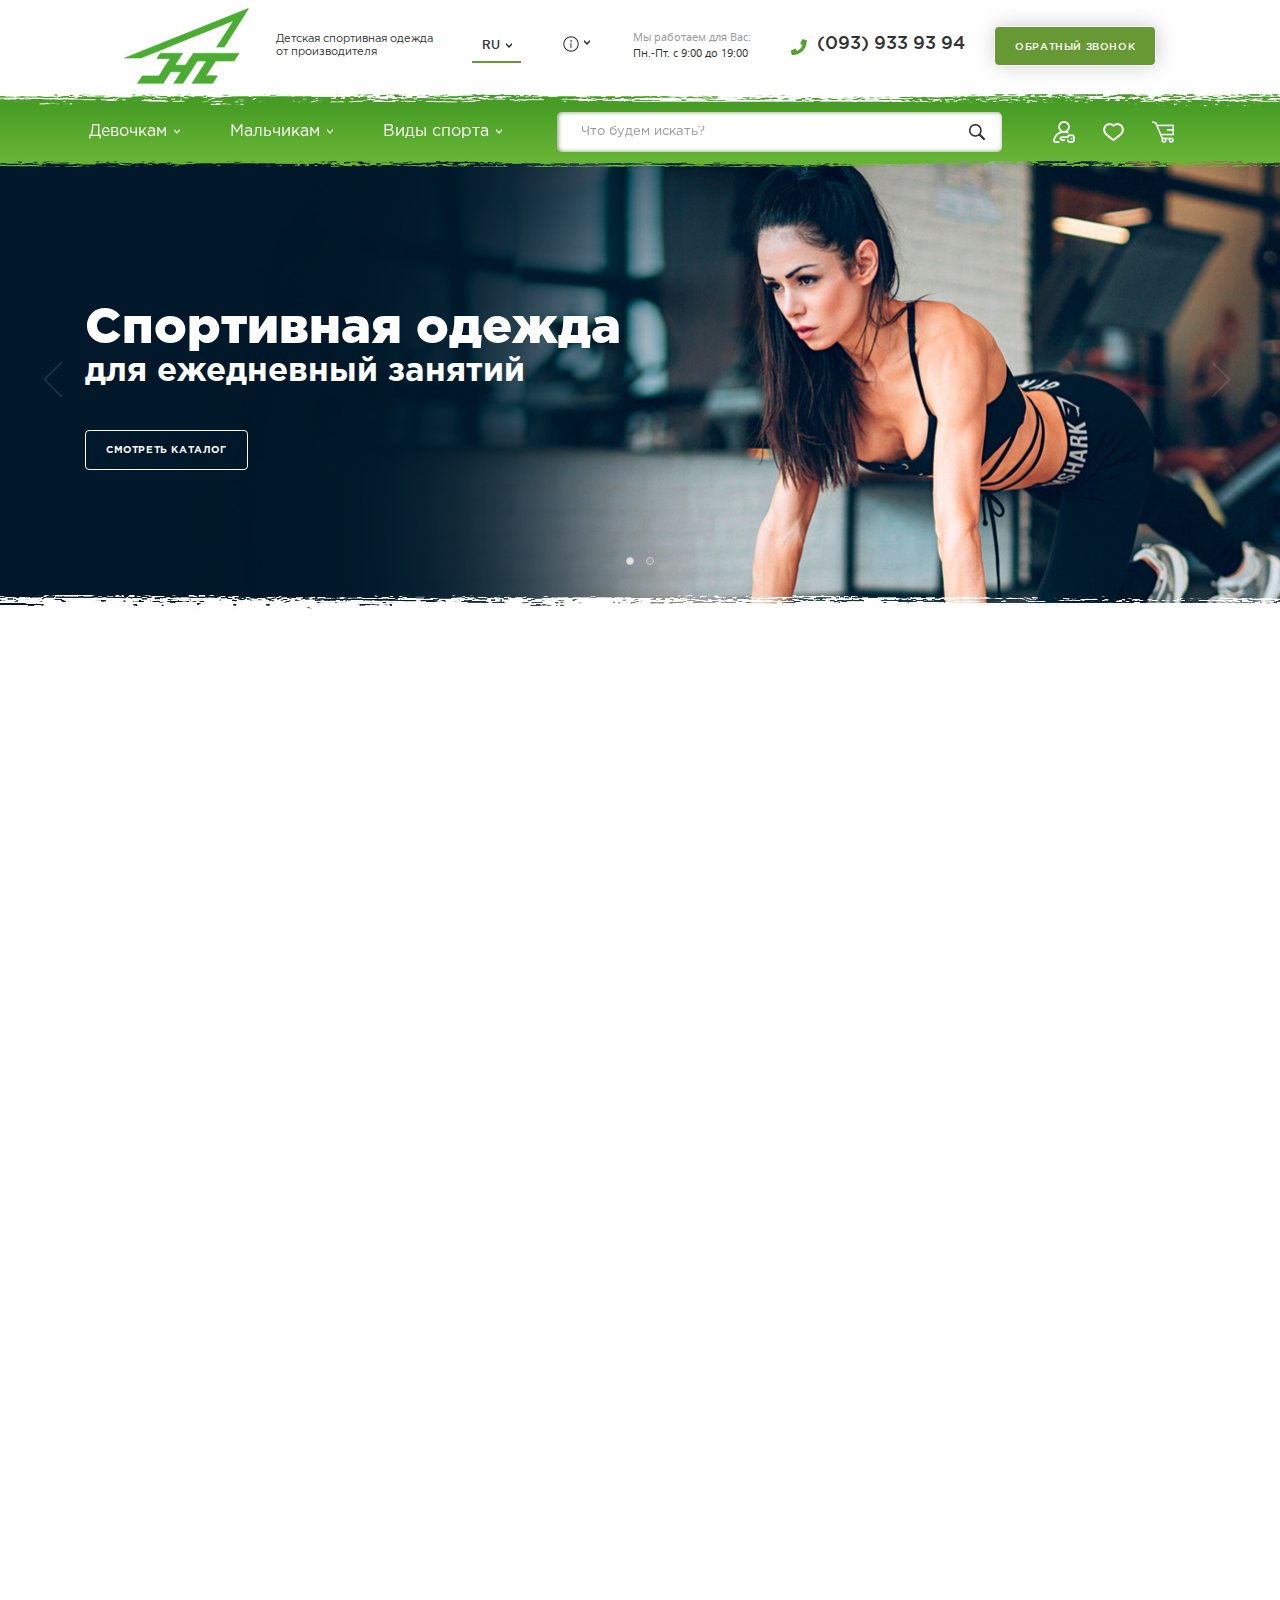
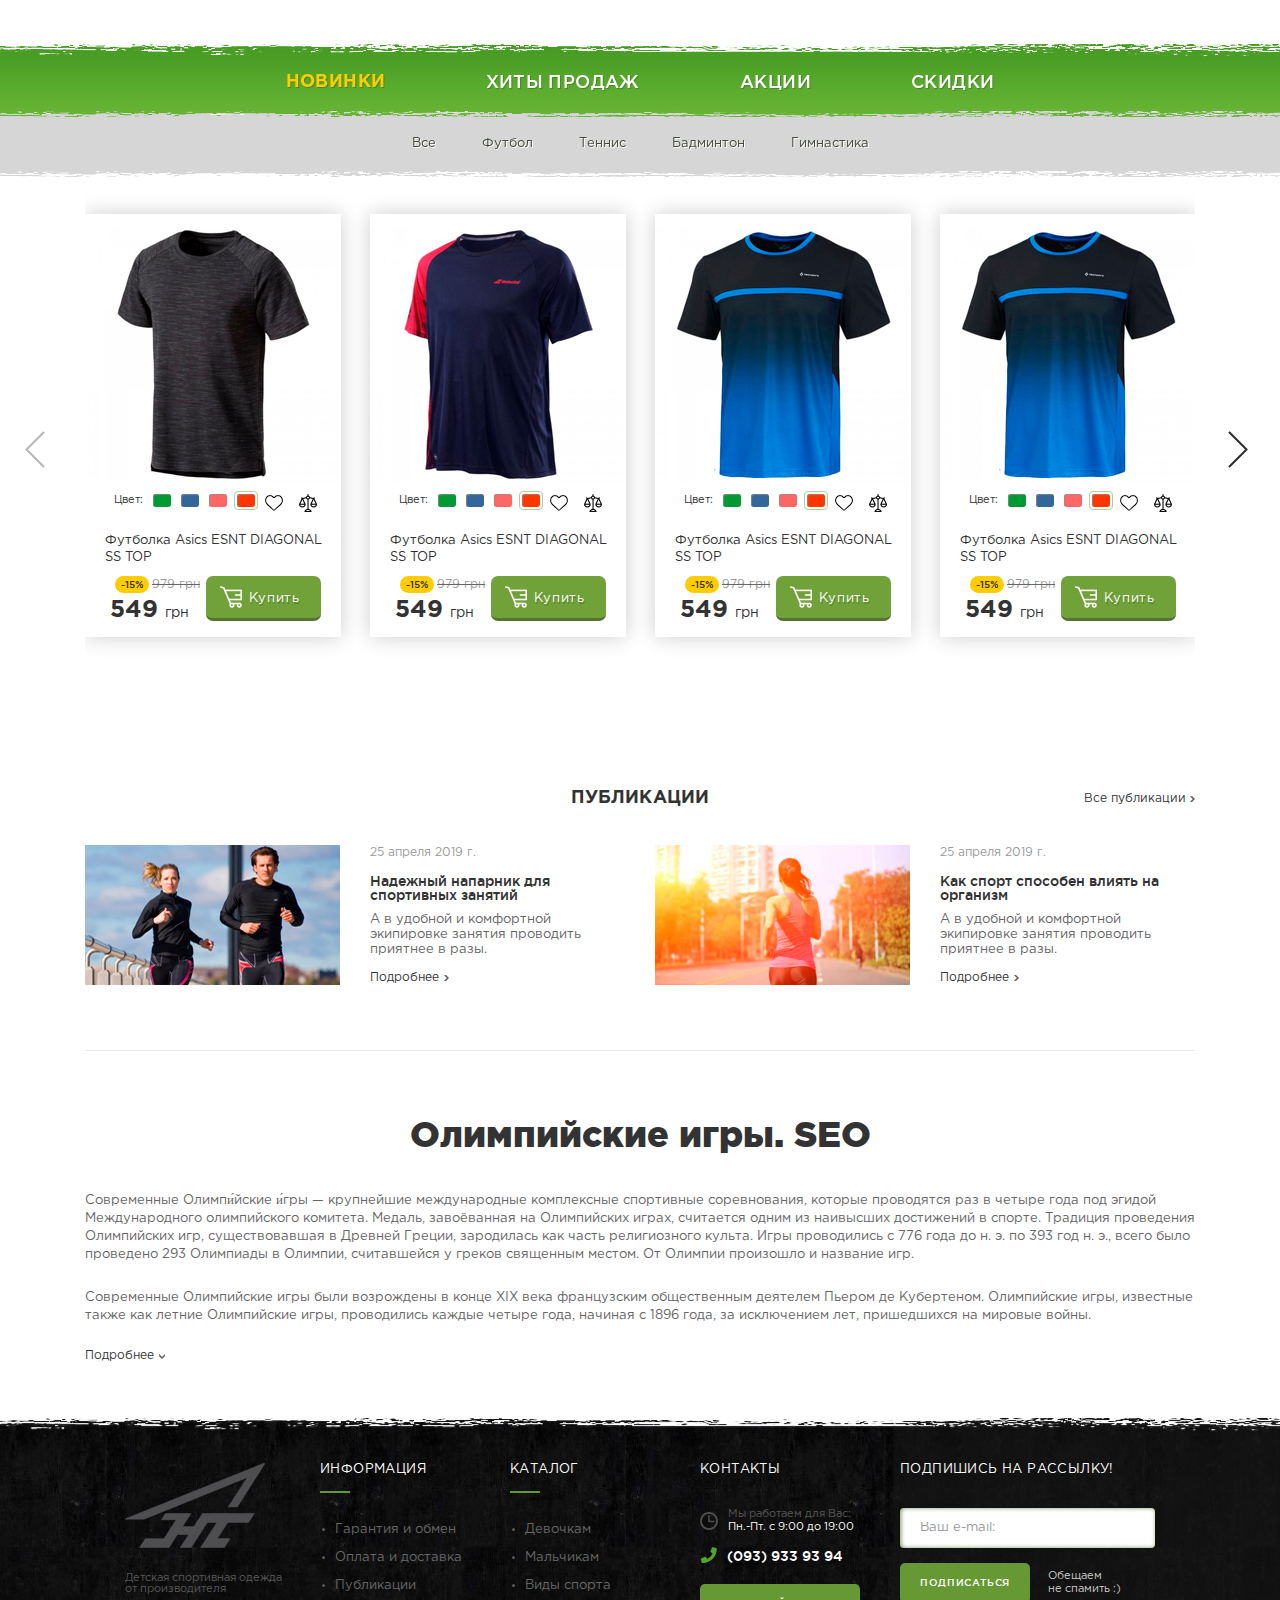
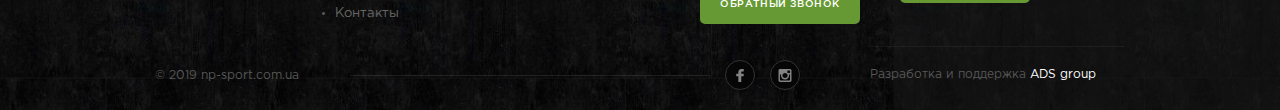
<file: index.html>
<!DOCTYPE html>
<head>
	<meta charset="utf-8">
	<title>NP sport - Детская спортивная одежда от производителя</title>
    
    <meta name="viewport" content="width=device-width, initial-scale=1.0" />
    <meta name="viewport" content="width=device-width, initial-scale=1.0, maximum-scale=1.0, user-scalable=no"> 

    <link rel="stylesheet" type="text/css" href="css/bootstrap.min.css">
    <link rel="stylesheet" type="text/css" href="css/swiper.min.css">
    <link rel="stylesheet" type="text/css" href="css/fonts.css" />
    <link rel="stylesheet" type="text/css" href="css/style.css" /> 
    
    <link rel="icon" href="img/favicon.png" type="image/x-icon">
	<link rel="shortcut icon" href="img/favicon.png" type="image/x-icon">
    
    <script type="text/javascript" src="js/jquery.js"></script>
    <script type="text/javascript" src="js/bootstrap.min.js"></script>
    <script type="text/javascript" src="js/swiper.min.js"></script>
    <script type="text/javascript" src="js/jquery.maskedinput.min.js"></script>
  
</head>
	<body class="js-loading">
       <div id="loader">
            <div id="cube-loader">
                <div class='sk-double-bounce'>
                    <div class='sk-child sk-double-bounce-1'></div>
                    <div class='sk-child sk-double-bounce-2'></div>
                </div>
           </div>
        </div><!--/Loader-->
        
        <div id="main">
            <div id="wrapper">
                <header>
                    <div class="white-bg">
                        <div class="container">
                            <div class="top row">
                                <div class="logo"><a href="#"><img src="img/logo.png" alt="NP sport" /><span>Детская спортивная одежда <br/>от производителя</span></a></div>
                                               
                                <div class="language-block">
                                    <form action="" method="post" id="form-language">
                                        <div class="btn-group">
                                            <button class="btn btn-link dropdown-toggle" data-toggle="dropdown"><span class="hidden-xs hidden-sm hidden-md">RU</span>
                                                <div class="img-arrow"><img src="img/ico/arrow.png" alt="" /></div>
                                            </button>
                                
                                            <ul class="dropdown-menu">
                                                <li>
                                                    <button class="btn btn-link btn-block language-select" type="button" name="RU">RU</button>
                                                </li>
                                                <li>
                                                    <button class="btn btn-link btn-block language-select" type="button" name="EN">EN</button>
                                                </li>
                                
                                            </ul>
                                        </div>
                                        <input type="hidden" name="code" value="" />
                                        <input type="hidden" name="redirect" value="" />
                                    </form>
                                </div><!-- language -->
 
                                
                                <div class="info">
                                    <div class="select-block">
                                        <div class="select_header">
                                            <span><img src="img/ico/i.png" alt=""/></span>
                                            <div class="img-arrow"><img src="img/ico/arrow.png" alt=""/></div>
                                        </div>
                                        <ul class="select_body">
                                            <li>I1</li>
                                            <li>I2</li>
                                        </ul>
                                    </div><!--select-block-->
                                </div>
                                <div class="working-hours">
                                    <p class="tit">Мы работаем для Вас:</p>
                                    <p class="value">Пн.-Пт. с 9:00 до 19:00</p>
                                </div>
                                <div class="contacts">
                                    <a href="tel:(093) 933 93 94" class="phone"><img src="img/ico/phone.png" alt=""/>(093) 933 93 94</a>
                                    <div class="btn">Обратный звонок</div>
                                </div>
                            </div><!-- .row  -->
                        </div><!-- .container -->
                    </div>
                    
                    <div class="bottom green-bg">
                        
                        <div class="container">
                            <div class="row">
                                <div id="navigation">
                                    <div class="cd-nav-trigger">
                                        <div class="hamburger-menu">
                                            <div class="bar"></div>
                                            <div class="bar"></div>
                                            <div class="bar"></div>
                                        </div>
                                    </div>
                                    <ul class="navigation-menu">
                                        <li class="has-submenu">
                                            <a href="#">Девочкам <img src="img/ico/arrow.png" alt=""/></a>
                                            <ul class="submenu">
                                                <li class="tit">Одежда для мальчиков</li>
                                                <li><a href="#">Футболки / майки / поло</a></li>
                                                <li><a href="#">Толстовки / Свитера / Флис</a></li>
                                                <li><a href="#">Шорты</a></li>
                                                <li><a href="#">Ветровки</a></li>
                                                <li><a href="#">Брюки спортивные</a></li>
                                                <li><a href="#">Куртки</a></li>
                                                <li><a href="#">Костюмы спортивные</a></li>
                                                <li><a href="#">Пуховики</a></li>
                                                <li><a href="#">Комбинезоны</a></li>
                                                <li><a href="#">Жилетки</a></li>
                                                <li><a href="#">Рубашки / гольфы</a></li>
                                                <li><a href="#">Термобелье</a></li>
                                            </ul>
                                        </li>
                                        <li class="has-submenu">
                                            <a href="#">Мальчикам <img src="img/ico/arrow.png" alt=""/></a>
                                            <ul class="submenu">
                                                <li class="tit">Одежда для мальчиков</li>
                                                <li><a href="#">Футболки / майки / поло</a></li>
                                                <li><a href="#">Толстовки / Свитера / Флис</a></li>
                                                <li><a href="#">Шорты</a></li>
                                                <li><a href="#">Ветровки</a></li>
                                                <li><a href="#">Брюки спортивные</a></li>
                                                <li><a href="#">Куртки</a></li>
                                                <li><a href="#">Костюмы спортивные</a></li>
                                                <li><a href="#">Пуховики</a></li>
                                                <li><a href="#">Комбинезоны</a></li>
                                                <li><a href="#">Жилетки</a></li>
                                                <li><a href="#">Рубашки / гольфы</a></li>
                                                <li><a href="#">Термобелье</a></li>
                                            </ul>
                                        </li>
                                        <li class="has-submenu">
                                            <a href="#">Виды спорта <img src="img/ico/arrow.png" alt=""/></a>
                                            <ul class="submenu">
                                                <li class="tit">Одежда для мальчиков</li>
                                                <li><a href="#">Футболки / майки / поло</a></li>
                                                <li><a href="#">Толстовки / Свитера / Флис</a></li>
                                                <li><a href="#">Шорты</a></li>
                                                <li><a href="#">Ветровки</a></li>
                                                <li><a href="#">Брюки спортивные</a></li>
                                                <li><a href="#">Куртки</a></li>
                                                <li><a href="#">Костюмы спортивные</a></li>
                                                <li><a href="#">Пуховики</a></li>
                                                <li><a href="#">Комбинезоны</a></li>
                                                <li><a href="#">Жилетки</a></li>
                                                <li><a href="#">Рубашки / гольфы</a></li>
                                                <li><a href="#">Термобелье</a></li>
                                            </ul>
                                        </li>
                                        <li class="c-nav">
                                            <div class="contacts">
                                                <div class="btn">Обратный звонок</div>
                                             </div>
                                        </li>
                                    </ul>
                                    
                                </div><!-- End navigation menu -->
                                
                                <div id="search" class="form-group search">
                                    <div class="input-group">
                                        <input type="search" name="search" placeholder="Что будем искать?" value="" class="form-control">
                                        <button type="button"><img src="img/ico/search.png" alt=""/></button>
                                    </div>
                                </div>
                                
                                <div class="ico-block">
                                    <a href="#" class="login"><img src="img/ico/login.png" alt=""/></a>
                                    <a href="#" class="like"><img src="img/ico/like.png" alt=""/></a>
                                    <a href="#" class="cart"><img src="img/ico/cart.png" alt=""/></a>
                                </div>
                            </div><!-- .row  -->
                        </div><!-- .container -->
                    </div>
                </header>
                
                <section id="main_slider" class="slider">
                    <div class="swiper-container">
                        <div class="swiper-wrapper">
                            <div class="swiper-slide" style="background:url(img/slider/1.jpg) no-repeat center center; background-size: cover;">
                                <div class="container">
                                    <div class="info">
                                        <h2>Спортивная одежда</h2>
                                        <p>для ежедневный занятий</p>
                                        <a href="#" class="more">Смотреть каталог</a>
                                    </div>
                                </div>
                            </div> <!-- End .swiper-slide -->
                            
                            <div class="swiper-slide" style="background:url(img/slider/2.jpg) no-repeat right center; background-size: cover;">
                                <div class="container">
                                    <div class="info">
                                        <h2>Повседневная одежда</h2>
                                        <p>для ежедневный занятий</p>
                                        <a href="#" class="more">Смотреть каталог</a>
                                    </div>
                                </div>
                            </div> <!-- End .swiper-slide -->
                        </div>
                        <!--swiper-wrapper-->
                        <div class="swiper-pagination"></div>
                        <div class="swiper-button-prev">
                            <svg width="20px" height="37px" class="arrow-slider">
                            	<path fill-rule="evenodd"  fill="rgb(255, 255, 255)" d="M19.707,35.292 L18.293,36.707 L0.293,18.707 L0.500,18.500 L0.293,18.292 L18.293,0.292 L19.707,1.707 L2.914,18.500 L19.707,35.292 Z"/>
                            </svg>
                        </div>
                        <div class="swiper-button-next">
							<svg width="20px" height="37px" class="arrow-slider">
                            	<path fill-rule="evenodd"  fill="rgb(255, 255, 255)" d="M19.707,18.707 L1.707,36.707 L0.293,35.292 L17.086,18.500 L0.293,1.707 L1.707,0.292 L19.707,18.292 L19.500,18.500 L19.707,18.707 Z"/>
                            </svg>
                        </div>
                    </div><!-- End #slider_project -->

				  <script>
                        var swiper = new Swiper('#main_slider .swiper-container', {
                            spaceBetween: 0,
                            //centeredSlides: true,
                            slidesPerView: 1,
                            //slideToClickedSlide: true,
                            loop: true,
                            effect: 'fade',
    
                            pagination: {
                                el: '#main_slider .swiper-pagination',
								clickable: true,
                            },
    
                            navigation: {
                                nextEl: '#main_slider .swiper-button-next',
                                prevEl: '#main_slider .swiper-button-prev',
                            },
                        });
                    </script>  
                </section>
                
                <section id="main_categories">
                    <div class="container-1700">
                        <div class="row">
                            <div class="item football fadeEl fadeEl-left">
                                <div class="bg-block">
                                	<img src="img/categories/football-bg.png" alt=""/>
                                </div>
                                <div class="img-block">
                                    <img src="img/categories/football-men.png" class="men" />
                                </div>
                                <div class="tit"><h2>Футбол</h2></div>
                                <a href="#" class="link"></a>
                            </div><!-- .item -->
                            <div class="item tennis fadeEl">
                                <div class="bg-block">
                                	<img src="img/categories/tennis-bg.png" alt=""/>
                                </div>
                                <div class="img-block">
                                    <img src="img/categories/tennis-men.png" class="men"/>
                                </div>
                                <div class="tit"><h2>Теннис</h2></div>
                                <a href="#" class="link"></a>
                            </div><!-- .item -->
                            <div class="item badminton fadeEl">
                                <div class="bg-block">
                                	<img src="img/categories/badminton-bg.png" alt=""/>
                                </div>
                                <div class="img-block">
                                    <img src="img/categories/badminton-men.png" class="men"/>
                                </div>
                                <div class="tit"><h2>Бадминтон</h2></div>
                                <a href="#" class="link"></a>
                            </div><!-- .item -->
                            <div class="item gymnastics fadeEl fadeEl-right">
                                <div class="bg-block">
                                	<img src="img/categories/gymnastics-bg.png" alt=""/>
                                </div>
                                <div class="img-block">
                                    <img src="img/categories/gymnastics.png" class="men"/>
                                </div>
                                <div class="tit"><h2>Гимнастика</h2></div>
                                <a href="#" class="link"></a>
                            </div><!-- .item -->
                        </div><!-- .row -->
                    </div><!--container-1700-->
                </section>
                
                
                <section id="main_product">
                
                    <div id="product-filter">
                        <div class="container">
                            <ul>
                                <li id="new" class="active">Новинки</li>                   
                                <li id="hit">Хиты продаж</li>                  
                                <li id="promo">Акции</li>               
                                <li id="sale">Скидки</li>
                            </ul>
                        </div><!--container-->
                    </div><!--product-filter-->
                    
                    <div id="product-new" class="product-filter-item active" data-filter="">
                       <div class="product-categories">
                            <div class="container">
                                <ul>
                                    <li id="s-all">Все</li>                   
                                    <li id="s-football">Футбол</li>                  
                                    <li id="s-tennis">Теннис</li>               
                                    <li id="s-badminton">Бадминтон</li>
                                    <li id="s-gymnastics">Гимнастика</li>
                                </ul>
                            </div><!--container-->
                        </div>  <!-- /product-categories --> 
                        
                        <div class="swiper-container">
                            <div class="swiper-wrapper">
                                <div class="swiper-slide active" data-filter="s-football">
                                    <div class="сard_product">
                                        <figure>
                                            <div class="img-block">
                                                <div class="img-product"><a href="#"><img src="img/catalog/img1.png" alt="" /></a></div>
                                                <div class="zoom"><img src="img/ico/zoom.png" alt=""/></div>
                                            </div>
                                            <figcaption>
                                                <div class="row">
                                                    <div class="color-block">
                                                        <ul>
                                                            <li class="tit">Цвет:</li>
                                                            <li class="color"><input type="button" style="background:#093"/></li>
                                                            <li class="color"><input type="button" style="background:#369" /></li>
                                                            <li class="color"><input type="button" style="background:#F66"/></li>
                                                            <li class="color active"><input type="button" style="background:#ff3600" /></li>
                                                        </ul>
                                                    </div>
                                                    <div class="ico-block">
                                                        <button type="button" class="wishlist like"></button>
                                                        <div class="compare"><button type="button" class="ico"></button></div>
                                                    </div>
                                                </div> <!-- .row -->
                                                <div class="tit"><a href="#">Футболка Asics ESNT DIAGONAL SS TOP</a></div>
                                                <div class="row">
                                                    <div class="price-block">
                                                        <div class="old-price">
                                                            <div class="price-sale">-15%</div>
                                                            <div class="price">979 грн</div>
                                                        </div>
                                                        <div class="new-price">549 <span>грн</span></div>
                                                    </div>
                                                    <div class="btn buy-btn">
                                                        <span>Купить</span>
                                                    </div>
                                                </div> <!-- .row -->
                                            </figcaption>
                                        </figure>
                                        <div class="quick-order">
                                            <div class="tit">Выберите размер</div>
                                            <ul class="chose">
                                                <li><span>142</span></li>
                                                <li><span>144</span></li>
                                                <li><span>148</span></li>
                                                <li><span>150</span></li>
                                                <li><span class="active">158</span></li>
                                            </ul>
                                            <div id="prod-1" class="btn modal-block"><span>Быстрый заказ</span></div>
                                        </div>
                                	</div><!-- .сard_product -->
                                </div><!-- .swiper-slide -->
                                
                                <div class="swiper-slide active" data-filter="s-gymnastics">
                                    <div class="сard_product">
                                        <figure>
                                            <div class="img-block">
                                                <div class="img-product"><a href="#"><img src="img/catalog/img2.png" alt="" /></a></div>
                                                <div class="zoom"><img src="img/ico/zoom.png" alt=""/></div>
                                            </div>
                                            <figcaption>
                                                <div class="row">
                                                    <div class="color-block">
                                                        <ul>
                                                            <li class="tit">Цвет:</li>
                                                            <li class="color"><input type="button" style="background:#093"/></li>
                                                            <li class="color"><input type="button" style="background:#369" /></li>
                                                            <li class="color"><input type="button" style="background:#F66"/></li>
                                                            <li class="color active"><input type="button" style="background:#ff3600" /></li>
                                                        </ul>
                                                    </div>
                                                    <div class="ico-block">
                                                        <button type="button" class="wishlist like"></button>
                                                        <div class="compare"><button type="button" class="ico"></button></div>
                                                    </div>
                                                </div> <!-- .row -->
                                                <div class="tit"><a href="#">Футболка Asics ESNT DIAGONAL SS TOP</a></div>
                                                <div class="row">
                                                    <div class="price-block">
                                                        <div class="old-price">
                                                            <div class="price-sale">-15%</div>
                                                            <div class="price">979 грн</div>
                                                        </div>
                                                        <div class="new-price">549 <span>грн</span></div>
                                                    </div>
                                                    <div class="btn buy-btn">
                                                        <span>Купить</span>
                                                    </div>
                                                </div> <!-- .row -->
                                            </figcaption>
                                        </figure>
                                        <div class="quick-order">
                                            <div class="tit">Выберите размер</div>
                                            <ul class="chose">
                                                <li><span>142</span></li>
                                                <li><span>144</span></li>
                                                <li><span>148</span></li>
                                                <li><span>150</span></li>
                                                <li><span class="active">158</span></li>
                                            </ul>
                                            <div id="prod-1" class="btn modal-block"><span>Быстрый заказ</span></div>
                                        </div>
                                	</div><!-- .сard_product -->
                                </div><!-- .swiper-slide -->
                                
                                <div class="swiper-slide active" data-filter="s-football">
                                    <div class="сard_product">
                                        <figure>
                                            <div class="img-block">
                                                <div class="img-product"><a href="#"><img src="img/catalog/img3.png" alt="" /></a></div>
                                                <div class="zoom"><img src="img/ico/zoom.png" alt=""/></div>
                                            </div>
                                            <figcaption>
                                                <div class="row">
                                                    <div class="color-block">
                                                        <ul>
                                                            <li class="tit">Цвет:</li>
                                                            <li class="color"><input type="button" style="background:#093"/></li>
                                                            <li class="color"><input type="button" style="background:#369" /></li>
                                                            <li class="color"><input type="button" style="background:#F66"/></li>
                                                            <li class="color active"><input type="button" style="background:#ff3600" /></li>
                                                        </ul>
                                                    </div>
                                                    <div class="ico-block">
                                                        <button type="button" class="wishlist like"></button>
                                                        <div class="compare"><button type="button" class="ico"></button></div>
                                                    </div>
                                                </div> <!-- .row -->
                                                <div class="tit"><a href="#">Футболка Asics ESNT DIAGONAL SS TOP</a></div>
                                                <div class="row">
                                                    <div class="price-block">
                                                        <div class="old-price">
                                                            <div class="price-sale">-15%</div>
                                                            <div class="price">979 грн</div>
                                                        </div>
                                                        <div class="new-price">549 <span>грн</span></div>
                                                    </div>
                                                    <div class="btn buy-btn">
                                                        <span>Купить</span>
                                                    </div>
                                                </div> <!-- .row -->
                                            </figcaption>
                                        </figure>
                                        <div class="quick-order">
                                            <div class="tit">Выберите размер</div>
                                            <ul class="chose">
                                                <li><span>142</span></li>
                                                <li><span>144</span></li>
                                                <li><span>148</span></li>
                                                <li><span>150</span></li>
                                                <li><span class="active">158</span></li>
                                            </ul>
                                            <div id="prod-1" class="btn modal-block"><span>Быстрый заказ</span></div>
                                        </div>
                                	</div><!-- .сard_product -->
                                </div><!-- .swiper-slide -->
                                <div class="swiper-slide active" data-filter="s-football">
                                    <div class="сard_product">
                                        <figure>
                                            <div class="img-block">
                                                <div class="img-product"><a href="#"><img src="img/catalog/img4.png" alt="" /></a></div>
                                                <div class="zoom"><img src="img/ico/zoom.png" alt=""/></div>
                                            </div>
                                            <figcaption>
                                                <div class="row">
                                                    <div class="color-block">
                                                        <ul>
                                                            <li class="tit">Цвет:</li>
                                                            <li class="color"><input type="button" style="background:#093"/></li>
                                                            <li class="color"><input type="button" style="background:#369" /></li>
                                                            <li class="color"><input type="button" style="background:#F66"/></li>
                                                            <li class="color active"><input type="button" style="background:#ff3600" /></li>
                                                        </ul>
                                                    </div>
                                                    <div class="ico-block">
                                                        <button type="button" class="wishlist like"></button>
                                                        <div class="compare"><button type="button" class="ico"></button></div>
                                                    </div>
                                                </div> <!-- .row -->
                                                <div class="tit"><a href="#">Футболка Asics ESNT DIAGONAL SS TOP</a></div>
                                                <div class="row">
                                                    <div class="price-block">
                                                        <div class="old-price">
                                                            <div class="price-sale">-15%</div>
                                                            <div class="price">979 грн</div>
                                                        </div>
                                                        <div class="new-price">549 <span>грн</span></div>
                                                    </div>
                                                    <div class="btn buy-btn">
                                                        <span>Купить</span>
                                                    </div>
                                                </div> <!-- .row -->
                                            </figcaption>
                                        </figure>
                                        <div class="quick-order">
                                            <div class="tit">Выберите размер</div>
                                            <ul class="chose">
                                                <li><span>142</span></li>
                                                <li><span>144</span></li>
                                                <li><span>148</span></li>
                                                <li><span>150</span></li>
                                                <li><span class="active">158</span></li>
                                            </ul>
                                            <div id="prod-1" class="btn modal-block"><span>Быстрый заказ</span></div>
                                        </div>
                                	</div><!-- .сard_product -->
                                </div><!-- .swiper-slide -->
                                <div class="swiper-slide active" data-filter="s-gymnastics">
                                    <div class="сard_product">
                                        <figure>
                                            <div class="img-block">
                                                <div class="img-product"><a href="#"><img src="img/catalog/img5.png" alt="" /></a></div>
                                                <div class="zoom"><img src="img/ico/zoom.png" alt=""/></div>
                                            </div>
                                            <figcaption>
                                                <div class="row">
                                                    <div class="color-block">
                                                        <ul>
                                                            <li class="tit">Цвет:</li>
                                                            <li class="color"><input type="button" style="background:#093"/></li>
                                                            <li class="color"><input type="button" style="background:#369" /></li>
                                                            <li class="color"><input type="button" style="background:#F66"/></li>
                                                            <li class="color active"><input type="button" style="background:#ff3600" /></li>
                                                        </ul>
                                                    </div>
                                                    <div class="ico-block">
                                                        <button type="button" class="wishlist like"></button>
                                                        <div class="compare"><button type="button" class="ico"></button></div>
                                                    </div>
                                                </div> <!-- .row -->
                                                <div class="tit"><a href="#">Футболка Asics ESNT DIAGONAL SS TOP</a></div>
                                                <div class="row">
                                                    <div class="price-block">
                                                        <div class="old-price">
                                                            <div class="price-sale">-15%</div>
                                                            <div class="price">979 грн</div>
                                                        </div>
                                                        <div class="new-price">549 <span>грн</span></div>
                                                    </div>
                                                    <div class="btn buy-btn">
                                                        <span>Купить</span>
                                                    </div>
                                                </div> <!-- .row -->
                                            </figcaption>
                                        </figure>
                                        <div class="quick-order">
                                            <div class="tit">Выберите размер</div>
                                            <ul class="chose">
                                                <li><span>142</span></li>
                                                <li><span>144</span></li>
                                                <li><span>148</span></li>
                                                <li><span>150</span></li>
                                                <li><span class="active">158</span></li>
                                            </ul>
                                            <div id="prod-1" class="btn modal-block"><span>Быстрый заказ</span></div>
                                        </div>
                                	</div><!-- .сard_product -->
                                </div><!-- .swiper-slide -->
                                <div class="swiper-slide active" data-filter="s-badminton">
                                    <div class="сard_product">
                                        <figure>
                                            <div class="img-block">
                                                <div class="img-product"><a href="#"><img src="img/catalog/img6.png" alt="" /></a></div>
                                                <div class="zoom"><img src="img/ico/zoom.png" alt=""/></div>
                                            </div>
                                            <figcaption>
                                                <div class="row">
                                                    <div class="color-block">
                                                        <ul>
                                                            <li class="tit">Цвет:</li>
                                                            <li class="color"><input type="button" style="background:#093"/></li>
                                                            <li class="color"><input type="button" style="background:#369" /></li>
                                                            <li class="color"><input type="button" style="background:#F66"/></li>
                                                            <li class="color active"><input type="button" style="background:#ff3600" /></li>
                                                        </ul>
                                                    </div>
                                                    <div class="ico-block">
                                                        <button type="button" class="wishlist like"></button>
                                                        <div class="compare"><button type="button" class="ico"></button></div>
                                                    </div>
                                                </div> <!-- .row -->
                                                <div class="tit"><a href="#">Футболка Asics ESNT DIAGONAL SS TOP</a></div>
                                                <div class="row">
                                                    <div class="price-block">
                                                        <div class="old-price">
                                                            <div class="price-sale">-15%</div>
                                                            <div class="price">979 грн</div>
                                                        </div>
                                                        <div class="new-price">549 <span>грн</span></div>
                                                    </div>
                                                    <div class="btn buy-btn">
                                                        <span>Купить</span>
                                                    </div>
                                                </div> <!-- .row -->
                                            </figcaption>
                                        </figure>
                                        <div class="quick-order">
                                            <div class="tit">Выберите размер</div>
                                            <ul class="chose">
                                                <li><span>142</span></li>
                                                <li><span>144</span></li>
                                                <li><span>148</span></li>
                                                <li><span>150</span></li>
                                                <li><span class="active">158</span></li>
                                            </ul>
                                            <div id="prod-1" class="btn modal-block"><span>Быстрый заказ</span></div>
                                        </div>
                                	</div><!-- .сard_product -->
                                </div><!-- .swiper-slide -->
                                <div class="swiper-slide active" data-filter="s-badminton">
                                    <div class="сard_product">
                                        <figure>
                                            <div class="img-block">
                                                <div class="img-product"><a href="#"><img src="img/catalog/img1.png" alt="" /></a></div>
                                                <div class="zoom"><img src="img/ico/zoom.png" alt=""/></div>
                                            </div>
                                            <figcaption>
                                                <div class="row">
                                                    <div class="color-block">
                                                        <ul>
                                                            <li class="tit">Цвет:</li>
                                                            <li class="color"><input type="button" style="background:#093"/></li>
                                                            <li class="color"><input type="button" style="background:#369" /></li>
                                                            <li class="color"><input type="button" style="background:#F66"/></li>
                                                            <li class="color active"><input type="button" style="background:#ff3600" /></li>
                                                        </ul>
                                                    </div>
                                                    <div class="ico-block">
                                                        <button type="button" class="wishlist like"></button>
                                                        <div class="compare"><button type="button" class="ico"></button></div>
                                                    </div>
                                                </div> <!-- .row -->
                                                <div class="tit"><a href="#">Футболка Asics ESNT DIAGONAL SS TOP</a></div>
                                                <div class="row">
                                                    <div class="price-block">
                                                        <div class="old-price">
                                                            <div class="price-sale">-15%</div>
                                                            <div class="price">979 грн</div>
                                                        </div>
                                                        <div class="new-price">549 <span>грн</span></div>
                                                    </div>
                                                    <div class="btn buy-btn">
                                                        <span>Купить</span>
                                                    </div>
                                                </div> <!-- .row -->
                                            </figcaption>
                                        </figure>
                                        <div class="quick-order">
                                            <div class="tit">Выберите размер</div>
                                            <ul class="chose">
                                                <li><span>142</span></li>
                                                <li><span>144</span></li>
                                                <li><span>148</span></li>
                                                <li><span>150</span></li>
                                                <li><span class="active">158</span></li>
                                            </ul>
                                            <div id="prod-1" class="btn modal-block"><span>Быстрый заказ</span></div>
                                        </div>
                                	</div><!-- .сard_product -->
                                </div><!-- .swiper-slide -->
                                <div class="swiper-slide active" data-filter="s-tennis">
                                    <div class="сard_product">
                                        <figure>
                                            <div class="img-block">
                                                <div class="img-product"><a href="#"><img src="img/catalog/img2.png" alt="" /></a></div>
                                                <div class="zoom"><img src="img/ico/zoom.png" alt=""/></div>
                                            </div>
                                            <figcaption>
                                                <div class="row">
                                                    <div class="color-block">
                                                        <ul>
                                                            <li class="tit">Цвет:</li>
                                                            <li class="color"><input type="button" style="background:#093"/></li>
                                                            <li class="color"><input type="button" style="background:#369" /></li>
                                                            <li class="color"><input type="button" style="background:#F66"/></li>
                                                            <li class="color active"><input type="button" style="background:#ff3600" /></li>
                                                        </ul>
                                                    </div>
                                                    <div class="ico-block">
                                                        <button type="button" class="wishlist like"></button>
                                                        <div class="compare"><button type="button" class="ico"></button></div>
                                                    </div>
                                                </div> <!-- .row -->
                                                <div class="tit"><a href="#">Футболка Asics ESNT DIAGONAL SS TOP</a></div>
                                                <div class="row">
                                                    <div class="price-block">
                                                        <div class="old-price">
                                                            <div class="price-sale">-15%</div>
                                                            <div class="price">979 грн</div>
                                                        </div>
                                                        <div class="new-price">549 <span>грн</span></div>
                                                    </div>
                                                    <div class="btn buy-btn">
                                                        <span>Купить</span>
                                                    </div>
                                                </div> <!-- .row -->
                                            </figcaption>
                                        </figure>
                                        <div class="quick-order">
                                            <div class="tit">Выберите размер</div>
                                            <ul class="chose">
                                                <li><span>142</span></li>
                                                <li><span>144</span></li>
                                                <li><span>148</span></li>
                                                <li><span>150</span></li>
                                                <li><span class="active">158</span></li>
                                            </ul>
                                            <div id="prod-1" class="btn modal-block"><span>Быстрый заказ</span></div>
                                        </div>
                                	</div><!-- .сard_product -->
                                </div><!-- .swiper-slide -->
                                <div class="swiper-slide active" data-filter="s-tennis">
                                    <div class="сard_product">
                                        <figure>
                                            <div class="img-block">
                                                <div class="img-product"><a href="#"><img src="img/catalog/img3.png" alt="" /></a></div>
                                                <div class="zoom"><img src="img/ico/zoom.png" alt=""/></div>
                                            </div>
                                            <figcaption>
                                                <div class="row">
                                                    <div class="color-block">
                                                        <ul>
                                                            <li class="tit">Цвет:</li>
                                                            <li class="color"><input type="button" style="background:#093"/></li>
                                                            <li class="color"><input type="button" style="background:#369" /></li>
                                                            <li class="color"><input type="button" style="background:#F66"/></li>
                                                            <li class="color active"><input type="button" style="background:#ff3600" /></li>
                                                        </ul>
                                                    </div>
                                                    <div class="ico-block">
                                                        <button type="button" class="wishlist like"></button>
                                                        <div class="compare"><button type="button" class="ico"></button></div>
                                                    </div>
                                                </div> <!-- .row -->
                                                <div class="tit"><a href="#">Футболка Asics ESNT DIAGONAL SS TOP</a></div>
                                                <div class="row">
                                                    <div class="price-block">
                                                        <div class="old-price">
                                                            <div class="price-sale">-15%</div>
                                                            <div class="price">979 грн</div>
                                                        </div>
                                                        <div class="new-price">549 <span>грн</span></div>
                                                    </div>
                                                    <div class="btn buy-btn">
                                                        <span>Купить</span>
                                                    </div>
                                                </div> <!-- .row -->
                                            </figcaption>
                                        </figure>
                                        <div class="quick-order">
                                            <div class="tit">Выберите размер</div>
                                            <ul class="chose">
                                                <li><span>142</span></li>
                                                <li><span>144</span></li>
                                                <li><span>148</span></li>
                                                <li><span>150</span></li>
                                                <li><span class="active">158</span></li>
                                            </ul>
                                            <div id="prod-1" class="btn modal-block"><span>Быстрый заказ</span></div>
                                        </div>
                                	</div><!-- .сard_product -->
                                </div><!-- .swiper-slide -->
                                <div class="swiper-slide active" data-filter="s-tennis">
                                    <div class="сard_product">
                                        <figure>
                                            <div class="img-block">
                                                <div class="img-product"><a href="#"><img src="img/catalog/img4.png" alt="" /></a></div>
                                                <div class="zoom"><img src="img/ico/zoom.png" alt=""/></div>
                                            </div>
                                            <figcaption>
                                                <div class="row">
                                                    <div class="color-block">
                                                        <ul>
                                                            <li class="tit">Цвет:</li>
                                                            <li class="color"><input type="button" style="background:#093"/></li>
                                                            <li class="color"><input type="button" style="background:#369" /></li>
                                                            <li class="color"><input type="button" style="background:#F66"/></li>
                                                            <li class="color active"><input type="button" style="background:#ff3600" /></li>
                                                        </ul>
                                                    </div>
                                                    <div class="ico-block">
                                                        <button type="button" class="wishlist like"></button>
                                                        <div class="compare"><button type="button" class="ico"></button></div>
                                                    </div>
                                                </div> <!-- .row -->
                                                <div class="tit"><a href="#">Футболка Asics ESNT DIAGONAL SS TOP</a></div>
                                                <div class="row">
                                                    <div class="price-block">
                                                        <div class="old-price">
                                                            <div class="price-sale">-15%</div>
                                                            <div class="price">979 грн</div>
                                                        </div>
                                                        <div class="new-price">549 <span>грн</span></div>
                                                    </div>
                                                    <div class="btn buy-btn">
                                                        <span>Купить</span>
                                                    </div>
                                                </div> <!-- .row -->
                                            </figcaption>
                                        </figure>
                                        <div class="quick-order">
                                            <div class="tit">Выберите размер</div>
                                            <ul class="chose">
                                                <li><span>142</span></li>
                                                <li><span>144</span></li>
                                                <li><span>148</span></li>
                                                <li><span>150</span></li>
                                                <li><span class="active">158</span></li>
                                            </ul>
                                            <div id="prod-1" class="btn modal-block"><span>Быстрый заказ</span></div>
                                        </div>
                                	</div><!-- .сard_product -->
                                </div><!-- .swiper-slide -->
                            </div>
                        </div><!-- swiper-container -->
                        <div class="swiper-button-prev">
                            <svg width="20px" height="37px" class="arrow-slider">
                            	<path fill-rule="evenodd"  fill="rgb(255, 255, 255)" d="M19.707,35.292 L18.293,36.707 L0.293,18.707 L0.500,18.500 L0.293,18.292 L18.293,0.292 L19.707,1.707 L2.914,18.500 L19.707,35.292 Z"/>
                            </svg>
                        </div>
                        <div class="swiper-button-next">
							<svg width="20px" height="37px" class="arrow-slider">
                            	<path fill-rule="evenodd"  fill="rgb(255, 255, 255)" d="M19.707,18.707 L1.707,36.707 L0.293,35.292 L17.086,18.500 L0.293,1.707 L1.707,0.292 L19.707,18.292 L19.500,18.500 L19.707,18.707 Z"/>
                            </svg>
                        </div>
                    </div><!-- / #product-new /product-filter-item -->
                    
                    
                    
                    <div id="product-hit" class="product-filter-item" data-filter="">
                        <div class="product-categories">
                            <div class="container">
                                <ul>
                                    <li id="s-all">Все</li>                   
                                    <li id="s-football">Футбол</li>                  
                                    <li id="s-tennis">Теннис</li>               
                                    <li id="s-badminton">Бадминтон</li>
                                    <li id="s-gymnastics">Гимнастика</li>
                                </ul>
                            </div><!--container-->
                        </div>  <!-- /product-categories --> 
                        
                        <div class="swiper-container">
                            <div class="swiper-wrapper">
                                <div class="swiper-slide active" data-filter="s-football">
                                    <div class="сard_product">
                                        <figure>
                                            <div class="img-block">
                                                <div class="img-product"><a href="#"><img src="img/catalog/img1.png" alt="" /></a></div>
                                                <div class="zoom"><img src="img/ico/zoom.png" alt=""/></div>
                                            </div>
                                            <figcaption>
                                                <div class="row">
                                                    <div class="color-block">
                                                        <ul>
                                                            <li class="tit">Цвет:</li>
                                                            <li class="color"><input type="button" style="background:#093"/></li>
                                                            <li class="color"><input type="button" style="background:#369" /></li>
                                                            <li class="color"><input type="button" style="background:#F66"/></li>
                                                            <li class="color active"><input type="button" style="background:#ff3600" /></li>
                                                        </ul>
                                                    </div>
                                                    <div class="ico-block">
                                                        <button type="button" class="wishlist like"></button>
                                                        <div class="compare"><button type="button" class="ico"></button></div>
                                                    </div>
                                                </div> <!-- .row -->
                                                <div class="tit"><a href="#">Футболка Asics ESNT DIAGONAL SS TOP</a></div>
                                                <div class="row">
                                                    <div class="price-block">
                                                        <div class="old-price">
                                                            <div class="price-sale">-15%</div>
                                                            <div class="price">979 грн</div>
                                                        </div>
                                                        <div class="new-price">549 <span>грн</span></div>
                                                    </div>
                                                    <div class="btn buy-btn">
                                                        <span>Купить</span>
                                                    </div>
                                                </div> <!-- .row -->
                                            </figcaption>
                                        </figure>
                                        <div class="quick-order">
                                            <div class="tit">Выберите размер</div>
                                            <ul class="chose">
                                                <li><span>142</span></li>
                                                <li><span>144</span></li>
                                                <li><span>148</span></li>
                                                <li><span>150</span></li>
                                                <li><span class="active">158</span></li>
                                            </ul>
                                            <div id="prod-1" class="btn modal-block"><span>Быстрый заказ</span></div>
                                        </div>
                                	</div><!-- .сard_product -->
                                </div><!-- .swiper-slide -->
                                
                                <div class="swiper-slide active" data-filter="s-gymnastics">
                                    <div class="сard_product">
                                        <figure>
                                            <div class="img-block">
                                                <div class="img-product"><a href="#"><img src="img/catalog/img2.png" alt="" /></a></div>
                                                <div class="zoom"><img src="img/ico/zoom.png" alt=""/></div>
                                            </div>
                                            <figcaption>
                                                <div class="row">
                                                    <div class="color-block">
                                                        <ul>
                                                            <li class="tit">Цвет:</li>
                                                            <li class="color"><input type="button" style="background:#093"/></li>
                                                            <li class="color"><input type="button" style="background:#369" /></li>
                                                            <li class="color"><input type="button" style="background:#F66"/></li>
                                                            <li class="color active"><input type="button" style="background:#ff3600" /></li>
                                                        </ul>
                                                    </div>
                                                    <div class="ico-block">
                                                        <button type="button" class="wishlist like"></button>
                                                        <div class="compare"><button type="button" class="ico"></button></div>
                                                    </div>
                                                </div> <!-- .row -->
                                                <div class="tit"><a href="#">Футболка Asics ESNT DIAGONAL SS TOP</a></div>
                                                <div class="row">
                                                    <div class="price-block">
                                                        <div class="old-price">
                                                            <div class="price-sale">-15%</div>
                                                            <div class="price">979 грн</div>
                                                        </div>
                                                        <div class="new-price">549 <span>грн</span></div>
                                                    </div>
                                                    <div class="btn buy-btn">
                                                        <span>Купить</span>
                                                    </div>
                                                </div> <!-- .row -->
                                            </figcaption>
                                        </figure>
                                        <div class="quick-order">
                                            <div class="tit">Выберите размер</div>
                                            <ul class="chose">
                                                <li><span>142</span></li>
                                                <li><span>144</span></li>
                                                <li><span>148</span></li>
                                                <li><span>150</span></li>
                                                <li><span class="active">158</span></li>
                                            </ul>
                                            <div id="prod-1" class="btn modal-block"><span>Быстрый заказ</span></div>
                                        </div>
                                	</div><!-- .сard_product -->
                                </div><!-- .swiper-slide -->
                                
                                <div class="swiper-slide active" data-filter="s-football">
                                    <div class="сard_product">
                                        <figure>
                                            <div class="img-block">
                                                <div class="img-product"><a href="#"><img src="img/catalog/img3.png" alt="" /></a></div>
                                                <div class="zoom"><img src="img/ico/zoom.png" alt=""/></div>
                                            </div>
                                            <figcaption>
                                                <div class="row">
                                                    <div class="color-block">
                                                        <ul>
                                                            <li class="tit">Цвет:</li>
                                                            <li class="color"><input type="button" style="background:#093"/></li>
                                                            <li class="color"><input type="button" style="background:#369" /></li>
                                                            <li class="color"><input type="button" style="background:#F66"/></li>
                                                            <li class="color active"><input type="button" style="background:#ff3600" /></li>
                                                        </ul>
                                                    </div>
                                                    <div class="ico-block">
                                                        <button type="button" class="wishlist like"></button>
                                                        <div class="compare"><button type="button" class="ico"></button></div>
                                                    </div>
                                                </div> <!-- .row -->
                                                <div class="tit"><a href="#">Футболка Asics ESNT DIAGONAL SS TOP</a></div>
                                                <div class="row">
                                                    <div class="price-block">
                                                        <div class="old-price">
                                                            <div class="price-sale">-15%</div>
                                                            <div class="price">979 грн</div>
                                                        </div>
                                                        <div class="new-price">549 <span>грн</span></div>
                                                    </div>
                                                    <div class="btn buy-btn">
                                                        <span>Купить</span>
                                                    </div>
                                                </div> <!-- .row -->
                                            </figcaption>
                                        </figure>
                                        <div class="quick-order">
                                            <div class="tit">Выберите размер</div>
                                            <ul class="chose">
                                                <li><span>142</span></li>
                                                <li><span>144</span></li>
                                                <li><span>148</span></li>
                                                <li><span>150</span></li>
                                                <li><span class="active">158</span></li>
                                            </ul>
                                            <div id="prod-1" class="btn modal-block"><span>Быстрый заказ</span></div>
                                        </div>
                                	</div><!-- .сard_product -->
                                </div><!-- .swiper-slide -->
                                <div class="swiper-slide active" data-filter="s-football">
                                    <div class="сard_product">
                                        <figure>
                                            <div class="img-block">
                                                <div class="img-product"><a href="#"><img src="img/catalog/img4.png" alt="" /></a></div>
                                                <div class="zoom"><img src="img/ico/zoom.png" alt=""/></div>
                                            </div>
                                            <figcaption>
                                                <div class="row">
                                                    <div class="color-block">
                                                        <ul>
                                                            <li class="tit">Цвет:</li>
                                                            <li class="color"><input type="button" style="background:#093"/></li>
                                                            <li class="color"><input type="button" style="background:#369" /></li>
                                                            <li class="color"><input type="button" style="background:#F66"/></li>
                                                            <li class="color active"><input type="button" style="background:#ff3600" /></li>
                                                        </ul>
                                                    </div>
                                                    <div class="ico-block">
                                                        <button type="button" class="wishlist like"></button>
                                                        <div class="compare"><button type="button" class="ico"></button></div>
                                                    </div>
                                                </div> <!-- .row -->
                                                <div class="tit"><a href="#">Футболка Asics ESNT DIAGONAL SS TOP</a></div>
                                                <div class="row">
                                                    <div class="price-block">
                                                        <div class="old-price">
                                                            <div class="price-sale">-15%</div>
                                                            <div class="price">979 грн</div>
                                                        </div>
                                                        <div class="new-price">549 <span>грн</span></div>
                                                    </div>
                                                    <div class="btn buy-btn">
                                                        <span>Купить</span>
                                                    </div>
                                                </div> <!-- .row -->
                                            </figcaption>
                                        </figure>
                                        <div class="quick-order">
                                            <div class="tit">Выберите размер</div>
                                            <ul class="chose">
                                                <li><span>142</span></li>
                                                <li><span>144</span></li>
                                                <li><span>148</span></li>
                                                <li><span>150</span></li>
                                                <li><span class="active">158</span></li>
                                            </ul>
                                            <div id="prod-1" class="btn modal-block"><span>Быстрый заказ</span></div>
                                        </div>
                                	</div><!-- .сard_product -->
                                </div><!-- .swiper-slide -->
                                <div class="swiper-slide active" data-filter="s-gymnastics">
                                    <div class="сard_product">
                                        <figure>
                                            <div class="img-block">
                                                <div class="img-product"><a href="#"><img src="img/catalog/img5.png" alt="" /></a></div>
                                                <div class="zoom"><img src="img/ico/zoom.png" alt=""/></div>
                                            </div>
                                            <figcaption>
                                                <div class="row">
                                                    <div class="color-block">
                                                        <ul>
                                                            <li class="tit">Цвет:</li>
                                                            <li class="color"><input type="button" style="background:#093"/></li>
                                                            <li class="color"><input type="button" style="background:#369" /></li>
                                                            <li class="color"><input type="button" style="background:#F66"/></li>
                                                            <li class="color active"><input type="button" style="background:#ff3600" /></li>
                                                        </ul>
                                                    </div>
                                                    <div class="ico-block">
                                                        <button type="button" class="wishlist like"></button>
                                                        <div class="compare"><button type="button" class="ico"></button></div>
                                                    </div>
                                                </div> <!-- .row -->
                                                <div class="tit"><a href="#">Футболка Asics ESNT DIAGONAL SS TOP</a></div>
                                                <div class="row">
                                                    <div class="price-block">
                                                        <div class="old-price">
                                                            <div class="price-sale">-15%</div>
                                                            <div class="price">979 грн</div>
                                                        </div>
                                                        <div class="new-price">549 <span>грн</span></div>
                                                    </div>
                                                    <div class="btn buy-btn">
                                                        <span>Купить</span>
                                                    </div>
                                                </div> <!-- .row -->
                                            </figcaption>
                                        </figure>
                                        <div class="quick-order">
                                            <div class="tit">Выберите размер</div>
                                            <ul class="chose">
                                                <li><span>142</span></li>
                                                <li><span>144</span></li>
                                                <li><span>148</span></li>
                                                <li><span>150</span></li>
                                                <li><span class="active">158</span></li>
                                            </ul>
                                            <div id="prod-1" class="btn modal-block"><span>Быстрый заказ</span></div>
                                        </div>
                                	</div><!-- .сard_product -->
                                </div><!-- .swiper-slide -->
                                <div class="swiper-slide active" data-filter="s-badminton">
                                    <div class="сard_product">
                                        <figure>
                                            <div class="img-block">
                                                <div class="img-product"><a href="#"><img src="img/catalog/img6.png" alt="" /></a></div>
                                                <div class="zoom"><img src="img/ico/zoom.png" alt=""/></div>
                                            </div>
                                            <figcaption>
                                                <div class="row">
                                                    <div class="color-block">
                                                        <ul>
                                                            <li class="tit">Цвет:</li>
                                                            <li class="color"><input type="button" style="background:#093"/></li>
                                                            <li class="color"><input type="button" style="background:#369" /></li>
                                                            <li class="color"><input type="button" style="background:#F66"/></li>
                                                            <li class="color active"><input type="button" style="background:#ff3600" /></li>
                                                        </ul>
                                                    </div>
                                                    <div class="ico-block">
                                                        <button type="button" class="wishlist like"></button>
                                                        <div class="compare"><button type="button" class="ico"></button></div>
                                                    </div>
                                                </div> <!-- .row -->
                                                <div class="tit"><a href="#">Футболка Asics ESNT DIAGONAL SS TOP</a></div>
                                                <div class="row">
                                                    <div class="price-block">
                                                        <div class="old-price">
                                                            <div class="price-sale">-15%</div>
                                                            <div class="price">979 грн</div>
                                                        </div>
                                                        <div class="new-price">549 <span>грн</span></div>
                                                    </div>
                                                    <div class="btn buy-btn">
                                                        <span>Купить</span>
                                                    </div>
                                                </div> <!-- .row -->
                                            </figcaption>
                                        </figure>
                                        <div class="quick-order">
                                            <div class="tit">Выберите размер</div>
                                            <ul class="chose">
                                                <li><span>142</span></li>
                                                <li><span>144</span></li>
                                                <li><span>148</span></li>
                                                <li><span>150</span></li>
                                                <li><span class="active">158</span></li>
                                            </ul>
                                            <div id="prod-1" class="btn modal-block"><span>Быстрый заказ</span></div>
                                        </div>
                                	</div><!-- .сard_product -->
                                </div><!-- .swiper-slide -->
                                <div class="swiper-slide active" data-filter="s-badminton">
                                    <div class="сard_product">
                                        <figure>
                                            <div class="img-block">
                                                <div class="img-product"><a href="#"><img src="img/catalog/img1.png" alt="" /></a></div>
                                                <div class="zoom"><img src="img/ico/zoom.png" alt=""/></div>
                                            </div>
                                            <figcaption>
                                                <div class="row">
                                                    <div class="color-block">
                                                        <ul>
                                                            <li class="tit">Цвет:</li>
                                                            <li class="color"><input type="button" style="background:#093"/></li>
                                                            <li class="color"><input type="button" style="background:#369" /></li>
                                                            <li class="color"><input type="button" style="background:#F66"/></li>
                                                            <li class="color active"><input type="button" style="background:#ff3600" /></li>
                                                        </ul>
                                                    </div>
                                                    <div class="ico-block">
                                                        <button type="button" class="wishlist like"></button>
                                                        <div class="compare"><button type="button" class="ico"></button></div>
                                                    </div>
                                                </div> <!-- .row -->
                                                <div class="tit"><a href="#">Футболка Asics ESNT DIAGONAL SS TOP</a></div>
                                                <div class="row">
                                                    <div class="price-block">
                                                        <div class="old-price">
                                                            <div class="price-sale">-15%</div>
                                                            <div class="price">979 грн</div>
                                                        </div>
                                                        <div class="new-price">549 <span>грн</span></div>
                                                    </div>
                                                    <div class="btn buy-btn">
                                                        <span>Купить</span>
                                                    </div>
                                                </div> <!-- .row -->
                                            </figcaption>
                                        </figure>
                                        <div class="quick-order">
                                            <div class="tit">Выберите размер</div>
                                            <ul class="chose">
                                                <li><span>142</span></li>
                                                <li><span>144</span></li>
                                                <li><span>148</span></li>
                                                <li><span>150</span></li>
                                                <li><span class="active">158</span></li>
                                            </ul>
                                            <div id="prod-1" class="btn modal-block"><span>Быстрый заказ</span></div>
                                        </div>
                                	</div><!-- .сard_product -->
                                </div><!-- .swiper-slide -->
                                <div class="swiper-slide active" data-filter="s-tennis">
                                    <div class="сard_product">
                                        <figure>
                                            <div class="img-block">
                                                <div class="img-product"><a href="#"><img src="img/catalog/img2.png" alt="" /></a></div>
                                                <div class="zoom"><img src="img/ico/zoom.png" alt=""/></div>
                                            </div>
                                            <figcaption>
                                                <div class="row">
                                                    <div class="color-block">
                                                        <ul>
                                                            <li class="tit">Цвет:</li>
                                                            <li class="color"><input type="button" style="background:#093"/></li>
                                                            <li class="color"><input type="button" style="background:#369" /></li>
                                                            <li class="color"><input type="button" style="background:#F66"/></li>
                                                            <li class="color active"><input type="button" style="background:#ff3600" /></li>
                                                        </ul>
                                                    </div>
                                                    <div class="ico-block">
                                                        <button type="button" class="wishlist like"></button>
                                                        <div class="compare"><button type="button" class="ico"></button></div>
                                                    </div>
                                                </div> <!-- .row -->
                                                <div class="tit"><a href="#">Футболка Asics ESNT DIAGONAL SS TOP</a></div>
                                                <div class="row">
                                                    <div class="price-block">
                                                        <div class="old-price">
                                                            <div class="price-sale">-15%</div>
                                                            <div class="price">979 грн</div>
                                                        </div>
                                                        <div class="new-price">549 <span>грн</span></div>
                                                    </div>
                                                    <div class="btn buy-btn">
                                                        <span>Купить</span>
                                                    </div>
                                                </div> <!-- .row -->
                                            </figcaption>
                                        </figure>
                                        <div class="quick-order">
                                            <div class="tit">Выберите размер</div>
                                            <ul class="chose">
                                                <li><span>142</span></li>
                                                <li><span>144</span></li>
                                                <li><span>148</span></li>
                                                <li><span>150</span></li>
                                                <li><span class="active">158</span></li>
                                            </ul>
                                            <div id="prod-1" class="btn modal-block"><span>Быстрый заказ</span></div>
                                        </div>
                                	</div><!-- .сard_product -->
                                </div><!-- .swiper-slide -->
                                <div class="swiper-slide active" data-filter="s-tennis">
                                    <div class="сard_product">
                                        <figure>
                                            <div class="img-block">
                                                <div class="img-product"><a href="#"><img src="img/catalog/img3.png" alt="" /></a></div>
                                                <div class="zoom"><img src="img/ico/zoom.png" alt=""/></div>
                                            </div>
                                            <figcaption>
                                                <div class="row">
                                                    <div class="color-block">
                                                        <ul>
                                                            <li class="tit">Цвет:</li>
                                                            <li class="color"><input type="button" style="background:#093"/></li>
                                                            <li class="color"><input type="button" style="background:#369" /></li>
                                                            <li class="color"><input type="button" style="background:#F66"/></li>
                                                            <li class="color active"><input type="button" style="background:#ff3600" /></li>
                                                        </ul>
                                                    </div>
                                                    <div class="ico-block">
                                                        <button type="button" class="wishlist like"></button>
                                                        <div class="compare"><button type="button" class="ico"></button></div>
                                                    </div>
                                                </div> <!-- .row -->
                                                <div class="tit"><a href="#">Футболка Asics ESNT DIAGONAL SS TOP</a></div>
                                                <div class="row">
                                                    <div class="price-block">
                                                        <div class="old-price">
                                                            <div class="price-sale">-15%</div>
                                                            <div class="price">979 грн</div>
                                                        </div>
                                                        <div class="new-price">549 <span>грн</span></div>
                                                    </div>
                                                    <div class="btn buy-btn">
                                                        <span>Купить</span>
                                                    </div>
                                                </div> <!-- .row -->
                                            </figcaption>
                                        </figure>
                                        <div class="quick-order">
                                            <div class="tit">Выберите размер</div>
                                            <ul class="chose">
                                                <li><span>142</span></li>
                                                <li><span>144</span></li>
                                                <li><span>148</span></li>
                                                <li><span>150</span></li>
                                                <li><span class="active">158</span></li>
                                            </ul>
                                            <div id="prod-1" class="btn modal-block"><span>Быстрый заказ</span></div>
                                        </div>
                                	</div><!-- .сard_product -->
                                </div><!-- .swiper-slide -->
                                <div class="swiper-slide active" data-filter="s-tennis">
                                    <div class="сard_product">
                                        <figure>
                                            <div class="img-block">
                                                <div class="img-product"><a href="#"><img src="img/catalog/img4.png" alt="" /></a></div>
                                                <div class="zoom"><img src="img/ico/zoom.png" alt=""/></div>
                                            </div>
                                            <figcaption>
                                                <div class="row">
                                                    <div class="color-block">
                                                        <ul>
                                                            <li class="tit">Цвет:</li>
                                                            <li class="color"><input type="button" style="background:#093"/></li>
                                                            <li class="color"><input type="button" style="background:#369" /></li>
                                                            <li class="color"><input type="button" style="background:#F66"/></li>
                                                            <li class="color active"><input type="button" style="background:#ff3600" /></li>
                                                        </ul>
                                                    </div>
                                                    <div class="ico-block">
                                                        <button type="button" class="wishlist like"></button>
                                                        <div class="compare"><button type="button" class="ico"></button></div>
                                                    </div>
                                                </div> <!-- .row -->
                                                <div class="tit"><a href="#">Футболка Asics ESNT DIAGONAL SS TOP</a></div>
                                                <div class="row">
                                                    <div class="price-block">
                                                        <div class="old-price">
                                                            <div class="price-sale">-15%</div>
                                                            <div class="price">979 грн</div>
                                                        </div>
                                                        <div class="new-price">549 <span>грн</span></div>
                                                    </div>
                                                    <div class="btn buy-btn">
                                                        <span>Купить</span>
                                                    </div>
                                                </div> <!-- .row -->
                                            </figcaption>
                                        </figure>
                                        <div class="quick-order">
                                            <div class="tit">Выберите размер</div>
                                            <ul class="chose">
                                                <li><span>142</span></li>
                                                <li><span>144</span></li>
                                                <li><span>148</span></li>
                                                <li><span>150</span></li>
                                                <li><span class="active">158</span></li>
                                            </ul>
                                            <div id="prod-1" class="btn modal-block"><span>Быстрый заказ</span></div>
                                        </div>
                                	</div><!-- .сard_product -->
                                </div><!-- .swiper-slide -->
                            </div>
                        </div><!-- swiper-container -->
                        <div class="swiper-button-prev">
                            <svg width="20px" height="37px" class="arrow-slider">
                            	<path fill-rule="evenodd"  fill="rgb(255, 255, 255)" d="M19.707,35.292 L18.293,36.707 L0.293,18.707 L0.500,18.500 L0.293,18.292 L18.293,0.292 L19.707,1.707 L2.914,18.500 L19.707,35.292 Z"/>
                            </svg>
                        </div>
                        <div class="swiper-button-next">
							<svg width="20px" height="37px" class="arrow-slider">
                            	<path fill-rule="evenodd"  fill="rgb(255, 255, 255)" d="M19.707,18.707 L1.707,36.707 L0.293,35.292 L17.086,18.500 L0.293,1.707 L1.707,0.292 L19.707,18.292 L19.500,18.500 L19.707,18.707 Z"/>
                            </svg>
                        </div>
                    </div><!-- / #product-hit /product-filter-item -->
                    
                    
                    <div id="product-promo" class="product-filter-item" data-filter="">
                    	<div class="product-categories">
                            <div class="container">
                                <ul>
                                    <li id="s-all">Все</li>                   
                                    <li id="s-football">Футбол</li>                  
                                    <li id="s-tennis">Теннис</li>               
                                    <li id="s-badminton">Бадминтон</li>
                                    <li id="s-gymnastics">Гимнастика</li>
                                </ul>
                            </div><!--container-->
                        </div>  <!-- /product-categories --> 
                        
                        <div class="swiper-container">
                            <div class="swiper-wrapper">
                                <div class="swiper-slide active" data-filter="s-football">
                                    <div class="сard_product">
                                        <figure>
                                            <div class="img-block">
                                                <div class="img-product"><a href="#"><img src="img/catalog/img1.png" alt="" /></a></div>
                                                <div class="zoom"><img src="img/ico/zoom.png" alt=""/></div>
                                            </div>
                                            <figcaption>
                                                <div class="row">
                                                    <div class="color-block">
                                                        <ul>
                                                            <li class="tit">Цвет:</li>
                                                            <li class="color"><input type="button" style="background:#093"/></li>
                                                            <li class="color"><input type="button" style="background:#369" /></li>
                                                            <li class="color"><input type="button" style="background:#F66"/></li>
                                                            <li class="color active"><input type="button" style="background:#ff3600" /></li>
                                                        </ul>
                                                    </div>
                                                    <div class="ico-block">
                                                        <button type="button" class="wishlist like"></button>
                                                        <div class="compare"><button type="button" class="ico"></button></div>
                                                    </div>
                                                </div> <!-- .row -->
                                                <div class="tit"><a href="#">Футболка Asics ESNT DIAGONAL SS TOP</a></div>
                                                <div class="row">
                                                    <div class="price-block">
                                                        <div class="old-price">
                                                            <div class="price-sale">-15%</div>
                                                            <div class="price">979 грн</div>
                                                        </div>
                                                        <div class="new-price">549 <span>грн</span></div>
                                                    </div>
                                                    <div class="btn buy-btn">
                                                        <span>Купить</span>
                                                    </div>
                                                </div> <!-- .row -->
                                            </figcaption>
                                        </figure>
                                        <div class="quick-order">
                                            <div class="tit">Выберите размер</div>
                                            <ul class="chose">
                                                <li><span>142</span></li>
                                                <li><span>144</span></li>
                                                <li><span>148</span></li>
                                                <li><span>150</span></li>
                                                <li><span class="active">158</span></li>
                                            </ul>
                                            <div id="prod-1" class="btn modal-block"><span>Быстрый заказ</span></div>
                                        </div>
                                	</div><!-- .сard_product -->
                                </div><!-- .swiper-slide -->
                                
                                <div class="swiper-slide active" data-filter="s-gymnastics">
                                    <div class="сard_product">
                                        <figure>
                                            <div class="img-block">
                                                <div class="img-product"><a href="#"><img src="img/catalog/img2.png" alt="" /></a></div>
                                                <div class="zoom"><img src="img/ico/zoom.png" alt=""/></div>
                                            </div>
                                            <figcaption>
                                                <div class="row">
                                                    <div class="color-block">
                                                        <ul>
                                                            <li class="tit">Цвет:</li>
                                                            <li class="color"><input type="button" style="background:#093"/></li>
                                                            <li class="color"><input type="button" style="background:#369" /></li>
                                                            <li class="color"><input type="button" style="background:#F66"/></li>
                                                            <li class="color active"><input type="button" style="background:#ff3600" /></li>
                                                        </ul>
                                                    </div>
                                                    <div class="ico-block">
                                                        <button type="button" class="wishlist like"></button>
                                                        <div class="compare"><button type="button" class="ico"></button></div>
                                                    </div>
                                                </div> <!-- .row -->
                                                <div class="tit"><a href="#">Футболка Asics ESNT DIAGONAL SS TOP</a></div>
                                                <div class="row">
                                                    <div class="price-block">
                                                        <div class="old-price">
                                                            <div class="price-sale">-15%</div>
                                                            <div class="price">979 грн</div>
                                                        </div>
                                                        <div class="new-price">549 <span>грн</span></div>
                                                    </div>
                                                    <div class="btn buy-btn">
                                                        <span>Купить</span>
                                                    </div>
                                                </div> <!-- .row -->
                                            </figcaption>
                                        </figure>
                                        <div class="quick-order">
                                            <div class="tit">Выберите размер</div>
                                            <ul class="chose">
                                                <li><span>142</span></li>
                                                <li><span>144</span></li>
                                                <li><span>148</span></li>
                                                <li><span>150</span></li>
                                                <li><span class="active">158</span></li>
                                            </ul>
                                            <div id="prod-1" class="btn modal-block"><span>Быстрый заказ</span></div>
                                        </div>
                                	</div><!-- .сard_product -->
                                </div><!-- .swiper-slide -->
                                
                                <div class="swiper-slide active" data-filter="s-football">
                                    <div class="сard_product">
                                        <figure>
                                            <div class="img-block">
                                                <div class="img-product"><a href="#"><img src="img/catalog/img3.png" alt="" /></a></div>
                                                <div class="zoom"><img src="img/ico/zoom.png" alt=""/></div>
                                            </div>
                                            <figcaption>
                                                <div class="row">
                                                    <div class="color-block">
                                                        <ul>
                                                            <li class="tit">Цвет:</li>
                                                            <li class="color"><input type="button" style="background:#093"/></li>
                                                            <li class="color"><input type="button" style="background:#369" /></li>
                                                            <li class="color"><input type="button" style="background:#F66"/></li>
                                                            <li class="color active"><input type="button" style="background:#ff3600" /></li>
                                                        </ul>
                                                    </div>
                                                    <div class="ico-block">
                                                        <button type="button" class="wishlist like"></button>
                                                        <div class="compare"><button type="button" class="ico"></button></div>
                                                    </div>
                                                </div> <!-- .row -->
                                                <div class="tit"><a href="#">Футболка Asics ESNT DIAGONAL SS TOP</a></div>
                                                <div class="row">
                                                    <div class="price-block">
                                                        <div class="old-price">
                                                            <div class="price-sale">-15%</div>
                                                            <div class="price">979 грн</div>
                                                        </div>
                                                        <div class="new-price">549 <span>грн</span></div>
                                                    </div>
                                                    <div class="btn buy-btn">
                                                        <span>Купить</span>
                                                    </div>
                                                </div> <!-- .row -->
                                            </figcaption>
                                        </figure>
                                        <div class="quick-order">
                                            <div class="tit">Выберите размер</div>
                                            <ul class="chose">
                                                <li><span>142</span></li>
                                                <li><span>144</span></li>
                                                <li><span>148</span></li>
                                                <li><span>150</span></li>
                                                <li><span class="active">158</span></li>
                                            </ul>
                                            <div id="prod-1" class="btn modal-block"><span>Быстрый заказ</span></div>
                                        </div>
                                	</div><!-- .сard_product -->
                                </div><!-- .swiper-slide -->
                                <div class="swiper-slide active" data-filter="s-football">
                                    <div class="сard_product">
                                        <figure>
                                            <div class="img-block">
                                                <div class="img-product"><a href="#"><img src="img/catalog/img4.png" alt="" /></a></div>
                                                <div class="zoom"><img src="img/ico/zoom.png" alt=""/></div>
                                            </div>
                                            <figcaption>
                                                <div class="row">
                                                    <div class="color-block">
                                                        <ul>
                                                            <li class="tit">Цвет:</li>
                                                            <li class="color"><input type="button" style="background:#093"/></li>
                                                            <li class="color"><input type="button" style="background:#369" /></li>
                                                            <li class="color"><input type="button" style="background:#F66"/></li>
                                                            <li class="color active"><input type="button" style="background:#ff3600" /></li>
                                                        </ul>
                                                    </div>
                                                    <div class="ico-block">
                                                        <button type="button" class="wishlist like"></button>
                                                        <div class="compare"><button type="button" class="ico"></button></div>
                                                    </div>
                                                </div> <!-- .row -->
                                                <div class="tit"><a href="#">Футболка Asics ESNT DIAGONAL SS TOP</a></div>
                                                <div class="row">
                                                    <div class="price-block">
                                                        <div class="old-price">
                                                            <div class="price-sale">-15%</div>
                                                            <div class="price">979 грн</div>
                                                        </div>
                                                        <div class="new-price">549 <span>грн</span></div>
                                                    </div>
                                                    <div class="btn buy-btn">
                                                        <span>Купить</span>
                                                    </div>
                                                </div> <!-- .row -->
                                            </figcaption>
                                        </figure>
                                        <div class="quick-order">
                                            <div class="tit">Выберите размер</div>
                                            <ul class="chose">
                                                <li><span>142</span></li>
                                                <li><span>144</span></li>
                                                <li><span>148</span></li>
                                                <li><span>150</span></li>
                                                <li><span class="active">158</span></li>
                                            </ul>
                                            <div id="prod-1" class="btn modal-block"><span>Быстрый заказ</span></div>
                                        </div>
                                	</div><!-- .сard_product -->
                                </div><!-- .swiper-slide -->
                                <div class="swiper-slide active" data-filter="s-gymnastics">
                                    <div class="сard_product">
                                        <figure>
                                            <div class="img-block">
                                                <div class="img-product"><a href="#"><img src="img/catalog/img5.png" alt="" /></a></div>
                                                <div class="zoom"><img src="img/ico/zoom.png" alt=""/></div>
                                            </div>
                                            <figcaption>
                                                <div class="row">
                                                    <div class="color-block">
                                                        <ul>
                                                            <li class="tit">Цвет:</li>
                                                            <li class="color"><input type="button" style="background:#093"/></li>
                                                            <li class="color"><input type="button" style="background:#369" /></li>
                                                            <li class="color"><input type="button" style="background:#F66"/></li>
                                                            <li class="color active"><input type="button" style="background:#ff3600" /></li>
                                                        </ul>
                                                    </div>
                                                    <div class="ico-block">
                                                        <button type="button" class="wishlist like"></button>
                                                        <div class="compare"><button type="button" class="ico"></button></div>
                                                    </div>
                                                </div> <!-- .row -->
                                                <div class="tit"><a href="#">Футболка Asics ESNT DIAGONAL SS TOP</a></div>
                                                <div class="row">
                                                    <div class="price-block">
                                                        <div class="old-price">
                                                            <div class="price-sale">-15%</div>
                                                            <div class="price">979 грн</div>
                                                        </div>
                                                        <div class="new-price">549 <span>грн</span></div>
                                                    </div>
                                                    <div class="btn buy-btn">
                                                        <span>Купить</span>
                                                    </div>
                                                </div> <!-- .row -->
                                            </figcaption>
                                        </figure>
                                        <div class="quick-order">
                                            <div class="tit">Выберите размер</div>
                                            <ul class="chose">
                                                <li><span>142</span></li>
                                                <li><span>144</span></li>
                                                <li><span>148</span></li>
                                                <li><span>150</span></li>
                                                <li><span class="active">158</span></li>
                                            </ul>
                                            <div id="prod-1" class="btn modal-block"><span>Быстрый заказ</span></div>
                                        </div>
                                	</div><!-- .сard_product -->
                                </div><!-- .swiper-slide -->
                                <div class="swiper-slide active" data-filter="s-badminton">
                                    <div class="сard_product">
                                        <figure>
                                            <div class="img-block">
                                                <div class="img-product"><a href="#"><img src="img/catalog/img6.png" alt="" /></a></div>
                                                <div class="zoom"><img src="img/ico/zoom.png" alt=""/></div>
                                            </div>
                                            <figcaption>
                                                <div class="row">
                                                    <div class="color-block">
                                                        <ul>
                                                            <li class="tit">Цвет:</li>
                                                            <li class="color"><input type="button" style="background:#093"/></li>
                                                            <li class="color"><input type="button" style="background:#369" /></li>
                                                            <li class="color"><input type="button" style="background:#F66"/></li>
                                                            <li class="color active"><input type="button" style="background:#ff3600" /></li>
                                                        </ul>
                                                    </div>
                                                    <div class="ico-block">
                                                        <button type="button" class="wishlist like"></button>
                                                        <div class="compare"><button type="button" class="ico"></button></div>
                                                    </div>
                                                </div> <!-- .row -->
                                                <div class="tit"><a href="#">Футболка Asics ESNT DIAGONAL SS TOP</a></div>
                                                <div class="row">
                                                    <div class="price-block">
                                                        <div class="old-price">
                                                            <div class="price-sale">-15%</div>
                                                            <div class="price">979 грн</div>
                                                        </div>
                                                        <div class="new-price">549 <span>грн</span></div>
                                                    </div>
                                                    <div class="btn buy-btn">
                                                        <span>Купить</span>
                                                    </div>
                                                </div> <!-- .row -->
                                            </figcaption>
                                        </figure>
                                        <div class="quick-order">
                                            <div class="tit">Выберите размер</div>
                                            <ul class="chose">
                                                <li><span>142</span></li>
                                                <li><span>144</span></li>
                                                <li><span>148</span></li>
                                                <li><span>150</span></li>
                                                <li><span class="active">158</span></li>
                                            </ul>
                                            <div id="prod-1" class="btn modal-block"><span>Быстрый заказ</span></div>
                                        </div>
                                	</div><!-- .сard_product -->
                                </div><!-- .swiper-slide -->
                                <div class="swiper-slide active" data-filter="s-badminton">
                                    <div class="сard_product">
                                        <figure>
                                            <div class="img-block">
                                                <div class="img-product"><a href="#"><img src="img/catalog/img1.png" alt="" /></a></div>
                                                <div class="zoom"><img src="img/ico/zoom.png" alt=""/></div>
                                            </div>
                                            <figcaption>
                                                <div class="row">
                                                    <div class="color-block">
                                                        <ul>
                                                            <li class="tit">Цвет:</li>
                                                            <li class="color"><input type="button" style="background:#093"/></li>
                                                            <li class="color"><input type="button" style="background:#369" /></li>
                                                            <li class="color"><input type="button" style="background:#F66"/></li>
                                                            <li class="color active"><input type="button" style="background:#ff3600" /></li>
                                                        </ul>
                                                    </div>
                                                    <div class="ico-block">
                                                        <button type="button" class="wishlist like"></button>
                                                        <div class="compare"><button type="button" class="ico"></button></div>
                                                    </div>
                                                </div> <!-- .row -->
                                                <div class="tit"><a href="#">Футболка Asics ESNT DIAGONAL SS TOP</a></div>
                                                <div class="row">
                                                    <div class="price-block">
                                                        <div class="old-price">
                                                            <div class="price-sale">-15%</div>
                                                            <div class="price">979 грн</div>
                                                        </div>
                                                        <div class="new-price">549 <span>грн</span></div>
                                                    </div>
                                                    <div class="btn buy-btn">
                                                        <span>Купить</span>
                                                    </div>
                                                </div> <!-- .row -->
                                            </figcaption>
                                        </figure>
                                        <div class="quick-order">
                                            <div class="tit">Выберите размер</div>
                                            <ul class="chose">
                                                <li><span>142</span></li>
                                                <li><span>144</span></li>
                                                <li><span>148</span></li>
                                                <li><span>150</span></li>
                                                <li><span class="active">158</span></li>
                                            </ul>
                                            <div id="prod-1" class="btn modal-block"><span>Быстрый заказ</span></div>
                                        </div>
                                	</div><!-- .сard_product -->
                                </div><!-- .swiper-slide -->
                                <div class="swiper-slide active" data-filter="s-tennis">
                                    <div class="сard_product">
                                        <figure>
                                            <div class="img-block">
                                                <div class="img-product"><a href="#"><img src="img/catalog/img2.png" alt="" /></a></div>
                                                <div class="zoom"><img src="img/ico/zoom.png" alt=""/></div>
                                            </div>
                                            <figcaption>
                                                <div class="row">
                                                    <div class="color-block">
                                                        <ul>
                                                            <li class="tit">Цвет:</li>
                                                            <li class="color"><input type="button" style="background:#093"/></li>
                                                            <li class="color"><input type="button" style="background:#369" /></li>
                                                            <li class="color"><input type="button" style="background:#F66"/></li>
                                                            <li class="color active"><input type="button" style="background:#ff3600" /></li>
                                                        </ul>
                                                    </div>
                                                    <div class="ico-block">
                                                        <button type="button" class="wishlist like"></button>
                                                        <div class="compare"><button type="button" class="ico"></button></div>
                                                    </div>
                                                </div> <!-- .row -->
                                                <div class="tit"><a href="#">Футболка Asics ESNT DIAGONAL SS TOP</a></div>
                                                <div class="row">
                                                    <div class="price-block">
                                                        <div class="old-price">
                                                            <div class="price-sale">-15%</div>
                                                            <div class="price">979 грн</div>
                                                        </div>
                                                        <div class="new-price">549 <span>грн</span></div>
                                                    </div>
                                                    <div class="btn buy-btn">
                                                        <span>Купить</span>
                                                    </div>
                                                </div> <!-- .row -->
                                            </figcaption>
                                        </figure>
                                        <div class="quick-order">
                                            <div class="tit">Выберите размер</div>
                                            <ul class="chose">
                                                <li><span>142</span></li>
                                                <li><span>144</span></li>
                                                <li><span>148</span></li>
                                                <li><span>150</span></li>
                                                <li><span class="active">158</span></li>
                                            </ul>
                                            <div id="prod-1" class="btn modal-block"><span>Быстрый заказ</span></div>
                                        </div>
                                	</div><!-- .сard_product -->
                                </div><!-- .swiper-slide -->
                                <div class="swiper-slide active" data-filter="s-tennis">
                                    <div class="сard_product">
                                        <figure>
                                            <div class="img-block">
                                                <div class="img-product"><a href="#"><img src="img/catalog/img3.png" alt="" /></a></div>
                                                <div class="zoom"><img src="img/ico/zoom.png" alt=""/></div>
                                            </div>
                                            <figcaption>
                                                <div class="row">
                                                    <div class="color-block">
                                                        <ul>
                                                            <li class="tit">Цвет:</li>
                                                            <li class="color"><input type="button" style="background:#093"/></li>
                                                            <li class="color"><input type="button" style="background:#369" /></li>
                                                            <li class="color"><input type="button" style="background:#F66"/></li>
                                                            <li class="color active"><input type="button" style="background:#ff3600" /></li>
                                                        </ul>
                                                    </div>
                                                    <div class="ico-block">
                                                        <button type="button" class="wishlist like"></button>
                                                        <div class="compare"><button type="button" class="ico"></button></div>
                                                    </div>
                                                </div> <!-- .row -->
                                                <div class="tit"><a href="#">Футболка Asics ESNT DIAGONAL SS TOP</a></div>
                                                <div class="row">
                                                    <div class="price-block">
                                                        <div class="old-price">
                                                            <div class="price-sale">-15%</div>
                                                            <div class="price">979 грн</div>
                                                        </div>
                                                        <div class="new-price">549 <span>грн</span></div>
                                                    </div>
                                                    <div class="btn buy-btn">
                                                        <span>Купить</span>
                                                    </div>
                                                </div> <!-- .row -->
                                            </figcaption>
                                        </figure>
                                        <div class="quick-order">
                                            <div class="tit">Выберите размер</div>
                                            <ul class="chose">
                                                <li><span>142</span></li>
                                                <li><span>144</span></li>
                                                <li><span>148</span></li>
                                                <li><span>150</span></li>
                                                <li><span class="active">158</span></li>
                                            </ul>
                                            <div id="prod-1" class="btn modal-block"><span>Быстрый заказ</span></div>
                                        </div>
                                	</div><!-- .сard_product -->
                                </div><!-- .swiper-slide -->
                                <div class="swiper-slide active" data-filter="s-tennis">
                                    <div class="сard_product">
                                        <figure>
                                            <div class="img-block">
                                                <div class="img-product"><a href="#"><img src="img/catalog/img4.png" alt="" /></a></div>
                                                <div class="zoom"><img src="img/ico/zoom.png" alt=""/></div>
                                            </div>
                                            <figcaption>
                                                <div class="row">
                                                    <div class="color-block">
                                                        <ul>
                                                            <li class="tit">Цвет:</li>
                                                            <li class="color"><input type="button" style="background:#093"/></li>
                                                            <li class="color"><input type="button" style="background:#369" /></li>
                                                            <li class="color"><input type="button" style="background:#F66"/></li>
                                                            <li class="color active"><input type="button" style="background:#ff3600" /></li>
                                                        </ul>
                                                    </div>
                                                    <div class="ico-block">
                                                        <button type="button" class="wishlist like"></button>
                                                        <div class="compare"><button type="button" class="ico"></button></div>
                                                    </div>
                                                </div> <!-- .row -->
                                                <div class="tit"><a href="#">Футболка Asics ESNT DIAGONAL SS TOP</a></div>
                                                <div class="row">
                                                    <div class="price-block">
                                                        <div class="old-price">
                                                            <div class="price-sale">-15%</div>
                                                            <div class="price">979 грн</div>
                                                        </div>
                                                        <div class="new-price">549 <span>грн</span></div>
                                                    </div>
                                                    <div class="btn buy-btn">
                                                        <span>Купить</span>
                                                    </div>
                                                </div> <!-- .row -->
                                            </figcaption>
                                        </figure>
                                        <div class="quick-order">
                                            <div class="tit">Выберите размер</div>
                                            <ul class="chose">
                                                <li><span>142</span></li>
                                                <li><span>144</span></li>
                                                <li><span>148</span></li>
                                                <li><span>150</span></li>
                                                <li><span class="active">158</span></li>
                                            </ul>
                                            <div id="prod-1" class="btn modal-block"><span>Быстрый заказ</span></div>
                                        </div>
                                	</div><!-- .сard_product -->
                                </div><!-- .swiper-slide -->
                            </div>
                        </div><!-- swiper-container -->
                        <div class="swiper-button-prev">
                            <svg width="20px" height="37px" class="arrow-slider">
                            	<path fill-rule="evenodd"  fill="rgb(255, 255, 255)" d="M19.707,35.292 L18.293,36.707 L0.293,18.707 L0.500,18.500 L0.293,18.292 L18.293,0.292 L19.707,1.707 L2.914,18.500 L19.707,35.292 Z"/>
                            </svg>
                        </div>
                        <div class="swiper-button-next">
							<svg width="20px" height="37px" class="arrow-slider">
                            	<path fill-rule="evenodd"  fill="rgb(255, 255, 255)" d="M19.707,18.707 L1.707,36.707 L0.293,35.292 L17.086,18.500 L0.293,1.707 L1.707,0.292 L19.707,18.292 L19.500,18.500 L19.707,18.707 Z"/>
                            </svg>
                        </div>
                    </div><!-- / #product-promo /product-filter-item -->
                    
                    
                     <div id="product-sale" class="product-filter-item" data-filter="">
                     	<div class="product-categories">
                            <div class="container">
                                <ul>
                                    <li id="s-all">Все</li>                   
                                    <li id="s-football">Футбол</li>                  
                                    <li id="s-tennis">Теннис</li>               
                                    <li id="s-badminton">Бадминтон</li>
                                    <li id="s-gymnastics">Гимнастика</li>
                                </ul>
                            </div><!--container-->
                        </div>  <!-- /product-categories --> 
                        
                        <div class="swiper-container">
                            <div class="swiper-wrapper">
                                <div class="swiper-slide active" data-filter="s-football">
                                    <div class="сard_product">
                                        <figure>
                                            <div class="img-block">
                                                <div class="img-product"><a href="#"><img src="img/catalog/img1.png" alt="" /></a></div>
                                                <div class="zoom"><img src="img/ico/zoom.png" alt=""/></div>
                                            </div>
                                            <figcaption>
                                                <div class="row">
                                                    <div class="color-block">
                                                        <ul>
                                                            <li class="tit">Цвет:</li>
                                                            <li class="color"><input type="button" style="background:#093"/></li>
                                                            <li class="color"><input type="button" style="background:#369" /></li>
                                                            <li class="color"><input type="button" style="background:#F66"/></li>
                                                            <li class="color active"><input type="button" style="background:#ff3600" /></li>
                                                        </ul>
                                                    </div>
                                                    <div class="ico-block">
                                                        <button type="button" class="wishlist like"></button>
                                                        <div class="compare"><button type="button" class="ico"></button></div>
                                                    </div>
                                                </div> <!-- .row -->
                                                <div class="tit"><a href="#">Футболка Asics ESNT DIAGONAL SS TOP</a></div>
                                                <div class="row">
                                                    <div class="price-block">
                                                        <div class="old-price">
                                                            <div class="price-sale">-15%</div>
                                                            <div class="price">979 грн</div>
                                                        </div>
                                                        <div class="new-price">549 <span>грн</span></div>
                                                    </div>
                                                    <div class="btn buy-btn">
                                                        <span>Купить</span>
                                                    </div>
                                                </div> <!-- .row -->
                                            </figcaption>
                                        </figure>
                                        <div class="quick-order">
                                            <div class="tit">Выберите размер</div>
                                            <ul class="chose">
                                                <li><span>142</span></li>
                                                <li><span>144</span></li>
                                                <li><span>148</span></li>
                                                <li><span>150</span></li>
                                                <li><span class="active">158</span></li>
                                            </ul>
                                            <div id="prod-1" class="btn modal-block"><span>Быстрый заказ</span></div>
                                        </div>
                                	</div><!-- .сard_product -->
                                </div><!-- .swiper-slide -->
                                
                                <div class="swiper-slide active" data-filter="s-gymnastics">
                                    <div class="сard_product">
                                        <figure>
                                            <div class="img-block">
                                                <div class="img-product"><a href="#"><img src="img/catalog/img2.png" alt="" /></a></div>
                                                <div class="zoom"><img src="img/ico/zoom.png" alt=""/></div>
                                            </div>
                                            <figcaption>
                                                <div class="row">
                                                    <div class="color-block">
                                                        <ul>
                                                            <li class="tit">Цвет:</li>
                                                            <li class="color"><input type="button" style="background:#093"/></li>
                                                            <li class="color"><input type="button" style="background:#369" /></li>
                                                            <li class="color"><input type="button" style="background:#F66"/></li>
                                                            <li class="color active"><input type="button" style="background:#ff3600" /></li>
                                                        </ul>
                                                    </div>
                                                    <div class="ico-block">
                                                        <button type="button" class="wishlist like"></button>
                                                        <div class="compare"><button type="button" class="ico"></button></div>
                                                    </div>
                                                </div> <!-- .row -->
                                                <div class="tit"><a href="#">Футболка Asics ESNT DIAGONAL SS TOP</a></div>
                                                <div class="row">
                                                    <div class="price-block">
                                                        <div class="old-price">
                                                            <div class="price-sale">-15%</div>
                                                            <div class="price">979 грн</div>
                                                        </div>
                                                        <div class="new-price">549 <span>грн</span></div>
                                                    </div>
                                                    <div class="btn buy-btn">
                                                        <span>Купить</span>
                                                    </div>
                                                </div> <!-- .row -->
                                            </figcaption>
                                        </figure>
                                        <div class="quick-order">
                                            <div class="tit">Выберите размер</div>
                                            <ul class="chose">
                                                <li><span>142</span></li>
                                                <li><span>144</span></li>
                                                <li><span>148</span></li>
                                                <li><span>150</span></li>
                                                <li><span class="active">158</span></li>
                                            </ul>
                                            <div id="prod-1" class="btn modal-block"><span>Быстрый заказ</span></div>
                                        </div>
                                	</div><!-- .сard_product -->
                                </div><!-- .swiper-slide -->
                                
                                <div class="swiper-slide active" data-filter="s-football">
                                    <div class="сard_product">
                                        <figure>
                                            <div class="img-block">
                                                <div class="img-product"><a href="#"><img src="img/catalog/img3.png" alt="" /></a></div>
                                                <div class="zoom"><img src="img/ico/zoom.png" alt=""/></div>
                                            </div>
                                            <figcaption>
                                                <div class="row">
                                                    <div class="color-block">
                                                        <ul>
                                                            <li class="tit">Цвет:</li>
                                                            <li class="color"><input type="button" style="background:#093"/></li>
                                                            <li class="color"><input type="button" style="background:#369" /></li>
                                                            <li class="color"><input type="button" style="background:#F66"/></li>
                                                            <li class="color active"><input type="button" style="background:#ff3600" /></li>
                                                        </ul>
                                                    </div>
                                                    <div class="ico-block">
                                                        <button type="button" class="wishlist like"></button>
                                                        <div class="compare"><button type="button" class="ico"></button></div>
                                                    </div>
                                                </div> <!-- .row -->
                                                <div class="tit"><a href="#">Футболка Asics ESNT DIAGONAL SS TOP</a></div>
                                                <div class="row">
                                                    <div class="price-block">
                                                        <div class="old-price">
                                                            <div class="price-sale">-15%</div>
                                                            <div class="price">979 грн</div>
                                                        </div>
                                                        <div class="new-price">549 <span>грн</span></div>
                                                    </div>
                                                    <div class="btn buy-btn">
                                                        <span>Купить</span>
                                                    </div>
                                                </div> <!-- .row -->
                                            </figcaption>
                                        </figure>
                                        <div class="quick-order">
                                            <div class="tit">Выберите размер</div>
                                            <ul class="chose">
                                                <li><span>142</span></li>
                                                <li><span>144</span></li>
                                                <li><span>148</span></li>
                                                <li><span>150</span></li>
                                                <li><span class="active">158</span></li>
                                            </ul>
                                            <div id="prod-1" class="btn modal-block"><span>Быстрый заказ</span></div>
                                        </div>
                                	</div><!-- .сard_product -->
                                </div><!-- .swiper-slide -->
                                <div class="swiper-slide active" data-filter="s-football">
                                    <div class="сard_product">
                                        <figure>
                                            <div class="img-block">
                                                <div class="img-product"><a href="#"><img src="img/catalog/img4.png" alt="" /></a></div>
                                                <div class="zoom"><img src="img/ico/zoom.png" alt=""/></div>
                                            </div>
                                            <figcaption>
                                                <div class="row">
                                                    <div class="color-block">
                                                        <ul>
                                                            <li class="tit">Цвет:</li>
                                                            <li class="color"><input type="button" style="background:#093"/></li>
                                                            <li class="color"><input type="button" style="background:#369" /></li>
                                                            <li class="color"><input type="button" style="background:#F66"/></li>
                                                            <li class="color active"><input type="button" style="background:#ff3600" /></li>
                                                        </ul>
                                                    </div>
                                                    <div class="ico-block">
                                                        <button type="button" class="wishlist like"></button>
                                                        <div class="compare"><button type="button" class="ico"></button></div>
                                                    </div>
                                                </div> <!-- .row -->
                                                <div class="tit"><a href="#">Футболка Asics ESNT DIAGONAL SS TOP</a></div>
                                                <div class="row">
                                                    <div class="price-block">
                                                        <div class="old-price">
                                                            <div class="price-sale">-15%</div>
                                                            <div class="price">979 грн</div>
                                                        </div>
                                                        <div class="new-price">549 <span>грн</span></div>
                                                    </div>
                                                    <div class="btn buy-btn">
                                                        <span>Купить</span>
                                                    </div>
                                                </div> <!-- .row -->
                                            </figcaption>
                                        </figure>
                                        <div class="quick-order">
                                            <div class="tit">Выберите размер</div>
                                            <ul class="chose">
                                                <li><span>142</span></li>
                                                <li><span>144</span></li>
                                                <li><span>148</span></li>
                                                <li><span>150</span></li>
                                                <li><span class="active">158</span></li>
                                            </ul>
                                            <div id="prod-1" class="btn modal-block"><span>Быстрый заказ</span></div>
                                        </div>
                                	</div><!-- .сard_product -->
                                </div><!-- .swiper-slide -->
                                <div class="swiper-slide active" data-filter="s-gymnastics">
                                    <div class="сard_product">
                                        <figure>
                                            <div class="img-block">
                                                <div class="img-product"><a href="#"><img src="img/catalog/img5.png" alt="" /></a></div>
                                                <div class="zoom"><img src="img/ico/zoom.png" alt=""/></div>
                                            </div>
                                            <figcaption>
                                                <div class="row">
                                                    <div class="color-block">
                                                        <ul>
                                                            <li class="tit">Цвет:</li>
                                                            <li class="color"><input type="button" style="background:#093"/></li>
                                                            <li class="color"><input type="button" style="background:#369" /></li>
                                                            <li class="color"><input type="button" style="background:#F66"/></li>
                                                            <li class="color active"><input type="button" style="background:#ff3600" /></li>
                                                        </ul>
                                                    </div>
                                                    <div class="ico-block">
                                                        <button type="button" class="wishlist like"></button>
                                                        <div class="compare"><button type="button" class="ico"></button></div>
                                                    </div>
                                                </div> <!-- .row -->
                                                <div class="tit"><a href="#">Футболка Asics ESNT DIAGONAL SS TOP</a></div>
                                                <div class="row">
                                                    <div class="price-block">
                                                        <div class="old-price">
                                                            <div class="price-sale">-15%</div>
                                                            <div class="price">979 грн</div>
                                                        </div>
                                                        <div class="new-price">549 <span>грн</span></div>
                                                    </div>
                                                    <div class="btn buy-btn">
                                                        <span>Купить</span>
                                                    </div>
                                                </div> <!-- .row -->
                                            </figcaption>
                                        </figure>
                                        <div class="quick-order">
                                            <div class="tit">Выберите размер</div>
                                            <ul class="chose">
                                                <li><span>142</span></li>
                                                <li><span>144</span></li>
                                                <li><span>148</span></li>
                                                <li><span>150</span></li>
                                                <li><span class="active">158</span></li>
                                            </ul>
                                            <div id="prod-1" class="btn modal-block"><span>Быстрый заказ</span></div>
                                        </div>
                                	</div><!-- .сard_product -->
                                </div><!-- .swiper-slide -->
                                <div class="swiper-slide active" data-filter="s-badminton">
                                    <div class="сard_product">
                                        <figure>
                                            <div class="img-block">
                                                <div class="img-product"><a href="#"><img src="img/catalog/img6.png" alt="" /></a></div>
                                                <div class="zoom"><img src="img/ico/zoom.png" alt=""/></div>
                                            </div>
                                            <figcaption>
                                                <div class="row">
                                                    <div class="color-block">
                                                        <ul>
                                                            <li class="tit">Цвет:</li>
                                                            <li class="color"><input type="button" style="background:#093"/></li>
                                                            <li class="color"><input type="button" style="background:#369" /></li>
                                                            <li class="color"><input type="button" style="background:#F66"/></li>
                                                            <li class="color active"><input type="button" style="background:#ff3600" /></li>
                                                        </ul>
                                                    </div>
                                                    <div class="ico-block">
                                                        <button type="button" class="wishlist like"></button>
                                                        <div class="compare"><button type="button" class="ico"></button></div>
                                                    </div>
                                                </div> <!-- .row -->
                                                <div class="tit"><a href="#">Футболка Asics ESNT DIAGONAL SS TOP</a></div>
                                                <div class="row">
                                                    <div class="price-block">
                                                        <div class="old-price">
                                                            <div class="price-sale">-15%</div>
                                                            <div class="price">979 грн</div>
                                                        </div>
                                                        <div class="new-price">549 <span>грн</span></div>
                                                    </div>
                                                    <div class="btn buy-btn">
                                                        <span>Купить</span>
                                                    </div>
                                                </div> <!-- .row -->
                                            </figcaption>
                                        </figure>
                                        <div class="quick-order">
                                            <div class="tit">Выберите размер</div>
                                            <ul class="chose">
                                                <li><span>142</span></li>
                                                <li><span>144</span></li>
                                                <li><span>148</span></li>
                                                <li><span>150</span></li>
                                                <li><span class="active">158</span></li>
                                            </ul>
                                            <div id="prod-1" class="btn modal-block"><span>Быстрый заказ</span></div>
                                        </div>
                                	</div><!-- .сard_product -->
                                </div><!-- .swiper-slide -->
                                <div class="swiper-slide active" data-filter="s-badminton">
                                    <div class="сard_product">
                                        <figure>
                                            <div class="img-block">
                                                <div class="img-product"><a href="#"><img src="img/catalog/img1.png" alt="" /></a></div>
                                                <div class="zoom"><img src="img/ico/zoom.png" alt=""/></div>
                                            </div>
                                            <figcaption>
                                                <div class="row">
                                                    <div class="color-block">
                                                        <ul>
                                                            <li class="tit">Цвет:</li>
                                                            <li class="color"><input type="button" style="background:#093"/></li>
                                                            <li class="color"><input type="button" style="background:#369" /></li>
                                                            <li class="color"><input type="button" style="background:#F66"/></li>
                                                            <li class="color active"><input type="button" style="background:#ff3600" /></li>
                                                        </ul>
                                                    </div>
                                                    <div class="ico-block">
                                                        <button type="button" class="wishlist like"></button>
                                                        <div class="compare"><button type="button" class="ico"></button></div>
                                                    </div>
                                                </div> <!-- .row -->
                                                <div class="tit"><a href="#">Футболка Asics ESNT DIAGONAL SS TOP</a></div>
                                                <div class="row">
                                                    <div class="price-block">
                                                        <div class="old-price">
                                                            <div class="price-sale">-15%</div>
                                                            <div class="price">979 грн</div>
                                                        </div>
                                                        <div class="new-price">549 <span>грн</span></div>
                                                    </div>
                                                    <div class="btn buy-btn">
                                                        <span>Купить</span>
                                                    </div>
                                                </div> <!-- .row -->
                                            </figcaption>
                                        </figure>
                                        <div class="quick-order">
                                            <div class="tit">Выберите размер</div>
                                            <ul class="chose">
                                                <li><span>142</span></li>
                                                <li><span>144</span></li>
                                                <li><span>148</span></li>
                                                <li><span>150</span></li>
                                                <li><span class="active">158</span></li>
                                            </ul>
                                            <div id="prod-1" class="btn modal-block"><span>Быстрый заказ</span></div>
                                        </div>
                                	</div><!-- .сard_product -->
                                </div><!-- .swiper-slide -->
                                <div class="swiper-slide active" data-filter="s-tennis">
                                    <div class="сard_product">
                                        <figure>
                                            <div class="img-block">
                                                <div class="img-product"><a href="#"><img src="img/catalog/img2.png" alt="" /></a></div>
                                                <div class="zoom"><img src="img/ico/zoom.png" alt=""/></div>
                                            </div>
                                            <figcaption>
                                                <div class="row">
                                                    <div class="color-block">
                                                        <ul>
                                                            <li class="tit">Цвет:</li>
                                                            <li class="color"><input type="button" style="background:#093"/></li>
                                                            <li class="color"><input type="button" style="background:#369" /></li>
                                                            <li class="color"><input type="button" style="background:#F66"/></li>
                                                            <li class="color active"><input type="button" style="background:#ff3600" /></li>
                                                        </ul>
                                                    </div>
                                                    <div class="ico-block">
                                                        <button type="button" class="wishlist like"></button>
                                                        <div class="compare"><button type="button" class="ico"></button></div>
                                                    </div>
                                                </div> <!-- .row -->
                                                <div class="tit"><a href="#">Футболка Asics ESNT DIAGONAL SS TOP</a></div>
                                                <div class="row">
                                                    <div class="price-block">
                                                        <div class="old-price">
                                                            <div class="price-sale">-15%</div>
                                                            <div class="price">979 грн</div>
                                                        </div>
                                                        <div class="new-price">549 <span>грн</span></div>
                                                    </div>
                                                    <div class="btn buy-btn">
                                                        <span>Купить</span>
                                                    </div>
                                                </div> <!-- .row -->
                                            </figcaption>
                                        </figure>
                                        <div class="quick-order">
                                            <div class="tit">Выберите размер</div>
                                            <ul class="chose">
                                                <li><span>142</span></li>
                                                <li><span>144</span></li>
                                                <li><span>148</span></li>
                                                <li><span>150</span></li>
                                                <li><span class="active">158</span></li>
                                            </ul>
                                            <div id="prod-1" class="btn modal-block"><span>Быстрый заказ</span></div>
                                        </div>
                                	</div><!-- .сard_product -->
                                </div><!-- .swiper-slide -->
                                <div class="swiper-slide active" data-filter="s-tennis">
                                    <div class="сard_product">
                                        <figure>
                                            <div class="img-block">
                                                <div class="img-product"><a href="#"><img src="img/catalog/img3.png" alt="" /></a></div>
                                                <div class="zoom"><img src="img/ico/zoom.png" alt=""/></div>
                                            </div>
                                            <figcaption>
                                                <div class="row">
                                                    <div class="color-block">
                                                        <ul>
                                                            <li class="tit">Цвет:</li>
                                                            <li class="color"><input type="button" style="background:#093"/></li>
                                                            <li class="color"><input type="button" style="background:#369" /></li>
                                                            <li class="color"><input type="button" style="background:#F66"/></li>
                                                            <li class="color active"><input type="button" style="background:#ff3600" /></li>
                                                        </ul>
                                                    </div>
                                                    <div class="ico-block">
                                                        <button type="button" class="wishlist like"></button>
                                                        <div class="compare"><button type="button" class="ico"></button></div>
                                                    </div>
                                                </div> <!-- .row -->
                                                <div class="tit"><a href="#">Футболка Asics ESNT DIAGONAL SS TOP</a></div>
                                                <div class="row">
                                                    <div class="price-block">
                                                        <div class="old-price">
                                                            <div class="price-sale">-15%</div>
                                                            <div class="price">979 грн</div>
                                                        </div>
                                                        <div class="new-price">549 <span>грн</span></div>
                                                    </div>
                                                    <div class="btn buy-btn">
                                                        <span>Купить</span>
                                                    </div>
                                                </div> <!-- .row -->
                                            </figcaption>
                                        </figure>
                                        <div class="quick-order">
                                            <div class="tit">Выберите размер</div>
                                            <ul class="chose">
                                                <li><span>142</span></li>
                                                <li><span>144</span></li>
                                                <li><span>148</span></li>
                                                <li><span>150</span></li>
                                                <li><span class="active">158</span></li>
                                            </ul>
                                            <div id="prod-1" class="btn modal-block"><span>Быстрый заказ</span></div>
                                        </div>
                                	</div><!-- .сard_product -->
                                </div><!-- .swiper-slide -->
                                <div class="swiper-slide active" data-filter="s-tennis">
                                    <div class="сard_product">
                                        <figure>
                                            <div class="img-block">
                                                <div class="img-product"><a href="#"><img src="img/catalog/img4.png" alt="" /></a></div>
                                                <div class="zoom"><img src="img/ico/zoom.png" alt=""/></div>
                                            </div>
                                            <figcaption>
                                                <div class="row">
                                                    <div class="color-block">
                                                        <ul>
                                                            <li class="tit">Цвет:</li>
                                                            <li class="color"><input type="button" style="background:#093"/></li>
                                                            <li class="color"><input type="button" style="background:#369" /></li>
                                                            <li class="color"><input type="button" style="background:#F66"/></li>
                                                            <li class="color active"><input type="button" style="background:#ff3600" /></li>
                                                        </ul>
                                                    </div>
                                                    <div class="ico-block">
                                                        <button type="button" class="wishlist like"></button>
                                                        <div class="compare"><button type="button" class="ico"></button></div>
                                                    </div>
                                                </div> <!-- .row -->
                                                <div class="tit"><a href="#">Футболка Asics ESNT DIAGONAL SS TOP</a></div>
                                                <div class="row">
                                                    <div class="price-block">
                                                        <div class="old-price">
                                                            <div class="price-sale">-15%</div>
                                                            <div class="price">979 грн</div>
                                                        </div>
                                                        <div class="new-price">549 <span>грн</span></div>
                                                    </div>
                                                    <div class="btn buy-btn">
                                                        <span>Купить</span>
                                                    </div>
                                                </div> <!-- .row -->
                                            </figcaption>
                                        </figure>
                                        <div class="quick-order">
                                            <div class="tit">Выберите размер</div>
                                            <ul class="chose">
                                                <li><span>142</span></li>
                                                <li><span>144</span></li>
                                                <li><span>148</span></li>
                                                <li><span>150</span></li>
                                                <li><span class="active">158</span></li>
                                            </ul>
                                            <div id="prod-1" class="btn modal-block"><span>Быстрый заказ</span></div>
                                        </div>
                                	</div><!-- .сard_product -->
                                </div><!-- .swiper-slide -->
                            </div>
                        </div><!-- swiper-container -->
                        <div class="swiper-button-prev">
                            <svg width="20px" height="37px" class="arrow-slider">
                            	<path fill-rule="evenodd"  fill="rgb(255, 255, 255)" d="M19.707,35.292 L18.293,36.707 L0.293,18.707 L0.500,18.500 L0.293,18.292 L18.293,0.292 L19.707,1.707 L2.914,18.500 L19.707,35.292 Z"/>
                            </svg>
                        </div>
                        <div class="swiper-button-next">
							<svg width="20px" height="37px" class="arrow-slider">
                            	<path fill-rule="evenodd"  fill="rgb(255, 255, 255)" d="M19.707,18.707 L1.707,36.707 L0.293,35.292 L17.086,18.500 L0.293,1.707 L1.707,0.292 L19.707,18.292 L19.500,18.500 L19.707,18.707 Z"/>
                            </svg>
                        </div>
                    </div><!-- / #product-sale /product-filter-item -->
					
					<script>
						var swiper1 = new Swiper('#product-sale  .swiper-container', {
							slidesPerView: 5,
							spaceBetween: 30,
							//navigation
							navigation: {
								nextEl: '#product-sale .swiper-button-next',
								prevEl: '#product-sale .swiper-button-prev',
							},
							
							breakpoints: {
								1500: {
								  slidesPerView: 4,
								  spaceBetween: 30,
								},
								1100: {
								  slidesPerView: 3,
								  spaceBetween: 20,
								},
								850: {
								  slidesPerView: 2,
								  spaceBetween: 20,
								},
								500: {
								  slidesPerView: 1,
								  spaceBetween: 0,
								}
							  }
						});
						
						var swiper2 = new Swiper('#product-new .swiper-container', {
							slidesPerView: 5,
							spaceBetween: 30,
							//navigation
							navigation: {
								nextEl: '#product-new .swiper-button-next',
								prevEl: '#product-new .swiper-button-prev',
							},
							
							breakpoints: {
								1500: {
								  slidesPerView: 4,
								  spaceBetween: 30,
								},
								1100: {
								  slidesPerView: 3,
								  spaceBetween: 20,
								},
								850: {
								  slidesPerView: 2,
								  spaceBetween: 20,
								},
								500: {
								  slidesPerView: 1,
								  spaceBetween: 0,
								}
							  }
						});
						var swiper3 = new Swiper('#product-hit .swiper-container', {
							slidesPerView: 5,
							spaceBetween: 30,
							//navigation
							navigation: {
								nextEl: '#product-hit .swiper-button-next',
								prevEl: '#product-hit .swiper-button-prev',
							},
							
							breakpoints: {
								1500: {
								  slidesPerView: 4,
								  spaceBetween: 30,
								},
								1100: {
								  slidesPerView: 3,
								  spaceBetween: 20,
								},
								850: {
								  slidesPerView: 2,
								  spaceBetween: 20,
								},
								500: {
								  slidesPerView: 1,
								  spaceBetween: 0,
								}
							  }
						});
						var swiper4 = new Swiper('#product-promo .swiper-container', {
							slidesPerView: 5,
							spaceBetween: 30,
							//navigation
							navigation: {
								nextEl: '#product-promo .swiper-button-next',
								prevEl: '#product-promo .swiper-button-prev',
							},
							
							breakpoints: {
								1500: {
								  slidesPerView: 4,
								  spaceBetween: 30,
								},
								1100: {
								  slidesPerView: 3,
								  spaceBetween: 20,
								},
								850: {
								  slidesPerView: 2,
								  spaceBetween: 20,
								},
								500: {
								  slidesPerView: 1,
								  spaceBetween: 0,
								}
							  }
						});
						
						
						$(document).on("ready", function () {
							$("#product-filter li").click(function () {
								
								$("#product-filter li").removeClass('active');
								$(this).addClass('active');
								
								var prodfilter = $(this).attr('id');
								$(".product-filter-item").removeClass('active');
								$("#product-" + prodfilter).addClass('active'); swiper.update();
							});
						});
						

						$(document).on("ready", function () {
							$(".product-categories li").click(function () {
								
								$(".product-categories li").removeClass('active');
								$(this).addClass('active');
								
								var cfilter = $(this).attr('id');
								
								$(".product-filter-item.active").attr("data-filter", cfilter);
								
								$(".product-filter-item .swiper-wrapper").css({"transform": "translate3d(0, 0px, 0px)"});
								
								$(".product-filter-item.active .swiper-slide").removeClass('active');
								$(".product-filter-item.active .swiper-slide[data-filter='"+cfilter+"']").addClass('active');
								
								swiper1.update();
								swiper2.update();	
								swiper3.update();			
								swiper4.update();			
								
							});
						});
						
					</script> 
                    

                </section>
                
                
                <section id="publications" class="white-bg">
                    <div class="container">
                        <div class="publications-header">
                            <div class="tit">Публикации</div>
                            <a href="#" class="publications-all more">
                                <span>Все публикации</span>
                                <svg width="5px" height="6px" class="arrow">
                                <path fill-rule="evenodd"  fill="rgb(51, 51, 51)" d="M4.998,3.034 L1.911,5.998 L1.668,5.765 L4.548,3.000 L1.668,0.235 L1.911,0.002 L4.998,2.966 L4.962,3.000 L4.998,3.034 ZM4.296,3.000 L4.331,3.034 L1.244,5.998 L1.078,5.838 L0.911,5.998 L0.668,5.765 L3.548,3.000 L0.668,0.235 L0.911,0.002 L1.077,0.162 L1.244,0.002 L4.331,2.966 L4.296,3.000 ZM3.296,3.000 L3.331,3.034 L0.244,5.998 L0.002,5.765 L2.881,3.000 L0.002,0.235 L0.244,0.002 L3.331,2.966 L3.296,3.000 Z"/>
                                </svg>
                            </a>
                        </div>
                        
                        <div class="publications-row">
                            <div class="item">
                                <div class="img"><img src="img/1.jpg" alt=""/></div>
                                <div class="info">
                                    <div class="date">25 апреля 2019 г. </div>
                                    <div class="tit"><h3>Надежный напарник для спортивных занятий</h3></div>
                                    <p>А в удобной и комфортной экипировке занятия проводить приятнее в разы.</p>
                                    <div class="more">
                                        <span>Подробнее</span>
                                        <svg width="5px" height="6px" class="arrow">
                                        <path fill-rule="evenodd"  fill="rgb(51, 51, 51)" d="M4.998,3.034 L1.911,5.998 L1.668,5.765 L4.548,3.000 L1.668,0.235 L1.911,0.002 L4.998,2.966 L4.962,3.000 L4.998,3.034 ZM4.295,3.000 L4.331,3.034 L1.244,5.998 L1.078,5.838 L0.911,5.998 L0.668,5.765 L3.548,3.000 L0.668,0.235 L0.911,0.002 L1.078,0.162 L1.244,0.002 L4.331,2.966 L4.295,3.000 ZM3.296,3.000 L3.331,3.034 L0.244,5.998 L0.002,5.765 L2.882,3.000 L0.002,0.235 L0.244,0.002 L3.331,2.966 L3.296,3.000 Z"/>
                                        </svg>
                                    </div>
                                </div>
                                <a href="#" class="link"></a>
                            </div><!--item-->
                            <div class="item">
                                <div class="img"><img src="img/2.jpg" alt=""/></div>
                                <div class="info">
                                    <div class="date">25 апреля 2019 г. </div>
                                    <div class="tit"><h3>Как спорт способен влиять на организм</h3></div>
                                    <p>А в удобной и комфортной экипировке занятия проводить приятнее в разы.</p>
                                    <div class="more">
                                        <span>Подробнее</span>
                                        <svg width="5px" height="6px" class="arrow">
                                        <path fill-rule="evenodd"  fill="rgb(51, 51, 51)" d="M4.998,3.034 L1.911,5.998 L1.668,5.765 L4.548,3.000 L1.668,0.235 L1.911,0.002 L4.998,2.966 L4.962,3.000 L4.998,3.034 ZM4.295,3.000 L4.331,3.034 L1.244,5.998 L1.078,5.838 L0.911,5.998 L0.668,5.765 L3.548,3.000 L0.668,0.235 L0.911,0.002 L1.078,0.162 L1.244,0.002 L4.331,2.966 L4.295,3.000 ZM3.296,3.000 L3.331,3.034 L0.244,5.998 L0.002,5.765 L2.882,3.000 L0.002,0.235 L0.244,0.002 L3.331,2.966 L3.296,3.000 Z"/>
                                        </svg>
                                    </div>
                                </div>
                                <a href="#" class="link"></a>
                            </div><!--item-->
                        </div>
                        
                        <div id="txt-more" class="txt-block">
                            <h1 class="text-center">Олимпийские игры. SЕО</h1>
                            <p>Современные Олимпи́йские и́гры — крупнейшие международные комплексные спортивные соревнования, которые проводятся раз в четыре года под эгидой Международного олимпийского комитета. Медаль, завоёванная на Олимпийских играх, считается одним из наивысших достижений в спорте. Традиция проведения Олимпийских игр, существовавшая в Древней Греции, зародилась как часть религиозного культа. Игры проводились с 776 года до н. э. по 393 год н. э., всего было проведено 293 Олимпиады в Олимпии, считавшейся у греков священным местом. От Олимпии произошло и название игр.</p>
                        	<p>Современные Олимпийские игры были возрождены в конце XIX века французским общественным деятелем Пьером де Кубертеном. Олимпийские игры, известные также как летние Олимпийские игры, проводились каждые четыре года, начиная с 1896 года, за исключением лет, пришедшихся на мировые войны. </p>
                            <div class="more-block">
                            	<p>Современные Олимпийские игры были возрождены в конце XIX века французским общественным деятелем Пьером де Кубертеном. Олимпийские игры, известные также как летние Олимпийские игры, проводились каждые четыре года, начиная с 1896 года, за исключением лет, пришедшихся на мировые войны. </p>
                            </div>
                            <div class="more">
                                <span>Подробнее</span>
                                <svg width="6px" height="5px" class="arrow">
                                <path fill-rule="evenodd"  fill="rgb(51, 51, 51)" d="M3.034,4.331 L3.000,4.296 L2.966,4.331 L0.002,1.244 L0.162,1.077 L0.002,0.911 L0.235,0.668 L3.000,3.548 L5.765,0.668 L5.998,0.911 L5.838,1.078 L5.998,1.244 L3.034,4.331 ZM3.000,3.296 L2.966,3.331 L0.002,0.244 L0.235,0.002 L3.000,2.881 L5.765,0.002 L5.998,0.244 L3.034,3.331 L3.000,3.296 ZM3.000,4.548 L5.765,1.668 L5.998,1.911 L3.034,4.998 L3.000,4.962 L2.966,4.998 L0.002,1.911 L0.235,1.668 L3.000,4.548 Z"/>
                                </svg>
                            </div>
                            <script>
								$(document).on("ready", function () {
									$("#txt-more .more").click(function () {
										$(this).toggleClass('active');
										$("#txt-more .more-block").slideToggle('normal');
									});
								});
							</script>
                        </div>
                    </div><!--container-->
                </section>
            </div><!-- End #wrapper --> 
    
            <footer>
                <div class="container">
                    <div class="row top-row">
                        <div class="l-block">
                            <div class="logo">
                            	<a href="#">
                                	<img src="img/logo-footer.png" alt="NP sport"><span>Детская спортивная одежда <br>от производителя</span>
                                </a>
                            </div><!--logo-->
                            
                            <div class="lr-block">
                                <div class="ul-block">
                                    <ul>
                                        <li class="tit">Информация</li>
                                        <li><a href="#">Гарантия  и обмен</a></li>     
                                        <li><a href="#">Оплата и доставка</a></li>   
                                        <li><a href="#">Публикации</a></li>   
                                        <li><a href="#">Контакты</a></li>   
                                    </ul>
                                </div>
                                <div class="ul-block">
                                    <ul>
                                        <li class="tit">Каталог</li>
                                        <li><a href="#">Девочкам</a></li>     
                                        <li><a href="#">Мальчикам</a></li>   
                                        <li><a href="#">Виды спорта</a></li>      
                                    </ul>
                                </div>
                                <div class="contacts">
                                	<div class="tit">Контакты</div>
                                    <div class="working-hours">
                                        <div class="img"><img src="img/ico/clock.png" alt=""/></div>
                                        <div>
                                        <p class="tit">Мы работаем для Вас:</p>
                                        <p class="value">Пн.-Пт. с 9:00 до 19:00</p>
                                        </div>
                                    </div>
                                    <a href="tel:(093) 933 93 94" class="phone"><img src="img/ico/phone.png" alt="">(093) 933 93 94</a>
                                    <div id="back-call" class="btn">Обратный звонок</div>
                                </div>
                            </div>
                        </div><!-- .l-block -->
                        
                        <div class="r-block">
                            <div class="tit">Подпишись на рассылку!</div>
                            <form>
                                <input class="form-control" placeholder="Ваш e-mail:" type="email">
                                <div class="flex">
                                    <button class="btn">Подписаться</button>
                                    <p>Обещаем<br/> не спамить :)</p>
                                </div>
                            </form>
                        </div><!-- .r-block -->
                    </div><!-- row -->
                    
                    <div class="row bottom-row">
                        <div class="l-block">
                            <div class="copyright">© 2019 np-sport.com.ua</div>
                            <div class="social-networks">
                                <a href="#" class="ico fb">
                                    <svg width="11px" height="19px" viewBox="0 0 11 19" version="1.1">
                                        <g stroke="none" stroke-width="1" fill="none" fill-rule="evenodd">
                                            <g transform="translate(-1558.000000, -450.000000)" fill="rgba(255,255,255,0.5);">
                                                <g transform="translate(1552.000000, 256.000000)">
                                                    <path d="M16.5857723,194.003953 L13.9473725,194 C10.9832208,194 9.06765572,195.835305 9.06765572,198.675926 L9.06765572,200.83184 L6.41486271,200.83184 C6.18562989,200.83184 6,201.005389 6,201.219458 L6,204.343133 C6,204.557203 6.18584156,204.730554 6.41486271,204.730554 L9.06765572,204.730554 L9.06765572,212.61258 C9.06765572,212.826649 9.25328561,213 9.48251842,213 L12.9436587,213 C13.1728915,213 13.3585214,212.826452 13.3585214,212.61258 L13.3585214,204.730554 L16.4602552,204.730554 C16.689488,204.730554 16.8751179,204.557203 16.8751179,204.343133 L16.8763878,201.219458 C16.8763878,201.116673 16.8325733,201.018237 16.7548923,200.945497 C16.6774231,200.872757 16.5715908,200.83184 16.4613135,200.83184 L13.3585214,200.83184 L13.3585214,199.004245 C13.3585214,198.125828 13.5826743,197.6799 14.8082126,197.6799 L16.585349,197.679307 C16.8143701,197.679307 17,197.505758 17,197.291886 L17,194.391374 C17,194.177699 16.8145818,194.004349 16.5857723,194.003953" id="fb"/>
                                                </g>
                                            </g>
                                        </g>
                                    </svg>
                                </a>
                                <a href="#" class="ico insta">
                                    <svg width="16px" height="16px" viewBox="0 0 16 16" version="1.1">
										<g stroke="none" stroke-width="1" fill="none" fill-rule="evenodd">
											<g transform="translate(-1555.000000, -404.000000)" fill="rgba(255,255,255,0.5);">
												<g transform="translate(1552.000000, 256.000000)">
													<path d="M17.1877802,152.218618 C17.1877802,152.420016 17.1183489,152.590182 16.9792308,152.729044 C16.8404046,152.868015 16.6703106,152.93741 16.4688394,152.93741 L14.6564006,152.93741 C14.4551118,152.93741 14.2847989,152.867979 14.1459727,152.729044 C14.0070736,152.590182 13.9377152,152.420016 13.9377152,152.218618 L13.9377152,150.500027 C13.9377152,150.305562 14.0070736,150.137184 14.1459727,149.994783 C14.2848354,149.852455 14.4551483,149.781199 14.6564006,149.781199 L16.4688394,149.781199 C16.6703106,149.781199 16.8404046,149.852418 16.9792308,149.994783 C17.1183124,150.137184 17.1877802,150.305562 17.1877802,150.500027 L17.1877802,152.218618 Z M17.1877802,161.520952 C17.1877802,161.70137 17.1250986,161.852345 17.0001733,161.97395 C16.8749561,162.095445 16.7258776,162.156229 16.5520986,162.156229 L5.41681603,162.156229 C5.23628727,162.156229 5.08512909,162.095445 4.96370635,161.97395 C4.84210118,161.8526 4.78135333,161.70137 4.78135333,161.520952 L4.78135333,154.77071 L6.25006499,154.77071 C6.11123881,155.208275 6.04180748,155.663207 6.04180748,156.135323 C6.04180748,157.46896 6.52786329,158.605907 7.50008437,159.547075 C8.47241491,160.487878 9.64253171,160.958498 11.0105807,160.958498 C11.9133705,160.958498 12.7466194,160.743127 13.5108019,160.312604 C14.2746925,159.881825 14.878486,159.296897 15.3232406,158.557236 C15.7677398,157.817611 15.9899711,157.010271 15.9899711,156.135359 C15.9899711,155.663243 15.9202844,155.208421 15.7814582,154.770746 L17.1878532,154.77071 L17.1878532,161.520988 L17.1877802,161.520988 L17.1877802,161.520952 Z M8.74499583,153.765547 C9.37341688,153.157998 10.1286605,152.854078 11.0106172,152.854078 C11.8993966,152.854078 12.6580334,153.157998 13.2866004,153.765547 C13.9151674,154.373205 14.2292684,155.107649 14.2292684,155.968732 C14.2292684,156.829706 13.9151674,157.564186 13.2866004,158.171662 C12.6580334,158.779466 11.899652,159.08335 11.0106172,159.08335 C10.128697,159.08335 9.37352634,158.779211 8.74499583,158.171662 C8.11642883,157.564113 7.80218181,156.829706 7.80218181,155.968732 C7.80218181,155.107649 8.11642883,154.373242 8.74499583,153.765547 L8.74499583,153.765547 Z M18.396024,148.604265 C17.9932274,148.201361 17.5105283,148 16.9481819,148 L5.05218296,148 C4.48965417,148 4.00710093,148.201434 3.60419489,148.604265 C3.20136181,149.006987 3,149.489611 3,150.052028 L3,161.947863 C3,162.510207 3.20132532,162.99294 3.60419489,163.395698 C4.00710093,163.798493 4.48976362,164 5.05218296,164 L16.948036,164 C17.5102729,164 17.993118,163.798493 18.3958781,163.395698 C18.7988206,162.99294 19,162.510207 19,161.947863 L19,150.052028 C18.9999635,149.489501 18.7988206,149.007133 18.396024,148.604265 L18.396024,148.604265 Z" id="in"/>
												</g>
											</g>
										</g>
									</svg>
                                </a>
                            </div><!--social-networks-->
                        </div><!-- .l-block -->
                        
                        <div class="r-block">
                        	<p>Разработка и поддержка <a href="#">ADS group</a></p>
                        </div>
                    </div><!-- row -->
                </div><!--container-->
            </footer>
        </div><!--/Main-->
       
       
       <!-- MODAL-->
        <div class="modal" data-id="#prod-1">
            <div class="modal-ov"></div>
            <div class="modal-quick modal-content">
                <span class="close"><svg width="12px" height="12px"><path fill-rule="evenodd"  fill="rgb(43, 43, 43)" d="M11.353,10.646 L10.646,11.353 L6.000,6.707 L1.353,11.353 L0.646,10.646 L5.293,6.000 L0.646,1.353 L1.353,0.646 L6.000,5.293 L10.646,0.646 L11.353,1.353 L6.707,6.000 L11.353,10.646 Z"/></svg></span>
                <div class="quick-body">
                    <div class="flex">
                    	<div class="img-block"><img src="img/catalog/img1.png" alt=""/></div>
                        <div class="info">
                            <div class="tit">Я хочу заказать товар</div>
                            <div class="name">Футболка Asics ESNT DIAGONAL SS TOP </div>
                            <div class="param-block">
                                <div class="tit">Выбранные параметры:</div>
                                <div class="color-block">
                                    <p>Цвет:</p>
                                    <span class="color"></span>
                                </div>
                                <div class="size-block">
                                    <p>Размер:</p>
                                    <span class="size">158</span>
                                </div>
                                <div class="price-block">
                                	<p>Цена:</p>
                                    <div class="old-price">
                                        <div class="price-sale">-15%</div>
                                        <div class="price">979 грн</div>
                                    </div>
                                    <div class="new-price">549 <span>грн</span></div>         
                                </div>
                            </div>
                            <form>
                                <input class="form-control" placeholder="Ваше имя:" type="text">
                                <input class="form-control" id="phone" placeholder="Телефон: +380 __ ___ __ __" type="tel">
                                <div class="add-comment">
                                    <div class="add"><span></span>Добавить комментарий</div>
                                    <textarea placeholder="Ваш комментарий" class="form-control"></textarea>
                                </div>
                                <button type="button" class="btn btn-order btn-addtocart">Заказать</button>
                            </form>
                        </div><!-- info -->
                    </div><!--flex-->
                    <div class="social-networks">
                        <a href="#" class="ico fb">
                            <img src="img/ico/facebook.png" alt=""/>Facebook
                        </a>
                        <a href="#" class="ico insta">
                            <img src="img/ico/insta.png" alt=""/>Instagram
                        </a>
                    </div>
                </div>
            </div>
        </div><!-- MODAL ITEM --> 
        
		<script>
            var inputsTel = document.querySelectorAll('input[type="tel"]');
            
            Inputmask({
              "mask": "+38(999) 999-99-99",
              showMaskOnHover: false
            }).mask(inputsTel);
        </script>
       
	   <script type="text/javascript" src="js/main.js"></script>  
       <script type="text/javascript" src="js/common.js"></script>  
	</body>
</html>
</file>
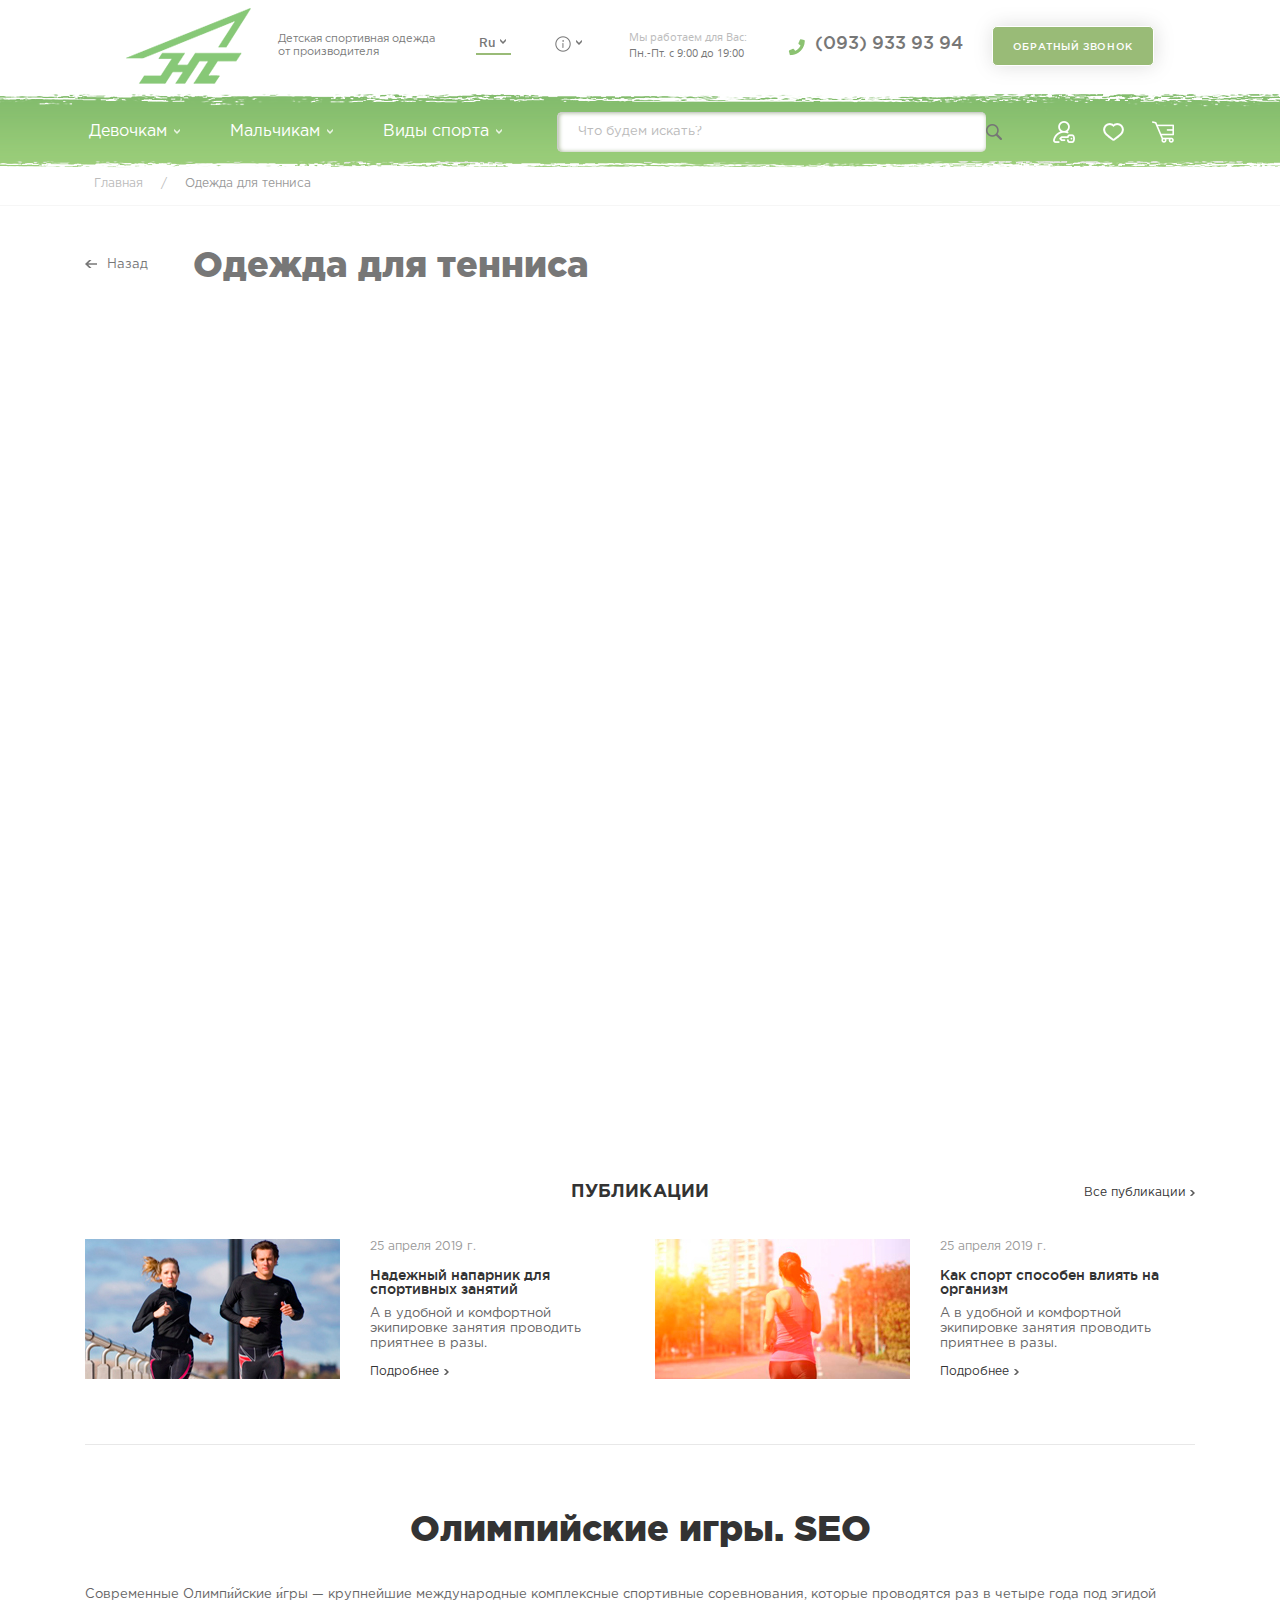
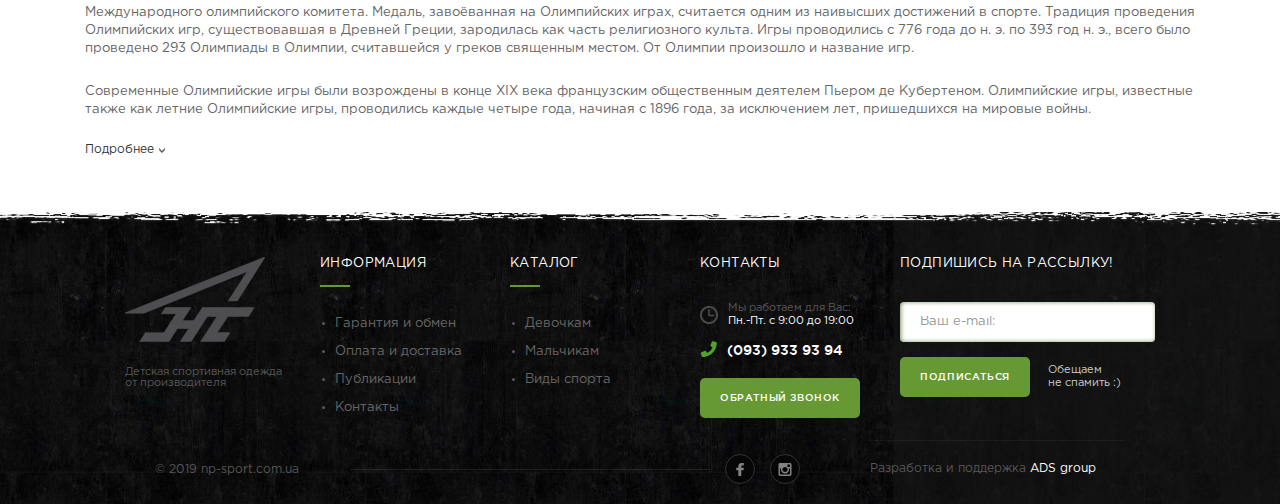
<file: catalog.html>
<!DOCTYPE html>
<head>
	<meta charset="utf-8">
	<title>NP sport - Детская спортивная одежда от производителя</title>
    
    <meta name="viewport" content="width=device-width, initial-scale=1.0" />
    <meta name="viewport" content="width=device-width, initial-scale=1.0, maximum-scale=1.0, user-scalable=no"> 

    <link rel="stylesheet" type="text/css" href="css/bootstrap.min.css">
    <link rel="stylesheet" type="text/css" href="css/swiper.min.css">
    <link rel="stylesheet" type="text/css" href="css/fonts.css" />
    <link rel="stylesheet" type="text/css" href="css/style.css" /> 
    
    <link rel="icon" href="img/favicon.png" type="image/x-icon">
	<link rel="shortcut icon" href="img/favicon.png" type="image/x-icon">
    
    <script type="text/javascript" src="js/jquery.js"></script>
    <script type="text/javascript" src="js/bootstrap.min.js"></script>
    <script type="text/javascript" src="js/swiper.min.js"></script>
  
</head>
	<body class="js-loading">
       <div id="loader">
            <div id="cube-loader">
                <div class='sk-double-bounce'>
                    <div class='sk-child sk-double-bounce-1'></div>
                    <div class='sk-child sk-double-bounce-2'></div>
                </div>
           </div>
        </div><!--/Loader-->
        
        <div id="main">
            <div id="wrapper">
                <header>
                    <div class="white-bg">
                        <div class="container">
                            <div class="top row">
                                <div class="logo"><a href="#"><img src="img/logo.png" alt="NP sport" /><span>Детская спортивная одежда <br/>от производителя</span></a></div>
                                <div class="language">
                                    <div class="select">
                                        <div class="select-block">
                                            <div class="select_header">
                                                <span>Ru</span>
                                                <div class="img-arrow"><img src="img/ico/arrow.png" alt=""/></div>
                                            </div>
                                            <ul class="select_body">
                                                <li>En</li>
                                                <li>Ru</li>
                                            </ul>
                                        </div><!--select-block-->
                                    </div>
                                </div>
                                <div class="info">
                                    <div class="select-block">
                                        <div class="select_header">
                                            <span><img src="img/ico/i.png" alt=""/></span>
                                            <div class="img-arrow"><img src="img/ico/arrow.png" alt=""/></div>
                                        </div>
                                        <ul class="select_body">
                                            <li>I1</li>
                                            <li>I2</li>
                                        </ul>
                                    </div><!--select-block-->
                                </div>
                                <div class="working-hours">
                                    <p class="tit">Мы работаем для Вас:</p>
                                    <p class="value">Пн.-Пт. с 9:00 до 19:00</p>
                                </div>
                                <div class="contacts">
                                    <a href="tel:(093) 933 93 94" class="phone"><img src="img/ico/phone.png" alt=""/>(093) 933 93 94</a>
                                    <div class="btn">Обратный звонок</div>
                                </div>
                            </div><!-- .row  -->
                        </div><!-- .container -->
                    </div>
                    
                    <div class="bottom green-bg">
                        
                        <div class="container">
                            <div class="row">
                                <div id="navigation">
                                    <div class="cd-nav-trigger">
                                        <div class="hamburger-menu">
                                            <div class="bar"></div>
                                            <div class="bar"></div>
                                            <div class="bar"></div>
                                        </div>
                                    </div>
                                    <ul class="navigation-menu">
                                        <li class="has-submenu">
                                            <a href="#">Девочкам <img src="img/ico/arrow.png" alt=""/></a>
                                            <ul class="submenu">
                                                <li class="tit">Одежда для мальчиков</li>
                                                <li><a href="#">Футболки / майки / поло</a></li>
                                                <li><a href="#">Толстовки / Свитера / Флис</a></li>
                                                <li><a href="#">Шорты</a></li>
                                                <li><a href="#">Ветровки</a></li>
                                                <li><a href="#">Брюки спортивные</a></li>
                                                <li><a href="#">Куртки</a></li>
                                                <li><a href="#">Костюмы спортивные</a></li>
                                                <li><a href="#">Пуховики</a></li>
                                                <li><a href="#">Комбинезоны</a></li>
                                                <li><a href="#">Жилетки</a></li>
                                                <li><a href="#">Рубашки / гольфы</a></li>
                                                <li><a href="#">Термобелье</a></li>
                                            </ul>
                                        </li>
                                        <li class="has-submenu">
                                            <a href="#">Мальчикам <img src="img/ico/arrow.png" alt=""/></a>
                                            <ul class="submenu">
                                                <li class="tit">Одежда для мальчиков</li>
                                                <li><a href="#">Футболки / майки / поло</a></li>
                                                <li><a href="#">Толстовки / Свитера / Флис</a></li>
                                                <li><a href="#">Шорты</a></li>
                                                <li><a href="#">Ветровки</a></li>
                                                <li><a href="#">Брюки спортивные</a></li>
                                                <li><a href="#">Куртки</a></li>
                                                <li><a href="#">Костюмы спортивные</a></li>
                                                <li><a href="#">Пуховики</a></li>
                                                <li><a href="#">Комбинезоны</a></li>
                                                <li><a href="#">Жилетки</a></li>
                                                <li><a href="#">Рубашки / гольфы</a></li>
                                                <li><a href="#">Термобелье</a></li>
                                            </ul>
                                        </li>
                                        <li class="has-submenu">
                                            <a href="#">Виды спорта <img src="img/ico/arrow.png" alt=""/></a>
                                            <ul class="submenu">
                                                <li class="tit">Одежда для мальчиков</li>
                                                <li><a href="#">Футболки / майки / поло</a></li>
                                                <li><a href="#">Толстовки / Свитера / Флис</a></li>
                                                <li><a href="#">Шорты</a></li>
                                                <li><a href="#">Ветровки</a></li>
                                                <li><a href="#">Брюки спортивные</a></li>
                                                <li><a href="#">Куртки</a></li>
                                                <li><a href="#">Костюмы спортивные</a></li>
                                                <li><a href="#">Пуховики</a></li>
                                                <li><a href="#">Комбинезоны</a></li>
                                                <li><a href="#">Жилетки</a></li>
                                                <li><a href="#">Рубашки / гольфы</a></li>
                                                <li><a href="#">Термобелье</a></li>
                                            </ul>
                                        </li>
                                        <li class="c-nav">
                                            <div class="contacts">
                                                <div class="btn">Обратный звонок</div>
                                             </div>
                                        </li>
                                    </ul>
                                    
                                </div><!-- End navigation menu -->
                                
                                <div class="search">
                                    <form class="">
                                        <input type="text" placeholder="Что будем искать?" class="form-control">
                                        <img src="img/ico/search.png" alt=""/>
                                    </form>
                                </div>
                                
                                <div class="ico-block">
                                    <a href="#" class="login"><img src="img/ico/login.png" alt=""/></a>
                                    <a href="#" class="like"><img src="img/ico/like.png" alt=""/></a>
                                    <a href="#" class="cart"><img src="img/ico/cart.png" alt=""/></a>
                                </div>
                            </div><!-- .row  -->
                        </div><!-- .container -->
                    </div>
                </header>
                
                
                <section id="bread-crumbs" class="white-bg">
                    <div class="container">
                    	<ul>
                            <li><a href="#">Главная</a></li>
                            <li><span>/</span></li>
                            <li>Одежда для тенниса</li>
                        </ul>
                    </div><!-- .container -->
                </section>
                
                <section id="bread-crumbs2" class="white-bg">
                    <div class="container">
                    	<div class="row">
                        <div class="back"><a href="#"><svg width="12px" height="8px"><path fill-rule="evenodd"  fill="rgb(51, 51, 51)" d="M12.003,3.201 L3.188,3.201 L6.522,0.001 L4.165,0.001 L-0.003,4.000 L4.165,7.998 L6.522,7.998 L3.188,4.800 L12.003,4.800 L12.003,3.201 Z"/></svg>Назад</a></div>
                        <div class="tit"><h1>Одежда для тенниса</h1></div>
                        </div>
                    </div><!-- .container -->
                </section>
                
                <section id="catalog_categories" class="white-bg">
                    <div class="container">
                    	<div class="row">
                            <div class="item fadeEl">
                                <div class="img"><img src="img/catalog/img7.png" alt=""/></div>
                                <h3>Футболки / Майки</h3>
                                <a href="#" class="link"></a>
                            </div><!--item-->
                            <div class="item fadeEl">
                                <div class="img"><img src="img/catalog/img7.png" alt=""/></div>
                                <h3>Поло</h3>
                                <a href="#" class="link"></a>
                            </div><!--item-->
                            <div class="item fadeEl">
                                <div class="img"><img src="img/catalog/img8.png" alt=""/></div>
                                <h3>Шорты</h3>
                                <a href="#" class="link"></a>
                            </div><!--item-->
                            <div class="item fadeEl">
                                <div class="img"><img src="img/catalog/img9.png" alt=""/></div>
                                <h3>Толстовки / Джемперы</h3>
                                <a href="#" class="link"></a>
                            </div><!--item-->
                            <div class="item fadeEl">
                                <div class="img"><img src="img/catalog/img10.png" alt=""/></div>
                                <h3>Лонгсливы / Регланы</h3>
                                <a href="#" class="link"></a>
                            </div><!--item-->
                            <div class="item fadeEl">
                                <div class="img"><img src="img/catalog/img11.png" alt=""/></div>
                                <h3>Брюки спортивные</h3>
                                <a href="#" class="link"></a>
                            </div><!--item-->
                            <div class="item fadeEl">
                                <div class="img"><img src="img/catalog/img12.png" alt=""/></div>
                                <h3>Костюмы спортивные</h3>
                                <a href="#" class="link"></a>
                            </div><!--item-->
                            <div class="item fadeEl">
                                <div class="img"><img src="img/catalog/img13.png" alt=""/></div>
                                <h3>Жилетки</h3>
                                <a href="#" class="link"></a>
                            </div><!--item-->
                        </div><!-- row -->
                    </div><!-- .container -->
                </section>
                
                <section id="publications">
                    <div class="container">
                        <div class="publications-header">
                            <div class="tit">Публикации</div>
                            <a href="#" class="publications-all more">
                                <span>Все публикации</span>
                                <svg width="5px" height="6px" class="arrow">
                                <path fill-rule="evenodd"  fill="rgb(51, 51, 51)" d="M4.998,3.034 L1.911,5.998 L1.668,5.765 L4.548,3.000 L1.668,0.235 L1.911,0.002 L4.998,2.966 L4.962,3.000 L4.998,3.034 ZM4.296,3.000 L4.331,3.034 L1.244,5.998 L1.078,5.838 L0.911,5.998 L0.668,5.765 L3.548,3.000 L0.668,0.235 L0.911,0.002 L1.077,0.162 L1.244,0.002 L4.331,2.966 L4.296,3.000 ZM3.296,3.000 L3.331,3.034 L0.244,5.998 L0.002,5.765 L2.881,3.000 L0.002,0.235 L0.244,0.002 L3.331,2.966 L3.296,3.000 Z"/>
                                </svg>
                            </a>
                        </div>
                        
                        <div class="publications-row">
                            <div class="item">
                                <div class="img"><img src="img/1.jpg" alt=""/></div>
                                <div class="info">
                                    <div class="date">25 апреля 2019 г. </div>
                                    <div class="tit"><h3>Надежный напарник для спортивных занятий</h3></div>
                                    <p>А в удобной и комфортной экипировке занятия проводить приятнее в разы.</p>
                                    <div class="more">
                                        <span>Подробнее</span>
                                        <svg width="5px" height="6px" class="arrow">
                                        <path fill-rule="evenodd"  fill="rgb(51, 51, 51)" d="M4.998,3.034 L1.911,5.998 L1.668,5.765 L4.548,3.000 L1.668,0.235 L1.911,0.002 L4.998,2.966 L4.962,3.000 L4.998,3.034 ZM4.295,3.000 L4.331,3.034 L1.244,5.998 L1.078,5.838 L0.911,5.998 L0.668,5.765 L3.548,3.000 L0.668,0.235 L0.911,0.002 L1.078,0.162 L1.244,0.002 L4.331,2.966 L4.295,3.000 ZM3.296,3.000 L3.331,3.034 L0.244,5.998 L0.002,5.765 L2.882,3.000 L0.002,0.235 L0.244,0.002 L3.331,2.966 L3.296,3.000 Z"/>
                                        </svg>
                                    </div>
                                </div>
                                <a href="#" class="link"></a>
                            </div><!--item-->
                            <div class="item">
                                <div class="img"><img src="img/2.jpg" alt=""/></div>
                                <div class="info">
                                    <div class="date">25 апреля 2019 г. </div>
                                    <div class="tit"><h3>Как спорт способен влиять на организм</h3></div>
                                    <p>А в удобной и комфортной экипировке занятия проводить приятнее в разы.</p>
                                    <div class="more">
                                        <span>Подробнее</span>
                                        <svg width="5px" height="6px" class="arrow">
                                        <path fill-rule="evenodd"  fill="rgb(51, 51, 51)" d="M4.998,3.034 L1.911,5.998 L1.668,5.765 L4.548,3.000 L1.668,0.235 L1.911,0.002 L4.998,2.966 L4.962,3.000 L4.998,3.034 ZM4.295,3.000 L4.331,3.034 L1.244,5.998 L1.078,5.838 L0.911,5.998 L0.668,5.765 L3.548,3.000 L0.668,0.235 L0.911,0.002 L1.078,0.162 L1.244,0.002 L4.331,2.966 L4.295,3.000 ZM3.296,3.000 L3.331,3.034 L0.244,5.998 L0.002,5.765 L2.882,3.000 L0.002,0.235 L0.244,0.002 L3.331,2.966 L3.296,3.000 Z"/>
                                        </svg>
                                    </div>
                                </div>
                                <a href="#" class="link"></a>
                            </div><!--item-->
                        </div>
                        
                        <div id="txt-more" class="txt-block">
                            <h1 class="text-center">Олимпийские игры. SЕО</h1>
                            <p>Современные Олимпи́йские и́гры — крупнейшие международные комплексные спортивные соревнования, которые проводятся раз в четыре года под эгидой Международного олимпийского комитета. Медаль, завоёванная на Олимпийских играх, считается одним из наивысших достижений в спорте. Традиция проведения Олимпийских игр, существовавшая в Древней Греции, зародилась как часть религиозного культа. Игры проводились с 776 года до н. э. по 393 год н. э., всего было проведено 293 Олимпиады в Олимпии, считавшейся у греков священным местом. От Олимпии произошло и название игр.</p>
                        	<p>Современные Олимпийские игры были возрождены в конце XIX века французским общественным деятелем Пьером де Кубертеном. Олимпийские игры, известные также как летние Олимпийские игры, проводились каждые четыре года, начиная с 1896 года, за исключением лет, пришедшихся на мировые войны. </p>
                            <div class="more-block">
                            	<p>Современные Олимпийские игры были возрождены в конце XIX века французским общественным деятелем Пьером де Кубертеном. Олимпийские игры, известные также как летние Олимпийские игры, проводились каждые четыре года, начиная с 1896 года, за исключением лет, пришедшихся на мировые войны. </p>
                            </div>
                            <div class="more">
                                <span>Подробнее</span>
                                <svg width="6px" height="5px" class="arrow">
                                <path fill-rule="evenodd"  fill="rgb(51, 51, 51)" d="M3.034,4.331 L3.000,4.296 L2.966,4.331 L0.002,1.244 L0.162,1.077 L0.002,0.911 L0.235,0.668 L3.000,3.548 L5.765,0.668 L5.998,0.911 L5.838,1.078 L5.998,1.244 L3.034,4.331 ZM3.000,3.296 L2.966,3.331 L0.002,0.244 L0.235,0.002 L3.000,2.881 L5.765,0.002 L5.998,0.244 L3.034,3.331 L3.000,3.296 ZM3.000,4.548 L5.765,1.668 L5.998,1.911 L3.034,4.998 L3.000,4.962 L2.966,4.998 L0.002,1.911 L0.235,1.668 L3.000,4.548 Z"/>
                                </svg>
                            </div>
                            <script>
								$(document).on("ready", function () {
									$("#txt-more .more").click(function () {
										$(this).toggleClass('active');
										$("#txt-more .more-block").slideToggle('normal');
									});
								});
							</script>
                        </div>
                    </div><!--container-->
                </section>
            </div><!-- End #wrapper --> 
    
            <footer>
                <div class="container">
                    <div class="row top-row">
                        <div class="l-block">
                            <div class="logo">
                            	<a href="#">
                                	<img src="img/logo-footer.png" alt="NP sport"><span>Детская спортивная одежда <br>от производителя</span>
                                </a>
                            </div><!--logo-->
                            
                            <div class="lr-block">
                                <div class="ul-block">
                                    <ul>
                                        <li class="tit">Информация</li>
                                        <li><a href="#">Гарантия  и обмен</a></li>     
                                        <li><a href="#">Оплата и доставка</a></li>   
                                        <li><a href="#">Публикации</a></li>   
                                        <li><a href="#">Контакты</a></li>   
                                    </ul>
                                </div>
                                <div class="ul-block">
                                    <ul>
                                        <li class="tit">Каталог</li>
                                        <li><a href="#">Девочкам</a></li>     
                                        <li><a href="#">Мальчикам</a></li>   
                                        <li><a href="#">Виды спорта</a></li>      
                                    </ul>
                                </div>
                                <div class="contacts">
                                	<div class="tit">Контакты</div>
                                    <div class="working-hours">
                                        <div class="img"><img src="img/ico/clock.png" alt=""/></div>
                                        <div>
                                        <p class="tit">Мы работаем для Вас:</p>
                                        <p class="value">Пн.-Пт. с 9:00 до 19:00</p>
                                        </div>
                                    </div>
                                    <a href="tel:(093) 933 93 94" class="phone"><img src="img/ico/phone.png" alt="">(093) 933 93 94</a>
                                    <div id="back-call" class="btn">Обратный звонок</div>
                                </div>
                            </div>
                        </div><!-- .l-block -->
                        
                        <div class="r-block">
                            <div class="tit">Подпишись на рассылку!</div>
                            <form>
                                <input class="form-control" placeholder="Ваш e-mail:" type="email">
                                <div class="flex">
                                    <button class="btn">Подписаться</button>
                                    <p>Обещаем<br/> не спамить :)</p>
                                </div>
                            </form>
                        </div><!-- .r-block -->
                    </div><!-- row -->
                    
                    <div class="row bottom-row">
                        <div class="l-block">
                            <div class="copyright">© 2019 np-sport.com.ua</div>
                            <div class="social-networks">
                                <a href="#" class="ico fb">
                                    <svg width="11px" height="19px" viewBox="0 0 11 19" version="1.1">
                                        <g stroke="none" stroke-width="1" fill="none" fill-rule="evenodd">
                                            <g transform="translate(-1558.000000, -450.000000)" fill="rgba(255,255,255,0.5);">
                                                <g transform="translate(1552.000000, 256.000000)">
                                                    <path d="M16.5857723,194.003953 L13.9473725,194 C10.9832208,194 9.06765572,195.835305 9.06765572,198.675926 L9.06765572,200.83184 L6.41486271,200.83184 C6.18562989,200.83184 6,201.005389 6,201.219458 L6,204.343133 C6,204.557203 6.18584156,204.730554 6.41486271,204.730554 L9.06765572,204.730554 L9.06765572,212.61258 C9.06765572,212.826649 9.25328561,213 9.48251842,213 L12.9436587,213 C13.1728915,213 13.3585214,212.826452 13.3585214,212.61258 L13.3585214,204.730554 L16.4602552,204.730554 C16.689488,204.730554 16.8751179,204.557203 16.8751179,204.343133 L16.8763878,201.219458 C16.8763878,201.116673 16.8325733,201.018237 16.7548923,200.945497 C16.6774231,200.872757 16.5715908,200.83184 16.4613135,200.83184 L13.3585214,200.83184 L13.3585214,199.004245 C13.3585214,198.125828 13.5826743,197.6799 14.8082126,197.6799 L16.585349,197.679307 C16.8143701,197.679307 17,197.505758 17,197.291886 L17,194.391374 C17,194.177699 16.8145818,194.004349 16.5857723,194.003953" id="fb"/>
                                                </g>
                                            </g>
                                        </g>
                                    </svg>
                                </a>
                                <a href="#" class="ico insta">
                                    <svg width="16px" height="16px" viewBox="0 0 16 16" version="1.1">
										<g stroke="none" stroke-width="1" fill="none" fill-rule="evenodd">
											<g transform="translate(-1555.000000, -404.000000)" fill="rgba(255,255,255,0.5);">
												<g transform="translate(1552.000000, 256.000000)">
													<path d="M17.1877802,152.218618 C17.1877802,152.420016 17.1183489,152.590182 16.9792308,152.729044 C16.8404046,152.868015 16.6703106,152.93741 16.4688394,152.93741 L14.6564006,152.93741 C14.4551118,152.93741 14.2847989,152.867979 14.1459727,152.729044 C14.0070736,152.590182 13.9377152,152.420016 13.9377152,152.218618 L13.9377152,150.500027 C13.9377152,150.305562 14.0070736,150.137184 14.1459727,149.994783 C14.2848354,149.852455 14.4551483,149.781199 14.6564006,149.781199 L16.4688394,149.781199 C16.6703106,149.781199 16.8404046,149.852418 16.9792308,149.994783 C17.1183124,150.137184 17.1877802,150.305562 17.1877802,150.500027 L17.1877802,152.218618 Z M17.1877802,161.520952 C17.1877802,161.70137 17.1250986,161.852345 17.0001733,161.97395 C16.8749561,162.095445 16.7258776,162.156229 16.5520986,162.156229 L5.41681603,162.156229 C5.23628727,162.156229 5.08512909,162.095445 4.96370635,161.97395 C4.84210118,161.8526 4.78135333,161.70137 4.78135333,161.520952 L4.78135333,154.77071 L6.25006499,154.77071 C6.11123881,155.208275 6.04180748,155.663207 6.04180748,156.135323 C6.04180748,157.46896 6.52786329,158.605907 7.50008437,159.547075 C8.47241491,160.487878 9.64253171,160.958498 11.0105807,160.958498 C11.9133705,160.958498 12.7466194,160.743127 13.5108019,160.312604 C14.2746925,159.881825 14.878486,159.296897 15.3232406,158.557236 C15.7677398,157.817611 15.9899711,157.010271 15.9899711,156.135359 C15.9899711,155.663243 15.9202844,155.208421 15.7814582,154.770746 L17.1878532,154.77071 L17.1878532,161.520988 L17.1877802,161.520988 L17.1877802,161.520952 Z M8.74499583,153.765547 C9.37341688,153.157998 10.1286605,152.854078 11.0106172,152.854078 C11.8993966,152.854078 12.6580334,153.157998 13.2866004,153.765547 C13.9151674,154.373205 14.2292684,155.107649 14.2292684,155.968732 C14.2292684,156.829706 13.9151674,157.564186 13.2866004,158.171662 C12.6580334,158.779466 11.899652,159.08335 11.0106172,159.08335 C10.128697,159.08335 9.37352634,158.779211 8.74499583,158.171662 C8.11642883,157.564113 7.80218181,156.829706 7.80218181,155.968732 C7.80218181,155.107649 8.11642883,154.373242 8.74499583,153.765547 L8.74499583,153.765547 Z M18.396024,148.604265 C17.9932274,148.201361 17.5105283,148 16.9481819,148 L5.05218296,148 C4.48965417,148 4.00710093,148.201434 3.60419489,148.604265 C3.20136181,149.006987 3,149.489611 3,150.052028 L3,161.947863 C3,162.510207 3.20132532,162.99294 3.60419489,163.395698 C4.00710093,163.798493 4.48976362,164 5.05218296,164 L16.948036,164 C17.5102729,164 17.993118,163.798493 18.3958781,163.395698 C18.7988206,162.99294 19,162.510207 19,161.947863 L19,150.052028 C18.9999635,149.489501 18.7988206,149.007133 18.396024,148.604265 L18.396024,148.604265 Z" id="in"/>
												</g>
											</g>
										</g>
									</svg>
                                </a>
                            </div><!--social-networks-->
                        </div><!-- .l-block -->
                        
                        <div class="r-block">
                        	<p>Разработка и поддержка <a href="#">ADS group</a></p>
                        </div>
                    </div><!-- row -->
                </div><!--container-->
            </footer>
        </div><!--/Main-->
       
	   <script type="text/javascript" src="js/main.js"></script>  
	</body>
</html>
</file>
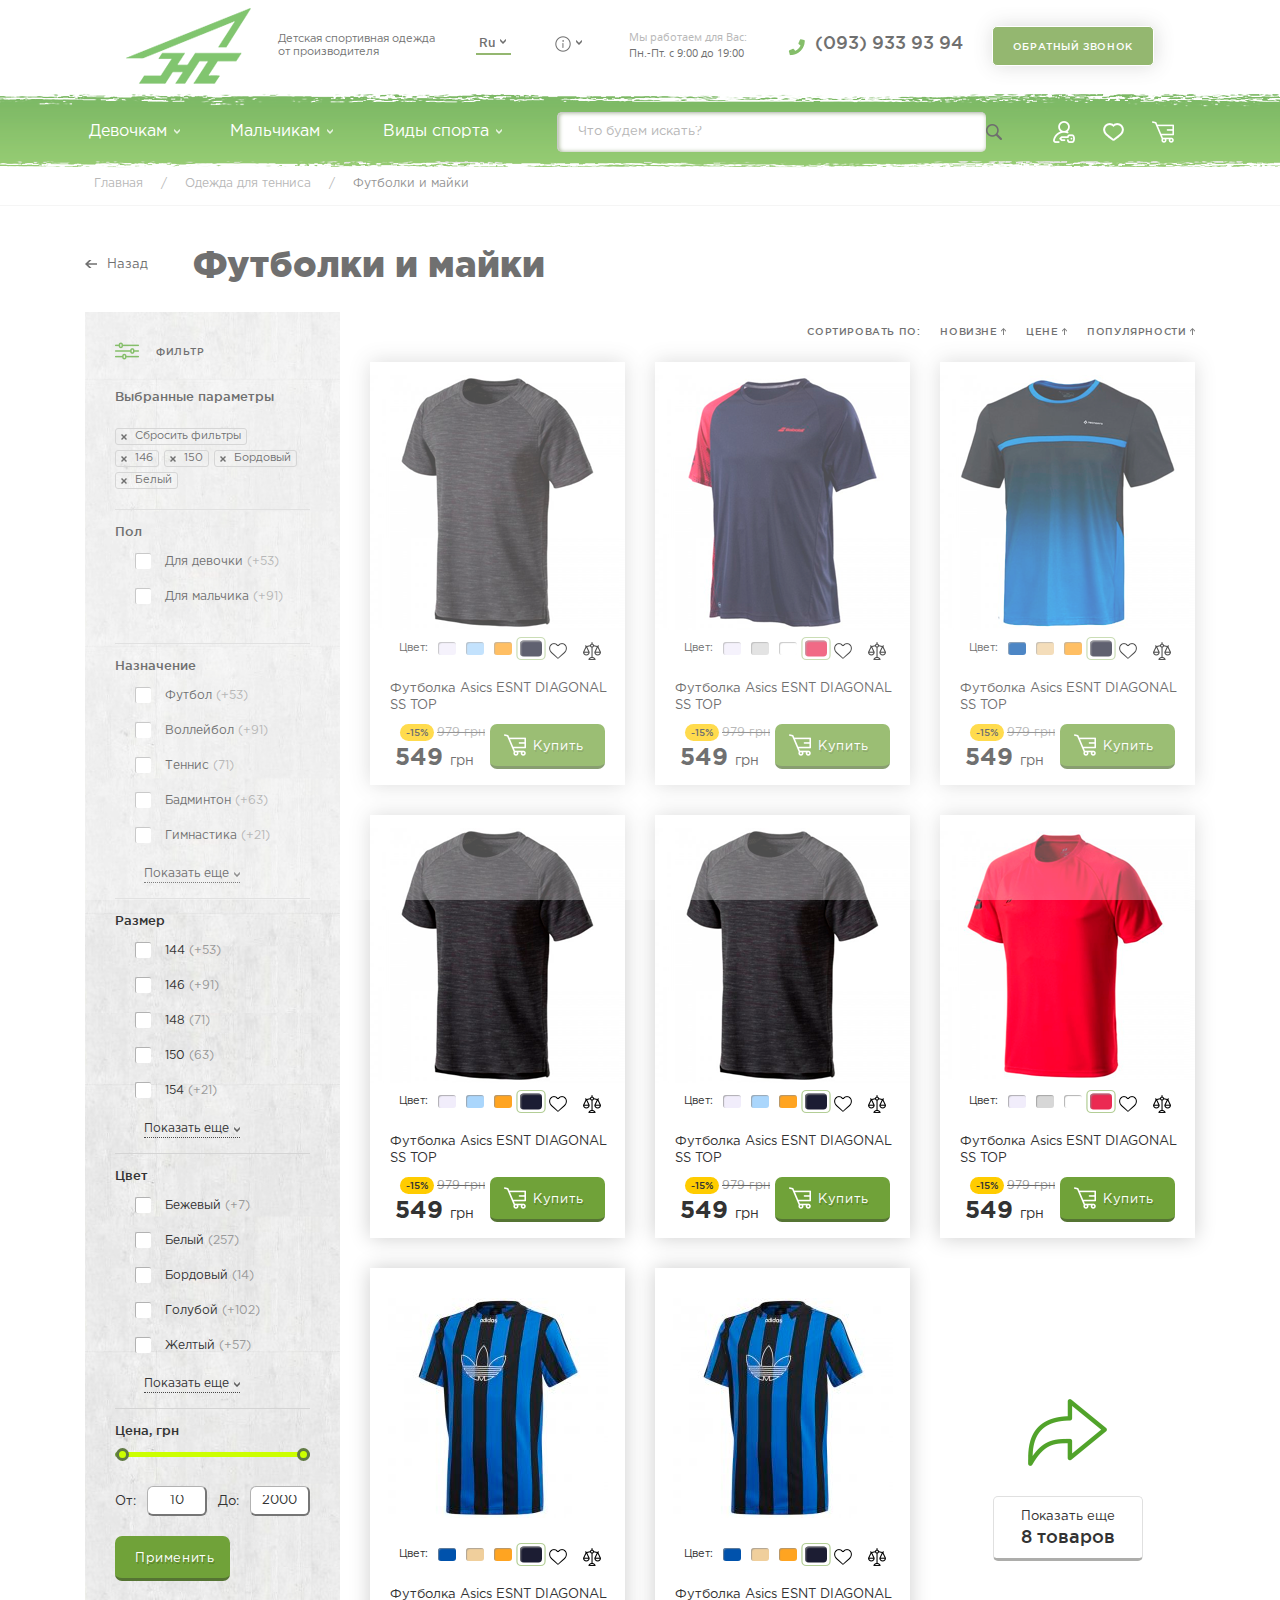
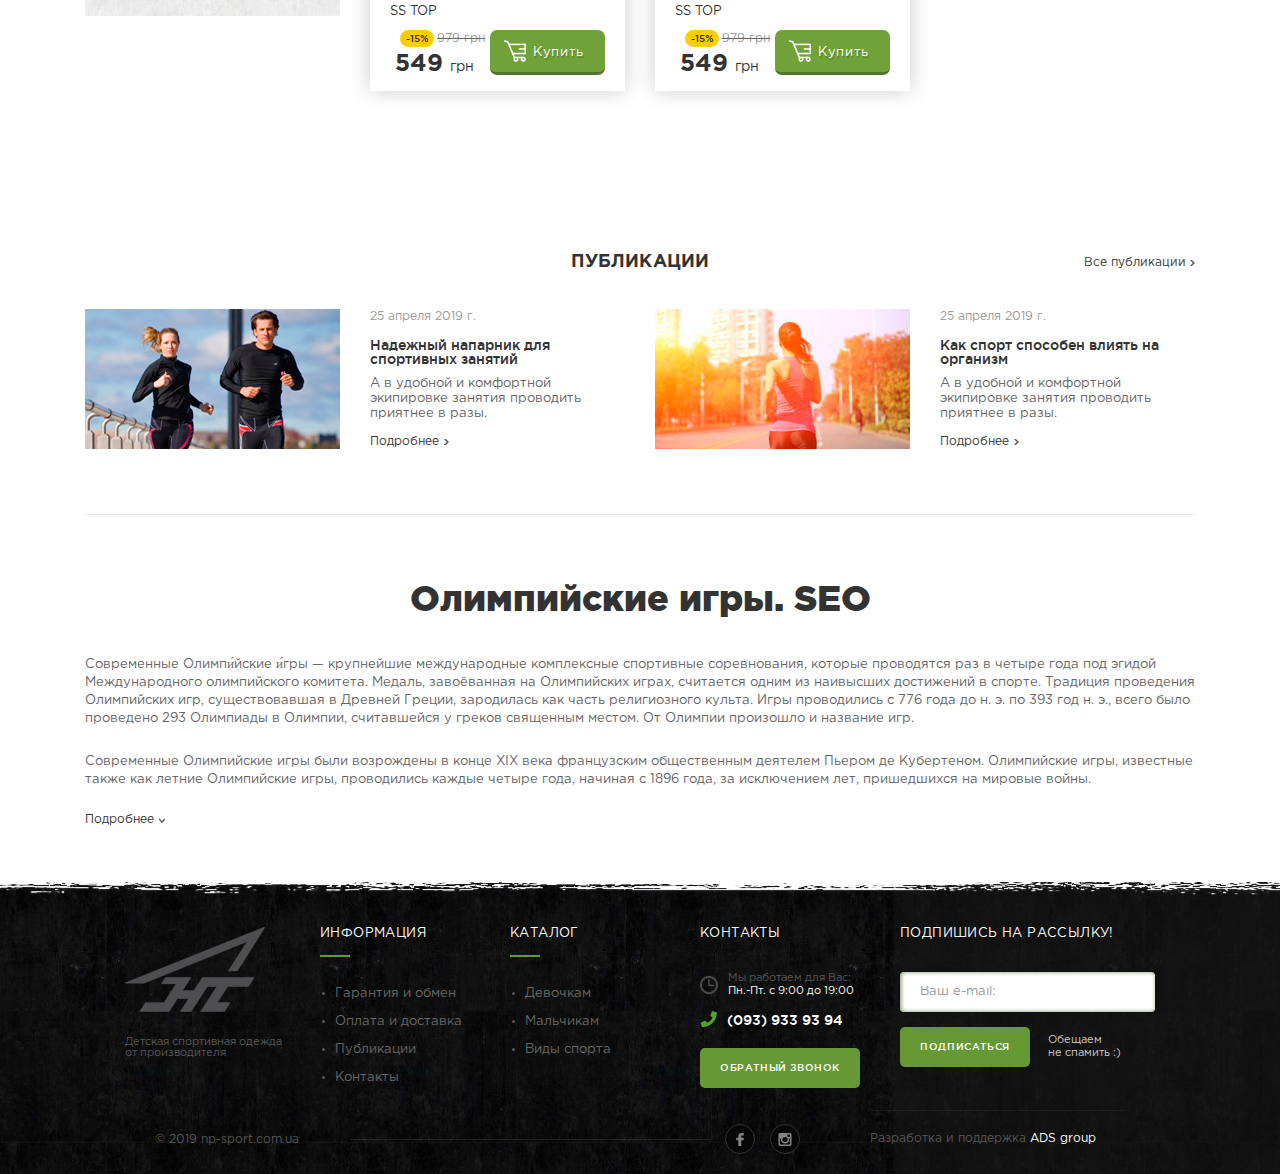
<file: category.html>
<!DOCTYPE html>
<head>
	<meta charset="utf-8">
	<title>NP sport - Детская спортивная одежда от производителя</title>
    
    <meta name="viewport" content="width=device-width, initial-scale=1.0" />
    <meta name="viewport" content="width=device-width, initial-scale=1.0, maximum-scale=1.0, user-scalable=no"> 

    <link rel="stylesheet" type="text/css" href="css/bootstrap.min.css">
    <link rel="stylesheet" type="text/css" href="css/rangeSlider.css">
    <link rel="stylesheet" type="text/css" href="css/fonts.css" />
    <link rel="stylesheet" type="text/css" href="css/style.css" /> 
    
    <link rel="icon" href="img/favicon.png" type="image/x-icon">
	<link rel="shortcut icon" href="img/favicon.png" type="image/x-icon">
    
    <script type="text/javascript" src="js/jquery.js"></script>
    <script type="text/javascript" src="js/bootstrap.min.js"></script>
    <script type="text/javascript" src="js/jquery.maskedinput.min.js"></script>
  
</head>
	<body class="js-loading">
       <div id="loader">
            <div id="cube-loader">
                <div class='sk-double-bounce'>
                    <div class='sk-child sk-double-bounce-1'></div>
                    <div class='sk-child sk-double-bounce-2'></div>
                </div>
           </div>
        </div><!--/Loader-->
        
        <div id="main">
            <div id="wrapper">
                <header>
                    <div class="white-bg">
                        <div class="container">
                            <div class="top row">
                                <div class="logo"><a href="#"><img src="img/logo.png" alt="NP sport" /><span>Детская спортивная одежда <br/>от производителя</span></a></div>
                                <div class="language">
                                    <div class="select">
                                        <div class="select-block">
                                            <div class="select_header">
                                                <span>Ru</span>
                                                <div class="img-arrow"><img src="img/ico/arrow.png" alt=""/></div>
                                            </div>
                                            <ul class="select_body">
                                                <li>En</li>
                                                <li>Ru</li>
                                            </ul>
                                        </div><!--select-block-->
                                    </div>
                                </div>
                                <div class="info">
                                    <div class="select-block">
                                        <div class="select_header">
                                            <span><img src="img/ico/i.png" alt=""/></span>
                                            <div class="img-arrow"><img src="img/ico/arrow.png" alt=""/></div>
                                        </div>
                                        <ul class="select_body">
                                            <li>I1</li>
                                            <li>I2</li>
                                        </ul>
                                    </div><!--select-block-->
                                </div>
                                <div class="working-hours">
                                    <p class="tit">Мы работаем для Вас:</p>
                                    <p class="value">Пн.-Пт. с 9:00 до 19:00</p>
                                </div>
                                <div class="contacts">
                                    <a href="tel:(093) 933 93 94" class="phone"><img src="img/ico/phone.png" alt=""/>(093) 933 93 94</a>
                                    <div class="btn">Обратный звонок</div>
                                </div>
                            </div><!-- .row  -->
                        </div><!-- .container -->
                    </div>
                    
                    <div class="bottom green-bg">
                        
                        <div class="container">
                            <div class="row">
                                <div id="navigation">
                                    <div class="cd-nav-trigger">
                                        <div class="hamburger-menu">
                                            <div class="bar"></div>
                                            <div class="bar"></div>
                                            <div class="bar"></div>
                                        </div>
                                    </div>
                                    <ul class="navigation-menu">
                                        <li class="has-submenu">
                                            <a href="#">Девочкам <img src="img/ico/arrow.png" alt=""/></a>
                                            <ul class="submenu">
                                                <li class="tit">Одежда для мальчиков</li>
                                                <li><a href="#">Футболки / майки / поло</a></li>
                                                <li><a href="#">Толстовки / Свитера / Флис</a></li>
                                                <li><a href="#">Шорты</a></li>
                                                <li><a href="#">Ветровки</a></li>
                                                <li><a href="#">Брюки спортивные</a></li>
                                                <li><a href="#">Куртки</a></li>
                                                <li><a href="#">Костюмы спортивные</a></li>
                                                <li><a href="#">Пуховики</a></li>
                                                <li><a href="#">Комбинезоны</a></li>
                                                <li><a href="#">Жилетки</a></li>
                                                <li><a href="#">Рубашки / гольфы</a></li>
                                                <li><a href="#">Термобелье</a></li>
                                            </ul>
                                        </li>
                                        <li class="has-submenu">
                                            <a href="#">Мальчикам <img src="img/ico/arrow.png" alt=""/></a>
                                            <ul class="submenu">
                                                <li class="tit">Одежда для мальчиков</li>
                                                <li><a href="#">Футболки / майки / поло</a></li>
                                                <li><a href="#">Толстовки / Свитера / Флис</a></li>
                                                <li><a href="#">Шорты</a></li>
                                                <li><a href="#">Ветровки</a></li>
                                                <li><a href="#">Брюки спортивные</a></li>
                                                <li><a href="#">Куртки</a></li>
                                                <li><a href="#">Костюмы спортивные</a></li>
                                                <li><a href="#">Пуховики</a></li>
                                                <li><a href="#">Комбинезоны</a></li>
                                                <li><a href="#">Жилетки</a></li>
                                                <li><a href="#">Рубашки / гольфы</a></li>
                                                <li><a href="#">Термобелье</a></li>
                                            </ul>
                                        </li>
                                        <li class="has-submenu">
                                            <a href="#">Виды спорта <img src="img/ico/arrow.png" alt=""/></a>
                                            <ul class="submenu">
                                                <li class="tit">Одежда для мальчиков</li>
                                                <li><a href="#">Футболки / майки / поло</a></li>
                                                <li><a href="#">Толстовки / Свитера / Флис</a></li>
                                                <li><a href="#">Шорты</a></li>
                                                <li><a href="#">Ветровки</a></li>
                                                <li><a href="#">Брюки спортивные</a></li>
                                                <li><a href="#">Куртки</a></li>
                                                <li><a href="#">Костюмы спортивные</a></li>
                                                <li><a href="#">Пуховики</a></li>
                                                <li><a href="#">Комбинезоны</a></li>
                                                <li><a href="#">Жилетки</a></li>
                                                <li><a href="#">Рубашки / гольфы</a></li>
                                                <li><a href="#">Термобелье</a></li>
                                            </ul>
                                        </li>
                                        <li class="c-nav">
                                            <div class="contacts">
                                                <div class="btn">Обратный звонок</div>
                                             </div>
                                        </li>
                                    </ul>
                                    
                                </div><!-- End navigation menu -->
                                
                                <div class="search">
                                    <form class="">
                                        <input type="text" placeholder="Что будем искать?" class="form-control">
                                        <img src="img/ico/search.png" alt=""/>
                                    </form>
                                </div>
                                
                                <div class="ico-block">
                                    <a href="#" class="login"><img src="img/ico/login.png" alt=""/></a>
                                    <a href="#" class="like"><img src="img/ico/like.png" alt=""/></a>
                                    <a href="#" class="cart"><img src="img/ico/cart.png" alt=""/></a>
                                </div>
                            </div><!-- .row  -->
                        </div><!-- .container -->
                    </div>
                </header>
                
                
                <section id="bread-crumbs" class="white-bg">
                    <div class="container">
                    	<ul>
                            <li><a href="#">Главная</a></li>
                            <li><span>/</span></li> 
                            <li><a href="#">Одежда для тенниса</a></li>     
                            <li><span>/</span></li>      
                            <li>Футболки и майки</li>
                        </ul>
                    </div><!-- .container -->
                </section>
                
                <section id="bread-crumbs2" class="white-bg">
                    <div class="container">
                    	<div class="row">
                        <div class="back"><a href="#"><svg width="12px" height="8px"><path fill-rule="evenodd"  fill="rgb(51, 51, 51)" d="M12.003,3.201 L3.188,3.201 L6.522,0.001 L4.165,0.001 L-0.003,4.000 L4.165,7.998 L6.522,7.998 L3.188,4.800 L12.003,4.800 L12.003,3.201 Z"/></svg>Назад</a></div>
                        <div class="tit"><h1>Футболки и майки</h1></div>
                        </div>
                    </div><!-- .container -->
                </section>
                
                <section id="catalog_page" class="white-bg">
                    <div class="container">
                    	<div class="row">
                            <div id="catalog_filter">
                            
                                <div class="f-header">
                                    <div class="img"><img src="img/ico/filter.png" alt=""/></div>
                                    <div class="tit">Фильтр</div>
                                </div>
                                
                                <div class="f-body">
                                    <div class="f-item selected-options">
                                        <div class="tit">Выбранные параметры</div>
                                        <div class="flex">
                                        	<div class="item reset-filter">
                                                <a href="#">
                                                    <svg width="6px" height="6px"><path fill-rule="evenodd"  fill="rgb(51, 51, 51)" d="M5.992,4.986 L4.986,5.991 L3.000,4.005 L1.014,5.991 L0.008,4.986 L1.994,2.999 L0.008,1.013 L1.014,0.008 L3.000,1.994 L4.986,0.008 L5.992,1.013 L4.006,2.999 L5.992,4.986 Z"/></svg>
                                                    <span>Сбросить фильтры</span>
                                                </a>
                                            </div><!--item-->
                                            <div class="item">
                                                <a href="#">
                                                    <svg width="6px" height="6px"><path fill-rule="evenodd"  fill="rgb(51, 51, 51)" d="M5.992,4.986 L4.986,5.991 L3.000,4.005 L1.014,5.991 L0.008,4.986 L1.994,2.999 L0.008,1.013 L1.014,0.008 L3.000,1.994 L4.986,0.008 L5.992,1.013 L4.006,2.999 L5.992,4.986 Z"/></svg>
                                                    <span>146</span>
                                                </a>
                                            </div><!--item-->
                                            <div class="item">
                                                <a href="#">
                                                    <svg width="6px" height="6px"><path fill-rule="evenodd"  fill="rgb(51, 51, 51)" d="M5.992,4.986 L4.986,5.991 L3.000,4.005 L1.014,5.991 L0.008,4.986 L1.994,2.999 L0.008,1.013 L1.014,0.008 L3.000,1.994 L4.986,0.008 L5.992,1.013 L4.006,2.999 L5.992,4.986 Z"/></svg>
                                                    <span>150</span>
                                                </a>
                                            </div><!--item-->
                                            <div class="item">
                                                <a href="#">
                                                    <svg width="6px" height="6px"><path fill-rule="evenodd"  fill="rgb(51, 51, 51)" d="M5.992,4.986 L4.986,5.991 L3.000,4.005 L1.014,5.991 L0.008,4.986 L1.994,2.999 L0.008,1.013 L1.014,0.008 L3.000,1.994 L4.986,0.008 L5.992,1.013 L4.006,2.999 L5.992,4.986 Z"/></svg>
                                                    <span>Бордовый</span>
                                                </a>
                                            </div><!--item-->
                                            <div class="item">
                                                <a href="#">
                                                    <svg width="6px" height="6px"><path fill-rule="evenodd"  fill="rgb(51, 51, 51)" d="M5.992,4.986 L4.986,5.991 L3.000,4.005 L1.014,5.991 L0.008,4.986 L1.994,2.999 L0.008,1.013 L1.014,0.008 L3.000,1.994 L4.986,0.008 L5.992,1.013 L4.006,2.999 L5.992,4.986 Z"/></svg>
                                                    <span>Белый</span>
                                                </a>
                                            </div><!--item-->
                                        </div>
                                    </div><!-- f-item -->
                                    
                                    <div class="f-item">
                                        <div class="tit">Пол</div>
                                        <div class="checkbox">
                                            <input type="checkbox" class="custom-control-input" id="check-1">
                                            <label for="check-1">
                                            	<span class="check-block">
													<svg width="10px" height="7px" class="ico-check">
                                                    	<path fill-rule="evenodd"  fill="rgb(255, 255, 255)" d="M9.989,1.341 L4.240,6.988 L4.042,6.793 L3.843,6.988 L0.011,3.224 L1.366,1.893 L4.042,4.521 L8.634,0.010 L9.989,1.341 Z"/>
                                                    </svg>
                                                </span>
                                                Для девочки 
                                                <span>(+53)</span>
                                            </label>
                                        </div><!-- checkbox -->
                                        <div class="checkbox">
                                            <input type="checkbox" class="custom-control-input" id="check-2">
                                            <label for="check-2">
                                            	<span class="check-block">
													<svg width="10px" height="7px" class="ico-check">
                                                    	<path fill-rule="evenodd"  fill="rgb(255, 255, 255)" d="M9.989,1.341 L4.240,6.988 L4.042,6.793 L3.843,6.988 L0.011,3.224 L1.366,1.893 L4.042,4.521 L8.634,0.010 L9.989,1.341 Z"/>
                                                    </svg>
                                                </span>
                                            Для мальчика <span>(+91)</span>
                                            </label>
                                        </div><!-- checkbox -->
                                    </div><!-- f-item -->
                                    
                                    <div class="f-item">
                                        <div class="tit">Назначение</div>
                                        <div class="checkbox">
                                            <input type="checkbox" class="custom-control-input" id="check-3">
                                            <label for="check-3">
                                            	<span class="check-block">
													<svg width="10px" height="7px" class="ico-check">
                                                    	<path fill-rule="evenodd"  fill="rgb(255, 255, 255)" d="M9.989,1.341 L4.240,6.988 L4.042,6.793 L3.843,6.988 L0.011,3.224 L1.366,1.893 L4.042,4.521 L8.634,0.010 L9.989,1.341 Z"/>
                                                    </svg>
                                                </span>
                                            	Футбол <span>(+53)</span>
                                            </label>
                                        </div><!-- checkbox -->
                                        <div class="checkbox">
                                            <input type="checkbox" class="custom-control-input" id="check-4">
                                            <label for="check-4">
                                            	<span class="check-block">
													<svg width="10px" height="7px" class="ico-check">
                                                    	<path fill-rule="evenodd"  fill="rgb(255, 255, 255)" d="M9.989,1.341 L4.240,6.988 L4.042,6.793 L3.843,6.988 L0.011,3.224 L1.366,1.893 L4.042,4.521 L8.634,0.010 L9.989,1.341 Z"/>
                                                    </svg>
                                                </span>
                                             	Воллейбол <span>(+91)</span>
                                            </label>
                                        </div><!-- checkbox -->
                                        <div class="checkbox">
                                            <input type="checkbox" class="custom-control-input" id="check-5">
                                            <label for="check-5">
                                            	<span class="check-block">
													<svg width="10px" height="7px" class="ico-check">
                                                    	<path fill-rule="evenodd"  fill="rgb(255, 255, 255)" d="M9.989,1.341 L4.240,6.988 L4.042,6.793 L3.843,6.988 L0.011,3.224 L1.366,1.893 L4.042,4.521 L8.634,0.010 L9.989,1.341 Z"/>
                                                    </svg>
                                                </span>
                                            	Теннис <span>(71)</span>
                                            </label>
                                        </div><!-- checkbox -->
                                        <div class="checkbox">
                                            <input type="checkbox" class="custom-control-input" id="check-6">
                                            <label for="check-6">
                                            	<span class="check-block">
													<svg width="10px" height="7px" class="ico-check">
                                                    	<path fill-rule="evenodd"  fill="rgb(255, 255, 255)" d="M9.989,1.341 L4.240,6.988 L4.042,6.793 L3.843,6.988 L0.011,3.224 L1.366,1.893 L4.042,4.521 L8.634,0.010 L9.989,1.341 Z"/>
                                                    </svg>
                                                </span>
                                                Бадминтон <span>(+63)</span>
                                            </label>
                                        </div><!-- checkbox -->
                                        <div class="checkbox">
                                            <input type="checkbox" class="custom-control-input" id="check-7">
                                            <label for="check-7">
                                            <span class="check-block">
													<svg width="10px" height="7px" class="ico-check">
                                                    	<path fill-rule="evenodd"  fill="rgb(255, 255, 255)" d="M9.989,1.341 L4.240,6.988 L4.042,6.793 L3.843,6.988 L0.011,3.224 L1.366,1.893 L4.042,4.521 L8.634,0.010 L9.989,1.341 Z"/>
                                                    </svg>
                                                </span>
                                                Гимнастика <span>(+21)</span>
                                            </label>
                                        </div><!-- checkbox -->
                                        <div class="ov-block">
                                            <div class="checkbox">
                                                <input type="checkbox" class="custom-control-input" id="check-8">
                                                <label for="check-8">
                                                <span class="check-block">
													<svg width="10px" height="7px" class="ico-check">
                                                    	<path fill-rule="evenodd"  fill="rgb(255, 255, 255)" d="M9.989,1.341 L4.240,6.988 L4.042,6.793 L3.843,6.988 L0.011,3.224 L1.366,1.893 L4.042,4.521 L8.634,0.010 L9.989,1.341 Z"/>
                                                    </svg>
                                                </span>
                                                Бадминтон <span>(+63)</span>
                                                </label>
                                            </div><!-- checkbox -->
                                            <div class="checkbox">
                                                <input type="checkbox" class="custom-control-input" id="check-9">
                                                <label for="check-9">
                                                <span class="check-block">
													<svg width="10px" height="7px" class="ico-check">
                                                    	<path fill-rule="evenodd"  fill="rgb(255, 255, 255)" d="M9.989,1.341 L4.240,6.988 L4.042,6.793 L3.843,6.988 L0.011,3.224 L1.366,1.893 L4.042,4.521 L8.634,0.010 L9.989,1.341 Z"/>
                                                    </svg>
                                                </span>
                                                Гимнастика <span>(+21)</span>
                                                </label>
                                            </div><!-- checkbox -->
                                        </div>
                                        <div class="btn-more">
                                            <span>Показать еще</span>
                                            <svg width="6px" height="5px">
                                            	<path fill-rule="evenodd"  fill="rgb(51, 51, 51)" d="M3.034,4.331 L3.000,4.295 L2.966,4.331 L0.002,1.244 L0.162,1.077 L0.002,0.911 L0.235,0.668 L3.000,3.548 L5.765,0.668 L5.998,0.911 L5.838,1.077 L5.998,1.244 L3.034,4.331 ZM3.000,3.295 L2.966,3.331 L0.002,0.244 L0.235,0.001 L3.000,2.881 L5.765,0.001 L5.998,0.244 L3.034,3.331 L3.000,3.295 ZM3.000,4.548 L5.765,1.668 L5.998,1.911 L3.034,4.997 L3.000,4.962 L2.966,4.997 L0.002,1.911 L0.235,1.668 L3.000,4.548 Z"/>
                                            </svg>
                                        </div>
                                    </div><!-- f-item -->
                                    
                                    <div class="f-item">
                                        <div class="tit">Размер</div>
                                        <div class="checkbox">
                                            <input type="checkbox" class="custom-control-input" id="check-10">
                                            <label for="check-10">
                                            <span class="check-block">
													<svg width="10px" height="7px" class="ico-check">
                                                    	<path fill-rule="evenodd"  fill="rgb(255, 255, 255)" d="M9.989,1.341 L4.240,6.988 L4.042,6.793 L3.843,6.988 L0.011,3.224 L1.366,1.893 L4.042,4.521 L8.634,0.010 L9.989,1.341 Z"/>
                                                    </svg>
                                                </span>
                                            144 <span>(+53)</span>
                                            </label>
                                        </div><!-- checkbox -->
                                        <div class="checkbox">
                                            <input type="checkbox" class="custom-control-input" id="check-11">
                                            <label for="check-11">
                                            <span class="check-block">
													<svg width="10px" height="7px" class="ico-check">
                                                    	<path fill-rule="evenodd"  fill="rgb(255, 255, 255)" d="M9.989,1.341 L4.240,6.988 L4.042,6.793 L3.843,6.988 L0.011,3.224 L1.366,1.893 L4.042,4.521 L8.634,0.010 L9.989,1.341 Z"/>
                                                    </svg>
                                                </span>
                                            146  <span>(+91)</span>
                                            </label>
                                        </div><!-- checkbox -->
                                        <div class="checkbox">
                                            <input type="checkbox" class="custom-control-input" id="check-12">
                                            <label for="check-12">
                                            <span class="check-block">
													<svg width="10px" height="7px" class="ico-check">
                                                    	<path fill-rule="evenodd"  fill="rgb(255, 255, 255)" d="M9.989,1.341 L4.240,6.988 L4.042,6.793 L3.843,6.988 L0.011,3.224 L1.366,1.893 L4.042,4.521 L8.634,0.010 L9.989,1.341 Z"/>
                                                    </svg>
                                                </span>
                                            148 <span>(71)</span>
                                            </label>
                                        </div><!-- checkbox -->
                                        <div class="checkbox">
                                            <input type="checkbox" class="custom-control-input" id="check-13">
                                            <label for="check-13">
                                            <span class="check-block">
													<svg width="10px" height="7px" class="ico-check">
                                                    	<path fill-rule="evenodd"  fill="rgb(255, 255, 255)" d="M9.989,1.341 L4.240,6.988 L4.042,6.793 L3.843,6.988 L0.011,3.224 L1.366,1.893 L4.042,4.521 L8.634,0.010 L9.989,1.341 Z"/>
                                                    </svg>
                                                </span>
                                            150 <span>(63)</span>
                                            </label>
                                        </div><!-- checkbox -->
                                        <div class="checkbox">
                                            <input type="checkbox" class="custom-control-input" id="check-14">
                                            <label for="check-14">
                                            <span class="check-block">
													<svg width="10px" height="7px" class="ico-check">
                                                    	<path fill-rule="evenodd"  fill="rgb(255, 255, 255)" d="M9.989,1.341 L4.240,6.988 L4.042,6.793 L3.843,6.988 L0.011,3.224 L1.366,1.893 L4.042,4.521 L8.634,0.010 L9.989,1.341 Z"/>
                                                    </svg>
                                                </span>
                                            154 <span>(+21)</span>
                                            </label>
                                        </div><!-- checkbox -->
                                        <div class="ov-block">
                                            <div class="checkbox">
                                                <input type="checkbox" class="custom-control-input" id="check-15">
                                                <label for="check-15">
                                                <span class="check-block">
													<svg width="10px" height="7px" class="ico-check">
                                                    	<path fill-rule="evenodd"  fill="rgb(255, 255, 255)" d="M9.989,1.341 L4.240,6.988 L4.042,6.793 L3.843,6.988 L0.011,3.224 L1.366,1.893 L4.042,4.521 L8.634,0.010 L9.989,1.341 Z"/>
                                                    </svg>
                                                </span>
                                                150 <span>(63)</span>
                                                </label>
                                            </div><!-- checkbox -->
                                            <div class="checkbox">
                                                <input type="checkbox" class="custom-control-input" id="check-16">
                                                <label for="check-16">
                                                <span class="check-block">
													<svg width="10px" height="7px" class="ico-check">
                                                    	<path fill-rule="evenodd"  fill="rgb(255, 255, 255)" d="M9.989,1.341 L4.240,6.988 L4.042,6.793 L3.843,6.988 L0.011,3.224 L1.366,1.893 L4.042,4.521 L8.634,0.010 L9.989,1.341 Z"/>
                                                    </svg>
                                                </span>
                                                154 <span>(+21)</span>
                                                </label>
                                            </div><!-- checkbox -->
                                        </div>
                                        <div class="btn-more">
                                            <span>Показать еще</span>
                                            <svg width="6px" height="5px">
                                            	<path fill-rule="evenodd"  fill="rgb(51, 51, 51)" d="M3.034,4.331 L3.000,4.295 L2.966,4.331 L0.002,1.244 L0.162,1.077 L0.002,0.911 L0.235,0.668 L3.000,3.548 L5.765,0.668 L5.998,0.911 L5.838,1.077 L5.998,1.244 L3.034,4.331 ZM3.000,3.295 L2.966,3.331 L0.002,0.244 L0.235,0.001 L3.000,2.881 L5.765,0.001 L5.998,0.244 L3.034,3.331 L3.000,3.295 ZM3.000,4.548 L5.765,1.668 L5.998,1.911 L3.034,4.997 L3.000,4.962 L2.966,4.997 L0.002,1.911 L0.235,1.668 L3.000,4.548 Z"/>
                                            </svg>
                                        </div>
                                    </div><!-- f-item -->
                                    
                                    <div class="f-item">
                                        <div class="tit">Цвет</div>
                                        <div class="checkbox">
                                            <input type="checkbox" class="custom-control-input" id="check-17">
                                            <label for="check-17">
                                            <span class="check-block">
													<svg width="10px" height="7px" class="ico-check">
                                                    	<path fill-rule="evenodd"  fill="rgb(255, 255, 255)" d="M9.989,1.341 L4.240,6.988 L4.042,6.793 L3.843,6.988 L0.011,3.224 L1.366,1.893 L4.042,4.521 L8.634,0.010 L9.989,1.341 Z"/>
                                                    </svg>
                                                </span>
                                            Бежевый <span>(+7)</span>
                                            </label>
                                        </div><!-- checkbox -->
                                        <div class="checkbox">
                                            <input type="checkbox" class="custom-control-input" id="check-18">
                                            <label for="check-18">
                                            <span class="check-block">
													<svg width="10px" height="7px" class="ico-check">
                                                    	<path fill-rule="evenodd"  fill="rgb(255, 255, 255)" d="M9.989,1.341 L4.240,6.988 L4.042,6.793 L3.843,6.988 L0.011,3.224 L1.366,1.893 L4.042,4.521 L8.634,0.010 L9.989,1.341 Z"/>
                                                    </svg>
                                                </span>
                                            Белый <span>(257)</span>
                                            </label>
                                        </div><!-- checkbox -->
                                        <div class="checkbox">
                                            <input type="checkbox" class="custom-control-input" id="check-19">
                                            <label for="check-19">
                                            <span class="check-block">
													<svg width="10px" height="7px" class="ico-check">
                                                    	<path fill-rule="evenodd"  fill="rgb(255, 255, 255)" d="M9.989,1.341 L4.240,6.988 L4.042,6.793 L3.843,6.988 L0.011,3.224 L1.366,1.893 L4.042,4.521 L8.634,0.010 L9.989,1.341 Z"/>
                                                    </svg>
                                                </span>
                                            Бордовый <span>(14)</span>
                                            </label>
                                        </div><!-- checkbox -->
                                        <div class="checkbox">
                                            <input type="checkbox" class="custom-control-input" id="check-20">
                                            <label for="check-20">
                                            <span class="check-block">
													<svg width="10px" height="7px" class="ico-check">
                                                    	<path fill-rule="evenodd"  fill="rgb(255, 255, 255)" d="M9.989,1.341 L4.240,6.988 L4.042,6.793 L3.843,6.988 L0.011,3.224 L1.366,1.893 L4.042,4.521 L8.634,0.010 L9.989,1.341 Z"/>
                                                    </svg>
                                                </span>
                                            Голубой <span>(+102)</span>
                                            </label>
                                        </div><!-- checkbox -->
                                        <div class="checkbox">
                                            <input type="checkbox" class="custom-control-input" id="check-21">
                                            <label for="check-21">
                                            <span class="check-block">
													<svg width="10px" height="7px" class="ico-check">
                                                    	<path fill-rule="evenodd"  fill="rgb(255, 255, 255)" d="M9.989,1.341 L4.240,6.988 L4.042,6.793 L3.843,6.988 L0.011,3.224 L1.366,1.893 L4.042,4.521 L8.634,0.010 L9.989,1.341 Z"/>
                                                    </svg>
                                                </span>
                                            Желтый <span>(+57)</span>
                                            </label>
                                        </div><!-- checkbox -->
                                        <div class="ov-block">
                                            <div class="checkbox">
                                                <input type="checkbox" class="custom-control-input" id="check-22">
                                                <label for="check-22">
                                                <span class="check-block">
													<svg width="10px" height="7px" class="ico-check">
                                                    	<path fill-rule="evenodd"  fill="rgb(255, 255, 255)" d="M9.989,1.341 L4.240,6.988 L4.042,6.793 L3.843,6.988 L0.011,3.224 L1.366,1.893 L4.042,4.521 L8.634,0.010 L9.989,1.341 Z"/>
                                                    </svg>
                                                </span>
                                                Желтый <span>(+57)</span>
                                                </label>
                                            </div><!-- checkbox -->
                                            <div class="checkbox">
                                                <input type="checkbox" class="custom-control-input" id="check-23">
                                                <label for="check-23">
                                                <span class="check-block">
													<svg width="10px" height="7px" class="ico-check">
                                                    	<path fill-rule="evenodd"  fill="rgb(255, 255, 255)" d="M9.989,1.341 L4.240,6.988 L4.042,6.793 L3.843,6.988 L0.011,3.224 L1.366,1.893 L4.042,4.521 L8.634,0.010 L9.989,1.341 Z"/>
                                                    </svg>
                                                </span>
                                                Голубой <span>(+102)</span>
                                                </label>
                                            </div><!-- checkbox -->
                                        </div>
                                        <div class="btn-more">
                                            <span>Показать еще</span>
                                            <svg width="6px" height="5px">
                                            	<path fill-rule="evenodd"  fill="rgb(51, 51, 51)" d="M3.034,4.331 L3.000,4.295 L2.966,4.331 L0.002,1.244 L0.162,1.077 L0.002,0.911 L0.235,0.668 L3.000,3.548 L5.765,0.668 L5.998,0.911 L5.838,1.077 L5.998,1.244 L3.034,4.331 ZM3.000,3.295 L2.966,3.331 L0.002,0.244 L0.235,0.001 L3.000,2.881 L5.765,0.001 L5.998,0.244 L3.034,3.331 L3.000,3.295 ZM3.000,4.548 L5.765,1.668 L5.998,1.911 L3.034,4.997 L3.000,4.962 L2.966,4.997 L0.002,1.911 L0.235,1.668 L3.000,4.548 Z"/>
                                            </svg>
                                        </div>
                                    </div><!-- f-item -->
                                    
                                    <div class="f-item">
                                        <div class="tit">Цена, грн</div>
                                        
                                        <div class="range">
                                        	<div class="range-slider">
                                                <input id="range-slider" type="text" class="js-range-slider" value="" />
                                            </div>
                                            
                                            <div class="flex">
                                                <span>От:</span>
                                                <input id="ot-range" type="text" value="0" class="form-element" />
                                                <span>До:</span>
                                                <input id="do-range" type="text" value="0" class="form-element"/>
                                            </div>
                                        </div><!-- range -->
                                        
                                        <div class="btn-block">
                                            <a href="#" class="filter-btn btn">Применить</a>
                                        </div>
                                    </div><!-- f-item -->
                                </div>
                            </div><!-- #catalog_filter -->
                            
                            <div id="cat-right">
                                <div id="catalog_list-sorting">
                                    <div class="sorting-block">
                                        <ul>
                                            <li class="tit">Сортировать по:</li>
                                            <li class="sort-new">Новизне 
                                                <svg width="5px" height="7px">
                                                    <path fill-rule="evenodd"  fill="rgb(72, 72, 72)" d="M2.999,7.001 L2.999,1.859 L4.999,3.804 L4.999,2.429 L2.500,-0.002 L0.001,2.429 L0.001,3.804 L2.000,1.859 L2.000,7.001 L2.999,7.001 Z"/></svg>
                                            </li>
                                            <li class="sort-price">Цене
                                                <svg width="5px" height="7px">
                                                    <path fill-rule="evenodd"  fill="rgb(72, 72, 72)" d="M2.999,7.001 L2.999,1.859 L4.999,3.804 L4.999,2.429 L2.500,-0.002 L0.001,2.429 L0.001,3.804 L2.000,1.859 L2.000,7.001 L2.999,7.001 Z"/>
                                                </svg>
                                            </li>
                                            <li class="sort-hit">Популярности
                                                <svg width="5px" height="7px">
                                                    <path fill-rule="evenodd"  fill="rgb(72, 72, 72)" d="M2.999,7.001 L2.999,1.859 L4.999,3.804 L4.999,2.429 L2.500,-0.002 L0.001,2.429 L0.001,3.804 L2.000,1.859 L2.000,7.001 L2.999,7.001 Z"/>
                                                </svg>
                                            </li>
                                        </ul>
                                    </div>
                                </div><!-- #catalog_list -->
                                
                                <div id="catalog_list">
                                    <div class="сard_product">
                                        <figure>
                                            <div class="img-block">
                                                <div class="img-product"><a href="#"><img src="img/catalog/img1.png" alt="" /></a></div>
                                                <div class="zoom"><img src="img/ico/zoom.png" alt=""/></div>
                                            </div>
                                            <figcaption>
                                                <div class="row">
                                                    <div class="color-block">
                                                        <ul>
                                                            <li class="tit">Цвет:</li>
<li><span class="color-1"></span></li>
                                                            <li><span class="color-2"></span></li>
                                                            <li><span class="color-3"></span></li>
                                                            <li><span class="color-4 active"></span></li>
                                                        </ul>
                                                    </div>
                                                    <div class="ico-block">
                                                        <div class="like"></div>
                                                        <div class="compare"><div class="ico"></div></div>
                                                    </div>
                                                </div> <!-- .row -->
                                                <div class="tit"><a href="#">Футболка Asics ESNT DIAGONAL SS TOP</a></div>
                                                <div class="row">
                                                    <div class="price-block">
                                                        <div class="old-price">
                                                            <div class="price-sale">-15%</div>
                                                            <div class="price">979 грн</div>
                                                        </div>
                                                        <div class="new-price">549 <span>грн</span></div>
                                                    </div>
                                                    <div class="btn buy-btn">
                                                        <span>Купить</span>
                                                    </div>
                                                </div> <!-- .row -->
                                            </figcaption>
                                        </figure>
                                        <div class="quick-order">
                                            <div class="tit">Выберите размер</div>
                                            <ul class="chose">
                                                <li><span>142</span></li>
                                                <li><span>144</span></li>
                                                <li><span>148</span></li>
                                                <li><span>150</span></li>
                                                <li><span class="active">158</span></li>
                                            </ul>
                                            <div id="prod-1" class="btn modal-block"><span>Быстрый заказ</span></div>
                                        </div>
                                    </div><!-- .сard_product -->
                                    
                                    
                                    <div class="сard_product">
                                        <figure>
                                            <div class="img-block">
                                                <div class="img-product"><a href="#"><img src="img/catalog/img2.png" alt="" /></a></div>
                                                <div class="zoom"><img src="img/ico/zoom.png" alt=""/></div>
                                            </div>
                                            <figcaption>
                                                <div class="row">
                                                    <div class="color-block">
                                                        <ul>
                                                            <li class="tit">Цвет:</li>
                                                            <li><span class="color-1"></span></li>
                                                            <li><span class="color-2" style="background:#d7d7d7"></span></li>
                                                            <li><span class="color-3" style="background:#fff"></span></li>
                                                            <li><span class="color-4 active" style="background:#eb2a52"></span></li>
                                                        </ul>
                                                    </div>
                                                    <div class="ico-block">
                                                        <div class="like"></div>
                                                        <div class="compare"><div class="ico"></div></div>
                                                    </div>
                                                </div> <!-- .row -->
                                                <div class="tit"><a href="#">Футболка Asics ESNT DIAGONAL SS TOP</a></div>
                                                <div class="row">
                                                    <div class="price-block">
                                                        <div class="old-price">
                                                            <div class="price-sale">-15%</div>
                                                            <div class="price">979 грн</div>
                                                        </div>
                                                        <div class="new-price">549 <span>грн</span></div>
                                                    </div>
                                                    <div class="btn buy-btn">
                                                        <span>Купить</span>
                                                    </div>
                                                </div> <!-- .row -->
                                            </figcaption>
                                        </figure>
                                        <div class="quick-order">
                                            <div class="tit">Выберите размер</div>
                                            <ul class="chose">
                                                <li><span>142</span></li>
                                                <li><span>144</span></li>
                                                <li><span>148</span></li>
                                                <li><span>150</span></li>
                                                <li><span class="active">158</span></li>
                                            </ul>
                                            <div id="prod-2" class="btn modal-block"><span>Быстрый заказ</span></div>
                                        </div>
                                    </div><!-- .сard_product -->
                                    
                                    <div class="сard_product">
                                        <figure>
                                            <div class="img-block">
                                                <div class="img-product"><a href="#"><img src="img/catalog/img3.png" alt="" /></a></div>
                                                <div class="zoom"><img src="img/ico/zoom.png" alt=""/></div>
                                            </div>
                                            <figcaption>
                                                <div class="row">
                                                    <div class="color-block">
                                                        <ul>
                                                            <li class="tit">Цвет:</li>
                                                            <li><span class="color-1" style="background:#0052ac"></span></li>
                                                            <li><span class="color-2" style="background:#f0cf9c"></span></li>
                                                            <li><span class="color-3"></span></li>
                                                            <li><span class="color-4 active"></span></li>
                                                        </ul>
                                                    </div>
                                                    <div class="ico-block">
                                                        <div class="like"></div>
                                                        <div class="compare"><div class="ico"></div></div>
                                                    </div>
                                                </div> <!-- .row -->
                                                <div class="tit"><a href="#">Футболка Asics ESNT DIAGONAL SS TOP</a></div>
                                                <div class="row">
                                                    <div class="price-block">
                                                        <div class="old-price">
                                                            <div class="price-sale">-15%</div>
                                                            <div class="price">979 грн</div>
                                                        </div>
                                                        <div class="new-price">549 <span>грн</span></div>
                                                    </div>
                                                    <div class="btn buy-btn">
                                                        <span>Купить</span>
                                                    </div>
                                                </div> <!-- .row -->
                                            </figcaption>
                                        </figure>
                                        <div class="quick-order">
                                            <div class="tit">Выберите размер</div>
                                            <ul class="chose">
                                                <li><span>142</span></li>
                                                <li><span>144</span></li>
                                                <li><span>148</span></li>
                                                <li><span>150</span></li>
                                                <li><span class="active">158</span></li>
                                            </ul>
                                            <div id="prod-3" class="btn modal-block"><span>Быстрый заказ</span></div>
                                        </div>
                                    </div><!-- .сard_product -->
                                    
                                    <div class="сard_product">
                                        <figure>
                                            <div class="img-block">
                                                <div class="img-product"><a href="#"><img src="img/catalog/img1.png" alt="" /></a></div>
                                                <div class="zoom"><img src="img/ico/zoom.png" alt=""/></div>
                                            </div>
                                            <figcaption>
                                                <div class="row">
                                                    <div class="color-block">
                                                        <ul>
                                                            <li class="tit">Цвет:</li>
<li><span class="color-1"></span></li>
                                                            <li><span class="color-2"></span></li>
                                                            <li><span class="color-3"></span></li>
                                                            <li><span class="color-4 active"></span></li>
                                                        </ul>
                                                    </div>
                                                    <div class="ico-block">
                                                        <div class="like"></div>
                                                        <div class="compare"><div class="ico"></div></div>
                                                    </div>
                                                </div> <!-- .row -->
                                                <div class="tit"><a href="#">Футболка Asics ESNT DIAGONAL SS TOP</a></div>
                                                <div class="row">
                                                    <div class="price-block">
                                                        <div class="old-price">
                                                            <div class="price-sale">-15%</div>
                                                            <div class="price">979 грн</div>
                                                        </div>
                                                        <div class="new-price">549 <span>грн</span></div>
                                                    </div>
                                                    <div class="btn buy-btn">
                                                        <span>Купить</span>
                                                    </div>
                                                </div> <!-- .row -->
                                            </figcaption>
                                        </figure>
                                        <div class="quick-order">
                                            <div class="tit">Выберите размер</div>
                                            <ul class="chose">
                                                <li><span>142</span></li>
                                                <li><span>144</span></li>
                                                <li><span>148</span></li>
                                                <li><span>150</span></li>
                                                <li><span class="active">158</span></li>
                                            </ul>
                                            <div id="prod-4" class="btn modal-block"><span>Быстрый заказ</span></div>
                                        </div>
                                    </div><!-- .сard_product -->
                                    
                                    <div class="сard_product">
                                        <figure>
                                            <div class="img-block">
                                                <div class="img-product"><a href="#"><img src="img/catalog/img1.png" alt="" /></a></div>
                                                <div class="zoom"><img src="img/ico/zoom.png" alt=""/></div>
                                            </div>
                                            <figcaption>
                                                <div class="row">
                                                    <div class="color-block">
                                                        <ul>
                                                            <li class="tit">Цвет:</li>
<li><span class="color-1"></span></li>
                                                            <li><span class="color-2"></span></li>
                                                            <li><span class="color-3"></span></li>
                                                            <li><span class="color-4 active"></span></li>
                                                        </ul>
                                                    </div>
                                                    <div class="ico-block">
                                                        <div class="like"></div>
                                                        <div class="compare"><div class="ico"></div></div>
                                                    </div>
                                                </div> <!-- .row -->
                                                <div class="tit"><a href="#">Футболка Asics ESNT DIAGONAL SS TOP</a></div>
                                                <div class="row">
                                                    <div class="price-block">
                                                        <div class="old-price">
                                                            <div class="price-sale">-15%</div>
                                                            <div class="price">979 грн</div>
                                                        </div>
                                                        <div class="new-price">549 <span>грн</span></div>
                                                    </div>
                                                    <div class="btn buy-btn">
                                                        <span>Купить</span>
                                                    </div>
                                                </div> <!-- .row -->
                                            </figcaption>
                                        </figure>
                                        <div class="quick-order">
                                            <div class="tit">Выберите размер</div>
                                            <ul class="chose">
                                                <li><span>142</span></li>
                                                <li><span>144</span></li>
                                                <li><span>148</span></li>
                                                <li><span>150</span></li>
                                                <li><span class="active">158</span></li>
                                            </ul>
                                            <div id="prod-5" class="btn modal-block"><span>Быстрый заказ</span></div>
                                        </div>
                                    </div><!-- .сard_product -->
                                    
                                    <div class="сard_product">
                                        <figure>
                                            <div class="img-block">
                                                <div class="img-product"><a href="#"><img src="img/catalog/img6.png" alt="" /></a></div>
                                                <div class="zoom"><img src="img/ico/zoom.png" alt=""/></div>
                                            </div>
                                            <figcaption>
                                                <div class="row">
                                                    <div class="color-block">
                                                        <ul>
                                                            <li class="tit">Цвет:</li>
                                                            <li><span class="color-1"></span></li>
                                                            <li><span class="color-2" style="background:#d7d7d7"></span></li>
                                                            <li><span class="color-3" style="background:#fff"></span></li>
                                                            <li><span class="color-4 active" style="background:#eb2a52"></span></li>
                                                        </ul>
                                                    </div>
                                                    <div class="ico-block">
                                                        <div class="like"></div>
                                                        <div class="compare"><div class="ico"></div></div>
                                                    </div>
                                                </div> <!-- .row -->
                                                <div class="tit"><a href="#">Футболка Asics ESNT DIAGONAL SS TOP</a></div>
                                                <div class="row">
                                                    <div class="price-block">
                                                        <div class="old-price">
                                                            <div class="price-sale">-15%</div>
                                                            <div class="price">979 грн</div>
                                                        </div>
                                                        <div class="new-price">549 <span>грн</span></div>
                                                    </div>
                                                    <div class="btn buy-btn">
                                                        <span>Купить</span>
                                                    </div>
                                                </div> <!-- .row -->
                                            </figcaption>
                                        </figure>
                                        <div class="quick-order">
                                            <div class="tit">Выберите размер</div>
                                            <ul class="chose">
                                                <li><span>142</span></li>
                                                <li><span>144</span></li>
                                                <li><span>148</span></li>
                                                <li><span>150</span></li>
                                                <li><span class="active">158</span></li>
                                            </ul>
                                            <div id="prod-6" class="btn modal-block"><span>Быстрый заказ</span></div>
                                        </div>
                                    </div><!-- .сard_product -->
                                    
                                    <div class="сard_product">
                                        <figure>
                                            <div class="img-block">
                                                <div class="img-product"><a href="#"><img src="img/catalog/img7.png" alt="" /></a></div>
                                                <div class="zoom"><img src="img/ico/zoom.png" alt=""/></div>
                                            </div>
                                            <figcaption>
                                                <div class="row">
                                                    <div class="color-block">
                                                        <ul>
                                                            <li class="tit">Цвет:</li>
                                                            <li><span class="color-1" style="background:#0052ac"></span></li>
                                                            <li><span class="color-2" style="background:#f0cf9c"></span></li>
                                                            <li><span class="color-3"></span></li>
                                                            <li><span class="color-4 active"></span></li>
                                                        </ul>
                                                    </div>
                                                    <div class="ico-block">
                                                        <div class="like"></div>
                                                        <div class="compare"><div class="ico"></div></div>
                                                    </div>
                                                </div> <!-- .row -->
                                                <div class="tit"><a href="#">Футболка Asics ESNT DIAGONAL SS TOP</a></div>
                                                <div class="row">
                                                    <div class="price-block">
                                                        <div class="old-price">
                                                            <div class="price-sale">-15%</div>
                                                            <div class="price">979 грн</div>
                                                        </div>
                                                        <div class="new-price">549 <span>грн</span></div>
                                                    </div>
                                                    <div class="btn buy-btn">
                                                        <span>Купить</span>
                                                    </div>
                                                </div> <!-- .row -->
                                            </figcaption>
                                        </figure>
                                        <div class="quick-order">
                                            <div class="tit">Выберите размер</div>
                                            <ul class="chose">
                                                <li><span>142</span></li>
                                                <li><span>144</span></li>
                                                <li><span>148</span></li>
                                                <li><span>150</span></li>
                                                <li><span class="active">158</span></li>
                                            </ul>
                                            <div id="prod-7" class="btn modal-block"><span>Быстрый заказ</span></div>
                                        </div>
                                    </div><!-- .сard_product -->
                                    
                                    <div class="сard_product">
                                        <figure>
                                            <div class="img-block">
                                                <div class="img-product"><a href="#"><img src="img/catalog/img7.png" alt="" /></a></div>
                                                <div class="zoom"><img src="img/ico/zoom.png" alt=""/></div>
                                            </div>
                                            <figcaption>
                                                <div class="row">
                                                    <div class="color-block">
                                                        <ul>
                                                            <li class="tit">Цвет:</li>
                                                            <li><span class="color-1" style="background:#0052ac"></span></li>
                                                            <li><span class="color-2" style="background:#f0cf9c"></span></li>
                                                            <li><span class="color-3"></span></li>
                                                            <li><span class="color-4 active"></span></li>
                                                        </ul>
                                                    </div>
                                                    <div class="ico-block">
                                                        <div class="like"></div>
                                                        <div class="compare"><div class="ico"></div></div>
                                                    </div>
                                                </div> <!-- .row -->
                                                <div class="tit"><a href="#">Футболка Asics ESNT DIAGONAL SS TOP</a></div>
                                                <div class="row">
                                                    <div class="price-block">
                                                        <div class="old-price">
                                                            <div class="price-sale">-15%</div>
                                                            <div class="price">979 грн</div>
                                                        </div>
                                                        <div class="new-price">549 <span>грн</span></div>
                                                    </div>
                                                    <div class="btn buy-btn">
                                                        <span>Купить</span>
                                                    </div>
                                                </div> <!-- .row -->
                                            </figcaption>
                                        </figure>
                                        <div class="quick-order">
                                            <div class="tit">Выберите размер</div>
                                            <ul class="chose">
                                                <li><span>142</span></li>
                                                <li><span>144</span></li>
                                                <li><span>148</span></li>
                                                <li><span>150</span></li>
                                                <li><span class="active">158</span></li>
                                            </ul>
                                            <div id="prod-7" class="btn modal-block"><span>Быстрый заказ</span></div>
                                        </div>
                                    </div><!-- .сard_product -->
                                    
                                    <div class="product-next">
                                        <div class="item">
                                            <div class="img"><img src="img/ico/next.png" alt=""/></div>
                                            <div class="btn-block">
                                            	<a href="#" class="btn btn-white">Показать еще <span class="gotham_medium">8 товаров</span></a>
                                            </div>
                                        </div>
                                    </div>
                                    
                                </div><!-- #catalog_list -->
                            </div>
                        </div><!-- row -->
                    </div><!-- .container -->
                </section>
                
                <section id="publications">
                    <div class="container">
                        <div class="publications-header">
                            <div class="tit">Публикации</div>
                            <a href="#" class="publications-all more">
                                <span>Все публикации</span>
                                <svg width="5px" height="6px" class="arrow">
                                <path fill-rule="evenodd"  fill="rgb(51, 51, 51)" d="M4.998,3.034 L1.911,5.998 L1.668,5.765 L4.548,3.000 L1.668,0.235 L1.911,0.002 L4.998,2.966 L4.962,3.000 L4.998,3.034 ZM4.296,3.000 L4.331,3.034 L1.244,5.998 L1.078,5.838 L0.911,5.998 L0.668,5.765 L3.548,3.000 L0.668,0.235 L0.911,0.002 L1.077,0.162 L1.244,0.002 L4.331,2.966 L4.296,3.000 ZM3.296,3.000 L3.331,3.034 L0.244,5.998 L0.002,5.765 L2.881,3.000 L0.002,0.235 L0.244,0.002 L3.331,2.966 L3.296,3.000 Z"/>
                                </svg>
                            </a>
                        </div>
                        
                        <div class="publications-row">
                            <div class="item">
                                <div class="img"><img src="img/1.jpg" alt=""/></div>
                                <div class="info">
                                    <div class="date">25 апреля 2019 г. </div>
                                    <div class="tit"><h3>Надежный напарник для спортивных занятий</h3></div>
                                    <p>А в удобной и комфортной экипировке занятия проводить приятнее в разы.</p>
                                    <div class="more">
                                        <span>Подробнее</span>
                                        <svg width="5px" height="6px" class="arrow">
                                        <path fill-rule="evenodd"  fill="rgb(51, 51, 51)" d="M4.998,3.034 L1.911,5.998 L1.668,5.765 L4.548,3.000 L1.668,0.235 L1.911,0.002 L4.998,2.966 L4.962,3.000 L4.998,3.034 ZM4.295,3.000 L4.331,3.034 L1.244,5.998 L1.078,5.838 L0.911,5.998 L0.668,5.765 L3.548,3.000 L0.668,0.235 L0.911,0.002 L1.078,0.162 L1.244,0.002 L4.331,2.966 L4.295,3.000 ZM3.296,3.000 L3.331,3.034 L0.244,5.998 L0.002,5.765 L2.882,3.000 L0.002,0.235 L0.244,0.002 L3.331,2.966 L3.296,3.000 Z"/>
                                        </svg>
                                    </div>
                                </div>
                                <a href="#" class="link"></a>
                            </div><!--item-->
                            <div class="item">
                                <div class="img"><img src="img/2.jpg" alt=""/></div>
                                <div class="info">
                                    <div class="date">25 апреля 2019 г. </div>
                                    <div class="tit"><h3>Как спорт способен влиять на организм</h3></div>
                                    <p>А в удобной и комфортной экипировке занятия проводить приятнее в разы.</p>
                                    <div class="more">
                                        <span>Подробнее</span>
                                        <svg width="5px" height="6px" class="arrow">
                                        <path fill-rule="evenodd"  fill="rgb(51, 51, 51)" d="M4.998,3.034 L1.911,5.998 L1.668,5.765 L4.548,3.000 L1.668,0.235 L1.911,0.002 L4.998,2.966 L4.962,3.000 L4.998,3.034 ZM4.295,3.000 L4.331,3.034 L1.244,5.998 L1.078,5.838 L0.911,5.998 L0.668,5.765 L3.548,3.000 L0.668,0.235 L0.911,0.002 L1.078,0.162 L1.244,0.002 L4.331,2.966 L4.295,3.000 ZM3.296,3.000 L3.331,3.034 L0.244,5.998 L0.002,5.765 L2.882,3.000 L0.002,0.235 L0.244,0.002 L3.331,2.966 L3.296,3.000 Z"/>
                                        </svg>
                                    </div>
                                </div>
                                <a href="#" class="link"></a>
                            </div><!--item-->
                        </div>
                        
                        <div id="txt-more" class="txt-block">
                            <h1 class="text-center">Олимпийские игры. SЕО</h1>
                            <p>Современные Олимпи́йские и́гры — крупнейшие международные комплексные спортивные соревнования, которые проводятся раз в четыре года под эгидой Международного олимпийского комитета. Медаль, завоёванная на Олимпийских играх, считается одним из наивысших достижений в спорте. Традиция проведения Олимпийских игр, существовавшая в Древней Греции, зародилась как часть религиозного культа. Игры проводились с 776 года до н. э. по 393 год н. э., всего было проведено 293 Олимпиады в Олимпии, считавшейся у греков священным местом. От Олимпии произошло и название игр.</p>
                        	<p>Современные Олимпийские игры были возрождены в конце XIX века французским общественным деятелем Пьером де Кубертеном. Олимпийские игры, известные также как летние Олимпийские игры, проводились каждые четыре года, начиная с 1896 года, за исключением лет, пришедшихся на мировые войны. </p>
                            <div class="more-block">
                            	<p>Современные Олимпийские игры были возрождены в конце XIX века французским общественным деятелем Пьером де Кубертеном. Олимпийские игры, известные также как летние Олимпийские игры, проводились каждые четыре года, начиная с 1896 года, за исключением лет, пришедшихся на мировые войны. </p>
                            </div>
                            <div class="more">
                                <span>Подробнее</span>
                                <svg width="6px" height="5px" class="arrow">
                                <path fill-rule="evenodd"  fill="rgb(51, 51, 51)" d="M3.034,4.331 L3.000,4.296 L2.966,4.331 L0.002,1.244 L0.162,1.077 L0.002,0.911 L0.235,0.668 L3.000,3.548 L5.765,0.668 L5.998,0.911 L5.838,1.078 L5.998,1.244 L3.034,4.331 ZM3.000,3.296 L2.966,3.331 L0.002,0.244 L0.235,0.002 L3.000,2.881 L5.765,0.002 L5.998,0.244 L3.034,3.331 L3.000,3.296 ZM3.000,4.548 L5.765,1.668 L5.998,1.911 L3.034,4.998 L3.000,4.962 L2.966,4.998 L0.002,1.911 L0.235,1.668 L3.000,4.548 Z"/>
                                </svg>
                            </div>
                            <script>
								$(document).on("ready", function () {
									$("#txt-more .more").click(function () {
										$(this).toggleClass('active');
										$("#txt-more .more-block").slideToggle('normal');
									});
								});
							</script>
                        </div>
                    </div><!--container-->
                </section>
            </div><!-- End #wrapper --> 
    
            <footer>
                <div class="container">
                    <div class="row top-row">
                        <div class="l-block">
                            <div class="logo">
                            	<a href="#">
                                	<img src="img/logo-footer.png" alt="NP sport"><span>Детская спортивная одежда <br>от производителя</span>
                                </a>
                            </div><!--logo-->
                            
                            <div class="lr-block">
                                <div class="ul-block">
                                    <ul>
                                        <li class="tit">Информация</li>
                                        <li><a href="#">Гарантия  и обмен</a></li>     
                                        <li><a href="#">Оплата и доставка</a></li>   
                                        <li><a href="#">Публикации</a></li>   
                                        <li><a href="#">Контакты</a></li>   
                                    </ul>
                                </div>
                                <div class="ul-block">
                                    <ul>
                                        <li class="tit">Каталог</li>
                                        <li><a href="#">Девочкам</a></li>     
                                        <li><a href="#">Мальчикам</a></li>   
                                        <li><a href="#">Виды спорта</a></li>      
                                    </ul>
                                </div>
                                <div class="contacts">
                                	<div class="tit">Контакты</div>
                                    <div class="working-hours">
                                        <div class="img"><img src="img/ico/clock.png" alt=""/></div>
                                        <div>
                                        <p class="tit">Мы работаем для Вас:</p>
                                        <p class="value">Пн.-Пт. с 9:00 до 19:00</p>
                                        </div>
                                    </div>
                                    <a href="tel:(093) 933 93 94" class="phone"><img src="img/ico/phone.png" alt="">(093) 933 93 94</a>
                                    <div id="back-call" class="btn">Обратный звонок</div>
                                </div>
                            </div>
                        </div><!-- .l-block -->
                        
                        <div class="r-block">
                            <div class="tit">Подпишись на рассылку!</div>
                            <form>
                                <input class="form-control" placeholder="Ваш e-mail:" type="email">
                                <div class="flex">
                                    <button class="btn">Подписаться</button>
                                    <p>Обещаем<br/> не спамить :)</p>
                                </div>
                            </form>
                        </div><!-- .r-block -->
                    </div><!-- row -->
                    
                    <div class="row bottom-row">
                        <div class="l-block">
                            <div class="copyright">© 2019 np-sport.com.ua</div>
                            <div class="social-networks">
                                <a href="#" class="ico fb">
                                    <svg width="11px" height="19px" viewBox="0 0 11 19" version="1.1">
                                        <g stroke="none" stroke-width="1" fill="none" fill-rule="evenodd">
                                            <g transform="translate(-1558.000000, -450.000000)" fill="rgba(255,255,255,0.5);">
                                                <g transform="translate(1552.000000, 256.000000)">
                                                    <path d="M16.5857723,194.003953 L13.9473725,194 C10.9832208,194 9.06765572,195.835305 9.06765572,198.675926 L9.06765572,200.83184 L6.41486271,200.83184 C6.18562989,200.83184 6,201.005389 6,201.219458 L6,204.343133 C6,204.557203 6.18584156,204.730554 6.41486271,204.730554 L9.06765572,204.730554 L9.06765572,212.61258 C9.06765572,212.826649 9.25328561,213 9.48251842,213 L12.9436587,213 C13.1728915,213 13.3585214,212.826452 13.3585214,212.61258 L13.3585214,204.730554 L16.4602552,204.730554 C16.689488,204.730554 16.8751179,204.557203 16.8751179,204.343133 L16.8763878,201.219458 C16.8763878,201.116673 16.8325733,201.018237 16.7548923,200.945497 C16.6774231,200.872757 16.5715908,200.83184 16.4613135,200.83184 L13.3585214,200.83184 L13.3585214,199.004245 C13.3585214,198.125828 13.5826743,197.6799 14.8082126,197.6799 L16.585349,197.679307 C16.8143701,197.679307 17,197.505758 17,197.291886 L17,194.391374 C17,194.177699 16.8145818,194.004349 16.5857723,194.003953" id="fb"/>
                                                </g>
                                            </g>
                                        </g>
                                    </svg>
                                </a>
                                <a href="#" class="ico insta">
                                    <svg width="16px" height="16px" viewBox="0 0 16 16" version="1.1">
										<g stroke="none" stroke-width="1" fill="none" fill-rule="evenodd">
											<g transform="translate(-1555.000000, -404.000000)" fill="rgba(255,255,255,0.5);">
												<g transform="translate(1552.000000, 256.000000)">
													<path d="M17.1877802,152.218618 C17.1877802,152.420016 17.1183489,152.590182 16.9792308,152.729044 C16.8404046,152.868015 16.6703106,152.93741 16.4688394,152.93741 L14.6564006,152.93741 C14.4551118,152.93741 14.2847989,152.867979 14.1459727,152.729044 C14.0070736,152.590182 13.9377152,152.420016 13.9377152,152.218618 L13.9377152,150.500027 C13.9377152,150.305562 14.0070736,150.137184 14.1459727,149.994783 C14.2848354,149.852455 14.4551483,149.781199 14.6564006,149.781199 L16.4688394,149.781199 C16.6703106,149.781199 16.8404046,149.852418 16.9792308,149.994783 C17.1183124,150.137184 17.1877802,150.305562 17.1877802,150.500027 L17.1877802,152.218618 Z M17.1877802,161.520952 C17.1877802,161.70137 17.1250986,161.852345 17.0001733,161.97395 C16.8749561,162.095445 16.7258776,162.156229 16.5520986,162.156229 L5.41681603,162.156229 C5.23628727,162.156229 5.08512909,162.095445 4.96370635,161.97395 C4.84210118,161.8526 4.78135333,161.70137 4.78135333,161.520952 L4.78135333,154.77071 L6.25006499,154.77071 C6.11123881,155.208275 6.04180748,155.663207 6.04180748,156.135323 C6.04180748,157.46896 6.52786329,158.605907 7.50008437,159.547075 C8.47241491,160.487878 9.64253171,160.958498 11.0105807,160.958498 C11.9133705,160.958498 12.7466194,160.743127 13.5108019,160.312604 C14.2746925,159.881825 14.878486,159.296897 15.3232406,158.557236 C15.7677398,157.817611 15.9899711,157.010271 15.9899711,156.135359 C15.9899711,155.663243 15.9202844,155.208421 15.7814582,154.770746 L17.1878532,154.77071 L17.1878532,161.520988 L17.1877802,161.520988 L17.1877802,161.520952 Z M8.74499583,153.765547 C9.37341688,153.157998 10.1286605,152.854078 11.0106172,152.854078 C11.8993966,152.854078 12.6580334,153.157998 13.2866004,153.765547 C13.9151674,154.373205 14.2292684,155.107649 14.2292684,155.968732 C14.2292684,156.829706 13.9151674,157.564186 13.2866004,158.171662 C12.6580334,158.779466 11.899652,159.08335 11.0106172,159.08335 C10.128697,159.08335 9.37352634,158.779211 8.74499583,158.171662 C8.11642883,157.564113 7.80218181,156.829706 7.80218181,155.968732 C7.80218181,155.107649 8.11642883,154.373242 8.74499583,153.765547 L8.74499583,153.765547 Z M18.396024,148.604265 C17.9932274,148.201361 17.5105283,148 16.9481819,148 L5.05218296,148 C4.48965417,148 4.00710093,148.201434 3.60419489,148.604265 C3.20136181,149.006987 3,149.489611 3,150.052028 L3,161.947863 C3,162.510207 3.20132532,162.99294 3.60419489,163.395698 C4.00710093,163.798493 4.48976362,164 5.05218296,164 L16.948036,164 C17.5102729,164 17.993118,163.798493 18.3958781,163.395698 C18.7988206,162.99294 19,162.510207 19,161.947863 L19,150.052028 C18.9999635,149.489501 18.7988206,149.007133 18.396024,148.604265 L18.396024,148.604265 Z" id="in"/>
												</g>
											</g>
										</g>
									</svg>
                                </a>
                            </div><!--social-networks-->
                        </div><!-- .l-block -->
                        
                        <div class="r-block">
                        	<p>Разработка и поддержка <a href="#">ADS group</a></p>
                        </div>
                    </div><!-- row -->
                </div><!--container-->
            </footer>
        </div><!--/Main-->
       
       
       <!-- MODAL-->
        <div class="modal" data-id="#prod-1">
            <div class="modal-ov"></div>
            <div class="modal-quick modal-content">
                <span class="close"><svg width="12px" height="12px"><path fill-rule="evenodd"  fill="rgb(43, 43, 43)" d="M11.353,10.646 L10.646,11.353 L6.000,6.707 L1.353,11.353 L0.646,10.646 L5.293,6.000 L0.646,1.353 L1.353,0.646 L6.000,5.293 L10.646,0.646 L11.353,1.353 L6.707,6.000 L11.353,10.646 Z"/></svg></span>
                <div class="quick-body">
                    <div class="flex">
                    	<div class="img-block"><img src="img/catalog/img1.png" alt=""/></div>
                        <div class="info">
                            <div class="tit">Я хочу заказать товар</div>
                            <div class="name">Футболка Asics ESNT DIAGONAL SS TOP </div>
                            <div class="param-block">
                                <div class="tit">Выбранные параметры:</div>
                                <div class="color-block">
                                    <p>Цвет:</p>
                                    <span class="color"></span>
                                </div>
                                <div class="size-block">
                                    <p>Размер:</p>
                                    <span class="size">158</span>
                                </div>
                                <div class="price-block">
                                	<p>Цена:</p>
                                    <div class="old-price">
                                        <div class="price-sale">-15%</div>
                                        <div class="price">979 грн</div>
                                    </div>
                                    <div class="new-price">549 <span>грн</span></div>         
                                </div>
                            </div>
                            <form>
                                <input class="form-control" placeholder="Ваше имя:" type="text">
                                <input class="form-control" id="phone" placeholder="Телефон: +380 __ ___ __ __" type="tel">
                                <div class="add-comment">
                                    <div class="add"><span></span>Добавить комментарий</div>
                                    <textarea placeholder="Ваш комментарий" class="form-control"></textarea>
                                </div>
                                <button class="btn btn-order">Заказать</button>
                            </form>
                        </div><!-- info -->
                    </div><!--flex-->
                    <div class="social-networks">
                        <a href="#" class="ico fb">
                            <img src="img/ico/facebook.png" alt=""/>Facebook
                        </a>
                        <a href="#" class="ico insta">
                            <img src="img/ico/insta.png" alt=""/>Instagram
                        </a>
                    </div>
                </div>
            </div>
        </div><!-- MODAL ITEM -->  
        
        <!-- MODAL-->
        <div class="modal" data-id="#prod-2">
            <div class="modal-ov"></div>
            <div class="modal-quick modal-content">
                <span class="close"><svg width="12px" height="12px"><path fill-rule="evenodd"  fill="rgb(43, 43, 43)" d="M11.353,10.646 L10.646,11.353 L6.000,6.707 L1.353,11.353 L0.646,10.646 L5.293,6.000 L0.646,1.353 L1.353,0.646 L6.000,5.293 L10.646,0.646 L11.353,1.353 L6.707,6.000 L11.353,10.646 Z"/></svg></span>
                <div class="quick-body">
                    <div class="flex">
                    	<div class="img-block"><img src="img/catalog/img1.png" alt=""/></div>
                        <div class="info">
                            <div class="tit">Я хочу заказать товар</div>
                            <div class="name">Футболка Asics ESNT DIAGONAL SS TOP </div>
                            <div class="param-block">
                                <div class="tit">Выбранные параметры:</div>
                                <div class="color-block">
                                    <p>Цвет:</p>
                                    <span class="color"></span>
                                </div>
                                <div class="size-block">
                                    <p>Размер:</p>
                                    <span class="size">158</span>
                                </div>
                                <div class="price-block">
                                	<p>Цена:</p>
                                    <div class="old-price">
                                        <div class="price-sale">-15%</div>
                                        <div class="price">979 грн</div>
                                    </div>
                                    <div class="new-price">549 <span>грн</span></div>         
                                </div>
                            </div>
                            <form>
                                <input class="form-control" placeholder="Ваше имя:" type="text">
                                <input class="form-control" id="phone" placeholder="Телефон: +380 __ ___ __ __" type="tel">
                                <div class="add-comment">
                                    <div class="add"><span></span>Добавить комментарий</div>
                                    <textarea placeholder="Ваш комментарий" class="form-control"></textarea>
                                </div>
                                <button class="btn btn-order">Заказать</button>
                            </form>
                        </div><!-- info -->
                    </div><!--flex-->
                    <div class="social-networks">
                        <a href="#" class="ico fb">
                            <img src="img/ico/facebook.png" alt=""/>Facebook
                        </a>
                        <a href="#" class="ico insta">
                            <img src="img/ico/insta.png" alt=""/>Instagram
                        </a>
                    </div>
                </div>
            </div>
        </div><!-- MODAL ITEM --> 
        
        <!-- MODAL-->
        <div class="modal" data-id="#prod-3">
            <div class="modal-ov"></div>
            <div class="modal-quick modal-content">
                <span class="close"><svg width="12px" height="12px"><path fill-rule="evenodd"  fill="rgb(43, 43, 43)" d="M11.353,10.646 L10.646,11.353 L6.000,6.707 L1.353,11.353 L0.646,10.646 L5.293,6.000 L0.646,1.353 L1.353,0.646 L6.000,5.293 L10.646,0.646 L11.353,1.353 L6.707,6.000 L11.353,10.646 Z"/></svg></span>
                <div class="quick-body">
                    <div class="flex">
                    	<div class="img-block"><img src="img/catalog/img1.png" alt=""/></div>
                        <div class="info">
                            <div class="tit">Я хочу заказать товар</div>
                            <div class="name">Футболка Asics ESNT DIAGONAL SS TOP </div>
                            <div class="param-block">
                                <div class="tit">Выбранные параметры:</div>
                                <div class="color-block">
                                    <p>Цвет:</p>
                                    <span class="color"></span>
                                </div>
                                <div class="size-block">
                                    <p>Размер:</p>
                                    <span class="size">158</span>
                                </div>
                                <div class="price-block">
                                	<p>Цена:</p>
                                    <div class="old-price">
                                        <div class="price-sale">-15%</div>
                                        <div class="price">979 грн</div>
                                    </div>
                                    <div class="new-price">549 <span>грн</span></div>         
                                </div>
                            </div>
                            <form>
                                <input class="form-control" placeholder="Ваше имя:" type="text">
                                <input class="form-control" id="phone" placeholder="Телефон: +380 __ ___ __ __" type="tel">
                                <div class="add-comment">
                                    <div class="add"><span></span>Добавить комментарий</div>
                                    <textarea placeholder="Ваш комментарий" class="form-control"></textarea>
                                </div>
                                <button class="btn btn-order">Заказать</button>
                            </form>
                        </div><!-- info -->
                    </div><!--flex-->
                    <div class="social-networks">
                        <a href="#" class="ico fb">
                            <img src="img/ico/facebook.png" alt=""/>Facebook
                        </a>
                        <a href="#" class="ico insta">
                            <img src="img/ico/insta.png" alt=""/>Instagram
                        </a>
                    </div>
                </div>
            </div>
        </div><!-- MODAL ITEM --> 
        
        <!-- MODAL-->
        <div class="modal" data-id="#prod-4">
            <div class="modal-ov"></div>
            <div class="modal-quick modal-content">
                <span class="close"><svg width="12px" height="12px"><path fill-rule="evenodd"  fill="rgb(43, 43, 43)" d="M11.353,10.646 L10.646,11.353 L6.000,6.707 L1.353,11.353 L0.646,10.646 L5.293,6.000 L0.646,1.353 L1.353,0.646 L6.000,5.293 L10.646,0.646 L11.353,1.353 L6.707,6.000 L11.353,10.646 Z"/></svg></span>
                <div class="quick-body">
                    <div class="flex">
                    	<div class="img-block"><img src="img/catalog/img1.png" alt=""/></div>
                        <div class="info">
                            <div class="tit">Я хочу заказать товар</div>
                            <div class="name">Футболка Asics ESNT DIAGONAL SS TOP </div>
                            <div class="param-block">
                                <div class="tit">Выбранные параметры:</div>
                                <div class="color-block">
                                    <p>Цвет:</p>
                                    <span class="color"></span>
                                </div>
                                <div class="size-block">
                                    <p>Размер:</p>
                                    <span class="size">158</span>
                                </div>
                                <div class="price-block">
                                	<p>Цена:</p>
                                    <div class="old-price">
                                        <div class="price-sale">-15%</div>
                                        <div class="price">979 грн</div>
                                    </div>
                                    <div class="new-price">549 <span>грн</span></div>         
                                </div>
                            </div>
                            <form>
                                <input class="form-control" placeholder="Ваше имя:" type="text">
                                <input class="form-control" id="phone" placeholder="Телефон: +380 __ ___ __ __" type="tel">
                                <div class="add-comment">
                                    <div class="add"><span></span>Добавить комментарий</div>
                                    <textarea placeholder="Ваш комментарий" class="form-control"></textarea>
                                </div>
                                <button class="btn btn-order">Заказать</button>
                            </form>
                        </div><!-- info -->
                    </div><!--flex-->
                    <div class="social-networks">
                        <a href="#" class="ico fb">
                            <img src="img/ico/facebook.png" alt=""/>Facebook
                        </a>
                        <a href="#" class="ico insta">
                            <img src="img/ico/insta.png" alt=""/>Instagram
                        </a>
                    </div>
                </div>
            </div>
        </div><!-- MODAL ITEM --> 
        
        <!-- MODAL-->
        <div class="modal" data-id="#prod-5">
            <div class="modal-ov"></div>
            <div class="modal-quick modal-content">
                <span class="close"><svg width="12px" height="12px"><path fill-rule="evenodd"  fill="rgb(43, 43, 43)" d="M11.353,10.646 L10.646,11.353 L6.000,6.707 L1.353,11.353 L0.646,10.646 L5.293,6.000 L0.646,1.353 L1.353,0.646 L6.000,5.293 L10.646,0.646 L11.353,1.353 L6.707,6.000 L11.353,10.646 Z"/></svg></span>
                <div class="quick-body">
                    <div class="flex">
                    	<div class="img-block"><img src="img/catalog/img1.png" alt=""/></div>
                        <div class="info">
                            <div class="tit">Я хочу заказать товар</div>
                            <div class="name">Футболка Asics ESNT DIAGONAL SS TOP </div>
                            <div class="param-block">
                                <div class="tit">Выбранные параметры:</div>
                                <div class="color-block">
                                    <p>Цвет:</p>
                                    <span class="color"></span>
                                </div>
                                <div class="size-block">
                                    <p>Размер:</p>
                                    <span class="size">158</span>
                                </div>
                                <div class="price-block">
                                	<p>Цена:</p>
                                    <div class="old-price">
                                        <div class="price-sale">-15%</div>
                                        <div class="price">979 грн</div>
                                    </div>
                                    <div class="new-price">549 <span>грн</span></div>         
                                </div>
                            </div>
                            <form>
                                <input class="form-control" placeholder="Ваше имя:" type="text">
                                <input class="form-control" id="phone" placeholder="Телефон: +380 __ ___ __ __" type="tel">
                                <div class="add-comment">
                                    <div class="add"><span></span>Добавить комментарий</div>
                                    <textarea placeholder="Ваш комментарий" class="form-control"></textarea>
                                </div>
                                <button class="btn btn-order">Заказать</button>
                            </form>
                        </div><!-- info -->
                    </div><!--flex-->
                    <div class="social-networks">
                        <a href="#" class="ico fb">
                            <img src="img/ico/facebook.png" alt=""/>Facebook
                        </a>
                        <a href="#" class="ico insta">
                            <img src="img/ico/insta.png" alt=""/>Instagram
                        </a>
                    </div>
                </div>
            </div>
        </div><!-- MODAL ITEM --> 
        
        <!-- MODAL-->
        <div class="modal" data-id="#prod-6">
            <div class="modal-ov"></div>
            <div class="modal-quick modal-content">
                <span class="close"><svg width="12px" height="12px"><path fill-rule="evenodd"  fill="rgb(43, 43, 43)" d="M11.353,10.646 L10.646,11.353 L6.000,6.707 L1.353,11.353 L0.646,10.646 L5.293,6.000 L0.646,1.353 L1.353,0.646 L6.000,5.293 L10.646,0.646 L11.353,1.353 L6.707,6.000 L11.353,10.646 Z"/></svg></span>
                <div class="quick-body">
                    <div class="flex">
                    	<div class="img-block"><img src="img/catalog/img1.png" alt=""/></div>
                        <div class="info">
                            <div class="tit">Я хочу заказать товар</div>
                            <div class="name">Футболка Asics ESNT DIAGONAL SS TOP </div>
                            <div class="param-block">
                                <div class="tit">Выбранные параметры:</div>
                                <div class="color-block">
                                    <p>Цвет:</p>
                                    <span class="color"></span>
                                </div>
                                <div class="size-block">
                                    <p>Размер:</p>
                                    <span class="size">158</span>
                                </div>
                                <div class="price-block">
                                	<p>Цена:</p>
                                    <div class="old-price">
                                        <div class="price-sale">-15%</div>
                                        <div class="price">979 грн</div>
                                    </div>
                                    <div class="new-price">549 <span>грн</span></div>         
                                </div>
                            </div>
                            <form>
                                <input class="form-control" placeholder="Ваше имя:" type="text">
                                <input class="form-control" id="phone" placeholder="Телефон: +380 __ ___ __ __" type="tel">
                                <div class="add-comment">
                                    <div class="add"><span></span>Добавить комментарий</div>
                                    <textarea placeholder="Ваш комментарий" class="form-control"></textarea>
                                </div>
                                <button class="btn btn-order">Заказать</button>
                            </form>
                        </div><!-- info -->
                    </div><!--flex-->
                    <div class="social-networks">
                        <a href="#" class="ico fb">
                            <img src="img/ico/facebook.png" alt=""/>Facebook
                        </a>
                        <a href="#" class="ico insta">
                            <img src="img/ico/insta.png" alt=""/>Instagram
                        </a>
                    </div>
                </div>
            </div>
        </div><!-- MODAL ITEM --> 
        
        <!-- MODAL-->
        <div class="modal" data-id="#prod-7">
            <div class="modal-ov"></div>
            <div class="modal-quick modal-content">
                <span class="close"><svg width="12px" height="12px"><path fill-rule="evenodd"  fill="rgb(43, 43, 43)" d="M11.353,10.646 L10.646,11.353 L6.000,6.707 L1.353,11.353 L0.646,10.646 L5.293,6.000 L0.646,1.353 L1.353,0.646 L6.000,5.293 L10.646,0.646 L11.353,1.353 L6.707,6.000 L11.353,10.646 Z"/></svg></span>
                <div class="quick-body">
                    <div class="flex">
                    	<div class="img-block"><img src="img/catalog/img1.png" alt=""/></div>
                        <div class="info">
                            <div class="tit">Я хочу заказать товар</div>
                            <div class="name">Футболка Asics ESNT DIAGONAL SS TOP </div>
                            <div class="param-block">
                                <div class="tit">Выбранные параметры:</div>
                                <div class="color-block">
                                    <p>Цвет:</p>
                                    <span class="color"></span>
                                </div>
                                <div class="size-block">
                                    <p>Размер:</p>
                                    <span class="size">158</span>
                                </div>
                                <div class="price-block">
                                	<p>Цена:</p>
                                    <div class="old-price">
                                        <div class="price-sale">-15%</div>
                                        <div class="price">979 грн</div>
                                    </div>
                                    <div class="new-price">549 <span>грн</span></div>         
                                </div>
                            </div>
                            <form>
                                <input class="form-control" placeholder="Ваше имя:" type="text">
                                <input class="form-control" id="phone" placeholder="Телефон: +380 __ ___ __ __" type="tel">
                                <div class="add-comment">
                                    <div class="add"><span></span>Добавить комментарий</div>
                                    <textarea placeholder="Ваш комментарий" class="form-control"></textarea>
                                </div>
                                <button class="btn btn-order">Заказать</button>
                            </form>
                        </div><!-- info -->
                    </div><!--flex-->
                    <div class="social-networks">
                        <a href="#" class="ico fb">
                            <img src="img/ico/facebook.png" alt=""/>Facebook
                        </a>
                        <a href="#" class="ico insta">
                            <img src="img/ico/insta.png" alt=""/>Instagram
                        </a>
                    </div>
                </div>
            </div>
        </div><!-- MODAL ITEM --> 
        
        
        
		<script>
            var inputsTel = document.querySelectorAll('input[type="tel"]');
            
            Inputmask({
              "mask": "+38(999) 999-99-99",
              showMaskOnHover: false
            }).mask(inputsTel);
        </script>
            
       
       
       <!-- Range slider js -->
        <script src="js/rangeSlider.js"></script>
		<script type="text/javascript">
			//RANGE
			//choose-currency
			//RANGE
			
			var $range = $("#range-slider"),
				$inputot = $("#ot-range"),
				$inputdo = $("#do-range"),
				instance,
				min = 0,
				max = 2000;
				

			
			$range.ionRangeSlider({
				hide_min_max: true,
				//grid: true,
				type: "double",
				min: min,
				max: max,
				grid: false,
				from: 10,
				step: 5,
				prettify_enabled: true,
				
				

				onStart: function(data) {
					$inputot.prop("value", data.from);
					$inputdo.prop("value", data.to);
				},
				onChange: function(data) {
					$inputot.prop("value", data.from);
					$inputdo.prop("value", data.to);
				},
				
				
			});

			instance = $range.data("ionRangeSlider");

			$inputot.on("change keyup", function() {
				var val = $(this).prop("value");

				// validate
				if (val < min) {
					val = min;
				} else if (val > max) {
					val = max;
				}

				instance.update({
					from: val
				});

			});
			
			$inputdo.on("change keyup", function() {
				var val = $(this).prop("value");

				// validate
				if (val < min) {
					val = min;
				} else if (val > max) {
					val = max;
				}

				instance.update({
					to: val
				});

			});
		</script>
        
        <script>
			$(document).on("ready", function () {
				$("#catalog_filter .btn-more").click(function () {
					$(this).toggleClass('active');
					$(".f-item").removeClass("active");
					$(this).parent(".f-item").addClass("active");
					$(".f-item.active").children(".ov-block").slideToggle('normal');
				});
			});
			
       </script>

	   <script type="text/javascript" src="js/main.js"></script>  
	</body>
</html>
</file>
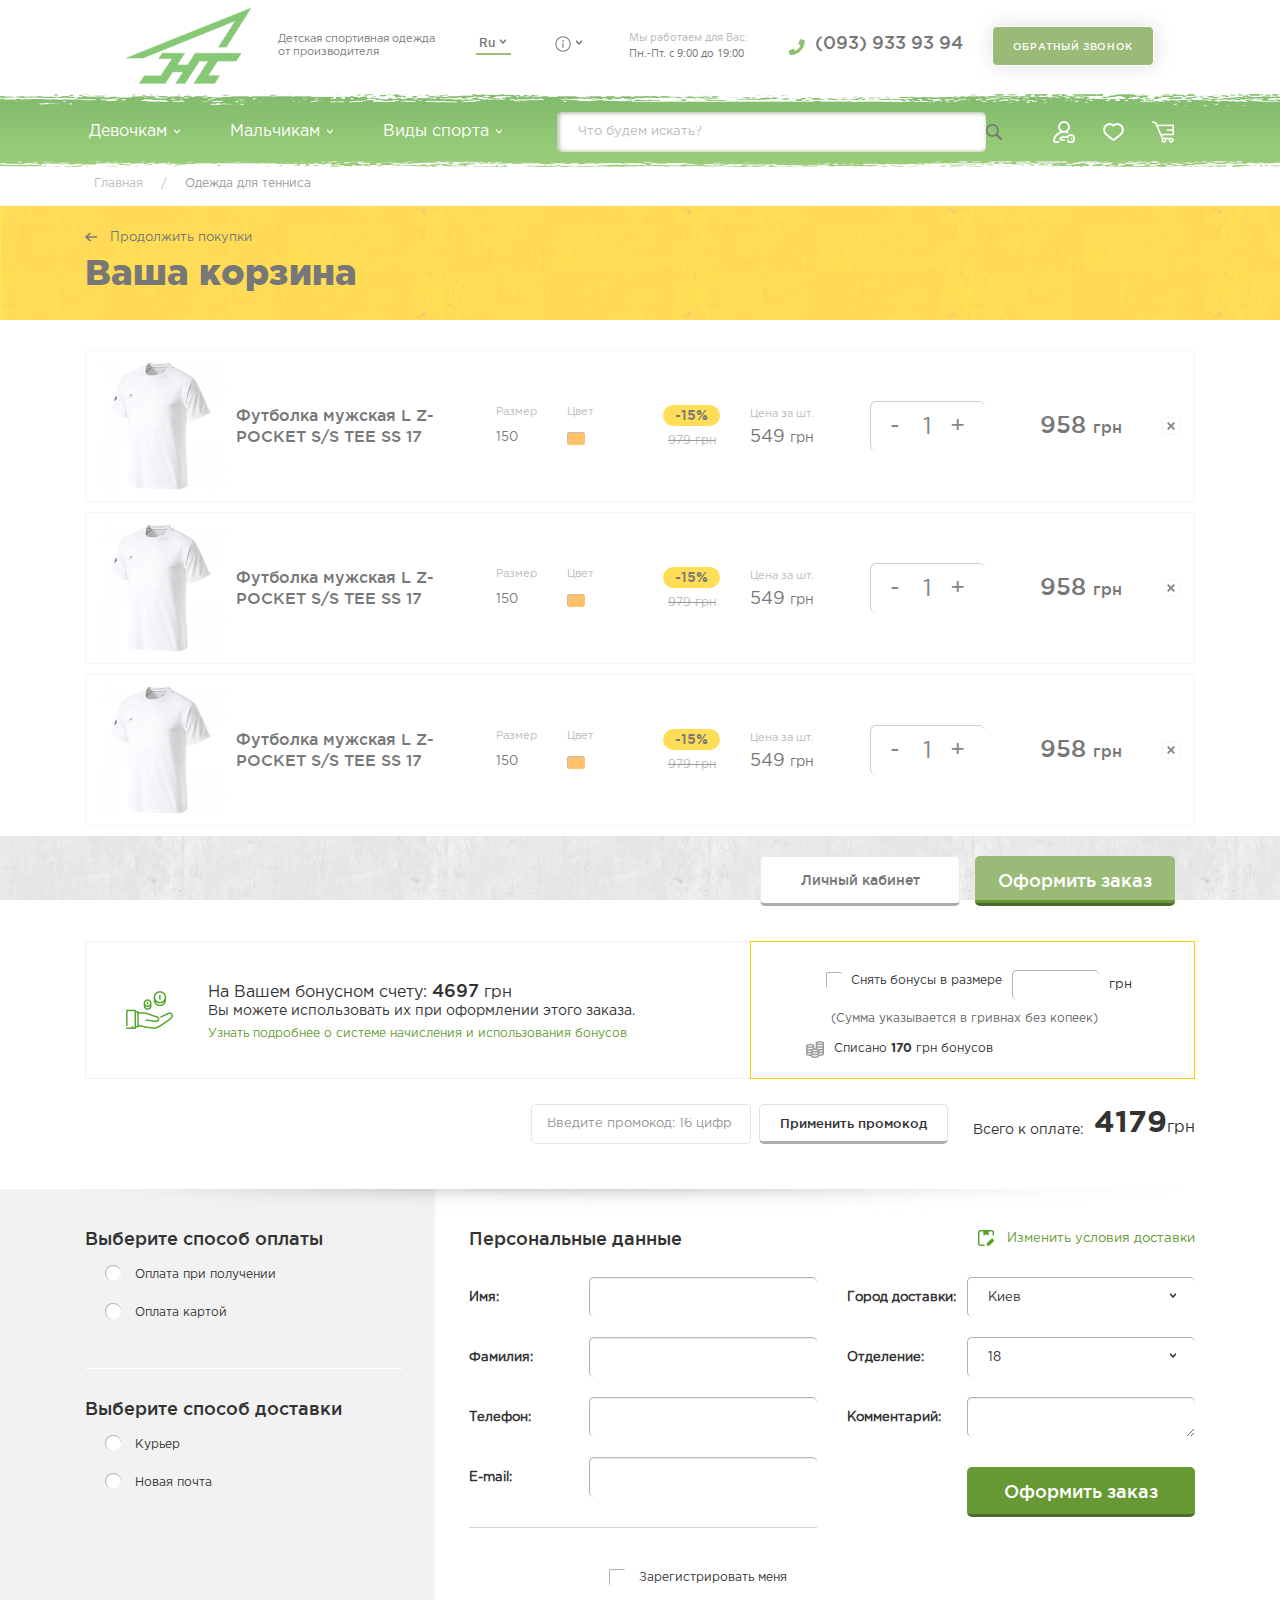
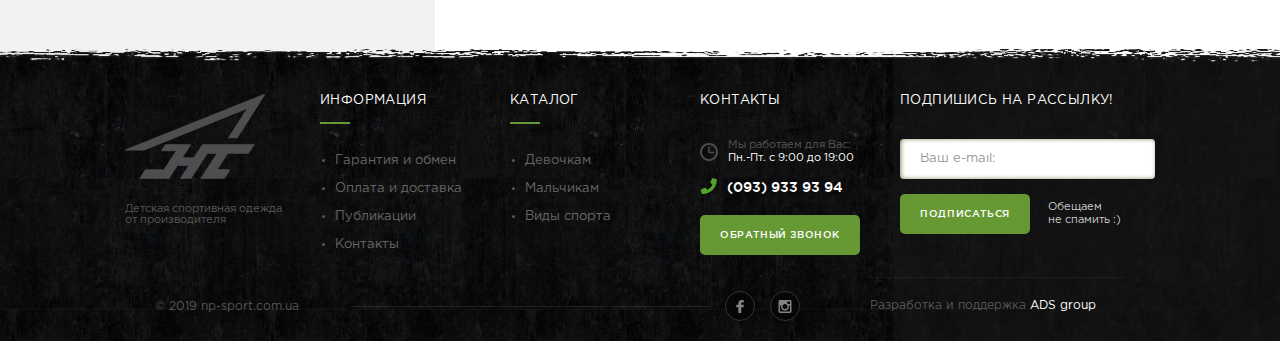
<file: checkout.html>
<!DOCTYPE html>
<head>
	<meta charset="utf-8">
	<title>NP sport - Детская спортивная одежда от производителя</title>
    
    <meta name="viewport" content="width=device-width, initial-scale=1.0" />
    <meta name="viewport" content="width=device-width, initial-scale=1.0, maximum-scale=1.0, user-scalable=no"> 

    <link rel="stylesheet" type="text/css" href="css/bootstrap.min.css">
    <link rel="stylesheet" type="text/css" href="css/fonts.css" />
    <link rel="stylesheet" type="text/css" href="css/style.css" /> 
    
    <link rel="icon" href="img/favicon.png" type="image/x-icon">
	<link rel="shortcut icon" href="img/favicon.png" type="image/x-icon">
    
    <script type="text/javascript" src="js/jquery.js"></script>
    <script type="text/javascript" src="js/bootstrap.min.js"></script>
	<script type="text/javascript" src="js/jquery.maskedinput.min.js"></script>
  
</head>
	<body class="js-loading">
       <div id="loader">
            <div id="cube-loader">
                <div class='sk-double-bounce'>
                    <div class='sk-child sk-double-bounce-1'></div>
                    <div class='sk-child sk-double-bounce-2'></div>
                </div>
           </div>
        </div><!--/Loader-->
        
        <div id="main">
            <div id="wrapper">
                <header>
                    <div class="white-bg">
                        <div class="container">
                            <div class="top row">
                                <div class="logo"><a href="#"><img src="img/logo.png" alt="NP sport" /><span>Детская спортивная одежда <br/>от производителя</span></a></div>
                                <div class="language">
                                    <div class="select">
                                        <div class="select-block">
                                            <div class="select_header">
                                                <span>Ru</span>
                                                <div class="img-arrow"><img src="img/ico/arrow.png" alt=""/></div>
                                            </div>
                                            <ul class="select_body">
                                                <li>En</li>
                                                <li>Ru</li>
                                            </ul>
                                        </div><!--select-block-->
                                    </div>
                                </div>
                                <div class="info">
                                    <div class="select-block">
                                        <div class="select_header">
                                            <span><img src="img/ico/i.png" alt=""/></span>
                                            <div class="img-arrow"><img src="img/ico/arrow.png" alt=""/></div>
                                        </div>
                                        <ul class="select_body">
                                            <li>I1</li>
                                            <li>I2</li>
                                        </ul>
                                    </div><!--select-block-->
                                </div>
                                <div class="working-hours">
                                    <p class="tit">Мы работаем для Вас:</p>
                                    <p class="value">Пн.-Пт. с 9:00 до 19:00</p>
                                </div>
                                <div class="contacts">
                                    <a href="tel:(093) 933 93 94" class="phone"><img src="img/ico/phone.png" alt=""/>(093) 933 93 94</a>
                                    <div class="btn">Обратный звонок</div>
                                </div>
                            </div><!-- .row  -->
                        </div><!-- .container -->
                    </div>
                    
                    <div class="bottom green-bg">
                        
                        <div class="container">
                            <div class="row">
                                <div id="navigation">
                                    <div class="cd-nav-trigger">
                                        <div class="hamburger-menu">
                                            <div class="bar"></div>
                                            <div class="bar"></div>
                                            <div class="bar"></div>
                                        </div>
                                    </div>
                                    <ul class="navigation-menu">
                                        <li class="has-submenu">
                                            <a href="#">Девочкам <img src="img/ico/arrow.png" alt=""/></a>
                                            <ul class="submenu">
                                                <li class="tit">Одежда для мальчиков</li>
                                                <li><a href="#">Футболки / майки / поло</a></li>
                                                <li><a href="#">Толстовки / Свитера / Флис</a></li>
                                                <li><a href="#">Шорты</a></li>
                                                <li><a href="#">Ветровки</a></li>
                                                <li><a href="#">Брюки спортивные</a></li>
                                                <li><a href="#">Куртки</a></li>
                                                <li><a href="#">Костюмы спортивные</a></li>
                                                <li><a href="#">Пуховики</a></li>
                                                <li><a href="#">Комбинезоны</a></li>
                                                <li><a href="#">Жилетки</a></li>
                                                <li><a href="#">Рубашки / гольфы</a></li>
                                                <li><a href="#">Термобелье</a></li>
                                            </ul>
                                        </li>
                                        <li class="has-submenu">
                                            <a href="#">Мальчикам <img src="img/ico/arrow.png" alt=""/></a>
                                            <ul class="submenu">
                                                <li class="tit">Одежда для мальчиков</li>
                                                <li><a href="#">Футболки / майки / поло</a></li>
                                                <li><a href="#">Толстовки / Свитера / Флис</a></li>
                                                <li><a href="#">Шорты</a></li>
                                                <li><a href="#">Ветровки</a></li>
                                                <li><a href="#">Брюки спортивные</a></li>
                                                <li><a href="#">Куртки</a></li>
                                                <li><a href="#">Костюмы спортивные</a></li>
                                                <li><a href="#">Пуховики</a></li>
                                                <li><a href="#">Комбинезоны</a></li>
                                                <li><a href="#">Жилетки</a></li>
                                                <li><a href="#">Рубашки / гольфы</a></li>
                                                <li><a href="#">Термобелье</a></li>
                                            </ul>
                                        </li>
                                        <li class="has-submenu">
                                            <a href="#">Виды спорта <img src="img/ico/arrow.png" alt=""/></a>
                                            <ul class="submenu">
                                                <li class="tit">Одежда для мальчиков</li>
                                                <li><a href="#">Футболки / майки / поло</a></li>
                                                <li><a href="#">Толстовки / Свитера / Флис</a></li>
                                                <li><a href="#">Шорты</a></li>
                                                <li><a href="#">Ветровки</a></li>
                                                <li><a href="#">Брюки спортивные</a></li>
                                                <li><a href="#">Куртки</a></li>
                                                <li><a href="#">Костюмы спортивные</a></li>
                                                <li><a href="#">Пуховики</a></li>
                                                <li><a href="#">Комбинезоны</a></li>
                                                <li><a href="#">Жилетки</a></li>
                                                <li><a href="#">Рубашки / гольфы</a></li>
                                                <li><a href="#">Термобелье</a></li>
                                            </ul>
                                        </li>
                                        <li class="c-nav">
                                            <div class="contacts">
                                                <div class="btn">Обратный звонок</div>
                                             </div>
                                        </li>
                                    </ul>
                                    
                                </div><!-- End navigation menu -->
                                
                                <div class="search">
                                    <form class="">
                                        <input type="text" placeholder="Что будем искать?" class="form-control">
                                        <img src="img/ico/search.png" alt=""/>
                                    </form>
                                </div>
                                
                                <div class="ico-block">
                                    <a href="#" class="login"><img src="img/ico/login.png" alt=""/></a>
                                    <a href="#" class="like"><img src="img/ico/like.png" alt=""/></a>
                                    <a href="#" class="cart"><img src="img/ico/cart.png" alt=""/></a>
                                </div>
                            </div><!-- .row  -->
                        </div><!-- .container -->
                    </div>
                </header>
                
                
                <section id="bread-crumbs" class="white-bg">
                    <div class="container">
                    	<ul>
                            <li><a href="#">Главная</a></li>
                            <li><span>/</span></li>
                            <li>Одежда для тенниса</li>
                        </ul>
                    </div><!-- .container -->
                </section>
                
                <section id="bread-crumbs3" class="yellow-bg">
                    <div class="container">
                    	<div class="back"><a href="#"><svg width="12px" height="8px"><path fill-rule="evenodd"  fill="rgb(51, 51, 51)" d="M12.003,3.201 L3.188,3.201 L6.522,0.001 L4.165,0.001 L-0.003,4.000 L4.165,7.998 L6.522,7.998 L3.188,4.800 L12.003,4.800 L12.003,3.201 Z"/></svg>Продолжить покупки</a></div>
                        <div class="tit"><h1>Ваша корзина</h1></div>
                    </div><!-- .container -->
                </section>
                
                <section id="basket-block" class="white-bg">
                    <div class="container">
                    	<div class="row">
                            <div class="item">
                                <div class="prod">
                                    <div class="img"><img src="img/catalog/img5.png" alt=""/></div>
                                    <div class="tit"><a href="#">Футболка мужская L Z-POCKET S/S TEE SS 17</a></div>
                                </div>
                                <div class="param-block">
                                    <div class="param">
                                        <div class="tit">Размер</div>
                                        <p>150</p>
                                    </div>
                                    <div class="param">
                                        <div class="tit">Цвет</div>
                                        <p class="color" style="background:#ffa421"></p>
                                    </div>
                                </div>
                                <div class="price-block">
                                    <div class="old-price">
                                        <div class="price-sale">-15%</div>
                                        <div class="price">979 грн</div>
                                    </div>
                                    <div class="n-pr">
                                        <div class="tit">Цена за шт.</div>
                                        <div class="new-price">549 <span>грн</span></div>
                                    </div>
                                </div>
                                <div class="kol" id="kol-1">
                                    <span class="minus">-</span>
                                    <input type="text" value="1">
                                    <span class="plus">+</span>
                                </div>
                                <div class="total" data-total="kol-1">958 <span>грн</span></div>
                                <div class="delete"><svg width="8px" height="8px"><path fill-rule="evenodd"  fill="rgb(72, 72, 72)"
 d="M7.989,6.648 L6.648,7.989 L4.000,5.340 L1.352,7.989 L0.011,6.648 L2.659,4.000 L0.011,1.352 L1.352,0.011 L4.000,2.659 L6.648,0.011 L7.989,1.352 L5.341,4.000 L7.989,6.648 Z"/></svg></div>
                            </div><!--item-->
                            <div class="item">
                                <div class="prod">
                                    <div class="img"><img src="img/catalog/img5.png" alt=""/></div>
                                    <div class="tit"><a href="#">Футболка мужская L Z-POCKET S/S TEE SS 17</a></div>
                                </div>
                                <div class="param-block">
                                    <div class="param">
                                        <div class="tit">Размер</div>
                                        <p>150</p>
                                    </div>
                                    <div class="param">
                                        <div class="tit">Цвет</div>
                                        <p class="color" style="background:#ffa421"></p>
                                    </div>
                                </div>
                                <div class="price-block">
                                    <div class="old-price">
                                        <div class="price-sale">-15%</div>
                                        <div class="price">979 грн</div>
                                    </div>
                                    <div class="n-pr">
                                        <div class="tit">Цена за шт.</div>
                                        <div class="new-price">549 <span>грн</span></div>
                                    </div>
                                </div>
                                <div class="kol" id="kol-2">
                                    <span class="minus">-</span>
                                    <input type="text" value="1">
                                    <span class="plus">+</span>
                                </div>
                                <div class="total" data-total="kol-2">958 <span>грн</span></div>
                                <div class="delete"><svg width="8px" height="8px"><path fill-rule="evenodd"  fill="rgb(72, 72, 72)"
 d="M7.989,6.648 L6.648,7.989 L4.000,5.340 L1.352,7.989 L0.011,6.648 L2.659,4.000 L0.011,1.352 L1.352,0.011 L4.000,2.659 L6.648,0.011 L7.989,1.352 L5.341,4.000 L7.989,6.648 Z"/></svg></div>
                            </div><!--item-->
                            <div class="item">
                                <div class="prod">
                                    <div class="img"><img src="img/catalog/img5.png" alt=""/></div>
                                    <div class="tit"><a href="#">Футболка мужская L Z-POCKET S/S TEE SS 17</a></div>
                                </div>
                                <div class="param-block">
                                    <div class="param">
                                        <div class="tit">Размер</div>
                                        <p>150</p>
                                    </div>
                                    <div class="param">
                                        <div class="tit">Цвет</div>
                                        <p class="color" style="background:#ffa421"></p>
                                    </div>
                                </div>
                                <div class="price-block">
                                    <div class="old-price">
                                        <div class="price-sale">-15%</div>
                                        <div class="price">979 грн</div>
                                    </div>
                                    <div class="n-pr">
                                        <div class="tit">Цена за шт.</div>
                                        <div class="new-price">549 <span>грн</span></div>
                                    </div>
                                </div>
                                <div class="kol" id="kol-3">
                                    <span class="minus">-</span>
                                    <input type="text" value="1">
                                    <span class="plus">+</span>
                                </div>
                                <div class="total" data-total="kol-3">958 <span>грн</span></div>
                                <div class="delete"><svg width="8px" height="8px"><path fill-rule="evenodd"  fill="rgb(72, 72, 72)"
 d="M7.989,6.648 L6.648,7.989 L4.000,5.340 L1.352,7.989 L0.011,6.648 L2.659,4.000 L0.011,1.352 L1.352,0.011 L4.000,2.659 L6.648,0.011 L7.989,1.352 L5.341,4.000 L7.989,6.648 Z"/></svg></div>
                            </div><!--item-->
                        </div><!-- row -->
                    </div><!-- .container -->
                </section>
                
                <section id="checkout-btn">
                    <div class="container">
                    	<div class="row">
                            <a href="#" class="btn btn-personal-area">Личный кабинет</a>
                            <a href="#" class="btn btn-checkout">Оформить заказ</a>
                        </div>
                    </div><!-- .container -->
                </section>
                
                <section id="checkout-total" class="white-bg">
                    <div class="container">
                    	<div class="row bonus-block">
                            <div class="l-block">
                                <div class="img"><img src="img/ico/hand.png" alt=""/></div>
                                <div class="txt">
                                    <p>На Вашем бонусном счету: <span class="gotham_medium">4697</span> грн</p>
                                    <p class="small">Вы можете использовать их при оформлении этого заказа.</p>
                                    <a href="#">Узнать подробнее о системе начисления и использования бонусов</a>
                                </div>
                            </div>
                            <div class="r-block">
                                <div class="bonus-check">
                                    <div class="checkbox">
                                        <input type="checkbox" class="custom-control-input" id="check-1">
                                        <label for="check-1">
                                            <span class="check-block">
                                                <svg width="10px" height="7px" class="ico-check">
                                                    <path fill-rule="evenodd" fill="rgb(255, 255, 255)" d="M9.989,1.341 L4.240,6.988 L4.042,6.793 L3.843,6.988 L0.011,3.224 L1.366,1.893 L4.042,4.521 L8.634,0.010 L9.989,1.341 Z"></path>
                                                </svg>
                                            </span>
                                            Снять бонусы в размере
                                        </label>
                                    </div>
                                    <input type="text">
                                    <span>грн</span>
                                </div>
                                <div class="explanation">(Сумма указывается в гривнах без копеек)</div>
                                <div class="cash">
                                    <img src="img/ico/cash.png" alt=""/>
                                    <p>Списано <span class="gotham_bold">170</span> грн бонусов</p>
                                </div>
                            </div>
                        </div>
                        
                        <div class="row bottom-block">
                            <div class="l-block">
                                <div class="promotional-code">
                                	<input type="text" placeholder="Введите промокод: 16 цифр">
                                    <a href="#" class="btn">Применить промокод</a>
                                </div>
                                <div class="total-checkout">
                                    <p>Всего к оплате:</p>
                                    <p><span class="num">4179</span>грн</p>
                                </div>
                            </div>
                        </div>
                    </div><!-- .container -->
                </section>
                
                <section id="checkout">
                    <div class="container">
                    	<div class="row form-grid">
                            <div class="checkout-method">
                                <div class="item">
                                    <div class="tit"><h4>Выберите способ оплаты</h4></div>
                                    <div class="checkbox">
                                        <input type="radio" class="custom-control-input" id="radio-1" name="r">
                                        <label for="radio-1">
                                            <span class="check-block">
                                                <svg  width="9px" height="9px"><path fill-rule="evenodd"  fill="rgb(102, 153, 51)"
 d="M4.500,-0.000 C6.985,-0.000 9.000,2.015 9.000,4.500 C9.000,6.985 6.985,9.000 4.500,9.000 C2.015,9.000 -0.000,6.985 -0.000,4.500 C-0.000,2.015 2.015,-0.000 4.500,-0.000 Z"/></svg>
                                            </span>
                                            Оплата при получении
                                        </label>
                                    </div>
                                    <div class="checkbox">
                                        <input type="radio" class="custom-control-input" id="radio-2" name="r">
                                        <label for="radio-2">
                                            <span class="check-block">
                                                <svg  width="9px" height="9px"><path fill-rule="evenodd"  fill="rgb(102, 153, 51)"
 d="M4.500,-0.000 C6.985,-0.000 9.000,2.015 9.000,4.500 C9.000,6.985 6.985,9.000 4.500,9.000 C2.015,9.000 -0.000,6.985 -0.000,4.500 C-0.000,2.015 2.015,-0.000 4.500,-0.000 Z"/></svg>
                                            </span>
                                            Оплата картой
                                        </label>
                                    </div>
                            	</div>
                                <div class="item">
                                    <div class="tit"><h4>Выберите способ доставки</h4></div>
                                    <div class="checkbox">
                                        <input type="radio" class="custom-control-input" id="radio-3" name="r2">
                                        <label for="radio-3">
                                            <span class="check-block">
                                                <svg  width="9px" height="9px"><path fill-rule="evenodd"  fill="rgb(102, 153, 51)"
 d="M4.500,-0.000 C6.985,-0.000 9.000,2.015 9.000,4.500 C9.000,6.985 6.985,9.000 4.500,9.000 C2.015,9.000 -0.000,6.985 -0.000,4.500 C-0.000,2.015 2.015,-0.000 4.500,-0.000 Z"/></svg>
                                            </span>
                                            Курьер
                                        </label>
                                    </div>
                                    <div class="checkbox">
                                        <input type="radio" class="custom-control-input" id="radio-4" name="r2">
                                        <label for="radio-4">
                                            <span class="check-block">
                                                <svg  width="9px" height="9px"><path fill-rule="evenodd"  fill="rgb(102, 153, 51)"
 d="M4.500,-0.000 C6.985,-0.000 9.000,2.015 9.000,4.500 C9.000,6.985 6.985,9.000 4.500,9.000 C2.015,9.000 -0.000,6.985 -0.000,4.500 C-0.000,2.015 2.015,-0.000 4.500,-0.000 Z"/></svg>
                                            </span>
                                            Новая почта
                                        </label>
                                    </div>
                            	</div>
                            </div>
                            
                            <div class="checkout-data">
                                <div class="data-header">
                                    <div class="tit"><h4>Персональные данные</h4></div>
                                    <a href="#"><img src="img/ico/packageр.png" alt=""/>Изменить условия доставки</a>
                                </div>
                                <div class="l-block">
                                	<form>
                                    	<div class="item">
                                            <label>Имя:</label>
                                            <input class="form-control" type="text">
                                        </div>
                                        <div class="item">
                                            <label>Фамилия:</label>
                                            <input class="form-control" type="text">
                                        </div>
                                        <div class="item">
                                            <label>Телефон:</label>
                                            <input class="form-control" type="tel">
                                        </div>
                                        <div class="item last">
                                            <label>E-mail:</label>
                                            <input class="form-control" type="email">
                                        </div>
                                        <div class="checkbox">
                                            <input type="checkbox" class="custom-control-input" id="check-t">
                                            <label for="check-t">
                                                <span class="check-block">
                                                    <svg width="10px" height="7px" class="ico-check">
                                                        <path fill-rule="evenodd" fill="rgb(255, 255, 255)" d="M9.989,1.341 L4.240,6.988 L4.042,6.793 L3.843,6.988 L0.011,3.224 L1.366,1.893 L4.042,4.521 L8.634,0.010 L9.989,1.341 Z"></path>
                                                    </svg>
                                                </span>
                                                Зарегистрировать меня
                                            </label>
                                        </div>
                                    </form>
                                </div>
                                
                                <div class="r-block">
                                	<form>
                                    	<div class="item">
                                            <label>Город доставки:</label>
                                            <div class="select select-form">
                                                <div class="select-block">
                                                    <div class="select_header">
                                                        <span>Киев</span>
                                                        <div class="img-arrow"><img src="img/ico/arrow.png" alt=""/></div>
                                                    </div>
                                                    <ul class="select_body">
                                                        <li>Киев</li>
                                                        <li>Львов</li>
                                                    </ul>
                                                </div><!--select-block-->
                                            </div>
                                        </div>
                                        <div class="item">
                                            <label>Отделение:</label>
                                            <div class="select select-form">
                                                <div class="select-block">
                                                    <div class="select_header">
                                                        <span>18</span>
                                                        <div class="img-arrow"><img src="img/ico/arrow.png" alt=""/></div>
                                                    </div>
                                                    <ul class="select_body">
                                                        <li>18</li>
                                                        <li>13</li>
                                                    </ul>
                                                </div><!--select-block-->
                                            </div>
                                        </div>
                                        <div class="item">
                                            <label>Комментарий:</label>
                                            <textarea class="form-control"></textarea>
                                        </div>
                                        <div class="bnt-block">
                                        <button class="btn">Оформить заказ</button>
                                        </div>
                                    </form>
                                </div>
                            </div>
                        </div>
                    </div><!-- .container -->
                </section>
                
                
            </div><!-- End #wrapper --> 
    
            <footer>
                <div class="container">
                    <div class="row top-row">
                        <div class="l-block">
                            <div class="logo">
                            	<a href="#">
                                	<img src="img/logo-footer.png" alt="NP sport"><span>Детская спортивная одежда <br>от производителя</span>
                                </a>
                            </div><!--logo-->
                            
                            <div class="lr-block">
                                <div class="ul-block">
                                    <ul>
                                        <li class="tit">Информация</li>
                                        <li><a href="#">Гарантия  и обмен</a></li>     
                                        <li><a href="#">Оплата и доставка</a></li>   
                                        <li><a href="#">Публикации</a></li>   
                                        <li><a href="#">Контакты</a></li>   
                                    </ul>
                                </div>
                                <div class="ul-block">
                                    <ul>
                                        <li class="tit">Каталог</li>
                                        <li><a href="#">Девочкам</a></li>     
                                        <li><a href="#">Мальчикам</a></li>   
                                        <li><a href="#">Виды спорта</a></li>      
                                    </ul>
                                </div>
                                <div class="contacts">
                                	<div class="tit">Контакты</div>
                                    <div class="working-hours">
                                        <div class="img"><img src="img/ico/clock.png" alt=""/></div>
                                        <div>
                                        <p class="tit">Мы работаем для Вас:</p>
                                        <p class="value">Пн.-Пт. с 9:00 до 19:00</p>
                                        </div>
                                    </div>
                                    <a href="tel:(093) 933 93 94" class="phone"><img src="img/ico/phone.png" alt="">(093) 933 93 94</a>
                                    <div id="back-call" class="btn">Обратный звонок</div>
                                </div>
                            </div>
                        </div><!-- .l-block -->
                        
                        <div class="r-block">
                            <div class="tit">Подпишись на рассылку!</div>
                            <form>
                                <input class="form-control" placeholder="Ваш e-mail:" type="email">
                                <div class="flex">
                                    <button class="btn">Подписаться</button>
                                    <p>Обещаем<br/> не спамить :)</p>
                                </div>
                            </form>
                        </div><!-- .r-block -->
                    </div><!-- row -->
                    
                    <div class="row bottom-row">
                        <div class="l-block">
                            <div class="copyright">© 2019 np-sport.com.ua</div>
                            <div class="social-networks">
                                <a href="#" class="ico fb">
                                    <svg width="11px" height="19px" viewBox="0 0 11 19" version="1.1">
                                        <g stroke="none" stroke-width="1" fill="none" fill-rule="evenodd">
                                            <g transform="translate(-1558.000000, -450.000000)" fill="rgba(255,255,255,0.5);">
                                                <g transform="translate(1552.000000, 256.000000)">
                                                    <path d="M16.5857723,194.003953 L13.9473725,194 C10.9832208,194 9.06765572,195.835305 9.06765572,198.675926 L9.06765572,200.83184 L6.41486271,200.83184 C6.18562989,200.83184 6,201.005389 6,201.219458 L6,204.343133 C6,204.557203 6.18584156,204.730554 6.41486271,204.730554 L9.06765572,204.730554 L9.06765572,212.61258 C9.06765572,212.826649 9.25328561,213 9.48251842,213 L12.9436587,213 C13.1728915,213 13.3585214,212.826452 13.3585214,212.61258 L13.3585214,204.730554 L16.4602552,204.730554 C16.689488,204.730554 16.8751179,204.557203 16.8751179,204.343133 L16.8763878,201.219458 C16.8763878,201.116673 16.8325733,201.018237 16.7548923,200.945497 C16.6774231,200.872757 16.5715908,200.83184 16.4613135,200.83184 L13.3585214,200.83184 L13.3585214,199.004245 C13.3585214,198.125828 13.5826743,197.6799 14.8082126,197.6799 L16.585349,197.679307 C16.8143701,197.679307 17,197.505758 17,197.291886 L17,194.391374 C17,194.177699 16.8145818,194.004349 16.5857723,194.003953" id="fb"/>
                                                </g>
                                            </g>
                                        </g>
                                    </svg>
                                </a>
                                <a href="#" class="ico insta">
                                    <svg width="16px" height="16px" viewBox="0 0 16 16" version="1.1">
										<g stroke="none" stroke-width="1" fill="none" fill-rule="evenodd">
											<g transform="translate(-1555.000000, -404.000000)" fill="rgba(255,255,255,0.5);">
												<g transform="translate(1552.000000, 256.000000)">
													<path d="M17.1877802,152.218618 C17.1877802,152.420016 17.1183489,152.590182 16.9792308,152.729044 C16.8404046,152.868015 16.6703106,152.93741 16.4688394,152.93741 L14.6564006,152.93741 C14.4551118,152.93741 14.2847989,152.867979 14.1459727,152.729044 C14.0070736,152.590182 13.9377152,152.420016 13.9377152,152.218618 L13.9377152,150.500027 C13.9377152,150.305562 14.0070736,150.137184 14.1459727,149.994783 C14.2848354,149.852455 14.4551483,149.781199 14.6564006,149.781199 L16.4688394,149.781199 C16.6703106,149.781199 16.8404046,149.852418 16.9792308,149.994783 C17.1183124,150.137184 17.1877802,150.305562 17.1877802,150.500027 L17.1877802,152.218618 Z M17.1877802,161.520952 C17.1877802,161.70137 17.1250986,161.852345 17.0001733,161.97395 C16.8749561,162.095445 16.7258776,162.156229 16.5520986,162.156229 L5.41681603,162.156229 C5.23628727,162.156229 5.08512909,162.095445 4.96370635,161.97395 C4.84210118,161.8526 4.78135333,161.70137 4.78135333,161.520952 L4.78135333,154.77071 L6.25006499,154.77071 C6.11123881,155.208275 6.04180748,155.663207 6.04180748,156.135323 C6.04180748,157.46896 6.52786329,158.605907 7.50008437,159.547075 C8.47241491,160.487878 9.64253171,160.958498 11.0105807,160.958498 C11.9133705,160.958498 12.7466194,160.743127 13.5108019,160.312604 C14.2746925,159.881825 14.878486,159.296897 15.3232406,158.557236 C15.7677398,157.817611 15.9899711,157.010271 15.9899711,156.135359 C15.9899711,155.663243 15.9202844,155.208421 15.7814582,154.770746 L17.1878532,154.77071 L17.1878532,161.520988 L17.1877802,161.520988 L17.1877802,161.520952 Z M8.74499583,153.765547 C9.37341688,153.157998 10.1286605,152.854078 11.0106172,152.854078 C11.8993966,152.854078 12.6580334,153.157998 13.2866004,153.765547 C13.9151674,154.373205 14.2292684,155.107649 14.2292684,155.968732 C14.2292684,156.829706 13.9151674,157.564186 13.2866004,158.171662 C12.6580334,158.779466 11.899652,159.08335 11.0106172,159.08335 C10.128697,159.08335 9.37352634,158.779211 8.74499583,158.171662 C8.11642883,157.564113 7.80218181,156.829706 7.80218181,155.968732 C7.80218181,155.107649 8.11642883,154.373242 8.74499583,153.765547 L8.74499583,153.765547 Z M18.396024,148.604265 C17.9932274,148.201361 17.5105283,148 16.9481819,148 L5.05218296,148 C4.48965417,148 4.00710093,148.201434 3.60419489,148.604265 C3.20136181,149.006987 3,149.489611 3,150.052028 L3,161.947863 C3,162.510207 3.20132532,162.99294 3.60419489,163.395698 C4.00710093,163.798493 4.48976362,164 5.05218296,164 L16.948036,164 C17.5102729,164 17.993118,163.798493 18.3958781,163.395698 C18.7988206,162.99294 19,162.510207 19,161.947863 L19,150.052028 C18.9999635,149.489501 18.7988206,149.007133 18.396024,148.604265 L18.396024,148.604265 Z" id="in"/>
												</g>
											</g>
										</g>
									</svg>
                                </a>
                            </div><!--social-networks-->
                        </div><!-- .l-block -->
                        
                        <div class="r-block">
                        	<p>Разработка и поддержка <a href="#">ADS group</a></p>
                        </div>
                    </div><!-- row -->
                </div><!--container-->
            </footer>
        </div><!--/Main-->
       
	   <script type="text/javascript" src="js/main.js"></script>
       <script>
            var inputsTel = document.querySelectorAll('input[type="tel"]');
            Inputmask({
              "mask": "+38(999) 999-99-99",
              showMaskOnHover: false
            }).mask(inputsTel);
        </script>  
	</body>
</html>
</file>
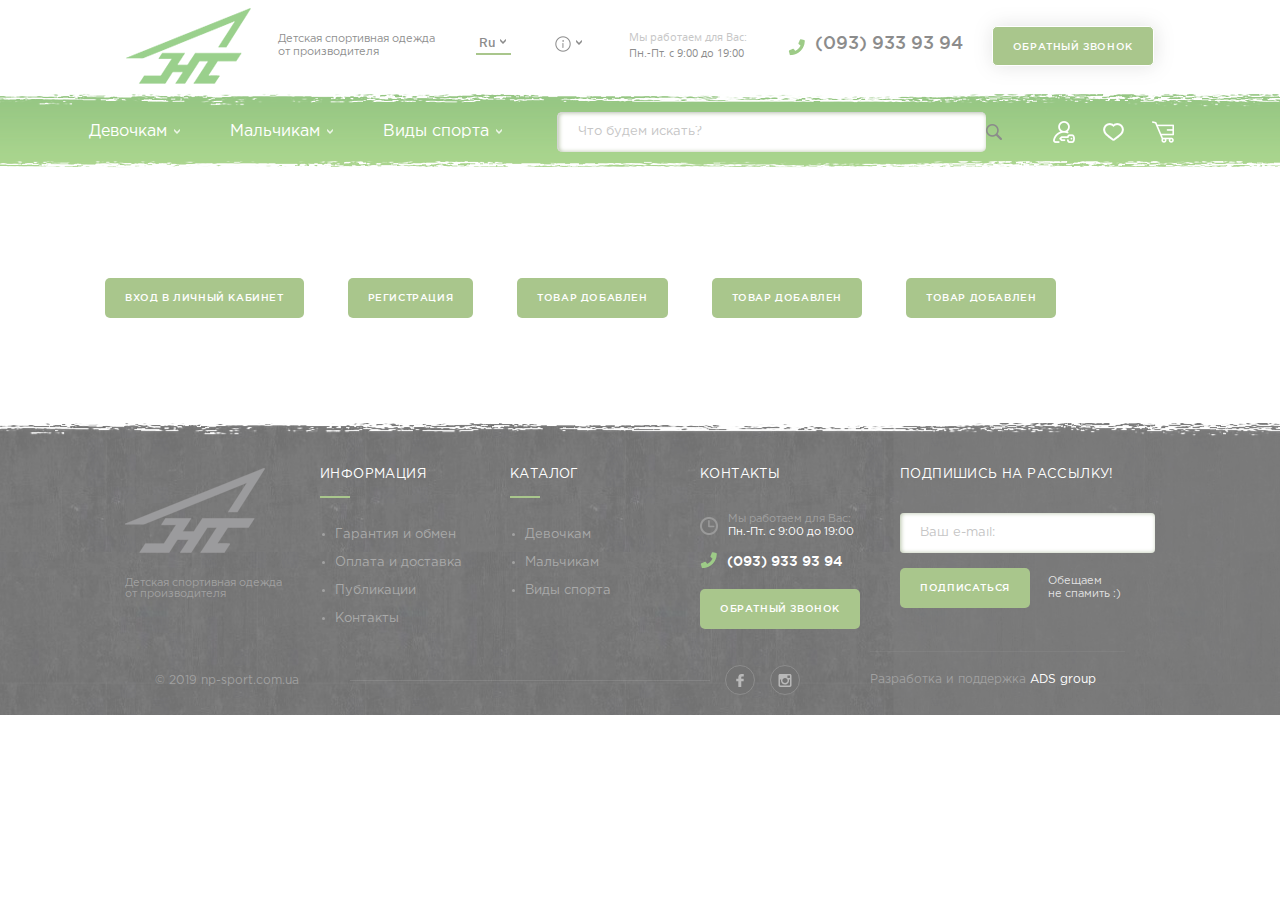
<file: modal.html>
<!DOCTYPE html>
<head>
	<meta charset="utf-8">
	<title>NP sport - Детская спортивная одежда от производителя</title>
    
    <meta name="viewport" content="width=device-width, initial-scale=1.0" />
    <meta name="viewport" content="width=device-width, initial-scale=1.0, maximum-scale=1.0, user-scalable=no"> 

    <link rel="stylesheet" type="text/css" href="css/bootstrap.min.css">
    <link rel="stylesheet" type="text/css" href="css/swiper.min.css">
    <link rel="stylesheet" type="text/css" href="css/fonts.css" />
    <link rel="stylesheet" type="text/css" href="css/style.css" /> 
    
    <link rel="icon" href="img/favicon.png" type="image/x-icon">
	<link rel="shortcut icon" href="img/favicon.png" type="image/x-icon">
    
    <script type="text/javascript" src="js/jquery.js"></script>
    <script type="text/javascript" src="js/bootstrap.min.js"></script>
    <script type="text/javascript" src="js/swiper.min.js"></script>
  
</head>
	<body class="js-loading">
       <div id="loader">
            <div id="cube-loader">
                <div class='sk-double-bounce'>
                    <div class='sk-child sk-double-bounce-1'></div>
                    <div class='sk-child sk-double-bounce-2'></div>
                </div>
           </div>
        </div><!--/Loader-->
        
        <div id="main">
            <div id="wrapper">
                <header>
                    <div class="white-bg">
                        <div class="container">
                            <div class="top row">
                                <div class="logo"><a href="#"><img src="img/logo.png" alt="NP sport" /><span>Детская спортивная одежда <br/>от производителя</span></a></div>
                                <div class="language">
                                    <div class="select">
                                        <div class="select-block">
                                            <div class="select_header">
                                                <span>Ru</span>
                                                <div class="img-arrow"><img src="img/ico/arrow.png" alt=""/></div>
                                            </div>
                                            <ul class="select_body">
                                                <li>En</li>
                                                <li>Ru</li>
                                            </ul>
                                        </div><!--select-block-->
                                    </div>
                                </div>
                                <div class="info">
                                    <div class="select-block">
                                        <div class="select_header">
                                            <span><img src="img/ico/i.png" alt=""/></span>
                                            <div class="img-arrow"><img src="img/ico/arrow.png" alt=""/></div>
                                        </div>
                                        <ul class="select_body">
                                            <li>I1</li>
                                            <li>I2</li>
                                        </ul>
                                    </div><!--select-block-->
                                </div>
                                <div class="working-hours">
                                    <p class="tit">Мы работаем для Вас:</p>
                                    <p class="value">Пн.-Пт. с 9:00 до 19:00</p>
                                </div>
                                <div class="contacts">
                                    <a href="tel:(093) 933 93 94" class="phone"><img src="img/ico/phone.png" alt=""/>(093) 933 93 94</a>
                                    <div class="btn">Обратный звонок</div>
                                </div>
                            </div><!-- .row  -->
                        </div><!-- .container -->
                    </div>
                    
                    <div class="bottom green-bg">
                        
                        <div class="container">
                            <div class="row">
                                <div id="navigation">
                                    <div class="cd-nav-trigger">
                                        <div class="hamburger-menu">
                                            <div class="bar"></div>
                                            <div class="bar"></div>
                                            <div class="bar"></div>
                                        </div>
                                    </div>
                                    <ul class="navigation-menu">
                                        <li class="has-submenu">
                                            <a href="#">Девочкам <img src="img/ico/arrow.png" alt=""/></a>
                                            <ul class="submenu">
                                                <li class="tit">Одежда для мальчиков</li>
                                                <li><a href="#">Футболки / майки / поло</a></li>
                                                <li><a href="#">Толстовки / Свитера / Флис</a></li>
                                                <li><a href="#">Шорты</a></li>
                                                <li><a href="#">Ветровки</a></li>
                                                <li><a href="#">Брюки спортивные</a></li>
                                                <li><a href="#">Куртки</a></li>
                                                <li><a href="#">Костюмы спортивные</a></li>
                                                <li><a href="#">Пуховики</a></li>
                                                <li><a href="#">Комбинезоны</a></li>
                                                <li><a href="#">Жилетки</a></li>
                                                <li><a href="#">Рубашки / гольфы</a></li>
                                                <li><a href="#">Термобелье</a></li>
                                            </ul>
                                        </li>
                                        <li class="has-submenu">
                                            <a href="#">Мальчикам <img src="img/ico/arrow.png" alt=""/></a>
                                            <ul class="submenu">
                                                <li class="tit">Одежда для мальчиков</li>
                                                <li><a href="#">Футболки / майки / поло</a></li>
                                                <li><a href="#">Толстовки / Свитера / Флис</a></li>
                                                <li><a href="#">Шорты</a></li>
                                                <li><a href="#">Ветровки</a></li>
                                                <li><a href="#">Брюки спортивные</a></li>
                                                <li><a href="#">Куртки</a></li>
                                                <li><a href="#">Костюмы спортивные</a></li>
                                                <li><a href="#">Пуховики</a></li>
                                                <li><a href="#">Комбинезоны</a></li>
                                                <li><a href="#">Жилетки</a></li>
                                                <li><a href="#">Рубашки / гольфы</a></li>
                                                <li><a href="#">Термобелье</a></li>
                                            </ul>
                                        </li>
                                        <li class="has-submenu">
                                            <a href="#">Виды спорта <img src="img/ico/arrow.png" alt=""/></a>
                                            <ul class="submenu">
                                                <li class="tit">Одежда для мальчиков</li>
                                                <li><a href="#">Футболки / майки / поло</a></li>
                                                <li><a href="#">Толстовки / Свитера / Флис</a></li>
                                                <li><a href="#">Шорты</a></li>
                                                <li><a href="#">Ветровки</a></li>
                                                <li><a href="#">Брюки спортивные</a></li>
                                                <li><a href="#">Куртки</a></li>
                                                <li><a href="#">Костюмы спортивные</a></li>
                                                <li><a href="#">Пуховики</a></li>
                                                <li><a href="#">Комбинезоны</a></li>
                                                <li><a href="#">Жилетки</a></li>
                                                <li><a href="#">Рубашки / гольфы</a></li>
                                                <li><a href="#">Термобелье</a></li>
                                            </ul>
                                        </li>
                                        <li class="c-nav">
                                            <div class="contacts">
                                                <div class="btn">Обратный звонок</div>
                                             </div>
                                        </li>
                                    </ul>
                                    
                                </div><!-- End navigation menu -->
                                
                                <div class="search">
                                    <form class="">
                                        <input type="text" placeholder="Что будем искать?" class="form-control">
                                        <img src="img/ico/search.png" alt=""/>
                                    </form>
                                </div>
                                
                                <div class="ico-block">
                                    <a href="#" class="login"><img src="img/ico/login.png" alt=""/></a>
                                    <a href="#" class="like"><img src="img/ico/like.png" alt=""/></a>
                                    <a href="#" class="cart"><img src="img/ico/cart.png" alt=""/></a>
                                </div>
                            </div><!-- .row  -->
                        </div><!-- .container -->
                    </div>
                </header>
                
                
                
                <section id="modal-page" class="white-bg" style="padding:100px 0">
                    <div class="container">
                    	<div id="entry" class="btn modal-block"><span>Вход в личный кабинет</span></div>
                        <div id="registration" class="btn modal-block"><span>Регистрация</span></div>
                        <div id="product_add-cart" class="btn modal-block"><span>Товар добавлен</span></div>
                        <div id="product_add-like" class="btn modal-block"><span>Товар добавлен</span></div>
                        <div id="product_add-law" class="btn modal-block"><span>Товар добавлен</span></div>
                    </div><!-- .container -->
                </section>
                
            </div><!-- End #wrapper --> 
    
            <footer>
                <div class="container">
                    <div class="row top-row">
                        <div class="l-block">
                            <div class="logo">
                            	<a href="#">
                                	<img src="img/logo-footer.png" alt="NP sport"><span>Детская спортивная одежда <br>от производителя</span>
                                </a>
                            </div><!--logo-->
                            
                            <div class="lr-block">
                                <div class="ul-block">
                                    <ul>
                                        <li class="tit">Информация</li>
                                        <li><a href="#">Гарантия  и обмен</a></li>     
                                        <li><a href="#">Оплата и доставка</a></li>   
                                        <li><a href="#">Публикации</a></li>   
                                        <li><a href="#">Контакты</a></li>   
                                    </ul>
                                </div>
                                <div class="ul-block">
                                    <ul>
                                        <li class="tit">Каталог</li>
                                        <li><a href="#">Девочкам</a></li>     
                                        <li><a href="#">Мальчикам</a></li>   
                                        <li><a href="#">Виды спорта</a></li>      
                                    </ul>
                                </div>
                                <div class="contacts">
                                	<div class="tit">Контакты</div>
                                    <div class="working-hours">
                                        <div class="img"><img src="img/ico/clock.png" alt=""/></div>
                                        <div>
                                        <p class="tit">Мы работаем для Вас:</p>
                                        <p class="value">Пн.-Пт. с 9:00 до 19:00</p>
                                        </div>
                                    </div>
                                    <a href="tel:(093) 933 93 94" class="phone"><img src="img/ico/phone.png" alt="">(093) 933 93 94</a>
                                    <div id="back-call" class="btn">Обратный звонок</div>
                                </div>
                            </div>
                        </div><!-- .l-block -->
                        
                        <div class="r-block">
                            <div class="tit">Подпишись на рассылку!</div>
                            <form>
                                <input class="form-control" placeholder="Ваш e-mail:" type="email">
                                <div class="flex">
                                    <button class="btn">Подписаться</button>
                                    <p>Обещаем<br/> не спамить :)</p>
                                </div>
                            </form>
                        </div><!-- .r-block -->
                    </div><!-- row -->
                    
                    <div class="row bottom-row">
                        <div class="l-block">
                            <div class="copyright">© 2019 np-sport.com.ua</div>
                            <div class="social-networks">
                                <a href="#" class="ico fb">
                                    <svg width="11px" height="19px" viewBox="0 0 11 19" version="1.1">
                                        <g stroke="none" stroke-width="1" fill="none" fill-rule="evenodd">
                                            <g transform="translate(-1558.000000, -450.000000)" fill="rgba(255,255,255,0.5);">
                                                <g transform="translate(1552.000000, 256.000000)">
                                                    <path d="M16.5857723,194.003953 L13.9473725,194 C10.9832208,194 9.06765572,195.835305 9.06765572,198.675926 L9.06765572,200.83184 L6.41486271,200.83184 C6.18562989,200.83184 6,201.005389 6,201.219458 L6,204.343133 C6,204.557203 6.18584156,204.730554 6.41486271,204.730554 L9.06765572,204.730554 L9.06765572,212.61258 C9.06765572,212.826649 9.25328561,213 9.48251842,213 L12.9436587,213 C13.1728915,213 13.3585214,212.826452 13.3585214,212.61258 L13.3585214,204.730554 L16.4602552,204.730554 C16.689488,204.730554 16.8751179,204.557203 16.8751179,204.343133 L16.8763878,201.219458 C16.8763878,201.116673 16.8325733,201.018237 16.7548923,200.945497 C16.6774231,200.872757 16.5715908,200.83184 16.4613135,200.83184 L13.3585214,200.83184 L13.3585214,199.004245 C13.3585214,198.125828 13.5826743,197.6799 14.8082126,197.6799 L16.585349,197.679307 C16.8143701,197.679307 17,197.505758 17,197.291886 L17,194.391374 C17,194.177699 16.8145818,194.004349 16.5857723,194.003953" id="fb"/>
                                                </g>
                                            </g>
                                        </g>
                                    </svg>
                                </a>
                                <a href="#" class="ico insta">
                                    <svg width="16px" height="16px" viewBox="0 0 16 16" version="1.1">
										<g stroke="none" stroke-width="1" fill="none" fill-rule="evenodd">
											<g transform="translate(-1555.000000, -404.000000)" fill="rgba(255,255,255,0.5);">
												<g transform="translate(1552.000000, 256.000000)">
													<path d="M17.1877802,152.218618 C17.1877802,152.420016 17.1183489,152.590182 16.9792308,152.729044 C16.8404046,152.868015 16.6703106,152.93741 16.4688394,152.93741 L14.6564006,152.93741 C14.4551118,152.93741 14.2847989,152.867979 14.1459727,152.729044 C14.0070736,152.590182 13.9377152,152.420016 13.9377152,152.218618 L13.9377152,150.500027 C13.9377152,150.305562 14.0070736,150.137184 14.1459727,149.994783 C14.2848354,149.852455 14.4551483,149.781199 14.6564006,149.781199 L16.4688394,149.781199 C16.6703106,149.781199 16.8404046,149.852418 16.9792308,149.994783 C17.1183124,150.137184 17.1877802,150.305562 17.1877802,150.500027 L17.1877802,152.218618 Z M17.1877802,161.520952 C17.1877802,161.70137 17.1250986,161.852345 17.0001733,161.97395 C16.8749561,162.095445 16.7258776,162.156229 16.5520986,162.156229 L5.41681603,162.156229 C5.23628727,162.156229 5.08512909,162.095445 4.96370635,161.97395 C4.84210118,161.8526 4.78135333,161.70137 4.78135333,161.520952 L4.78135333,154.77071 L6.25006499,154.77071 C6.11123881,155.208275 6.04180748,155.663207 6.04180748,156.135323 C6.04180748,157.46896 6.52786329,158.605907 7.50008437,159.547075 C8.47241491,160.487878 9.64253171,160.958498 11.0105807,160.958498 C11.9133705,160.958498 12.7466194,160.743127 13.5108019,160.312604 C14.2746925,159.881825 14.878486,159.296897 15.3232406,158.557236 C15.7677398,157.817611 15.9899711,157.010271 15.9899711,156.135359 C15.9899711,155.663243 15.9202844,155.208421 15.7814582,154.770746 L17.1878532,154.77071 L17.1878532,161.520988 L17.1877802,161.520988 L17.1877802,161.520952 Z M8.74499583,153.765547 C9.37341688,153.157998 10.1286605,152.854078 11.0106172,152.854078 C11.8993966,152.854078 12.6580334,153.157998 13.2866004,153.765547 C13.9151674,154.373205 14.2292684,155.107649 14.2292684,155.968732 C14.2292684,156.829706 13.9151674,157.564186 13.2866004,158.171662 C12.6580334,158.779466 11.899652,159.08335 11.0106172,159.08335 C10.128697,159.08335 9.37352634,158.779211 8.74499583,158.171662 C8.11642883,157.564113 7.80218181,156.829706 7.80218181,155.968732 C7.80218181,155.107649 8.11642883,154.373242 8.74499583,153.765547 L8.74499583,153.765547 Z M18.396024,148.604265 C17.9932274,148.201361 17.5105283,148 16.9481819,148 L5.05218296,148 C4.48965417,148 4.00710093,148.201434 3.60419489,148.604265 C3.20136181,149.006987 3,149.489611 3,150.052028 L3,161.947863 C3,162.510207 3.20132532,162.99294 3.60419489,163.395698 C4.00710093,163.798493 4.48976362,164 5.05218296,164 L16.948036,164 C17.5102729,164 17.993118,163.798493 18.3958781,163.395698 C18.7988206,162.99294 19,162.510207 19,161.947863 L19,150.052028 C18.9999635,149.489501 18.7988206,149.007133 18.396024,148.604265 L18.396024,148.604265 Z" id="in"/>
												</g>
											</g>
										</g>
									</svg>
                                </a>
                            </div><!--social-networks-->
                        </div><!-- .l-block -->
                        
                        <div class="r-block">
                        	<p>Разработка и поддержка <a href="#">ADS group</a></p>
                        </div>
                    </div><!-- row -->
                </div><!--container-->
            </footer>
        </div><!--/Main-->
       
       
       
       
       <div class="modal" data-id="#entry">
            <div class="modal-ov"></div>
            <div class="modal-content">
                <span class="close close-1"><svg width="10px" height="10px"><path fill-rule="evenodd"  fill="rgb(72, 72, 72)" d="M9.986,8.310 L8.310,9.986 L5.000,6.676 L1.689,9.986 L0.013,8.310 L3.323,5.000 L0.013,1.689 L1.689,0.013 L5.000,3.323 L8.310,0.013 L9.986,1.689 L6.676,5.000 L9.986,8.310 Z"/>
</svg></span>
                <div class="modal-body">
                    <div class="m-header">
                        <h3>Вход в личный кабинет</h3>
                        <a href="#">Зарегистрироваться</a>
                    </div>
                    <div class="form-m">
                        <form>
                            <div class="item">
                                <label>Ваш телефон или e-mail:</label>
                                <input class="form-control" type="text">
                            </div>
                            <div class="item">
                                <label>Пароль:</label>
                                <div class="password">
                                    <input class="form-control input-password" type="password">
                                    <div class="p-show"><img src="img/ico/pas.png" alt=""/></div>
                                </div>
                            </div>
                            <div class="flex">
                                <div class="checkbox">
                                    <input type="checkbox" class="custom-control-input" id="check-e">
                                    <label for="check-e">
                                        <span class="check-block">
                                            <svg width="10px" height="7px" class="ico-check">
                                                <path fill-rule="evenodd" fill="rgb(255, 255, 255)" d="M9.989,1.341 L4.240,6.988 L4.042,6.793 L3.843,6.988 L0.011,3.224 L1.366,1.893 L4.042,4.521 L8.634,0.010 L9.989,1.341 Z"></path>
                                            </svg>
                                        </span>
                                        Запомнить меня
                                    </label>
                                </div><!--checkbox-->
                                <div class="btn-block">
                                    <button class="btn btn-green">Войти</button>
                                    <a href="#">Забыли пароль?</a>
                                </div>
                            </div>
                            <div class="via">
                                <div class="tit"><h4>Войти с помощью</h4></div>
                                <a href="#" class="via-f"><img src="img/ico/facebook-brands.png" alt="Facebook"/>Facebook</a>
                                <a href="#" class="via-g"><img src="img/ico/google.png" alt="Google"/>Google</a>
                            </div>
                        </form>
                    </div>
                </div><!-- .modal-body -->
            </div>
        </div><!-- /modal -->
        
        <div class="modal" data-id="#registration">
            <div class="modal-ov"></div>
            <div class="modal-content">
                <span class="close close-1"><svg width="10px" height="10px"><path fill-rule="evenodd"  fill="rgb(72, 72, 72)" d="M9.986,8.310 L8.310,9.986 L5.000,6.676 L1.689,9.986 L0.013,8.310 L3.323,5.000 L0.013,1.689 L1.689,0.013 L5.000,3.323 L8.310,0.013 L9.986,1.689 L6.676,5.000 L9.986,8.310 Z"/>
</svg></span>
                <div class="modal-body">
                    <div class="m-header">
                        <h3>Регистрация</h3>
                        <p>У меня уже <a href="#">есть аккаунт</a></p>
                    </div>
                    <div class="form-m">
                        <form>
                            <div class="item">
                                <label>Ваш телефон или e-mail:</label>
                                <input class="form-control" type="text">
                            </div>
                            <div class="item">
                                <label>Ваше имя:</label>
                                <input class="form-control" type="text">
                            </div>
                            <div class="item">
                                <label>Город: <span>(необязательно)</span></label>
                                <input class="form-control" type="text">
                            </div>
                            <div class="item">
                                <label>Придумайте пароль:</label>
                                <div class="password">
                                    <input class="form-control input-password" type="password">
                                    <div class="p-show"><img src="img/ico/pas.png" alt=""/></div>
                                </div>
                            </div>
                            <div class="item">
                                <label>Повторите пароль:</label>
                                <div class="password">
                                    <input class="form-control input-password" type="password">
                                    <div class="p-show"><img src="img/ico/pas.png" alt=""/></div>
                                </div>
                            </div>
                            <div class="btn-block">
                                <button class="btn btn-green">Зарегистрироваться</button>
                            </div>
                            
                            <div class="checkbox">
                                <input type="checkbox" class="custom-control-input" id="check-r">
                                <label for="check-r">
                                    <span class="check-block">
                                        <svg width="10px" height="7px" class="ico-check">
                                            <path fill-rule="evenodd" fill="rgb(255, 255, 255)" d="M9.989,1.341 L4.240,6.988 L4.042,6.793 L3.843,6.988 L0.011,3.224 L1.366,1.893 L4.042,4.521 L8.634,0.010 L9.989,1.341 Z"></path>
                                        </svg>
                                    </span>
                                    Запомнить меня
                                </label>
                            </div><!--checkbox-->
                                
                            <div class="via">
                                <div class="tit"><h4>Регистрация с помощью</h4></div>
                                <a href="#" class="via-f"><img src="img/ico/facebook-brands.png" alt="Facebook"/>Facebook</a>
                                <a href="#" class="via-g"><img src="img/ico/google.png" alt="Google"/>Google</a>
                            </div>
                        </form>
                    </div>
                </div><!-- .modal-body -->
            </div>
        </div><!-- /modal -->
                     
                        
        <div class="modal" data-id="#product_add-cart">
            <div class="modal-ov"></div>
            <div class="modal-content m-product_add">
                <span class="close"><svg width="12px" height="12px"><path fill-rule="evenodd" fill="rgb(43, 43, 43)" d="M11.353,10.646 L10.646,11.353 L6.000,6.707 L1.353,11.353 L0.646,10.646 L5.293,6.000 L0.646,1.353 L1.353,0.646 L6.000,5.293 L10.646,0.646 L11.353,1.353 L6.707,6.000 L11.353,10.646 Z"></path></svg></span>
                <div class="modal-body">
                    <div class="btn-block">
                        <h5>Товар добавлен</h5>
                        <a href="#" class="btn"><img src="img/ico/cart.png" alt=""/>В корзину</a>
                    </div>
                </div><!-- .modal-body -->
            </div>
        </div><!-- /modal -->
        
        <div class="modal" data-id="#product_add-like">
            <div class="modal-ov"></div>
            <div class="modal-content m-product_add">
                <span class="close"><svg width="12px" height="12px"><path fill-rule="evenodd" fill="rgb(43, 43, 43)" d="M11.353,10.646 L10.646,11.353 L6.000,6.707 L1.353,11.353 L0.646,10.646 L5.293,6.000 L0.646,1.353 L1.353,0.646 L6.000,5.293 L10.646,0.646 L11.353,1.353 L6.707,6.000 L11.353,10.646 Z"></path></svg></span>
                <div class="modal-body">
                    <div class="btn-block">
                        <h5>Товар добавлен</h5>
                        <a href="#" class="btn"><img src="img/ico/add-like.png" alt=""/>К сравнению</a>
                    </div>
                </div><!-- .modal-body -->
            </div>
        </div><!-- /modal -->
        
        <div class="modal" data-id="#product_add-law">
            <div class="modal-ov"></div>
            <div class="modal-content m-product_add">
                <span class="close"><svg width="12px" height="12px"><path fill-rule="evenodd" fill="rgb(43, 43, 43)" d="M11.353,10.646 L10.646,11.353 L6.000,6.707 L1.353,11.353 L0.646,10.646 L5.293,6.000 L0.646,1.353 L1.353,0.646 L6.000,5.293 L10.646,0.646 L11.353,1.353 L6.707,6.000 L11.353,10.646 Z"></path></svg></span>
                <div class="modal-body">
                    <div class="btn-block">
                        <h5>Товар добавлен</h5>
                        <a href="#" class="btn"><img src="img/ico/add-law.png" alt=""/>В корзину</a>
                    </div>
                </div><!-- .modal-body -->
            </div>
        </div><!-- /modal -->

	   <script type="text/javascript" src="js/main.js"></script>  
	</body>
</html>
</file>
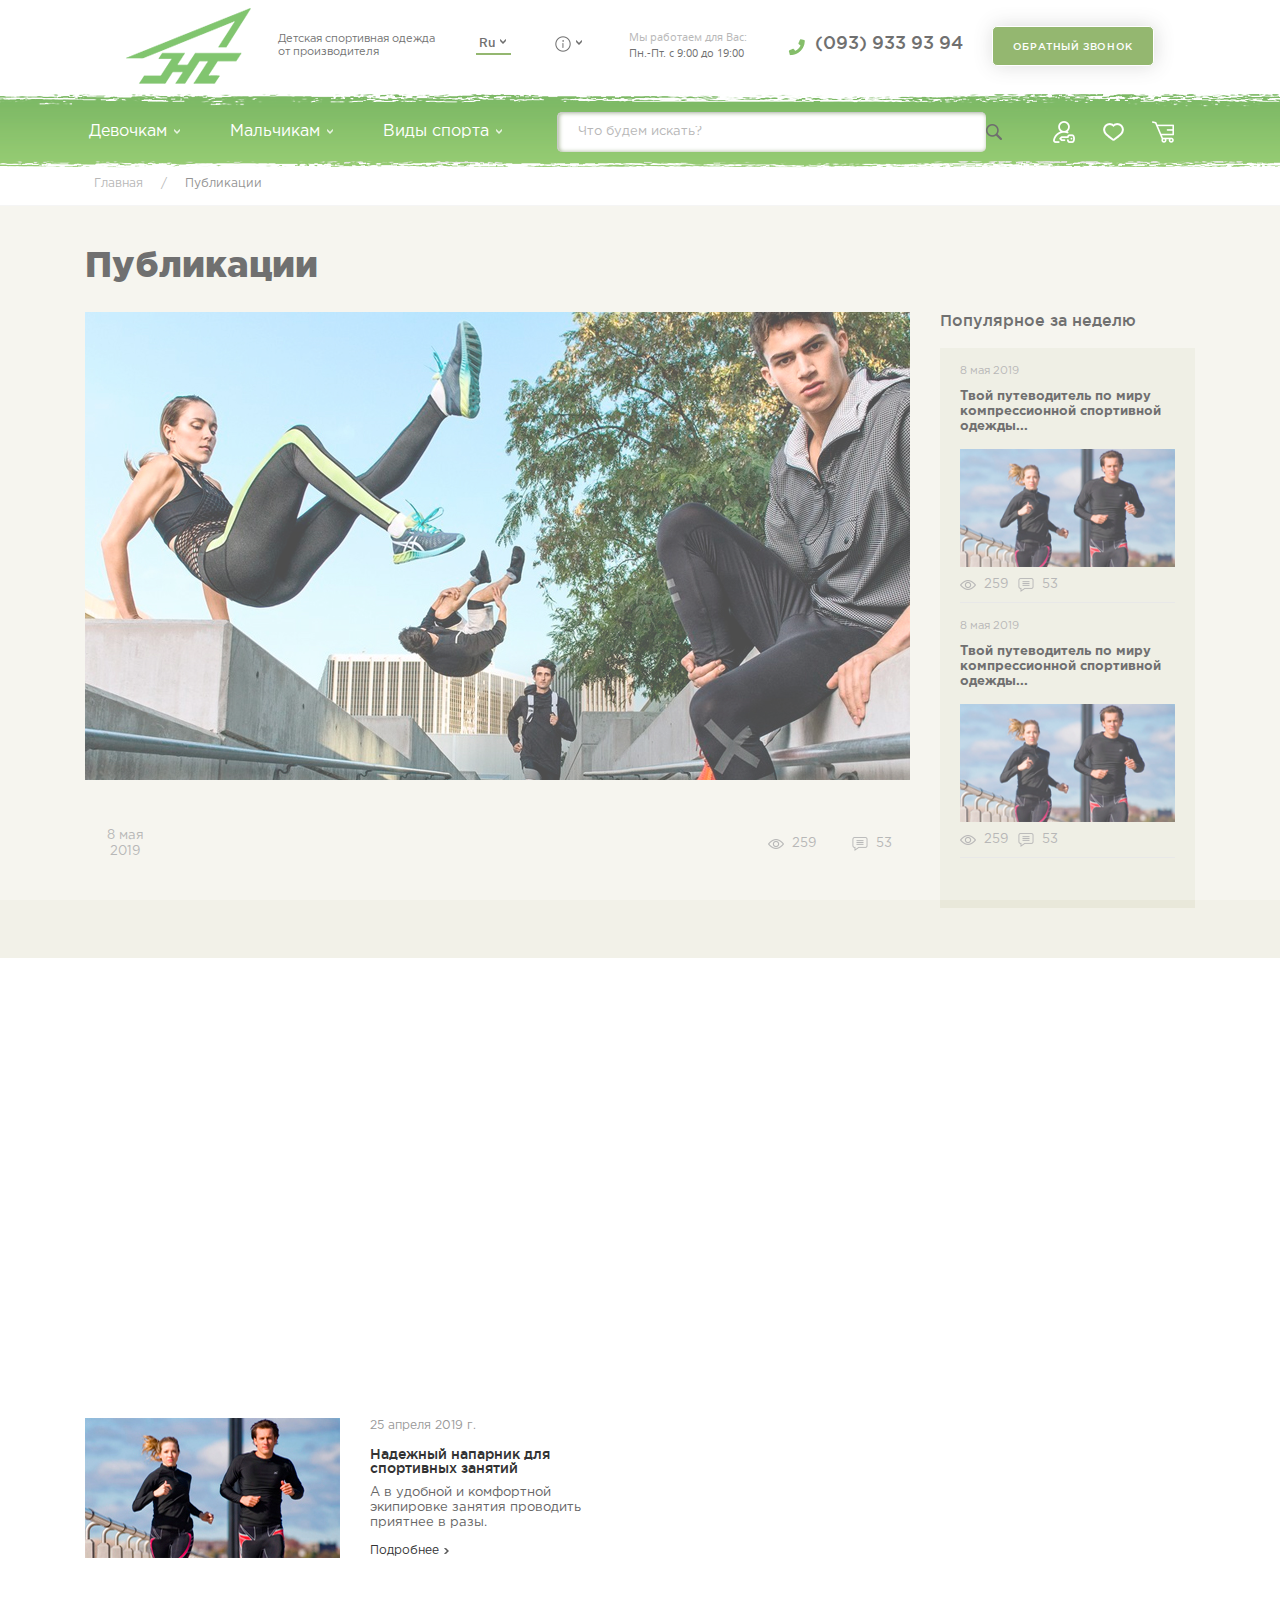
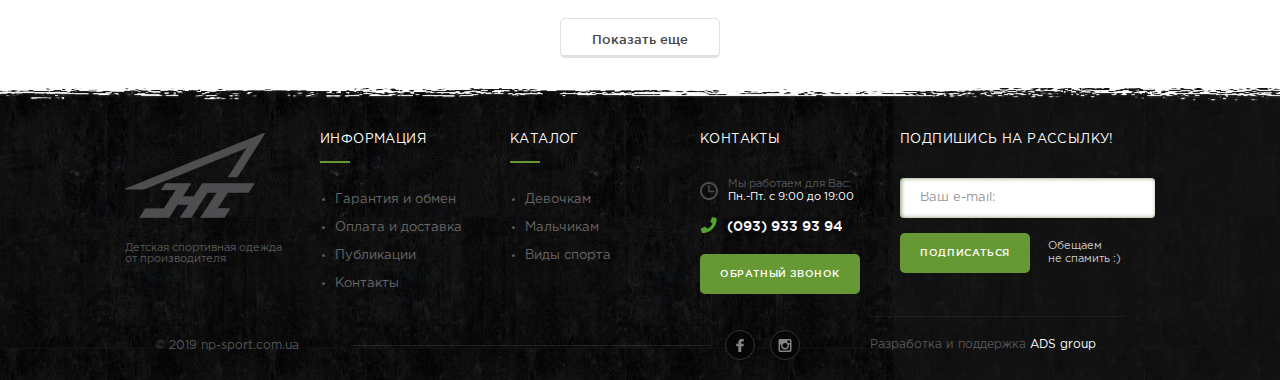
<file: news.html>
<!DOCTYPE html>
<head>
	<meta charset="utf-8">
	<title>NP sport - Детская спортивная одежда от производителя</title>
    
    <meta name="viewport" content="width=device-width, initial-scale=1.0" />
    <meta name="viewport" content="width=device-width, initial-scale=1.0, maximum-scale=1.0, user-scalable=no"> 

    <link rel="stylesheet" type="text/css" href="css/bootstrap.min.css">
    <link rel="stylesheet" type="text/css" href="css/fonts.css" />
    <link rel="stylesheet" type="text/css" href="css/style.css" /> 
    
    <link rel="icon" href="img/favicon.png" type="image/x-icon">
	<link rel="shortcut icon" href="img/favicon.png" type="image/x-icon">
    
    <script type="text/javascript" src="js/jquery.js"></script>
    <script type="text/javascript" src="js/bootstrap.min.js"></script>
  
</head>
	<body class="js-loading">
       <div id="loader">
            <div id="cube-loader">
                <div class='sk-double-bounce'>
                    <div class='sk-child sk-double-bounce-1'></div>
                    <div class='sk-child sk-double-bounce-2'></div>
                </div>
           </div>
        </div><!--/Loader-->
        
        <div id="main">
            <div id="wrapper">
                <header>
                    <div class="white-bg">
                        <div class="container">
                            <div class="top row">
                                <div class="logo"><a href="#"><img src="img/logo.png" alt="NP sport" /><span>Детская спортивная одежда <br/>от производителя</span></a></div>
                                <div class="language">
                                    <div class="select">
                                        <div class="select-block">
                                            <div class="select_header">
                                                <span>Ru</span>
                                                <div class="img-arrow"><img src="img/ico/arrow.png" alt=""/></div>
                                            </div>
                                            <ul class="select_body">
                                                <li>En</li>
                                                <li>Ru</li>
                                            </ul>
                                        </div><!--select-block-->
                                    </div>
                                </div>
                                <div class="info">
                                    <div class="select-block">
                                        <div class="select_header">
                                            <span><img src="img/ico/i.png" alt=""/></span>
                                            <div class="img-arrow"><img src="img/ico/arrow.png" alt=""/></div>
                                        </div>
                                        <ul class="select_body">
                                            <li>I1</li>
                                            <li>I2</li>
                                        </ul>
                                    </div><!--select-block-->
                                </div>
                                <div class="working-hours">
                                    <p class="tit">Мы работаем для Вас:</p>
                                    <p class="value">Пн.-Пт. с 9:00 до 19:00</p>
                                </div>
                                <div class="contacts">
                                    <a href="tel:(093) 933 93 94" class="phone"><img src="img/ico/phone.png" alt=""/>(093) 933 93 94</a>
                                    <div class="btn">Обратный звонок</div>
                                </div>
                            </div><!-- .row  -->
                        </div><!-- .container -->
                    </div>
                    
                    <div class="bottom green-bg">
                        <div class="container">
                            <div class="row">
                                <div id="navigation">
                                    <ul class="navigation-menu">
                                        <li class="has-submenu">
                                            <a href="#">Девочкам <img src="img/ico/arrow.png" alt=""/></a>
                                            <ul class="submenu">
                                                <li class="tit">Одежда для мальчиков</li>
                                                <li><a href="#">Футболки / майки / поло</a></li>
                                                <li><a href="#">Толстовки / Свитера / Флис</a></li>
                                                <li><a href="#">Шорты</a></li>
                                                <li><a href="#">Ветровки</a></li>
                                                <li><a href="#">Брюки спортивные</a></li>
                                                <li><a href="#">Куртки</a></li>
                                                <li><a href="#">Костюмы спортивные</a></li>
                                                <li><a href="#">Пуховики</a></li>
                                                <li><a href="#">Комбинезоны</a></li>
                                                <li><a href="#">Жилетки</a></li>
                                                <li><a href="#">Рубашки / гольфы</a></li>
                                                <li><a href="#">Термобелье</a></li>
                                            </ul>
                                        </li>
                                        <li class="has-submenu">
                                            <a href="#">Мальчикам <img src="img/ico/arrow.png" alt=""/></a>
                                            <ul class="submenu">
                                                <li class="tit">Одежда для мальчиков</li>
                                                <li><a href="#">Футболки / майки / поло</a></li>
                                                <li><a href="#">Толстовки / Свитера / Флис</a></li>
                                                <li><a href="#">Шорты</a></li>
                                                <li><a href="#">Ветровки</a></li>
                                                <li><a href="#">Брюки спортивные</a></li>
                                                <li><a href="#">Куртки</a></li>
                                                <li><a href="#">Костюмы спортивные</a></li>
                                                <li><a href="#">Пуховики</a></li>
                                                <li><a href="#">Комбинезоны</a></li>
                                                <li><a href="#">Жилетки</a></li>
                                                <li><a href="#">Рубашки / гольфы</a></li>
                                                <li><a href="#">Термобелье</a></li>
                                            </ul>
                                        </li>
                                        <li class="has-submenu">
                                            <a href="#">Виды спорта <img src="img/ico/arrow.png" alt=""/></a>
                                            <ul class="submenu">
                                                <li class="tit">Одежда для мальчиков</li>
                                                <li><a href="#">Футболки / майки / поло</a></li>
                                                <li><a href="#">Толстовки / Свитера / Флис</a></li>
                                                <li><a href="#">Шорты</a></li>
                                                <li><a href="#">Ветровки</a></li>
                                                <li><a href="#">Брюки спортивные</a></li>
                                                <li><a href="#">Куртки</a></li>
                                                <li><a href="#">Костюмы спортивные</a></li>
                                                <li><a href="#">Пуховики</a></li>
                                                <li><a href="#">Комбинезоны</a></li>
                                                <li><a href="#">Жилетки</a></li>
                                                <li><a href="#">Рубашки / гольфы</a></li>
                                                <li><a href="#">Термобелье</a></li>
                                            </ul>
                                        </li>
                                    </ul>
                                </div><!-- End navigation menu -->
                                
                                <div class="search">
                                    <form class="">
                                        <input type="text" placeholder="Что будем искать?" class="form-control">
                                        <img src="img/ico/search.png" alt=""/>
                                    </form>
                                </div>
                                
                                <div class="ico-block">
                                    <a href="#" class="login"><img src="img/ico/login.png" alt=""/></a>
                                    <a href="#" class="like"><img src="img/ico/like.png" alt=""/></a>
                                    <a href="#" class="cart"><img src="img/ico/cart.png" alt=""/></a>
                                </div>
                            </div><!-- .row  -->
                        </div><!-- .container -->
                    </div>
                </header>
                
                
                <section id="bread-crumbs" class="white-bg">
                    <div class="container">
                    	<ul>
                            <li><a href="#">Главная</a></li>
                            <li><span>/</span></li>       
                            <li>Публикации</li>
                        </ul>
                    </div><!-- .container -->
                </section>
                
                
                
                <section id="news_page">
                    <div class="container">
                    	<div class="tit"><h1>Публикации</h1></div>
                        <div class="row">
                            <div class="left-block">
                                <div class="img fadeEl fadeEl-left start-anim"><img src="img/slider/2.jpg" alt=""/></div>
                                <div class="info">
                                    <div class="date">8 мая<br/> 2019</div>
                                    <div class="txt fadeEl">
                                        <a href="#">Твой путеводитель по миру компрессионной спортивной одежды</a>
                                        <p>В 1996 году у австралийского лыжника возникла дерзкая идея – нужно как-то омолодить свой организм<span>...</span></p>
                                    </div>
                                    <div class="ico-block">
                                        <p><img src="img/ico/view.png" alt=""/>259</p>
                                        <p><img src="img/ico/comment.png" alt=""/>53</p>
                                    </div>
                                </div>
                            </div>
                            
                            <div class="right-block">
                                <h3>Популярное за неделю</h3>
                                <div class="pop-block">
                                <div class="top-pop fadeEl fadeEl-right start-anim">
                                	<div class="date">8 мая 2019</div>
                                    <div class="txt">
                                        <p>Твой путеводитель по миру компрессионной спортивной одежды<span>...</span></p>
                                    </div>
                                    <div class="img"><img src="img/1.jpg" alt=""/></div>
                                    <div class="ico-block">
                                        <p><img src="img/ico/view.png" alt=""/>259</p>
                                        <p><img src="img/ico/comment.png" alt=""/>53</p>
                                    </div>
                                    <a href="#" class="link"></a>
                            	</div>
                                <div class="top-pop fadeEl fadeEl-right start-anim">
                                	<div class="date">8 мая 2019</div>
                                    <div class="txt">
                                        <p>Твой путеводитель по миру компрессионной спортивной одежды<span>...</span></p>
                                    </div>
                                    <div class="img"><img src="img/1.jpg" alt=""/></div>
                                    <div class="ico-block">
                                        <p><img src="img/ico/view.png" alt=""/>259</p>
                                        <p><img src="img/ico/comment.png" alt=""/>53</p>
                                    </div>
                                    <a href="#" class="link"></a>
                            	</div>
                            </div>
                            </div>
                        </div><!-- row -->
                    </div><!-- .container -->
                </section>
                
                <section id="publications" class="white-bg publications-news">
                    <div class="container">
                        <div class="publications-row">
                            <div class="item fadeEl">
                                <div class="img"><img src="img/1.jpg" alt=""/></div>
                                <div class="info">
                                    <div class="date">25 апреля 2019 г. </div>
                                    <div class="tit"><h3>Надежный напарник для спортивных занятий</h3></div>
                                    <p>А в удобной и комфортной экипировке занятия проводить приятнее в разы.</p>
                                    <div class="more">
                                        <span>Подробнее</span>
                                        <svg width="5px" height="6px" class="arrow">
                                        <path fill-rule="evenodd"  fill="rgb(51, 51, 51)" d="M4.998,3.034 L1.911,5.998 L1.668,5.765 L4.548,3.000 L1.668,0.235 L1.911,0.002 L4.998,2.966 L4.962,3.000 L4.998,3.034 ZM4.295,3.000 L4.331,3.034 L1.244,5.998 L1.078,5.838 L0.911,5.998 L0.668,5.765 L3.548,3.000 L0.668,0.235 L0.911,0.002 L1.078,0.162 L1.244,0.002 L4.331,2.966 L4.295,3.000 ZM3.296,3.000 L3.331,3.034 L0.244,5.998 L0.002,5.765 L2.882,3.000 L0.002,0.235 L0.244,0.002 L3.331,2.966 L3.296,3.000 Z"/>
                                        </svg>
                                    </div>
                                </div>
                                <a href="#" class="link"></a>
                            </div><!--item-->
                            <div class="item fadeEl">
                                <div class="img"><img src="img/1.jpg" alt=""/></div>
                                <div class="info">
                                    <div class="date">25 апреля 2019 г. </div>
                                    <div class="tit"><h3>Надежный напарник для спортивных занятий</h3></div>
                                    <p>А в удобной и комфортной экипировке занятия проводить приятнее в разы.</p>
                                    <div class="more">
                                        <span>Подробнее</span>
                                        <svg width="5px" height="6px" class="arrow">
                                        <path fill-rule="evenodd"  fill="rgb(51, 51, 51)" d="M4.998,3.034 L1.911,5.998 L1.668,5.765 L4.548,3.000 L1.668,0.235 L1.911,0.002 L4.998,2.966 L4.962,3.000 L4.998,3.034 ZM4.295,3.000 L4.331,3.034 L1.244,5.998 L1.078,5.838 L0.911,5.998 L0.668,5.765 L3.548,3.000 L0.668,0.235 L0.911,0.002 L1.078,0.162 L1.244,0.002 L4.331,2.966 L4.295,3.000 ZM3.296,3.000 L3.331,3.034 L0.244,5.998 L0.002,5.765 L2.882,3.000 L0.002,0.235 L0.244,0.002 L3.331,2.966 L3.296,3.000 Z"/>
                                        </svg>
                                    </div>
                                </div>
                                <a href="#" class="link"></a>
                            </div><!--item-->
                            <div class="item fadeEl">
                                <div class="img"><img src="img/1.jpg" alt=""/></div>
                                <div class="info">
                                    <div class="date">25 апреля 2019 г. </div>
                                    <div class="tit"><h3>Надежный напарник для спортивных занятий</h3></div>
                                    <p>А в удобной и комфортной экипировке занятия проводить приятнее в разы.</p>
                                    <div class="more">
                                        <span>Подробнее</span>
                                        <svg width="5px" height="6px" class="arrow">
                                        <path fill-rule="evenodd"  fill="rgb(51, 51, 51)" d="M4.998,3.034 L1.911,5.998 L1.668,5.765 L4.548,3.000 L1.668,0.235 L1.911,0.002 L4.998,2.966 L4.962,3.000 L4.998,3.034 ZM4.295,3.000 L4.331,3.034 L1.244,5.998 L1.078,5.838 L0.911,5.998 L0.668,5.765 L3.548,3.000 L0.668,0.235 L0.911,0.002 L1.078,0.162 L1.244,0.002 L4.331,2.966 L4.295,3.000 ZM3.296,3.000 L3.331,3.034 L0.244,5.998 L0.002,5.765 L2.882,3.000 L0.002,0.235 L0.244,0.002 L3.331,2.966 L3.296,3.000 Z"/>
                                        </svg>
                                    </div>
                                </div>
                                <a href="#" class="link"></a>
                            </div><!--item-->
                            <div class="item fadeEl">
                                <div class="img"><img src="img/1.jpg" alt=""/></div>
                                <div class="info">
                                    <div class="date">25 апреля 2019 г. </div>
                                    <div class="tit"><h3>Надежный напарник для спортивных занятий</h3></div>
                                    <p>А в удобной и комфортной экипировке занятия проводить приятнее в разы.</p>
                                    <div class="more">
                                        <span>Подробнее</span>
                                        <svg width="5px" height="6px" class="arrow">
                                        <path fill-rule="evenodd"  fill="rgb(51, 51, 51)" d="M4.998,3.034 L1.911,5.998 L1.668,5.765 L4.548,3.000 L1.668,0.235 L1.911,0.002 L4.998,2.966 L4.962,3.000 L4.998,3.034 ZM4.295,3.000 L4.331,3.034 L1.244,5.998 L1.078,5.838 L0.911,5.998 L0.668,5.765 L3.548,3.000 L0.668,0.235 L0.911,0.002 L1.078,0.162 L1.244,0.002 L4.331,2.966 L4.295,3.000 ZM3.296,3.000 L3.331,3.034 L0.244,5.998 L0.002,5.765 L2.882,3.000 L0.002,0.235 L0.244,0.002 L3.331,2.966 L3.296,3.000 Z"/>
                                        </svg>
                                    </div>
                                </div>
                                <a href="#" class="link"></a>
                            </div><!--item-->
                            <div class="item">
                                <div class="img"><img src="img/1.jpg" alt=""/></div>
                                <div class="info">
                                    <div class="date">25 апреля 2019 г. </div>
                                    <div class="tit"><h3>Надежный напарник для спортивных занятий</h3></div>
                                    <p>А в удобной и комфортной экипировке занятия проводить приятнее в разы.</p>
                                    <div class="more">
                                        <span>Подробнее</span>
                                        <svg width="5px" height="6px" class="arrow">
                                        <path fill-rule="evenodd"  fill="rgb(51, 51, 51)" d="M4.998,3.034 L1.911,5.998 L1.668,5.765 L4.548,3.000 L1.668,0.235 L1.911,0.002 L4.998,2.966 L4.962,3.000 L4.998,3.034 ZM4.295,3.000 L4.331,3.034 L1.244,5.998 L1.078,5.838 L0.911,5.998 L0.668,5.765 L3.548,3.000 L0.668,0.235 L0.911,0.002 L1.078,0.162 L1.244,0.002 L4.331,2.966 L4.295,3.000 ZM3.296,3.000 L3.331,3.034 L0.244,5.998 L0.002,5.765 L2.882,3.000 L0.002,0.235 L0.244,0.002 L3.331,2.966 L3.296,3.000 Z"/>
                                        </svg>
                                    </div>
                                </div>
                                <a href="#" class="link"></a>
                            </div><!--item-->
                            <div class="item fadeEl">
                                <div class="img"><img src="img/2.jpg" alt=""/></div>
                                <div class="info">
                                    <div class="date">25 апреля 2019 г. </div>
                                    <div class="tit"><h3>Как спорт способен влиять на организм</h3></div>
                                    <p>А в удобной и комфортной экипировке занятия проводить приятнее в разы.</p>
                                    <div class="more">
                                        <span>Подробнее</span>
                                        <svg width="5px" height="6px" class="arrow">
                                        <path fill-rule="evenodd"  fill="rgb(51, 51, 51)" d="M4.998,3.034 L1.911,5.998 L1.668,5.765 L4.548,3.000 L1.668,0.235 L1.911,0.002 L4.998,2.966 L4.962,3.000 L4.998,3.034 ZM4.295,3.000 L4.331,3.034 L1.244,5.998 L1.078,5.838 L0.911,5.998 L0.668,5.765 L3.548,3.000 L0.668,0.235 L0.911,0.002 L1.078,0.162 L1.244,0.002 L4.331,2.966 L4.295,3.000 ZM3.296,3.000 L3.331,3.034 L0.244,5.998 L0.002,5.765 L2.882,3.000 L0.002,0.235 L0.244,0.002 L3.331,2.966 L3.296,3.000 Z"/>
                                        </svg>
                                    </div>
                                </div>
                                <a href="#" class="link"></a>
                            </div><!--item-->
                        </div>
                        
                        <div class="btn-show"><a href="#" class="btn">Показать еще</a></div>
                    </div><!--container-->
                </section>
            </div><!-- End #wrapper --> 
    
            <footer>
                <div class="container">
                    <div class="row top-row">
                        <div class="l-block">
                            <div class="logo">
                            	<a href="#">
                                	<img src="img/logo-footer.png" alt="NP sport"><span>Детская спортивная одежда <br>от производителя</span>
                                </a>
                            </div><!--logo-->
                            
                            <div class="lr-block">
                                <div class="ul-block">
                                    <ul>
                                        <li class="tit">Информация</li>
                                        <li><a href="#">Гарантия  и обмен</a></li>     
                                        <li><a href="#">Оплата и доставка</a></li>   
                                        <li><a href="#">Публикации</a></li>   
                                        <li><a href="#">Контакты</a></li>   
                                    </ul>
                                </div>
                                <div class="ul-block">
                                    <ul>
                                        <li class="tit">Каталог</li>
                                        <li><a href="#">Девочкам</a></li>     
                                        <li><a href="#">Мальчикам</a></li>   
                                        <li><a href="#">Виды спорта</a></li>      
                                    </ul>
                                </div>
                                <div class="contacts">
                                	<div class="tit">Контакты</div>
                                    <div class="working-hours">
                                        <div class="img"><img src="img/ico/clock.png" alt=""/></div>
                                        <div>
                                        <p class="tit">Мы работаем для Вас:</p>
                                        <p class="value">Пн.-Пт. с 9:00 до 19:00</p>
                                        </div>
                                    </div>
                                    <a href="tel:(093) 933 93 94" class="phone"><img src="img/ico/phone.png" alt="">(093) 933 93 94</a>
                                    <div id="back-call" class="btn">Обратный звонок</div>
                                </div>
                            </div>
                        </div><!-- .l-block -->
                        
                        <div class="r-block">
                            <div class="tit">Подпишись на рассылку!</div>
                            <form>
                                <input class="form-control" placeholder="Ваш e-mail:" type="email">
                                <div class="flex">
                                    <button class="btn">Подписаться</button>
                                    <p>Обещаем<br/> не спамить :)</p>
                                </div>
                            </form>
                        </div><!-- .r-block -->
                    </div><!-- row -->
                    
                    <div class="row bottom-row">
                        <div class="l-block">
                            <div class="copyright">© 2019 np-sport.com.ua</div>
                            <div class="social-networks">
                                <a href="#" class="ico fb">
                                    <svg width="11px" height="19px" viewBox="0 0 11 19" version="1.1">
                                        <g stroke="none" stroke-width="1" fill="none" fill-rule="evenodd">
                                            <g transform="translate(-1558.000000, -450.000000)" fill="rgba(255,255,255,0.5);">
                                                <g transform="translate(1552.000000, 256.000000)">
                                                    <path d="M16.5857723,194.003953 L13.9473725,194 C10.9832208,194 9.06765572,195.835305 9.06765572,198.675926 L9.06765572,200.83184 L6.41486271,200.83184 C6.18562989,200.83184 6,201.005389 6,201.219458 L6,204.343133 C6,204.557203 6.18584156,204.730554 6.41486271,204.730554 L9.06765572,204.730554 L9.06765572,212.61258 C9.06765572,212.826649 9.25328561,213 9.48251842,213 L12.9436587,213 C13.1728915,213 13.3585214,212.826452 13.3585214,212.61258 L13.3585214,204.730554 L16.4602552,204.730554 C16.689488,204.730554 16.8751179,204.557203 16.8751179,204.343133 L16.8763878,201.219458 C16.8763878,201.116673 16.8325733,201.018237 16.7548923,200.945497 C16.6774231,200.872757 16.5715908,200.83184 16.4613135,200.83184 L13.3585214,200.83184 L13.3585214,199.004245 C13.3585214,198.125828 13.5826743,197.6799 14.8082126,197.6799 L16.585349,197.679307 C16.8143701,197.679307 17,197.505758 17,197.291886 L17,194.391374 C17,194.177699 16.8145818,194.004349 16.5857723,194.003953" id="fb"/>
                                                </g>
                                            </g>
                                        </g>
                                    </svg>
                                </a>
                                <a href="#" class="ico insta">
                                    <svg width="16px" height="16px" viewBox="0 0 16 16" version="1.1">
										<g stroke="none" stroke-width="1" fill="none" fill-rule="evenodd">
											<g transform="translate(-1555.000000, -404.000000)" fill="rgba(255,255,255,0.5);">
												<g transform="translate(1552.000000, 256.000000)">
													<path d="M17.1877802,152.218618 C17.1877802,152.420016 17.1183489,152.590182 16.9792308,152.729044 C16.8404046,152.868015 16.6703106,152.93741 16.4688394,152.93741 L14.6564006,152.93741 C14.4551118,152.93741 14.2847989,152.867979 14.1459727,152.729044 C14.0070736,152.590182 13.9377152,152.420016 13.9377152,152.218618 L13.9377152,150.500027 C13.9377152,150.305562 14.0070736,150.137184 14.1459727,149.994783 C14.2848354,149.852455 14.4551483,149.781199 14.6564006,149.781199 L16.4688394,149.781199 C16.6703106,149.781199 16.8404046,149.852418 16.9792308,149.994783 C17.1183124,150.137184 17.1877802,150.305562 17.1877802,150.500027 L17.1877802,152.218618 Z M17.1877802,161.520952 C17.1877802,161.70137 17.1250986,161.852345 17.0001733,161.97395 C16.8749561,162.095445 16.7258776,162.156229 16.5520986,162.156229 L5.41681603,162.156229 C5.23628727,162.156229 5.08512909,162.095445 4.96370635,161.97395 C4.84210118,161.8526 4.78135333,161.70137 4.78135333,161.520952 L4.78135333,154.77071 L6.25006499,154.77071 C6.11123881,155.208275 6.04180748,155.663207 6.04180748,156.135323 C6.04180748,157.46896 6.52786329,158.605907 7.50008437,159.547075 C8.47241491,160.487878 9.64253171,160.958498 11.0105807,160.958498 C11.9133705,160.958498 12.7466194,160.743127 13.5108019,160.312604 C14.2746925,159.881825 14.878486,159.296897 15.3232406,158.557236 C15.7677398,157.817611 15.9899711,157.010271 15.9899711,156.135359 C15.9899711,155.663243 15.9202844,155.208421 15.7814582,154.770746 L17.1878532,154.77071 L17.1878532,161.520988 L17.1877802,161.520988 L17.1877802,161.520952 Z M8.74499583,153.765547 C9.37341688,153.157998 10.1286605,152.854078 11.0106172,152.854078 C11.8993966,152.854078 12.6580334,153.157998 13.2866004,153.765547 C13.9151674,154.373205 14.2292684,155.107649 14.2292684,155.968732 C14.2292684,156.829706 13.9151674,157.564186 13.2866004,158.171662 C12.6580334,158.779466 11.899652,159.08335 11.0106172,159.08335 C10.128697,159.08335 9.37352634,158.779211 8.74499583,158.171662 C8.11642883,157.564113 7.80218181,156.829706 7.80218181,155.968732 C7.80218181,155.107649 8.11642883,154.373242 8.74499583,153.765547 L8.74499583,153.765547 Z M18.396024,148.604265 C17.9932274,148.201361 17.5105283,148 16.9481819,148 L5.05218296,148 C4.48965417,148 4.00710093,148.201434 3.60419489,148.604265 C3.20136181,149.006987 3,149.489611 3,150.052028 L3,161.947863 C3,162.510207 3.20132532,162.99294 3.60419489,163.395698 C4.00710093,163.798493 4.48976362,164 5.05218296,164 L16.948036,164 C17.5102729,164 17.993118,163.798493 18.3958781,163.395698 C18.7988206,162.99294 19,162.510207 19,161.947863 L19,150.052028 C18.9999635,149.489501 18.7988206,149.007133 18.396024,148.604265 L18.396024,148.604265 Z" id="in"/>
												</g>
											</g>
										</g>
									</svg>
                                </a>
                            </div><!--social-networks-->
                        </div><!-- .l-block -->
                        
                        <div class="r-block">
                        	<p>Разработка и поддержка <a href="#">ADS group</a></p>
                        </div>
                    </div><!-- row -->
                </div><!--container-->
            </footer>
        </div><!--/Main-->
       
       
       <!-- MODAL-->
        <div class="modal" data-id="#prod-1">
            <div class="modal-ov"></div>
            <div class="modal-quick modal-content">
                <span class="close"><svg width="12px" height="12px"><path fill-rule="evenodd"  fill="rgb(43, 43, 43)" d="M11.353,10.646 L10.646,11.353 L6.000,6.707 L1.353,11.353 L0.646,10.646 L5.293,6.000 L0.646,1.353 L1.353,0.646 L6.000,5.293 L10.646,0.646 L11.353,1.353 L6.707,6.000 L11.353,10.646 Z"/></svg></span>
                <div class="quick-body">
                    <div class="flex">
                    	<div class="img-block"><img src="img/catalog/img1.png" alt=""/></div>
                        <div class="info">
                            <div class="tit">Я хочу заказать товар</div>
                            <div class="name">Футболка Asics ESNT DIAGONAL SS TOP </div>
                            <div class="param-block">
                                <div class="tit">Выбранные параметры:</div>
                                <div class="color-block">
                                    <p>Цвет:</p>
                                    <span class="color"></span>
                                </div>
                                <div class="size-block">
                                    <p>Размер:</p>
                                    <span class="size">158</span>
                                </div>
                                <div class="price-block">
                                	<p>Цена:</p>
                                    <div class="old-price">
                                        <div class="price-sale">-15%</div>
                                        <div class="price">979 грн</div>
                                    </div>
                                    <div class="new-price">549 <span>грн</span></div>         
                                </div>
                            </div>
                            <form>
                                <input class="form-control" placeholder="Ваше имя:" type="text">
                                <input class="form-control" id="phone" placeholder="Телефон: +380 __ ___ __ __" type="tel">
                                <div class="add-comment">
                                    <div class="add"><span></span>Добавить комментарий</div>
                                    <textarea placeholder="Ваш комментарий" class="form-control"></textarea>
                                </div>
                                <button class="btn btn-order">Заказать</button>
                            </form>
                        </div><!-- info -->
                    </div><!--flex-->
                    <div class="social-networks">
                        <a href="#" class="ico fb">
                            <img src="img/ico/facebook.png" alt=""/>Facebook
                        </a>
                        <a href="#" class="ico insta">
                            <img src="img/ico/insta.png" alt=""/>Instagram
                        </a>
                    </div>
                </div>
            </div>
        </div><!-- MODAL ITEM -->  
        
        <!-- MODAL-->
        <div class="modal" data-id="#prod-2">
            <div class="modal-ov"></div>
            <div class="modal-quick modal-content">
                <span class="close"><svg width="12px" height="12px"><path fill-rule="evenodd"  fill="rgb(43, 43, 43)" d="M11.353,10.646 L10.646,11.353 L6.000,6.707 L1.353,11.353 L0.646,10.646 L5.293,6.000 L0.646,1.353 L1.353,0.646 L6.000,5.293 L10.646,0.646 L11.353,1.353 L6.707,6.000 L11.353,10.646 Z"/></svg></span>
                <div class="quick-body">
                    <div class="flex">
                    	<div class="img-block"><img src="img/catalog/img1.png" alt=""/></div>
                        <div class="info">
                            <div class="tit">Я хочу заказать товар</div>
                            <div class="name">Футболка Asics ESNT DIAGONAL SS TOP </div>
                            <div class="param-block">
                                <div class="tit">Выбранные параметры:</div>
                                <div class="color-block">
                                    <p>Цвет:</p>
                                    <span class="color"></span>
                                </div>
                                <div class="size-block">
                                    <p>Размер:</p>
                                    <span class="size">158</span>
                                </div>
                                <div class="price-block">
                                	<p>Цена:</p>
                                    <div class="old-price">
                                        <div class="price-sale">-15%</div>
                                        <div class="price">979 грн</div>
                                    </div>
                                    <div class="new-price">549 <span>грн</span></div>         
                                </div>
                            </div>
                            <form>
                                <input class="form-control" placeholder="Ваше имя:" type="text">
                                <input class="form-control" id="phone" placeholder="Телефон: +380 __ ___ __ __" type="tel">
                                <div class="add-comment">
                                    <div class="add"><span></span>Добавить комментарий</div>
                                    <textarea placeholder="Ваш комментарий" class="form-control"></textarea>
                                </div>
                                <button class="btn btn-order">Заказать</button>
                            </form>
                        </div><!-- info -->
                    </div><!--flex-->
                    <div class="social-networks">
                        <a href="#" class="ico fb">
                            <img src="img/ico/facebook.png" alt=""/>Facebook
                        </a>
                        <a href="#" class="ico insta">
                            <img src="img/ico/insta.png" alt=""/>Instagram
                        </a>
                    </div>
                </div>
            </div>
        </div><!-- MODAL ITEM --> 
        
        <!-- MODAL-->
        <div class="modal" data-id="#prod-3">
            <div class="modal-ov"></div>
            <div class="modal-quick modal-content">
                <span class="close"><svg width="12px" height="12px"><path fill-rule="evenodd"  fill="rgb(43, 43, 43)" d="M11.353,10.646 L10.646,11.353 L6.000,6.707 L1.353,11.353 L0.646,10.646 L5.293,6.000 L0.646,1.353 L1.353,0.646 L6.000,5.293 L10.646,0.646 L11.353,1.353 L6.707,6.000 L11.353,10.646 Z"/></svg></span>
                <div class="quick-body">
                    <div class="flex">
                    	<div class="img-block"><img src="img/catalog/img1.png" alt=""/></div>
                        <div class="info">
                            <div class="tit">Я хочу заказать товар</div>
                            <div class="name">Футболка Asics ESNT DIAGONAL SS TOP </div>
                            <div class="param-block">
                                <div class="tit">Выбранные параметры:</div>
                                <div class="color-block">
                                    <p>Цвет:</p>
                                    <span class="color"></span>
                                </div>
                                <div class="size-block">
                                    <p>Размер:</p>
                                    <span class="size">158</span>
                                </div>
                                <div class="price-block">
                                	<p>Цена:</p>
                                    <div class="old-price">
                                        <div class="price-sale">-15%</div>
                                        <div class="price">979 грн</div>
                                    </div>
                                    <div class="new-price">549 <span>грн</span></div>         
                                </div>
                            </div>
                            <form>
                                <input class="form-control" placeholder="Ваше имя:" type="text">
                                <input class="form-control" id="phone" placeholder="Телефон: +380 __ ___ __ __" type="tel">
                                <div class="add-comment">
                                    <div class="add"><span></span>Добавить комментарий</div>
                                    <textarea placeholder="Ваш комментарий" class="form-control"></textarea>
                                </div>
                                <button class="btn btn-order">Заказать</button>
                            </form>
                        </div><!-- info -->
                    </div><!--flex-->
                    <div class="social-networks">
                        <a href="#" class="ico fb">
                            <img src="img/ico/facebook.png" alt=""/>Facebook
                        </a>
                        <a href="#" class="ico insta">
                            <img src="img/ico/insta.png" alt=""/>Instagram
                        </a>
                    </div>
                </div>
            </div>
        </div><!-- MODAL ITEM --> 
        
        <!-- MODAL-->
        <div class="modal" data-id="#prod-4">
            <div class="modal-ov"></div>
            <div class="modal-quick modal-content">
                <span class="close"><svg width="12px" height="12px"><path fill-rule="evenodd"  fill="rgb(43, 43, 43)" d="M11.353,10.646 L10.646,11.353 L6.000,6.707 L1.353,11.353 L0.646,10.646 L5.293,6.000 L0.646,1.353 L1.353,0.646 L6.000,5.293 L10.646,0.646 L11.353,1.353 L6.707,6.000 L11.353,10.646 Z"/></svg></span>
                <div class="quick-body">
                    <div class="flex">
                    	<div class="img-block"><img src="img/catalog/img1.png" alt=""/></div>
                        <div class="info">
                            <div class="tit">Я хочу заказать товар</div>
                            <div class="name">Футболка Asics ESNT DIAGONAL SS TOP </div>
                            <div class="param-block">
                                <div class="tit">Выбранные параметры:</div>
                                <div class="color-block">
                                    <p>Цвет:</p>
                                    <span class="color"></span>
                                </div>
                                <div class="size-block">
                                    <p>Размер:</p>
                                    <span class="size">158</span>
                                </div>
                                <div class="price-block">
                                	<p>Цена:</p>
                                    <div class="old-price">
                                        <div class="price-sale">-15%</div>
                                        <div class="price">979 грн</div>
                                    </div>
                                    <div class="new-price">549 <span>грн</span></div>         
                                </div>
                            </div>
                            <form>
                                <input class="form-control" placeholder="Ваше имя:" type="text">
                                <input class="form-control" id="phone" placeholder="Телефон: +380 __ ___ __ __" type="tel">
                                <div class="add-comment">
                                    <div class="add"><span></span>Добавить комментарий</div>
                                    <textarea placeholder="Ваш комментарий" class="form-control"></textarea>
                                </div>
                                <button class="btn btn-order">Заказать</button>
                            </form>
                        </div><!-- info -->
                    </div><!--flex-->
                    <div class="social-networks">
                        <a href="#" class="ico fb">
                            <img src="img/ico/facebook.png" alt=""/>Facebook
                        </a>
                        <a href="#" class="ico insta">
                            <img src="img/ico/insta.png" alt=""/>Instagram
                        </a>
                    </div>
                </div>
            </div>
        </div><!-- MODAL ITEM --> 
        
        <!-- MODAL-->
        <div class="modal" data-id="#prod-5">
            <div class="modal-ov"></div>
            <div class="modal-quick modal-content">
                <span class="close"><svg width="12px" height="12px"><path fill-rule="evenodd"  fill="rgb(43, 43, 43)" d="M11.353,10.646 L10.646,11.353 L6.000,6.707 L1.353,11.353 L0.646,10.646 L5.293,6.000 L0.646,1.353 L1.353,0.646 L6.000,5.293 L10.646,0.646 L11.353,1.353 L6.707,6.000 L11.353,10.646 Z"/></svg></span>
                <div class="quick-body">
                    <div class="flex">
                    	<div class="img-block"><img src="img/catalog/img1.png" alt=""/></div>
                        <div class="info">
                            <div class="tit">Я хочу заказать товар</div>
                            <div class="name">Футболка Asics ESNT DIAGONAL SS TOP </div>
                            <div class="param-block">
                                <div class="tit">Выбранные параметры:</div>
                                <div class="color-block">
                                    <p>Цвет:</p>
                                    <span class="color"></span>
                                </div>
                                <div class="size-block">
                                    <p>Размер:</p>
                                    <span class="size">158</span>
                                </div>
                                <div class="price-block">
                                	<p>Цена:</p>
                                    <div class="old-price">
                                        <div class="price-sale">-15%</div>
                                        <div class="price">979 грн</div>
                                    </div>
                                    <div class="new-price">549 <span>грн</span></div>         
                                </div>
                            </div>
                            <form>
                                <input class="form-control" placeholder="Ваше имя:" type="text">
                                <input class="form-control" id="phone" placeholder="Телефон: +380 __ ___ __ __" type="tel">
                                <div class="add-comment">
                                    <div class="add"><span></span>Добавить комментарий</div>
                                    <textarea placeholder="Ваш комментарий" class="form-control"></textarea>
                                </div>
                                <button class="btn btn-order">Заказать</button>
                            </form>
                        </div><!-- info -->
                    </div><!--flex-->
                    <div class="social-networks">
                        <a href="#" class="ico fb">
                            <img src="img/ico/facebook.png" alt=""/>Facebook
                        </a>
                        <a href="#" class="ico insta">
                            <img src="img/ico/insta.png" alt=""/>Instagram
                        </a>
                    </div>
                </div>
            </div>
        </div><!-- MODAL ITEM --> 
        
        <!-- MODAL-->
        <div class="modal" data-id="#prod-6">
            <div class="modal-ov"></div>
            <div class="modal-quick modal-content">
                <span class="close"><svg width="12px" height="12px"><path fill-rule="evenodd"  fill="rgb(43, 43, 43)" d="M11.353,10.646 L10.646,11.353 L6.000,6.707 L1.353,11.353 L0.646,10.646 L5.293,6.000 L0.646,1.353 L1.353,0.646 L6.000,5.293 L10.646,0.646 L11.353,1.353 L6.707,6.000 L11.353,10.646 Z"/></svg></span>
                <div class="quick-body">
                    <div class="flex">
                    	<div class="img-block"><img src="img/catalog/img1.png" alt=""/></div>
                        <div class="info">
                            <div class="tit">Я хочу заказать товар</div>
                            <div class="name">Футболка Asics ESNT DIAGONAL SS TOP </div>
                            <div class="param-block">
                                <div class="tit">Выбранные параметры:</div>
                                <div class="color-block">
                                    <p>Цвет:</p>
                                    <span class="color"></span>
                                </div>
                                <div class="size-block">
                                    <p>Размер:</p>
                                    <span class="size">158</span>
                                </div>
                                <div class="price-block">
                                	<p>Цена:</p>
                                    <div class="old-price">
                                        <div class="price-sale">-15%</div>
                                        <div class="price">979 грн</div>
                                    </div>
                                    <div class="new-price">549 <span>грн</span></div>         
                                </div>
                            </div>
                            <form>
                                <input class="form-control" placeholder="Ваше имя:" type="text">
                                <input class="form-control" id="phone" placeholder="Телефон: +380 __ ___ __ __" type="tel">
                                <div class="add-comment">
                                    <div class="add"><span></span>Добавить комментарий</div>
                                    <textarea placeholder="Ваш комментарий" class="form-control"></textarea>
                                </div>
                                <button class="btn btn-order">Заказать</button>
                            </form>
                        </div><!-- info -->
                    </div><!--flex-->
                    <div class="social-networks">
                        <a href="#" class="ico fb">
                            <img src="img/ico/facebook.png" alt=""/>Facebook
                        </a>
                        <a href="#" class="ico insta">
                            <img src="img/ico/insta.png" alt=""/>Instagram
                        </a>
                    </div>
                </div>
            </div>
        </div><!-- MODAL ITEM --> 
        
        <!-- MODAL-->
        <div class="modal" data-id="#prod-7">
            <div class="modal-ov"></div>
            <div class="modal-quick modal-content">
                <span class="close"><svg width="12px" height="12px"><path fill-rule="evenodd"  fill="rgb(43, 43, 43)" d="M11.353,10.646 L10.646,11.353 L6.000,6.707 L1.353,11.353 L0.646,10.646 L5.293,6.000 L0.646,1.353 L1.353,0.646 L6.000,5.293 L10.646,0.646 L11.353,1.353 L6.707,6.000 L11.353,10.646 Z"/></svg></span>
                <div class="quick-body">
                    <div class="flex">
                    	<div class="img-block"><img src="img/catalog/img1.png" alt=""/></div>
                        <div class="info">
                            <div class="tit">Я хочу заказать товар</div>
                            <div class="name">Футболка Asics ESNT DIAGONAL SS TOP </div>
                            <div class="param-block">
                                <div class="tit">Выбранные параметры:</div>
                                <div class="color-block">
                                    <p>Цвет:</p>
                                    <span class="color"></span>
                                </div>
                                <div class="size-block">
                                    <p>Размер:</p>
                                    <span class="size">158</span>
                                </div>
                                <div class="price-block">
                                	<p>Цена:</p>
                                    <div class="old-price">
                                        <div class="price-sale">-15%</div>
                                        <div class="price">979 грн</div>
                                    </div>
                                    <div class="new-price">549 <span>грн</span></div>         
                                </div>
                            </div>
                            <form>
                                <input class="form-control" placeholder="Ваше имя:" type="text">
                                <input class="form-control" id="phone" placeholder="Телефон: +380 __ ___ __ __" type="tel">
                                <div class="add-comment">
                                    <div class="add"><span></span>Добавить комментарий</div>
                                    <textarea placeholder="Ваш комментарий" class="form-control"></textarea>
                                </div>
                                <button class="btn btn-order">Заказать</button>
                            </form>
                        </div><!-- info -->
                    </div><!--flex-->
                    <div class="social-networks">
                        <a href="#" class="ico fb">
                            <img src="img/ico/facebook.png" alt=""/>Facebook
                        </a>
                        <a href="#" class="ico insta">
                            <img src="img/ico/insta.png" alt=""/>Instagram
                        </a>
                    </div>
                </div>
            </div>
        </div><!-- MODAL ITEM --> 
        
        <!-- MODAL-->
        <div class="modal" data-id="#prod-8">
            <div class="modal-ov"></div>
            <div class="modal-quick modal-content">
                <span class="close"><svg width="12px" height="12px"><path fill-rule="evenodd"  fill="rgb(43, 43, 43)" d="M11.353,10.646 L10.646,11.353 L6.000,6.707 L1.353,11.353 L0.646,10.646 L5.293,6.000 L0.646,1.353 L1.353,0.646 L6.000,5.293 L10.646,0.646 L11.353,1.353 L6.707,6.000 L11.353,10.646 Z"/></svg></span>
                <div class="quick-body">
                    <div class="flex">
                    	<div class="img-block"><img src="img/catalog/img1.png" alt=""/></div>
                        <div class="info">
                            <div class="tit">Я хочу заказать товар</div>
                            <div class="name">Футболка Asics ESNT DIAGONAL SS TOP </div>
                            <div class="param-block">
                                <div class="tit">Выбранные параметры:</div>
                                <div class="color-block">
                                    <p>Цвет:</p>
                                    <span class="color"></span>
                                </div>
                                <div class="size-block">
                                    <p>Размер:</p>
                                    <span class="size">158</span>
                                </div>
                                <div class="price-block">
                                	<p>Цена:</p>
                                    <div class="old-price">
                                        <div class="price-sale">-15%</div>
                                        <div class="price">979 грн</div>
                                    </div>
                                    <div class="new-price">549 <span>грн</span></div>         
                                </div>
                            </div>
                            <form>
                                <input class="form-control" placeholder="Ваше имя:" type="text">
                                <input class="form-control" id="phone" placeholder="Телефон: +380 __ ___ __ __" type="tel">
                                <div class="add-comment">
                                    <div class="add"><span></span>Добавить комментарий</div>
                                    <textarea placeholder="Ваш комментарий" class="form-control"></textarea>
                                </div>
                                <button class="btn btn-order">Заказать</button>
                            </form>
                        </div><!-- info -->
                    </div><!--flex-->
                    <div class="social-networks">
                        <a href="#" class="ico fb">
                            <img src="img/ico/facebook.png" alt=""/>Facebook
                        </a>
                        <a href="#" class="ico insta">
                            <img src="img/ico/insta.png" alt=""/>Instagram
                        </a>
                    </div>
                </div>
            </div>
        </div><!-- MODAL ITEM --> 
        
		

	   <script type="text/javascript" src="js/main.js"></script>  
	</body>
</html>
</file>
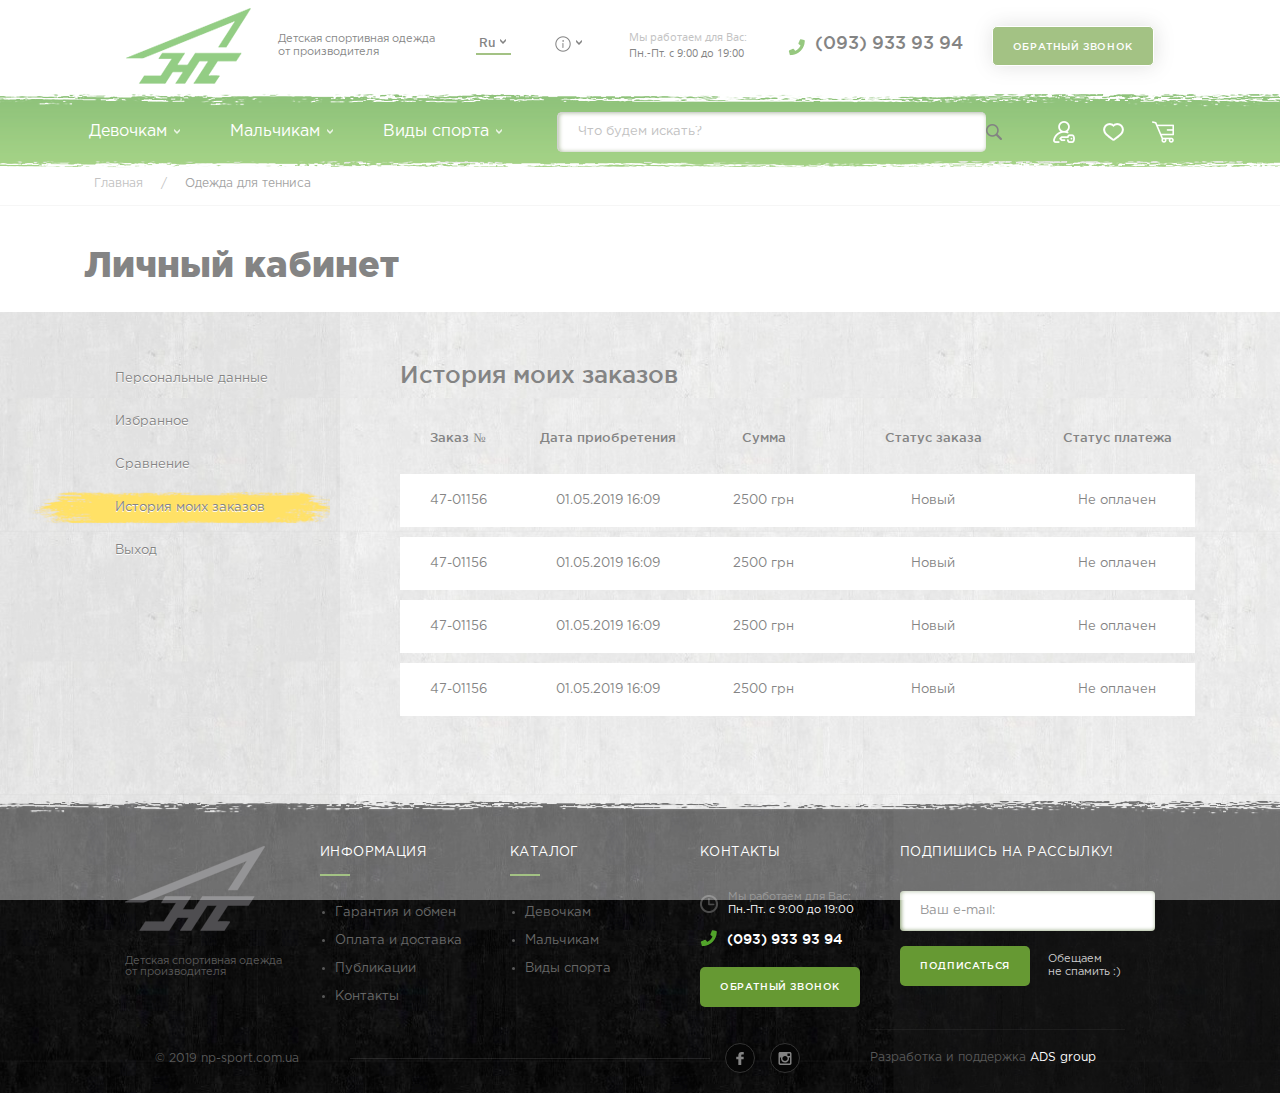
<file: personal-history.html>
<!DOCTYPE html>
<head>
	<meta charset="utf-8">
	<title>NP sport - Детская спортивная одежда от производителя</title>
    
    <meta name="viewport" content="width=device-width, initial-scale=1.0" />
    <meta name="viewport" content="width=device-width, initial-scale=1.0, maximum-scale=1.0, user-scalable=no"> 

    <link rel="stylesheet" type="text/css" href="css/bootstrap.min.css">
    <link rel="stylesheet" type="text/css" href="css/fonts.css" />
    <link rel="stylesheet" type="text/css" href="css/style.css" /> 
    
    <link rel="icon" href="img/favicon.png" type="image/x-icon">
	<link rel="shortcut icon" href="img/favicon.png" type="image/x-icon">
    
    <script type="text/javascript" src="js/jquery.js"></script>
    <script type="text/javascript" src="js/bootstrap.min.js"></script>
  
</head>
	<body class="js-loading">
       <div id="loader">
            <div id="cube-loader">
                <div class='sk-double-bounce'>
                    <div class='sk-child sk-double-bounce-1'></div>
                    <div class='sk-child sk-double-bounce-2'></div>
                </div>
           </div>
        </div><!--/Loader-->
        
        <div id="main">
            <div id="wrapper">
                <header>
                    <div class="white-bg">
                        <div class="container">
                            <div class="top row">
                                <div class="logo"><a href="#"><img src="img/logo.png" alt="NP sport" /><span>Детская спортивная одежда <br/>от производителя</span></a></div>
                                <div class="language">
                                    <div class="select">
                                        <div class="select-block">
                                            <div class="select_header">
                                                <span>Ru</span>
                                                <div class="img-arrow"><img src="img/ico/arrow.png" alt=""/></div>
                                            </div>
                                            <ul class="select_body">
                                                <li>En</li>
                                                <li>Ru</li>
                                            </ul>
                                        </div><!--select-block-->
                                    </div>
                                </div>
                                <div class="info">
                                    <div class="select-block">
                                        <div class="select_header">
                                            <span><img src="img/ico/i.png" alt=""/></span>
                                            <div class="img-arrow"><img src="img/ico/arrow.png" alt=""/></div>
                                        </div>
                                        <ul class="select_body">
                                            <li>I1</li>
                                            <li>I2</li>
                                        </ul>
                                    </div><!--select-block-->
                                </div>
                                <div class="working-hours">
                                    <p class="tit">Мы работаем для Вас:</p>
                                    <p class="value">Пн.-Пт. с 9:00 до 19:00</p>
                                </div>
                                <div class="contacts">
                                    <a href="tel:(093) 933 93 94" class="phone"><img src="img/ico/phone.png" alt=""/>(093) 933 93 94</a>
                                    <div class="btn">Обратный звонок</div>
                                </div>
                            </div><!-- .row  -->
                        </div><!-- .container -->
                    </div>
                    
                    <div class="bottom green-bg">
                        
                        <div class="container">
                            <div class="row">
                                <div id="navigation">
                                    <div class="cd-nav-trigger">
                                        <div class="hamburger-menu">
                                            <div class="bar"></div>
                                            <div class="bar"></div>
                                            <div class="bar"></div>
                                        </div>
                                    </div>
                                    <ul class="navigation-menu">
                                        <li class="has-submenu">
                                            <a href="#">Девочкам <img src="img/ico/arrow.png" alt=""/></a>
                                            <ul class="submenu">
                                                <li class="tit">Одежда для мальчиков</li>
                                                <li><a href="#">Футболки / майки / поло</a></li>
                                                <li><a href="#">Толстовки / Свитера / Флис</a></li>
                                                <li><a href="#">Шорты</a></li>
                                                <li><a href="#">Ветровки</a></li>
                                                <li><a href="#">Брюки спортивные</a></li>
                                                <li><a href="#">Куртки</a></li>
                                                <li><a href="#">Костюмы спортивные</a></li>
                                                <li><a href="#">Пуховики</a></li>
                                                <li><a href="#">Комбинезоны</a></li>
                                                <li><a href="#">Жилетки</a></li>
                                                <li><a href="#">Рубашки / гольфы</a></li>
                                                <li><a href="#">Термобелье</a></li>
                                            </ul>
                                        </li>
                                        <li class="has-submenu">
                                            <a href="#">Мальчикам <img src="img/ico/arrow.png" alt=""/></a>
                                            <ul class="submenu">
                                                <li class="tit">Одежда для мальчиков</li>
                                                <li><a href="#">Футболки / майки / поло</a></li>
                                                <li><a href="#">Толстовки / Свитера / Флис</a></li>
                                                <li><a href="#">Шорты</a></li>
                                                <li><a href="#">Ветровки</a></li>
                                                <li><a href="#">Брюки спортивные</a></li>
                                                <li><a href="#">Куртки</a></li>
                                                <li><a href="#">Костюмы спортивные</a></li>
                                                <li><a href="#">Пуховики</a></li>
                                                <li><a href="#">Комбинезоны</a></li>
                                                <li><a href="#">Жилетки</a></li>
                                                <li><a href="#">Рубашки / гольфы</a></li>
                                                <li><a href="#">Термобелье</a></li>
                                            </ul>
                                        </li>
                                        <li class="has-submenu">
                                            <a href="#">Виды спорта <img src="img/ico/arrow.png" alt=""/></a>
                                            <ul class="submenu">
                                                <li class="tit">Одежда для мальчиков</li>
                                                <li><a href="#">Футболки / майки / поло</a></li>
                                                <li><a href="#">Толстовки / Свитера / Флис</a></li>
                                                <li><a href="#">Шорты</a></li>
                                                <li><a href="#">Ветровки</a></li>
                                                <li><a href="#">Брюки спортивные</a></li>
                                                <li><a href="#">Куртки</a></li>
                                                <li><a href="#">Костюмы спортивные</a></li>
                                                <li><a href="#">Пуховики</a></li>
                                                <li><a href="#">Комбинезоны</a></li>
                                                <li><a href="#">Жилетки</a></li>
                                                <li><a href="#">Рубашки / гольфы</a></li>
                                                <li><a href="#">Термобелье</a></li>
                                            </ul>
                                        </li>
                                        <li class="c-nav">
                                            <div class="contacts">
                                                <div class="btn">Обратный звонок</div>
                                             </div>
                                        </li>
                                    </ul>
                                    
                                </div><!-- End navigation menu -->
                                
                                <div class="search">
                                    <form class="">
                                        <input type="text" placeholder="Что будем искать?" class="form-control">
                                        <img src="img/ico/search.png" alt=""/>
                                    </form>
                                </div>
                                
                                <div class="ico-block">
                                    <a href="#" class="login"><img src="img/ico/login.png" alt=""/></a>
                                    <a href="#" class="like"><img src="img/ico/like.png" alt=""/></a>
                                    <a href="#" class="cart"><img src="img/ico/cart.png" alt=""/></a>
                                </div>
                            </div><!-- .row  -->
                        </div><!-- .container -->
                    </div>
                </header>
                
                
                <section id="bread-crumbs" class="white-bg">
                    <div class="container">
                    	<ul>
                            <li><a href="#">Главная</a></li>
                            <li><span>/</span></li>
                            <li>Одежда для тенниса</li>
                        </ul>
                    </div><!-- .container -->
                </section>
                
                <section id="bread-crumbs2" class="white-bg lk-tit">
                    <div class="container">
                        <div class="tit"><h1>Личный кабинет</h1></div>
                    </div><!-- .container -->
                </section>
                
                
                <section id="personal-page">
                    <div class="container">
                    	<div class="row form-grid">
                            <div class="menu-lk">
                                <ul>
                                    <li><a href="#"><span>Персональные данные</span></a></li>
                                    <li><a href="#"><span>Избранное</span></a></li>
                                    <li><a href="#"><span>Сравнение</span></a></li>
                                    <li><a href="#" class="active"><span>История моих заказов</span></a></li>
                                    <li><a href="#"><span>Выход</span></a></li>
                                </ul>
                            </div>
                            
                            <div class="personal-body fadeEl fadeEl-right start-anim">
                                <div class="tit"><h3>История моих заказов</h3></div>
                                <div class="personal-history">
                                    
                                    <div class="history-tit">
                                    	<div class="tit h-order">Заказ №</div>
                                        <div class="tit h-date">Дата приобретения</div>
                                        <div class="tit h-sum">Сумма</div>
                                        <div class="tit h-stat-order">Статус заказа</div>
                                        <div class="tit h-stat-payment">Статус платежа</div>
                                    </div>
                                    
                                    <div class="item">
                                        <div class="history-header">
                                        	<div class="tit h-order"><span class="m-tit">Заказ №</span>47-01156</div>
                                            <div class="tit h-date"><span class="m-tit">Дата приобретения</span>01.05.2019   16:09</div>
                                            <div class="tit h-sum"><span class="m-tit">Сумма</span>2500 грн</div>
                                            <div class="tit h-stat-order"><span class="m-tit">Статус заказа</span><span class="s-new">Новый</span></div>
                                            <div class="tit h-stat-payment"><span class="m-tit">Статус платежа</span><span class="n-paid">Не оплачен</span></div>
                                        </div>
                                        
                                        <div class="history-body">
<div class="flex">
                                        	<div class="img"><img src="img/catalog/img5.png" alt=""/></div>
                                            <div class="info">
                                            	<a href="#" class="name">Футболка для тенниса M Z-POCKET S/S TEE SS 17</a>
                                                <div class="param">
                                                    <div class="p-1">
                                                        <p>Размер</p>
                                                        <span>148</span>
                                                    </div>
                                                    <div class="p-2">
                                                        <p>Цвет</p>
                                                        <span class="color" style="background:#F30"></span>
                                                    </div>
                                                    <div class="p-3">
                                                        <p>Скидка</p>
                                                        <span>-7%</span>
                                                    </div>
                                                    <div class="p-4">
                                                        <p>Цена за шт.</p>
                                                        <span>479 грн</span>
                                                    </div>
                                                    <div class="p-5">
                                                        <p>Кол-во</p>
                                                        <span>1</span>
                                                    </div>
                                                </div>
                                            </div>
                                        </div>
</div>
                                    </div><!--item-->
                                    
                                    <div class="item">
                                        <div class="history-header">
                                        	<div class="tit h-order"><span class="m-tit">Заказ №</span>47-01156</div>
                                            <div class="tit h-date"><span class="m-tit">Дата приобретения</span>01.05.2019   16:09</div>
                                            <div class="tit h-sum"><span class="m-tit">Сумма</span>2500 грн</div>
                                            <div class="tit h-stat-order"><span class="m-tit">Статус заказа</span><span class="s-new">Новый</span></div>
                                            <div class="tit h-stat-payment"><span class="m-tit">Статус платежа</span><span class="n-paid">Не оплачен</span></div>
                                        </div>
                                        
                                        <div class="history-body">
                                            <div class="flex">
                                                <div class="img"><img src="img/catalog/img5.png" alt=""/></div>
                                                <div class="info">
                                                    <a href="#" class="name">Футболка для тенниса M Z-POCKET S/S TEE SS 17</a>
                                                    <div class="param">
                                                        <div class="p-1">
                                                            <p>Размер</p>
                                                            <span>148</span>
                                                        </div>
                                                        <div class="p-2">
                                                            <p>Цвет</p>
                                                            <span class="color" style="background:#F30"></span>
                                                        </div>
                                                        <div class="p-3">
                                                            <p>Скидка</p>
                                                            <span>-7%</span>
                                                        </div>
                                                        <div class="p-4">
                                                            <p>Цена за шт.</p>
                                                            <span>479 грн</span>
                                                        </div>
                                                        <div class="p-5">
                                                            <p>Кол-во</p>
                                                            <span>1</span>
                                                        </div>
                                                    </div>
                                                </div>
                                            </div><!-- history-body .flex-->
                                            <div class="flex">
                                                <div class="img"><img src="img/catalog/img6.png" alt=""/></div>
                                                <div class="info">
                                                    <a href="#" class="name">Футболка для тенниса M Z-POCKET S/S TEE SS 17</a>
                                                    <div class="param">
                                                        <div class="p-1">
                                                            <p>Размер</p>
                                                            <span>148</span>
                                                        </div>
                                                        <div class="p-2">
                                                            <p>Цвет</p>
                                                            <span class="color" style="background:#00C"></span>
                                                        </div>
                                                        <div class="p-3">
                                                            <p>Скидка</p>
                                                            <span>-7%</span>
                                                        </div>
                                                        <div class="p-4">
                                                            <p>Цена за шт.</p>
                                                            <span>479 грн</span>
                                                        </div>
                                                        <div class="p-5">
                                                            <p>Кол-во</p>
                                                            <span>1</span>
                                                        </div>
                                                    </div>
                                                </div>
                                            </div><!-- history-body .flex-->
                                            <div class="flex">
                                                <div class="img"><img src="img/catalog/img5.png" alt=""/></div>
                                                <div class="info">
                                                    <a href="#" class="name">Футболка для тенниса M Z-POCKET S/S TEE SS 17</a>
                                                    <div class="param">
                                                        <div class="p-1">
                                                            <p>Размер</p>
                                                            <span>148</span>
                                                        </div>
                                                        <div class="p-2">
                                                            <p>Цвет</p>
                                                            <span class="color" style="background:#F30"></span>
                                                        </div>
                                                        <div class="p-3">
                                                            <p>Скидка</p>
                                                            <span>-7%</span>
                                                        </div>
                                                        <div class="p-4">
                                                            <p>Цена за шт.</p>
                                                            <span>479 грн</span>
                                                        </div>
                                                        <div class="p-5">
                                                            <p>Кол-во</p>
                                                            <span>1</span>
                                                        </div>
                                                    </div>
                                                </div>
                                            </div><!-- history-body .flex-->
                                        </div>
                                    </div><!--item-->
                                    
                                    <div class="item">
                                        <div class="history-header">
                                        	<div class="tit h-order"><span class="m-tit">Заказ №</span>47-01156</div>
                                            <div class="tit h-date"><span class="m-tit">Дата приобретения</span>01.05.2019   16:09</div>
                                            <div class="tit h-sum"><span class="m-tit">Сумма</span>2500 грн</div>
                                            <div class="tit h-stat-order"><span class="m-tit">Статус заказа</span><span class="s-new">Новый</span></div>
                                            <div class="tit h-stat-payment"><span class="m-tit">Статус платежа</span><span class="n-paid">Не оплачен</span></div>
                                        </div>
                                        
                                        <div class="history-body">
                                            <div class="flex">
                                                <div class="img"><img src="img/catalog/img5.png" alt=""/></div>
                                                <div class="info">
                                                    <a href="#" class="name">Футболка для тенниса M Z-POCKET S/S TEE SS 17</a>
                                                    <div class="param">
                                                        <div class="p-1">
                                                            <p>Размер</p>
                                                            <span>148</span>
                                                        </div>
                                                        <div class="p-2">
                                                            <p>Цвет</p>
                                                            <span class="color" style="background:#F30"></span>
                                                        </div>
                                                        <div class="p-3">
                                                            <p>Скидка</p>
                                                            <span>-7%</span>
                                                        </div>
                                                        <div class="p-4">
                                                            <p>Цена за шт.</p>
                                                            <span>479 грн</span>
                                                        </div>
                                                        <div class="p-5">
                                                            <p>Кол-во</p>
                                                            <span>1</span>
                                                        </div>
                                                    </div>
                                                </div>
                                            </div>
                                        </div>
                                    </div><!--item-->
                                    
                                    <div class="item">
                                        <div class="history-header">
                                        	<div class="tit h-order"><span class="m-tit">Заказ №</span>47-01156</div>
                                            <div class="tit h-date"><span class="m-tit">Дата приобретения</span>01.05.2019   16:09</div>
                                            <div class="tit h-sum"><span class="m-tit">Сумма</span>2500 грн</div>
                                            <div class="tit h-stat-order"><span class="m-tit">Статус заказа</span><span class="s-new">Новый</span></div>
                                            <div class="tit h-stat-payment"><span class="m-tit">Статус платежа</span><span class="n-paid">Не оплачен</span></div>
                                        </div>
                                        
                                        <div class="history-body">
                                            <div class="flex">
                                                <div class="img"><img src="img/catalog/img5.png" alt=""/></div>
                                                <div class="info">
                                                    <a href="#" class="name">Футболка для тенниса M Z-POCKET S/S TEE SS 17</a>
                                                    <div class="param">
                                                        <div class="p-1">
                                                            <p>Размер</p>
                                                            <span>148</span>
                                                        </div>
                                                        <div class="p-2">
                                                            <p>Цвет</p>
                                                            <span class="color" style="background:#F30"></span>
                                                        </div>
                                                        <div class="p-3">
                                                            <p>Скидка</p>
                                                            <span>-7%</span>
                                                        </div>
                                                        <div class="p-4">
                                                            <p>Цена за шт.</p>
                                                            <span>479 грн</span>
                                                        </div>
                                                        <div class="p-5">
                                                            <p>Кол-во</p>
                                                            <span>1</span>
                                                        </div>
                                                    </div>
                                                </div>
                                            </div>
                                        </div>
                                    </div><!--item-->
                                    

                                </div><!-- table -->
                            </div>
                        </div>
                    </div><!-- .container -->
                </section>
                
                
            </div><!-- End #wrapper --> 
    
            <footer>
                <div class="container">
                    <div class="row top-row">
                        <div class="l-block">
                            <div class="logo">
                            	<a href="#">
                                	<img src="img/logo-footer.png" alt="NP sport"><span>Детская спортивная одежда <br>от производителя</span>
                                </a>
                            </div><!--logo-->
                            
                            <div class="lr-block">
                                <div class="ul-block">
                                    <ul>
                                        <li class="tit">Информация</li>
                                        <li><a href="#">Гарантия  и обмен</a></li>     
                                        <li><a href="#">Оплата и доставка</a></li>   
                                        <li><a href="#">Публикации</a></li>   
                                        <li><a href="#">Контакты</a></li>   
                                    </ul>
                                </div>
                                <div class="ul-block">
                                    <ul>
                                        <li class="tit">Каталог</li>
                                        <li><a href="#">Девочкам</a></li>     
                                        <li><a href="#">Мальчикам</a></li>   
                                        <li><a href="#">Виды спорта</a></li>      
                                    </ul>
                                </div>
                                <div class="contacts">
                                	<div class="tit">Контакты</div>
                                    <div class="working-hours">
                                        <div class="img"><img src="img/ico/clock.png" alt=""/></div>
                                        <div>
                                        <p class="tit">Мы работаем для Вас:</p>
                                        <p class="value">Пн.-Пт. с 9:00 до 19:00</p>
                                        </div>
                                    </div>
                                    <a href="tel:(093) 933 93 94" class="phone"><img src="img/ico/phone.png" alt="">(093) 933 93 94</a>
                                    <div id="back-call" class="btn">Обратный звонок</div>
                                </div>
                            </div>
                        </div><!-- .l-block -->
                        
                        <div class="r-block">
                            <div class="tit">Подпишись на рассылку!</div>
                            <form>
                                <input class="form-control" placeholder="Ваш e-mail:" type="email">
                                <div class="flex">
                                    <button class="btn">Подписаться</button>
                                    <p>Обещаем<br/> не спамить :)</p>
                                </div>
                            </form>
                        </div><!-- .r-block -->
                    </div><!-- row -->
                    
                    <div class="row bottom-row">
                        <div class="l-block">
                            <div class="copyright">© 2019 np-sport.com.ua</div>
                            <div class="social-networks">
                                <a href="#" class="ico fb">
                                    <svg width="11px" height="19px" viewBox="0 0 11 19" version="1.1">
                                        <g stroke="none" stroke-width="1" fill="none" fill-rule="evenodd">
                                            <g transform="translate(-1558.000000, -450.000000)" fill="rgba(255,255,255,0.5);">
                                                <g transform="translate(1552.000000, 256.000000)">
                                                    <path d="M16.5857723,194.003953 L13.9473725,194 C10.9832208,194 9.06765572,195.835305 9.06765572,198.675926 L9.06765572,200.83184 L6.41486271,200.83184 C6.18562989,200.83184 6,201.005389 6,201.219458 L6,204.343133 C6,204.557203 6.18584156,204.730554 6.41486271,204.730554 L9.06765572,204.730554 L9.06765572,212.61258 C9.06765572,212.826649 9.25328561,213 9.48251842,213 L12.9436587,213 C13.1728915,213 13.3585214,212.826452 13.3585214,212.61258 L13.3585214,204.730554 L16.4602552,204.730554 C16.689488,204.730554 16.8751179,204.557203 16.8751179,204.343133 L16.8763878,201.219458 C16.8763878,201.116673 16.8325733,201.018237 16.7548923,200.945497 C16.6774231,200.872757 16.5715908,200.83184 16.4613135,200.83184 L13.3585214,200.83184 L13.3585214,199.004245 C13.3585214,198.125828 13.5826743,197.6799 14.8082126,197.6799 L16.585349,197.679307 C16.8143701,197.679307 17,197.505758 17,197.291886 L17,194.391374 C17,194.177699 16.8145818,194.004349 16.5857723,194.003953" id="fb"/>
                                                </g>
                                            </g>
                                        </g>
                                    </svg>
                                </a>
                                <a href="#" class="ico insta">
                                    <svg width="16px" height="16px" viewBox="0 0 16 16" version="1.1">
										<g stroke="none" stroke-width="1" fill="none" fill-rule="evenodd">
											<g transform="translate(-1555.000000, -404.000000)" fill="rgba(255,255,255,0.5);">
												<g transform="translate(1552.000000, 256.000000)">
													<path d="M17.1877802,152.218618 C17.1877802,152.420016 17.1183489,152.590182 16.9792308,152.729044 C16.8404046,152.868015 16.6703106,152.93741 16.4688394,152.93741 L14.6564006,152.93741 C14.4551118,152.93741 14.2847989,152.867979 14.1459727,152.729044 C14.0070736,152.590182 13.9377152,152.420016 13.9377152,152.218618 L13.9377152,150.500027 C13.9377152,150.305562 14.0070736,150.137184 14.1459727,149.994783 C14.2848354,149.852455 14.4551483,149.781199 14.6564006,149.781199 L16.4688394,149.781199 C16.6703106,149.781199 16.8404046,149.852418 16.9792308,149.994783 C17.1183124,150.137184 17.1877802,150.305562 17.1877802,150.500027 L17.1877802,152.218618 Z M17.1877802,161.520952 C17.1877802,161.70137 17.1250986,161.852345 17.0001733,161.97395 C16.8749561,162.095445 16.7258776,162.156229 16.5520986,162.156229 L5.41681603,162.156229 C5.23628727,162.156229 5.08512909,162.095445 4.96370635,161.97395 C4.84210118,161.8526 4.78135333,161.70137 4.78135333,161.520952 L4.78135333,154.77071 L6.25006499,154.77071 C6.11123881,155.208275 6.04180748,155.663207 6.04180748,156.135323 C6.04180748,157.46896 6.52786329,158.605907 7.50008437,159.547075 C8.47241491,160.487878 9.64253171,160.958498 11.0105807,160.958498 C11.9133705,160.958498 12.7466194,160.743127 13.5108019,160.312604 C14.2746925,159.881825 14.878486,159.296897 15.3232406,158.557236 C15.7677398,157.817611 15.9899711,157.010271 15.9899711,156.135359 C15.9899711,155.663243 15.9202844,155.208421 15.7814582,154.770746 L17.1878532,154.77071 L17.1878532,161.520988 L17.1877802,161.520988 L17.1877802,161.520952 Z M8.74499583,153.765547 C9.37341688,153.157998 10.1286605,152.854078 11.0106172,152.854078 C11.8993966,152.854078 12.6580334,153.157998 13.2866004,153.765547 C13.9151674,154.373205 14.2292684,155.107649 14.2292684,155.968732 C14.2292684,156.829706 13.9151674,157.564186 13.2866004,158.171662 C12.6580334,158.779466 11.899652,159.08335 11.0106172,159.08335 C10.128697,159.08335 9.37352634,158.779211 8.74499583,158.171662 C8.11642883,157.564113 7.80218181,156.829706 7.80218181,155.968732 C7.80218181,155.107649 8.11642883,154.373242 8.74499583,153.765547 L8.74499583,153.765547 Z M18.396024,148.604265 C17.9932274,148.201361 17.5105283,148 16.9481819,148 L5.05218296,148 C4.48965417,148 4.00710093,148.201434 3.60419489,148.604265 C3.20136181,149.006987 3,149.489611 3,150.052028 L3,161.947863 C3,162.510207 3.20132532,162.99294 3.60419489,163.395698 C4.00710093,163.798493 4.48976362,164 5.05218296,164 L16.948036,164 C17.5102729,164 17.993118,163.798493 18.3958781,163.395698 C18.7988206,162.99294 19,162.510207 19,161.947863 L19,150.052028 C18.9999635,149.489501 18.7988206,149.007133 18.396024,148.604265 L18.396024,148.604265 Z" id="in"/>
												</g>
											</g>
										</g>
									</svg>
                                </a>
                            </div><!--social-networks-->
                        </div><!-- .l-block -->
                        
                        <div class="r-block">
                        	<p>Разработка и поддержка <a href="#">ADS group</a></p>
                        </div>
                    </div><!-- row -->
                </div><!--container-->
            </footer>
        </div><!--/Main-->
       
	   <script type="text/javascript" src="js/main.js"></script>  
        
        <script>
			$(document).on("ready", function () {
				$(".history-header").click(function () {
					$(this).toggleClass('active');
					$(".personal-history .item").removeClass("active");
					$(this).parent(".personal-history .item").addClass("active");
					$(".personal-history .item.active").children(".history-body").slideToggle('normal');
				});
			});
       </script>
	</body>
</html>
</file>
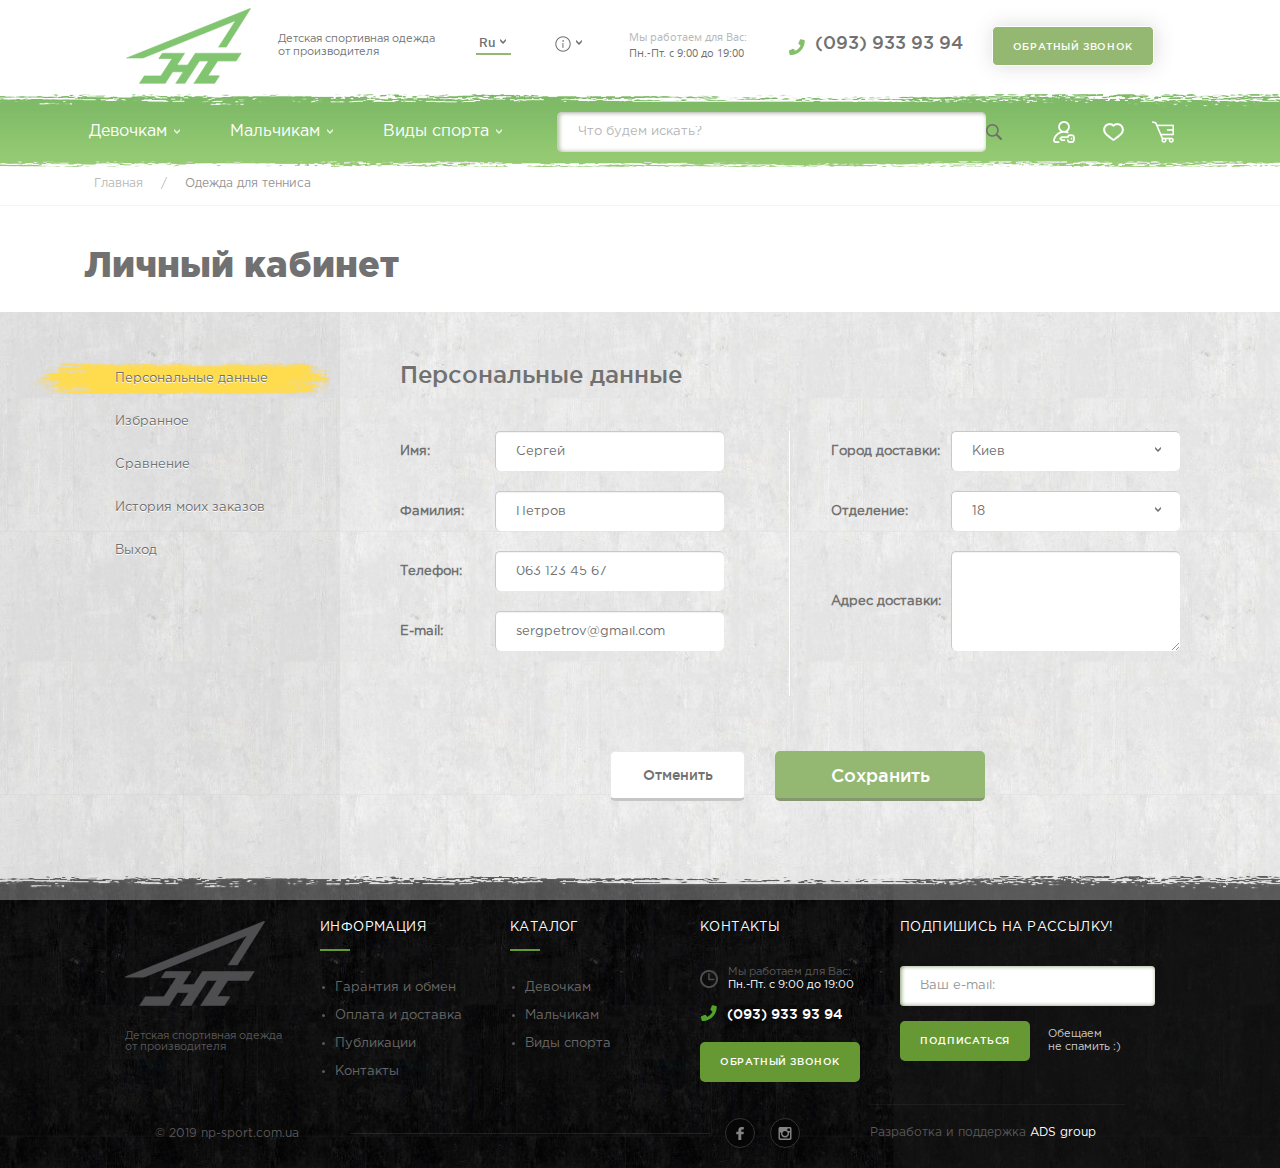
<file: personal.html>
<!DOCTYPE html>
<head>
	<meta charset="utf-8">
	<title>NP sport - Детская спортивная одежда от производителя</title>
    
    <meta name="viewport" content="width=device-width, initial-scale=1.0" />
    <meta name="viewport" content="width=device-width, initial-scale=1.0, maximum-scale=1.0, user-scalable=no"> 

    <link rel="stylesheet" type="text/css" href="css/bootstrap.min.css">
    <link rel="stylesheet" type="text/css" href="css/fonts.css" />
    <link rel="stylesheet" type="text/css" href="css/style.css" /> 
    
    <link rel="icon" href="img/favicon.png" type="image/x-icon">
	<link rel="shortcut icon" href="img/favicon.png" type="image/x-icon">
    
    <script type="text/javascript" src="js/jquery.js"></script>
    <script type="text/javascript" src="js/bootstrap.min.js"></script>
	<script type="text/javascript" src="js/jquery.maskedinput.min.js"></script>
  
</head>
	<body class="js-loading">
       <div id="loader">
            <div id="cube-loader">
                <div class='sk-double-bounce'>
                    <div class='sk-child sk-double-bounce-1'></div>
                    <div class='sk-child sk-double-bounce-2'></div>
                </div>
           </div>
        </div><!--/Loader-->
        
        <div id="main">
            <div id="wrapper">
                <header>
                    <div class="white-bg">
                        <div class="container">
                            <div class="top row">
                                <div class="logo"><a href="#"><img src="img/logo.png" alt="NP sport" /><span>Детская спортивная одежда <br/>от производителя</span></a></div>
                                <div class="language">
                                    <div class="select">
                                        <div class="select-block">
                                            <div class="select_header">
                                                <span>Ru</span>
                                                <div class="img-arrow"><img src="img/ico/arrow.png" alt=""/></div>
                                            </div>
                                            <ul class="select_body">
                                                <li>En</li>
                                                <li>Ru</li>
                                            </ul>
                                        </div><!--select-block-->
                                    </div>
                                </div>
                                <div class="info">
                                    <div class="select-block">
                                        <div class="select_header">
                                            <span><img src="img/ico/i.png" alt=""/></span>
                                            <div class="img-arrow"><img src="img/ico/arrow.png" alt=""/></div>
                                        </div>
                                        <ul class="select_body">
                                            <li>I1</li>
                                            <li>I2</li>
                                        </ul>
                                    </div><!--select-block-->
                                </div>
                                <div class="working-hours">
                                    <p class="tit">Мы работаем для Вас:</p>
                                    <p class="value">Пн.-Пт. с 9:00 до 19:00</p>
                                </div>
                                <div class="contacts">
                                    <a href="tel:(093) 933 93 94" class="phone"><img src="img/ico/phone.png" alt=""/>(093) 933 93 94</a>
                                    <div class="btn">Обратный звонок</div>
                                </div>
                            </div><!-- .row  -->
                        </div><!-- .container -->
                    </div>
                    
                    <div class="bottom green-bg">
                        <div class="container">
                            <div class="row">
                                <div id="navigation">
                                    <ul class="navigation-menu">
                                        <li class="has-submenu">
                                            <a href="#">Девочкам <img src="img/ico/arrow.png" alt=""/></a>
                                            <ul class="submenu">
                                                <li class="tit">Одежда для мальчиков</li>
                                                <li><a href="#">Футболки / майки / поло</a></li>
                                                <li><a href="#">Толстовки / Свитера / Флис</a></li>
                                                <li><a href="#">Шорты</a></li>
                                                <li><a href="#">Ветровки</a></li>
                                                <li><a href="#">Брюки спортивные</a></li>
                                                <li><a href="#">Куртки</a></li>
                                                <li><a href="#">Костюмы спортивные</a></li>
                                                <li><a href="#">Пуховики</a></li>
                                                <li><a href="#">Комбинезоны</a></li>
                                                <li><a href="#">Жилетки</a></li>
                                                <li><a href="#">Рубашки / гольфы</a></li>
                                                <li><a href="#">Термобелье</a></li>
                                            </ul>
                                        </li>
                                        <li class="has-submenu">
                                            <a href="#">Мальчикам <img src="img/ico/arrow.png" alt=""/></a>
                                            <ul class="submenu">
                                                <li class="tit">Одежда для мальчиков</li>
                                                <li><a href="#">Футболки / майки / поло</a></li>
                                                <li><a href="#">Толстовки / Свитера / Флис</a></li>
                                                <li><a href="#">Шорты</a></li>
                                                <li><a href="#">Ветровки</a></li>
                                                <li><a href="#">Брюки спортивные</a></li>
                                                <li><a href="#">Куртки</a></li>
                                                <li><a href="#">Костюмы спортивные</a></li>
                                                <li><a href="#">Пуховики</a></li>
                                                <li><a href="#">Комбинезоны</a></li>
                                                <li><a href="#">Жилетки</a></li>
                                                <li><a href="#">Рубашки / гольфы</a></li>
                                                <li><a href="#">Термобелье</a></li>
                                            </ul>
                                        </li>
                                        <li class="has-submenu">
                                            <a href="#">Виды спорта <img src="img/ico/arrow.png" alt=""/></a>
                                            <ul class="submenu">
                                                <li class="tit">Одежда для мальчиков</li>
                                                <li><a href="#">Футболки / майки / поло</a></li>
                                                <li><a href="#">Толстовки / Свитера / Флис</a></li>
                                                <li><a href="#">Шорты</a></li>
                                                <li><a href="#">Ветровки</a></li>
                                                <li><a href="#">Брюки спортивные</a></li>
                                                <li><a href="#">Куртки</a></li>
                                                <li><a href="#">Костюмы спортивные</a></li>
                                                <li><a href="#">Пуховики</a></li>
                                                <li><a href="#">Комбинезоны</a></li>
                                                <li><a href="#">Жилетки</a></li>
                                                <li><a href="#">Рубашки / гольфы</a></li>
                                                <li><a href="#">Термобелье</a></li>
                                            </ul>
                                        </li>
                                    </ul>
                                </div><!-- End navigation menu -->
                                
                                <div class="search">
                                    <form class="">
                                        <input type="text" placeholder="Что будем искать?" class="form-control">
                                        <img src="img/ico/search.png" alt=""/>
                                    </form>
                                </div>
                                
                                <div class="ico-block">
                                    <a href="#" class="login"><img src="img/ico/login.png" alt=""/></a>
                                    <a href="#" class="like"><img src="img/ico/like.png" alt=""/></a>
                                    <a href="#" class="cart"><img src="img/ico/cart.png" alt=""/></a>
                                </div>
                            </div><!-- .row  -->
                        </div><!-- .container -->
                    </div>
                </header>
                
                
                <section id="bread-crumbs" class="white-bg">
                    <div class="container">
                    	<ul>
                            <li><a href="#">Главная</a></li>
                            <li><span>/</span></li>
                            <li>Одежда для тенниса</li>
                        </ul>
                    </div><!-- .container -->
                </section>
                
                <section id="bread-crumbs2" class="white-bg lk-tit">
                    <div class="container">
                        <div class="tit"><h1>Личный кабинет</h1></div>
                    </div><!-- .container -->
                </section>
                
                
                <section id="personal-page">
                    <div class="container">
                    	<div class="row form-grid">
                            <div class="menu-lk">
                                <ul>
                                    <li><a href="#" class="active"><span>Персональные данные</span></a></li>
                                    <li><a href="#"><span>Избранное</span></a></li>
                                    <li><a href="#"><span>Сравнение</span></a></li>
                                    <li><a href="#"><span>История моих заказов</span></a></li>
                                    <li><a href="#"><span>Выход</span></a></li>
                                </ul>
                            </div>
                            
                            <div class="personal-body personal-information fadeEl fadeEl-right start-anim">
                                <div class="tit"><h3>Персональные данные</h3></div>
                                <div class="l-block">
                                	<form>
                                    	<div class="item">
                                            <label>Имя:</label>
                                            <input class="form-control" type="text" placeholder="Сергей">
                                        </div>
                                        <div class="item">
                                            <label>Фамилия:</label>
                                            <input class="form-control" type="text" placeholder="Петров">
                                        </div>
                                        <div class="item">
                                            <label>Телефон:</label>
                                            <input class="form-control" type="tel" placeholder="063 123 45 67">
                                        </div>
                                        <div class="item last">
                                            <label>E-mail:</label>
                                            <input class="form-control" type="email" placeholder="sergpetrov@gmail.com">
                                        </div>
                                    </form>
                                </div>
                                
                                <div class="r-block">
                                	<form>
                                    	<div class="item">
                                            <label>Город доставки:</label>
                                            <div class="select select-form">
                                                <div class="select-block">
                                                    <div class="select_header">
                                                        <span>Киев</span>
                                                        <div class="img-arrow"><img src="img/ico/arrow.png" alt=""/></div>
                                                    </div>
                                                    <ul class="select_body">
                                                        <li>Киев</li>
                                                        <li>Львов</li>
                                                    </ul>
                                                </div><!--select-block-->
                                            </div>
                                        </div>
                                        <div class="item">
                                            <label>Отделение:</label>
                                            <div class="select select-form">
                                                <div class="select-block">
                                                    <div class="select_header">
                                                        <span>18</span>
                                                        <div class="img-arrow"><img src="img/ico/arrow.png" alt=""/></div>
                                                    </div>
                                                    <ul class="select_body">
                                                        <li>18</li>
                                                        <li>13</li>
                                                    </ul>
                                                </div><!--select-block-->
                                            </div>
                                        </div>
                                        <div class="item">
                                            <label>Адрес доставки:</label>
                                            <textarea class="form-control"></textarea>
                                        </div>
                                    </form>
                                </div>
                                <div class="bnt-block">
                                    <button class="btn btn-white">Отменить</button>
                                    <button class="btn btn-green">Сохранить</button>
                                </div>
                            </div>
                            
                        </div>
                    </div><!-- .container -->
                </section>
                
                
            </div><!-- End #wrapper --> 
    
            <footer>
                <div class="container">
                    <div class="row top-row">
                        <div class="l-block">
                            <div class="logo">
                            	<a href="#">
                                	<img src="img/logo-footer.png" alt="NP sport"><span>Детская спортивная одежда <br>от производителя</span>
                                </a>
                            </div><!--logo-->
                            
                            <div class="lr-block">
                                <div class="ul-block">
                                    <ul>
                                        <li class="tit">Информация</li>
                                        <li><a href="#">Гарантия  и обмен</a></li>     
                                        <li><a href="#">Оплата и доставка</a></li>   
                                        <li><a href="#">Публикации</a></li>   
                                        <li><a href="#">Контакты</a></li>   
                                    </ul>
                                </div>
                                <div class="ul-block">
                                    <ul>
                                        <li class="tit">Каталог</li>
                                        <li><a href="#">Девочкам</a></li>     
                                        <li><a href="#">Мальчикам</a></li>   
                                        <li><a href="#">Виды спорта</a></li>      
                                    </ul>
                                </div>
                                <div class="contacts">
                                	<div class="tit">Контакты</div>
                                    <div class="working-hours">
                                        <div class="img"><img src="img/ico/clock.png" alt=""/></div>
                                        <div>
                                        <p class="tit">Мы работаем для Вас:</p>
                                        <p class="value">Пн.-Пт. с 9:00 до 19:00</p>
                                        </div>
                                    </div>
                                    <a href="tel:(093) 933 93 94" class="phone"><img src="img/ico/phone.png" alt="">(093) 933 93 94</a>
                                    <div id="back-call" class="btn">Обратный звонок</div>
                                </div>
                            </div>
                        </div><!-- .l-block -->
                        
                        <div class="r-block">
                            <div class="tit">Подпишись на рассылку!</div>
                            <form>
                                <input class="form-control" placeholder="Ваш e-mail:" type="email">
                                <div class="flex">
                                    <button class="btn">Подписаться</button>
                                    <p>Обещаем<br/> не спамить :)</p>
                                </div>
                            </form>
                        </div><!-- .r-block -->
                    </div><!-- row -->
                    
                    <div class="row bottom-row">
                        <div class="l-block">
                            <div class="copyright">© 2019 np-sport.com.ua</div>
                            <div class="social-networks">
                                <a href="#" class="ico fb">
                                    <svg width="11px" height="19px" viewBox="0 0 11 19" version="1.1">
                                        <g stroke="none" stroke-width="1" fill="none" fill-rule="evenodd">
                                            <g transform="translate(-1558.000000, -450.000000)" fill="rgba(255,255,255,0.5);">
                                                <g transform="translate(1552.000000, 256.000000)">
                                                    <path d="M16.5857723,194.003953 L13.9473725,194 C10.9832208,194 9.06765572,195.835305 9.06765572,198.675926 L9.06765572,200.83184 L6.41486271,200.83184 C6.18562989,200.83184 6,201.005389 6,201.219458 L6,204.343133 C6,204.557203 6.18584156,204.730554 6.41486271,204.730554 L9.06765572,204.730554 L9.06765572,212.61258 C9.06765572,212.826649 9.25328561,213 9.48251842,213 L12.9436587,213 C13.1728915,213 13.3585214,212.826452 13.3585214,212.61258 L13.3585214,204.730554 L16.4602552,204.730554 C16.689488,204.730554 16.8751179,204.557203 16.8751179,204.343133 L16.8763878,201.219458 C16.8763878,201.116673 16.8325733,201.018237 16.7548923,200.945497 C16.6774231,200.872757 16.5715908,200.83184 16.4613135,200.83184 L13.3585214,200.83184 L13.3585214,199.004245 C13.3585214,198.125828 13.5826743,197.6799 14.8082126,197.6799 L16.585349,197.679307 C16.8143701,197.679307 17,197.505758 17,197.291886 L17,194.391374 C17,194.177699 16.8145818,194.004349 16.5857723,194.003953" id="fb"/>
                                                </g>
                                            </g>
                                        </g>
                                    </svg>
                                </a>
                                <a href="#" class="ico insta">
                                    <svg width="16px" height="16px" viewBox="0 0 16 16" version="1.1">
										<g stroke="none" stroke-width="1" fill="none" fill-rule="evenodd">
											<g transform="translate(-1555.000000, -404.000000)" fill="rgba(255,255,255,0.5);">
												<g transform="translate(1552.000000, 256.000000)">
													<path d="M17.1877802,152.218618 C17.1877802,152.420016 17.1183489,152.590182 16.9792308,152.729044 C16.8404046,152.868015 16.6703106,152.93741 16.4688394,152.93741 L14.6564006,152.93741 C14.4551118,152.93741 14.2847989,152.867979 14.1459727,152.729044 C14.0070736,152.590182 13.9377152,152.420016 13.9377152,152.218618 L13.9377152,150.500027 C13.9377152,150.305562 14.0070736,150.137184 14.1459727,149.994783 C14.2848354,149.852455 14.4551483,149.781199 14.6564006,149.781199 L16.4688394,149.781199 C16.6703106,149.781199 16.8404046,149.852418 16.9792308,149.994783 C17.1183124,150.137184 17.1877802,150.305562 17.1877802,150.500027 L17.1877802,152.218618 Z M17.1877802,161.520952 C17.1877802,161.70137 17.1250986,161.852345 17.0001733,161.97395 C16.8749561,162.095445 16.7258776,162.156229 16.5520986,162.156229 L5.41681603,162.156229 C5.23628727,162.156229 5.08512909,162.095445 4.96370635,161.97395 C4.84210118,161.8526 4.78135333,161.70137 4.78135333,161.520952 L4.78135333,154.77071 L6.25006499,154.77071 C6.11123881,155.208275 6.04180748,155.663207 6.04180748,156.135323 C6.04180748,157.46896 6.52786329,158.605907 7.50008437,159.547075 C8.47241491,160.487878 9.64253171,160.958498 11.0105807,160.958498 C11.9133705,160.958498 12.7466194,160.743127 13.5108019,160.312604 C14.2746925,159.881825 14.878486,159.296897 15.3232406,158.557236 C15.7677398,157.817611 15.9899711,157.010271 15.9899711,156.135359 C15.9899711,155.663243 15.9202844,155.208421 15.7814582,154.770746 L17.1878532,154.77071 L17.1878532,161.520988 L17.1877802,161.520988 L17.1877802,161.520952 Z M8.74499583,153.765547 C9.37341688,153.157998 10.1286605,152.854078 11.0106172,152.854078 C11.8993966,152.854078 12.6580334,153.157998 13.2866004,153.765547 C13.9151674,154.373205 14.2292684,155.107649 14.2292684,155.968732 C14.2292684,156.829706 13.9151674,157.564186 13.2866004,158.171662 C12.6580334,158.779466 11.899652,159.08335 11.0106172,159.08335 C10.128697,159.08335 9.37352634,158.779211 8.74499583,158.171662 C8.11642883,157.564113 7.80218181,156.829706 7.80218181,155.968732 C7.80218181,155.107649 8.11642883,154.373242 8.74499583,153.765547 L8.74499583,153.765547 Z M18.396024,148.604265 C17.9932274,148.201361 17.5105283,148 16.9481819,148 L5.05218296,148 C4.48965417,148 4.00710093,148.201434 3.60419489,148.604265 C3.20136181,149.006987 3,149.489611 3,150.052028 L3,161.947863 C3,162.510207 3.20132532,162.99294 3.60419489,163.395698 C4.00710093,163.798493 4.48976362,164 5.05218296,164 L16.948036,164 C17.5102729,164 17.993118,163.798493 18.3958781,163.395698 C18.7988206,162.99294 19,162.510207 19,161.947863 L19,150.052028 C18.9999635,149.489501 18.7988206,149.007133 18.396024,148.604265 L18.396024,148.604265 Z" id="in"/>
												</g>
											</g>
										</g>
									</svg>
                                </a>
                            </div><!--social-networks-->
                        </div><!-- .l-block -->
                        
                        <div class="r-block">
                        	<p>Разработка и поддержка <a href="#">ADS group</a></p>
                        </div>
                    </div><!-- row -->
                </div><!--container-->
            </footer>
        </div><!--/Main-->
       
	   <script type="text/javascript" src="js/main.js"></script>
       <script>
            var inputsTel = document.querySelectorAll('input[type="tel"]');
            Inputmask({
              "mask": "+38(999) 999-99-99",
              showMaskOnHover: false
            }).mask(inputsTel);
        </script>  
	</body>
</html>
</file>
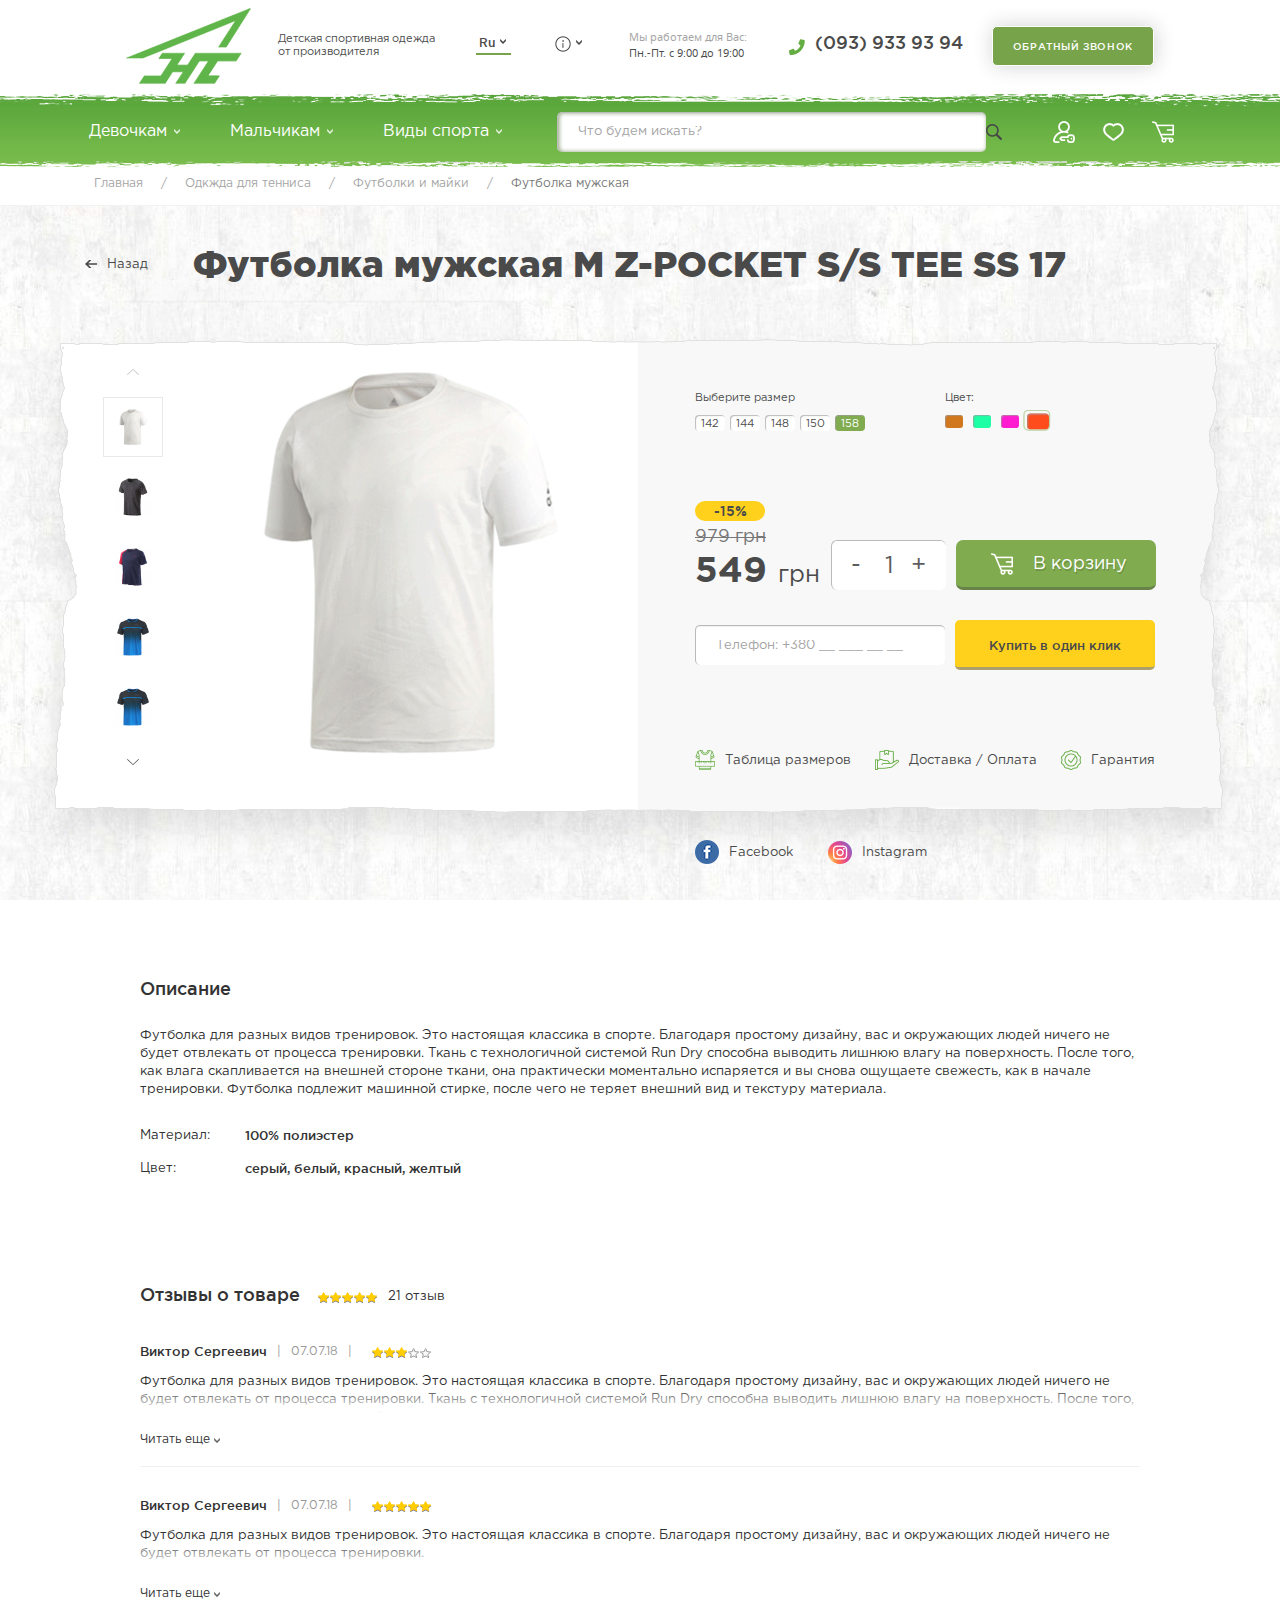
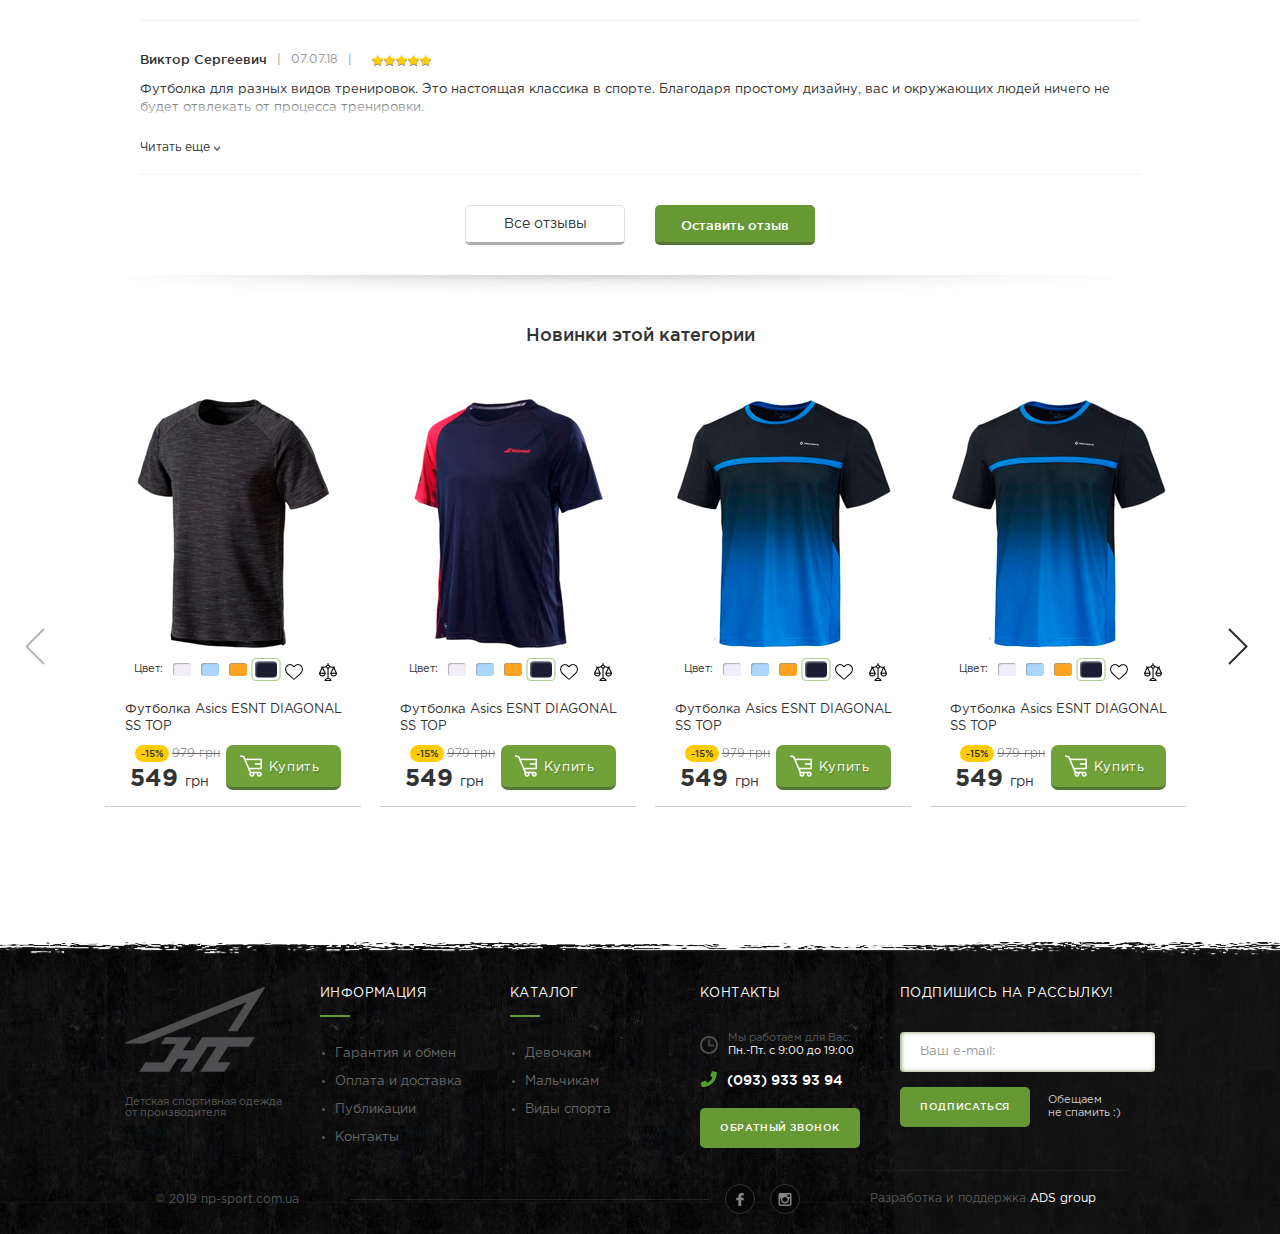
<file: product.html>
<!DOCTYPE html>
<head>
	<meta charset="utf-8">
	<title>NP sport - Детская спортивная одежда от производителя</title>
    
    <meta name="viewport" content="width=device-width, initial-scale=1.0" />
    <meta name="viewport" content="width=device-width, initial-scale=1.0, maximum-scale=1.0, user-scalable=no"> 

    <link rel="stylesheet" type="text/css" href="css/bootstrap.min.css">
    <link rel="stylesheet" type="text/css" href="css/swiper.min.css">
    <link rel="stylesheet" type="text/css" href="css/fonts.css" />
    <link rel="stylesheet" type="text/css" href="css/style.css" /> 
    
    <link rel="icon" href="img/favicon.png" type="image/x-icon">
	<link rel="shortcut icon" href="img/favicon.png" type="image/x-icon">
    
    <script type="text/javascript" src="js/jquery.js"></script>
    <script type="text/javascript" src="js/bootstrap.min.js"></script>
    <script type="text/javascript" src="js/swiper.min.js"></script>
    <script type="text/javascript" src="js/swiper.thumbnails.js"></script>
    <script type="text/javascript" src="js/jquery.maskedinput.min.js"></script>
  
</head>
	<body class="js-loading">
       <div id="loader">
            <div id="cube-loader">
                <div class='sk-double-bounce'>
                    <div class='sk-child sk-double-bounce-1'></div>
                    <div class='sk-child sk-double-bounce-2'></div>
                </div>
           </div>
        </div><!--/Loader-->
        
        <div id="main">
            <div id="wrapper">
                <header>
                    <div class="white-bg">
                        <div class="container">
                            <div class="top row">
                                <div class="logo"><a href="#"><img src="img/logo.png" alt="NP sport" /><span>Детская спортивная одежда <br/>от производителя</span></a></div>
                                <div class="language">
                                    <div class="select">
                                        <div class="select-block">
                                            <div class="select_header">
                                                <span>Ru</span>
                                                <div class="img-arrow"><img src="img/ico/arrow.png" alt=""/></div>
                                            </div>
                                            <ul class="select_body">
                                                <li>En</li>
                                                <li>Ru</li>
                                            </ul>
                                        </div><!--select-block-->
                                    </div>
                                </div>
                                <div class="info">
                                    <div class="select-block">
                                        <div class="select_header">
                                            <span><img src="img/ico/i.png" alt=""/></span>
                                            <div class="img-arrow"><img src="img/ico/arrow.png" alt=""/></div>
                                        </div>
                                        <ul class="select_body">
                                            <li>I1</li>
                                            <li>I2</li>
                                        </ul>
                                    </div><!--select-block-->
                                </div>
                                <div class="working-hours">
                                    <p class="tit">Мы работаем для Вас:</p>
                                    <p class="value">Пн.-Пт. с 9:00 до 19:00</p>
                                </div>
                                <div class="contacts">
                                    <a href="tel:(093) 933 93 94" class="phone"><img src="img/ico/phone.png" alt=""/>(093) 933 93 94</a>
                                    <div class="btn">Обратный звонок</div>
                                </div>
                            </div><!-- .row  -->
                        </div><!-- .container -->
                    </div>
                    
                    <div class="bottom green-bg">
                        
                        <div class="container">
                            <div class="row">
                                <div id="navigation">
                                    <div class="cd-nav-trigger">
                                        <div class="hamburger-menu">
                                            <div class="bar"></div>
                                            <div class="bar"></div>
                                            <div class="bar"></div>
                                        </div>
                                    </div>
                                    <ul class="navigation-menu">
                                        <li class="has-submenu">
                                            <a href="#">Девочкам <img src="img/ico/arrow.png" alt=""/></a>
                                            <ul class="submenu">
                                                <li class="tit">Одежда для мальчиков</li>
                                                <li><a href="#">Футболки / майки / поло</a></li>
                                                <li><a href="#">Толстовки / Свитера / Флис</a></li>
                                                <li><a href="#">Шорты</a></li>
                                                <li><a href="#">Ветровки</a></li>
                                                <li><a href="#">Брюки спортивные</a></li>
                                                <li><a href="#">Куртки</a></li>
                                                <li><a href="#">Костюмы спортивные</a></li>
                                                <li><a href="#">Пуховики</a></li>
                                                <li><a href="#">Комбинезоны</a></li>
                                                <li><a href="#">Жилетки</a></li>
                                                <li><a href="#">Рубашки / гольфы</a></li>
                                                <li><a href="#">Термобелье</a></li>
                                            </ul>
                                        </li>
                                        <li class="has-submenu">
                                            <a href="#">Мальчикам <img src="img/ico/arrow.png" alt=""/></a>
                                            <ul class="submenu">
                                                <li class="tit">Одежда для мальчиков</li>
                                                <li><a href="#">Футболки / майки / поло</a></li>
                                                <li><a href="#">Толстовки / Свитера / Флис</a></li>
                                                <li><a href="#">Шорты</a></li>
                                                <li><a href="#">Ветровки</a></li>
                                                <li><a href="#">Брюки спортивные</a></li>
                                                <li><a href="#">Куртки</a></li>
                                                <li><a href="#">Костюмы спортивные</a></li>
                                                <li><a href="#">Пуховики</a></li>
                                                <li><a href="#">Комбинезоны</a></li>
                                                <li><a href="#">Жилетки</a></li>
                                                <li><a href="#">Рубашки / гольфы</a></li>
                                                <li><a href="#">Термобелье</a></li>
                                            </ul>
                                        </li>
                                        <li class="has-submenu">
                                            <a href="#">Виды спорта <img src="img/ico/arrow.png" alt=""/></a>
                                            <ul class="submenu">
                                                <li class="tit">Одежда для мальчиков</li>
                                                <li><a href="#">Футболки / майки / поло</a></li>
                                                <li><a href="#">Толстовки / Свитера / Флис</a></li>
                                                <li><a href="#">Шорты</a></li>
                                                <li><a href="#">Ветровки</a></li>
                                                <li><a href="#">Брюки спортивные</a></li>
                                                <li><a href="#">Куртки</a></li>
                                                <li><a href="#">Костюмы спортивные</a></li>
                                                <li><a href="#">Пуховики</a></li>
                                                <li><a href="#">Комбинезоны</a></li>
                                                <li><a href="#">Жилетки</a></li>
                                                <li><a href="#">Рубашки / гольфы</a></li>
                                                <li><a href="#">Термобелье</a></li>
                                            </ul>
                                        </li>
                                        <li class="c-nav">
                                            <div class="contacts">
                                                <div class="btn">Обратный звонок</div>
                                             </div>
                                        </li>
                                    </ul>
                                    
                                </div><!-- End navigation menu -->
                                
                                <div class="search">
                                    <form class="">
                                        <input type="text" placeholder="Что будем искать?" class="form-control">
                                        <img src="img/ico/search.png" alt=""/>
                                    </form>
                                </div>
                                
                                <div class="ico-block">
                                    <a href="#" class="login"><img src="img/ico/login.png" alt=""/></a>
                                    <a href="#" class="like"><img src="img/ico/like.png" alt=""/></a>
                                    <a href="#" class="cart"><img src="img/ico/cart.png" alt=""/></a>
                                </div>
                            </div><!-- .row  -->
                        </div><!-- .container -->
                    </div>
                </header>
                
                <section id="bread-crumbs" class="white-bg">
                    <div class="container">
                    	<ul>
                            <li><a href="#">Главная</a></li>
                            <li><span>/</span></li>
                            <li><a href="#">Одкжда для тенниса   </a></li>  
                            <li><span>/</span></li>  
                            <li><a href="#">Футболки и майки </a></li>    
                            <li><span>/</span></li>
                            <li>Футболка мужская</li>
                        </ul>
                    </div><!-- .container -->
                </section>
                
                
                <section id="product-page">
                    <div id="bread-crumbs2">
                        <div class="container">
                            <div class="row">
                                <div class="back"><a href="#"><svg width="12px" height="8px"><path fill-rule="evenodd" fill="rgb(51, 51, 51)" d="M12.003,3.201 L3.188,3.201 L6.522,0.001 L4.165,0.001 L-0.003,4.000 L4.165,7.998 L6.522,7.998 L3.188,4.800 L12.003,4.800 L12.003,3.201 Z"></path></svg>Назад</a></div>
                                <div class="tit"><h1>Футболка мужская M Z-POCKET S/S TEE SS 17</h1></div>
                        	</div>
                        </div><!-- .container -->
                    </div><!-- #bread-crumbs -->
                    
                    <div id="product-one">
                        <div class="container">
                            <div class="row">
                                <div class="bg"></div>
                                <div id="product_one-slider" class="w-50">
                                    <div class="swiper">
                                        <div class="swiper-container">
                                            <div class="swiper-wrapper">
                                                <div class="swiper-slide">
                                                    <div class="img"><img src="img/catalog/img-big.png"></div>
                                                    <div class="zoom"><img src="img/ico/zoom.png" alt=""/></div>
                                                </div>
                                                <div class="swiper-slide">
                                                    <div class="img"><img src="img/catalog/img1.png"></div>
                                                    <div class="zoom"><img src="img/ico/zoom.png" alt=""/></div>
                                                </div>
                                                <div class="swiper-slide">
                                                    <div class="img"><img src="img/catalog/img2.png"></div>
                                                    <div class="zoom"><img src="img/ico/zoom.png" alt=""/></div>
                                                </div>
                                                <div class="swiper-slide">
                                                    <div class="img"><img src="img/catalog/img3.png"></div>
                                                    <div class="zoom"><img src="img/ico/zoom.png" alt=""/></div>
                                                </div>
                                                <div class="swiper-slide">
                                                    <div class="img"><img src="img/catalog/img4.png"></div>
                                                    <div class="zoom"><img src="img/ico/zoom.png" alt=""/></div>
                                                </div>
                                            </div>
                                        </div>
                                    
                                        <div class="nav">
                                            <div class="swiper-button-prev">
                                                <svg width="12px" height="6px"><path fill-rule="evenodd"  fill="rgb(44, 44, 44)" d="M11.996,5.560 L11.530,5.997 L6.000,0.813 L0.469,5.997 L0.004,5.560 L5.932,0.004 L6.000,0.068 L6.068,0.004 L11.996,5.560 Z"/></svg>
                                            </div>
                                            <!-- thumbnails -->
                                            <div class="swiper-thumbnails">
                                                <button type="button"><img src="img/catalog/img-big.png"></button>
                                                <button type="button"><img src="img/catalog/img1.png"></button>
                                                <button type="button"><img src="img/catalog/img2.png"></button>
                                                <button type="button"><img src="img/catalog/img3.png"></button>
                                                <button type="button"><img src="img/catalog/img4.png"></button>
                                            </div>
                                            
                                            <div class="swiper-button-next">
                                                <svg width="12px" height="6px"><path fill-rule="evenodd"  fill="rgb(44, 44, 44)" d="M11.996,0.439 L6.068,5.996 L6.000,5.932 L5.932,5.996 L0.004,0.439 L0.469,0.003 L6.000,5.187 L11.530,0.003 L11.996,0.439 Z"/></svg>
                                            </div>
                                        </div>
                                    </div>
                                    
                                    <script>
                                        var pSwiper = new Swiper('#product_one-slider .swiper-container', {
                                            direction: 'vertical',
                                            navigation: {
                                                nextEl: '#product_one-slider .swiper-button-next',
                                                prevEl: '#product_one-slider .swiper-button-prev',
                                            },
											breakpoints: {
												1100: {
													direction: 'horizontal',
													}
											}
                                    
                                        });
                                        swiperThumbs(pSwiper, {
                                            scope: '#product_one-slider .swiper',
                                            element: 'swiper-thumbnails'
                                        });
                                    </script>
                                </div><!-- #product_one-slider -->
                                
                                <div id="product_one-specification" class="w-50">
                                    <div class="param-block">
                                        <div class="param">
                                            <div class="tit">Выберите размер</div>
                                            <ul class="chose">
                                                <li><span>142</span></li>
                                                <li><span>144</span></li>
                                                <li><span>148</span></li>
                                                <li><span>150</span></li>
                                                <li><span class="active">158</span></li>
                                            </ul>
                                    	</div>
                                        <div class="param">
                                            <div class="tit">Цвет:</div>
                                            <ul class="color">
                                            	<li><span class="color-1" style="background:#C60"></span></li>
                                                <li><span class="color-2" style="background:#0F9"></span></li>
                                                <li><span class="color-3" style="background:#F0C"></span></li>
                                                <li><span class="color-4 active" style="background:#ff3600"></span></li>
                                            </ul>
                                    	</div>
                                    </div><!--param-block-->
                                    <div class="buy-block">
                                    	<div class="price-block">
                                            <div class="old-price">
                                                <div class="price-sale">-15%</div>
                                                <div class="price">979&nbspгрн</div>
                                            </div>
                                            <div class="new-price">549&nbsp<span>грн</span></div>
                                        </div>
                                        <div class="kol" id="kol-1">
                                            <span class="minus">-</span>
                                            <input type="text" value="1">
                                            <span class="plus">+</span>
                                        </div>
                                        <div class="btn-block">
                                            <a href="#" class="btn buy-btn">
                                                <span>В корзину</span>
                                            </a>
                                        </div>
                                    </div><!--buy-block-->
                                    <div class="quick-block">
                                    	<form>
                                            <input class="form-control" id="phone" placeholder="Телефон: +380 __ ___ __ __" type="tel">
                                            <button class="btn btn-order">Купить в один клик</button>
                                        </form>
                                    </div>
                                    <div class="info-block">
                                        <div class="item"><img src="img/ico/size.png" alt=""/>Таблица размеров</div>
                                        <div class="item"><img src="img/ico/package.png" alt=""/>Доставка / Оплата</div>
                                        <div class="item"><img src="img/ico/guarantee.png" alt=""/>Гарантия</div>
                                    </div>
                                    <div class="social-networks">
                                        <a href="#" class="ico fb">
                                            <img src="img/ico/facebook.png" alt="">Facebook
                                        </a>
                                        <a href="#" class="ico insta">
                                            <img src="img/ico/insta.png" alt="">Instagram
                                        </a>
                                    </div><!--social-networks-->
                                </div><!-- #product_one-specification -->
                        	</div>
                        </div><!-- .container -->
                    </div><!-- #product-one -->
                </section>
                
                <section id="product-info">
                    <div class="white-bg">
                        <div class="info">
                            <div class="container">
                                <div class="txt">
                                    <h4>Описание</h4>
                                    <p>Футболка для разных видов тренировок. Это настоящая классика в спорте. Благодаря простому дизайну, вас и окружающих людей ничего не будет отвлекать от процесса тренировки. Ткань с технологичной системой Run Dry способна выводить лишнюю влагу на поверхность. После того, как влага скапливается на внешней стороне ткани, она практически моментально испаряется и вы снова ощущаете свежесть, как в начале тренировки. Футболка подлежит машинной стирке, после чего не теряет внешний вид и текстуру материала.</p>
                                    <table>
                                        <tr>
                                            <td>Материал:</td>
                                            <td>100% полиэстер</td>
                                        </tr>
                                        <tr>
                                            <td>Цвет:</td>
                                            <td>серый, белый, красный, желтый</td>
                                        </tr>
                                    </table>
                                </div>
                            </div><!-- .container -->
                        </div><!-- .info -->
                        
                        <div id="product-reviews">
                            <div class="container">
                                <div class="tit">
                                   <h4>Отзывы о товаре</h4>
                                   <div class="rating">
                                        <div class="star star-active"></div>
                                        <div class="star star-active"></div>
                                        <div class="star star-active"></div>
                                        <div class="star star-active"></div>
                                        <div class="star star-active"></div>
                                    </div><!--rating-->
                                    <div class="kol">21 отзыв</div>
                                </div>
                                
                                <div class="reviews-block">
                                    <div class="item">
                                        <div class="reviews-header">
                                            <div class="name">Виктор Сергеевич</div>
                                            <div class="line">|</div>
                                            <div class="date">07.07.18</div>
                                            <div class="line">|</div>
                                            <div class="rating">
                                                <div class="star star-active"></div>
                                                <div class="star star-active"></div>
                                                <div class="star star-active"></div>
                                                <div class="star"></div>
                                                <div class="star"></div>
                                            </div><!--rating-->
                                        </div><!-- reviews-header -->
                                        
                                        <div class="txt-ov">
                                            <div class="txt">
                                                <p>Футболка для разных видов тренировок. Это настоящая классика в спорте. Благодаря простому дизайну, вас и окружающих людей ничего не будет отвлекать от процесса тренировки. Ткань с технологичной системой Run Dry способна выводить лишнюю влагу на поверхность. После того, как влага скапливается на внешней стороне ткани, она практически моментально испаряется и вы снова ощущаете свежесть, как в начале тренировки. Футболка подлежит машинной стирке, после чего не теряет внешний вид и текстуру материала.
</p>
                                                <div class="bottom">
                                                    <p>Этот отзыв полезен для Вас?</p>
                                                    <div class="like-block">
                                                        <div class="like like-up"><img src="img/ico/like-up.png" alt=""/>Да <span>(98)</span></div>
                                                        <div class="like like-down"><img src="img/ico/like-down.png" alt=""/>Нет <span>(5)</span></div>
                                                    </div>
                                                </div>
                                            </div>
                                            
                                            <div class="btn-more">Читать еще <svg width="6px" height="5px"><path fill-rule="evenodd"  fill="rgb(51, 51, 51)" d="M3.034,4.331 L3.000,4.295 L2.966,4.331 L0.002,1.244 L0.162,1.077 L0.002,0.911 L0.235,0.668 L3.000,3.548 L5.765,0.668 L5.998,0.911 L5.838,1.077 L5.998,1.244 L3.034,4.331 ZM3.000,3.295 L2.966,3.331 L0.002,0.244 L0.235,0.001 L3.000,2.881 L5.765,0.001 L5.998,0.244 L3.034,3.331 L3.000,3.295 ZM3.000,4.548 L5.765,1.668 L5.998,1.911 L3.034,4.997 L3.000,4.962 L2.966,4.997 L0.002,1.911 L0.235,1.668 L3.000,4.548 Z"/>
</svg></div>
                                        </div>
                                    </div><!-- item -->
                                    <div class="item">
                                        <div class="reviews-header">
                                            <div class="name">Виктор Сергеевич</div>
                                            <div class="line">|</div>
                                            <div class="date">07.07.18</div>
                                            <div class="line">|</div>
                                            <div class="rating">
                                                <div class="star star-active"></div>
                                                <div class="star star-active"></div>
                                                <div class="star star-active"></div>
                                                <div class="star star-active"></div>
                                                <div class="star star-active"></div>
                                            </div><!--rating-->
                                        </div><!-- reviews-header -->
                                        
                                        <div class="txt-ov">
                                            <div class="txt">
                                                <p>Футболка для разных видов тренировок. Это настоящая классика в спорте. Благодаря простому дизайну, вас и окружающих людей ничего не будет отвлекать от процесса тренировки. </p>
                                                <div class="bottom">
                                                    <p>Этот отзыв полезен для Вас?</p>
                                                    <div class="like-block">
                                                        <div class="like like-up"><img src="img/ico/like-up.png" alt=""/>Да <span>(98)</span></div>
                                                        <div class="like like-down"><img src="img/ico/like-down.png" alt=""/>Нет <span>(5)</span></div>
                                                    </div>
                                                </div>
                                            </div>
                                            <div class="btn-more">Читать еще <svg width="6px" height="5px"><path fill-rule="evenodd"  fill="rgb(51, 51, 51)" d="M3.034,4.331 L3.000,4.295 L2.966,4.331 L0.002,1.244 L0.162,1.077 L0.002,0.911 L0.235,0.668 L3.000,3.548 L5.765,0.668 L5.998,0.911 L5.838,1.077 L5.998,1.244 L3.034,4.331 ZM3.000,3.295 L2.966,3.331 L0.002,0.244 L0.235,0.001 L3.000,2.881 L5.765,0.001 L5.998,0.244 L3.034,3.331 L3.000,3.295 ZM3.000,4.548 L5.765,1.668 L5.998,1.911 L3.034,4.997 L3.000,4.962 L2.966,4.997 L0.002,1.911 L0.235,1.668 L3.000,4.548 Z"/>
</svg></div>
                                        </div>
                                    </div><!-- item -->
                                    <div class="item">
                                        <div class="reviews-header">
                                            <div class="name">Виктор Сергеевич</div>
                                            <div class="line">|</div>
                                            <div class="date">07.07.18</div>
                                            <div class="line">|</div>
                                            <div class="rating">
                                                <div class="star star-active"></div>
                                                <div class="star star-active"></div>
                                                <div class="star star-active"></div>
                                                <div class="star star-active"></div>
                                                <div class="star star-active"></div>
                                            </div><!--rating-->
                                        </div><!-- reviews-header -->
                                        
                                        <div class="txt-ov">
                                            <div class="txt">
                                                <p>Футболка для разных видов тренировок. Это настоящая классика в спорте. Благодаря простому дизайну, вас и окружающих людей ничего не будет отвлекать от процесса тренировки. </p>
                                                <div class="bottom">
                                                    <p>Этот отзыв полезен для Вас?</p>
                                                    <div class="like-block">
                                                        <div class="like like-up"><img src="img/ico/like-up.png" alt=""/>Да <span>(98)</span></div>
                                                        <div class="like like-down"><img src="img/ico/like-down.png" alt=""/>Нет <span>(5)</span></div>
                                                    </div>
                                                </div>
                                            </div>
                                            <div class="btn-more">Читать еще <svg width="6px" height="5px"><path fill-rule="evenodd"  fill="rgb(51, 51, 51)" d="M3.034,4.331 L3.000,4.295 L2.966,4.331 L0.002,1.244 L0.162,1.077 L0.002,0.911 L0.235,0.668 L3.000,3.548 L5.765,0.668 L5.998,0.911 L5.838,1.077 L5.998,1.244 L3.034,4.331 ZM3.000,3.295 L2.966,3.331 L0.002,0.244 L0.235,0.001 L3.000,2.881 L5.765,0.001 L5.998,0.244 L3.034,3.331 L3.000,3.295 ZM3.000,4.548 L5.765,1.668 L5.998,1.911 L3.034,4.997 L3.000,4.962 L2.966,4.997 L0.002,1.911 L0.235,1.668 L3.000,4.548 Z"/>
</svg></div>
                                        </div>
                                    </div><!-- item -->
                                </div><!-- .reviews-block -->
                                
                                <div class="btn-block">
                                    <a href="#" class="btn-white">Все отзывы</a>
                                    <div id="btn_new-reviews" class="btn new-reviews">Оставить отзыв</div>
                                </div>
                            </div><!-- .container -->
                        </div><!-- #product-reviews -->
                    </div>
                    
                    <div id="new-reviews">
                        <div class="container">
                        	<div class="new_reviews-header">
                            	<div class="tit"><h6>Как Вы оцениваете этот товар?</h6></div>
                                <div class="rating">
                                    <div class="star star-active"></div>
                                    <div class="star"></div>
                                    <div class="star"></div>
                                    <div class="star"></div>
                                    <div class="star"></div>
                                </div><!--rating-->
                                <div class="stat">
                                	<span class="st st-ok">Хорошо</span>
                                </div>
                            </div>
                                
                            <div class="form">
                                <form>
                                    <div class="item valid-error">
                                        <label>Ваше имя:</label>
                                        <input class="form-control" type="text">
                                        <div class="valid-block">Поле заполнено некорректно</div>
                                    </div>
                                    <div class="item">
                                        <label>Ваш e-mail:</label>
                                        <input class="form-control" type="email">
                                        <div class="valid-block">Поле заполнено некорректно</div>
                                    </div>
                                    <div class="item">
                                        <label>Ваш отзыв:</label>
                                        <textarea class="form-control"></textarea>
                                        <div class="valid-block">Поле заполнено некорректно</div>
                                    </div>
                                    <div class="valid-txt">* Все поля обязательны к заполнению</div>
                                    <div class="btn-block">
                                        <button class="btn-green">Оставить отзыв</button>
                                    </div>
                                </form>
                            </div>
                        </div><!-- .container -->
                    </div><!-- #new-reviews -->
                </section>
                
                
                <section id="new_product" class="white-bg">
                    <div class="tit text-center"><h4>Новинки этой категории</h4></div>
                    <div class="container-1400">
                    <div class="swiper-container">
                        <div class="swiper-wrapper">
                            <div class="swiper-slide">
                                <div class="сard_product">
                                    <figure>
                                        <div class="img-block">
                                            <div class="img-product"><a href="#"><img src="img/catalog/img1.png" alt="" /></a></div>
                                            <div class="zoom"><img src="img/ico/zoom.png" alt=""/></div>
                                        </div>
                                        <figcaption>
                                            <div class="row">
                                                <div class="color-block">
                                                    <ul>
                                                        <li class="tit">Цвет:</li>
<li><span class="color-1"></span></li>
                                                        <li><span class="color-2"></span></li>
                                                        <li><span class="color-3"></span></li>
                                                        <li><span class="color-4 active"></span></li>
                                                    </ul>
                                                </div>
                                                <div class="ico-block">
                                                    <div class="like"></div>
                                                    <div class="compare"><div class="ico"></div></div>
                                                </div>
                                            </div> <!-- .row -->
                                            <div class="tit"><a href="#">Футболка Asics ESNT DIAGONAL SS TOP</a></div>
                                            <div class="row">
                                                <div class="price-block">
                                                    <div class="old-price">
                                                        <div class="price-sale">-15%</div>
                                                        <div class="price">979 грн</div>
                                                    </div>
                                                    <div class="new-price">549 <span>грн</span></div>
                                                </div>
                                                <div class="btn buy-btn">
                                                    <span>Купить</span>
                                                </div>
                                            </div> <!-- .row -->
                                        </figcaption>
                                    </figure>
                                    <div class="quick-order">
                                        <div class="tit">Выберите размер</div>
                                        <ul class="chose">
                                            <li><span>142</span></li>
                                            <li><span>144</span></li>
                                            <li><span>148</span></li>
                                            <li><span>150</span></li>
                                            <li><span class="active">158</span></li>
                                        </ul>
                                        <div id="prod-1" class="btn modal-block"><span>Быстрый заказ</span></div>
                                    </div>
                                </div><!-- .сard_product -->
                            </div><!-- .swiper-slide -->
                            
                            <div class="swiper-slide">
                                <div class="сard_product">
                                    <figure>
                                        <div class="img-block">
                                            <div class="img-product"><a href="#"><img src="img/catalog/img2.png" alt="" /></a></div>
                                            <div class="zoom"><img src="img/ico/zoom.png" alt=""/></div>
                                        </div>
                                        <figcaption>
                                            <div class="row">
                                                <div class="color-block">
                                                    <ul>
                                                        <li class="tit">Цвет:</li>
<li><span class="color-1"></span></li>
                                                        <li><span class="color-2"></span></li>
                                                        <li><span class="color-3"></span></li>
                                                        <li><span class="color-4 active"></span></li>
                                                    </ul>
                                                </div>
                                                <div class="ico-block">
                                                    <div class="like"></div>
                                                    <div class="compare"><div class="ico"></div></div>
                                                </div>
                                            </div> <!-- .row -->
                                            <div class="tit"><a href="#">Футболка Asics ESNT DIAGONAL SS TOP</a></div>
                                            <div class="row">
                                                <div class="price-block">
                                                    <div class="old-price">
                                                        <div class="price-sale">-15%</div>
                                                        <div class="price">979 грн</div>
                                                    </div>
                                                    <div class="new-price">549 <span>грн</span></div>
                                                </div>
                                                <div class="btn buy-btn">
                                                    <span>Купить</span>
                                                </div>
                                            </div> <!-- .row -->
                                        </figcaption>
                                    </figure>
                                    <div class="quick-order">
                                        <div class="tit">Выберите размер</div>
                                        <ul class="chose">
                                            <li><span>142</span></li>
                                            <li><span>144</span></li>
                                            <li><span>148</span></li>
                                            <li><span>150</span></li>
                                            <li><span class="active">158</span></li>
                                        </ul>
                                        <div id="prod-1" class="btn modal-block"><span>Быстрый заказ</span></div>
                                    </div>
                                </div><!-- .сard_product -->
                            </div><!-- .swiper-slide -->
                            
                            <div class="swiper-slide">
                                <div class="сard_product">
                                    <figure>
                                        <div class="img-block">
                                            <div class="img-product"><a href="#"><img src="img/catalog/img3.png" alt="" /></a></div>
                                            <div class="zoom"><img src="img/ico/zoom.png" alt=""/></div>
                                        </div>
                                        <figcaption>
                                            <div class="row">
                                                <div class="color-block">
                                                    <ul>
                                                        <li class="tit">Цвет:</li>
<li><span class="color-1"></span></li>
                                                        <li><span class="color-2"></span></li>
                                                        <li><span class="color-3"></span></li>
                                                        <li><span class="color-4 active"></span></li>
                                                    </ul>
                                                </div>
                                                <div class="ico-block">
                                                    <div class="like"></div>
                                                    <div class="compare"><div class="ico"></div></div>
                                                </div>
                                            </div> <!-- .row -->
                                            <div class="tit"><a href="#">Футболка Asics ESNT DIAGONAL SS TOP</a></div>
                                            <div class="row">
                                                <div class="price-block">
                                                    <div class="old-price">
                                                        <div class="price-sale">-15%</div>
                                                        <div class="price">979 грн</div>
                                                    </div>
                                                    <div class="new-price">549 <span>грн</span></div>
                                                </div>
                                                <div class="btn buy-btn">
                                                    <span>Купить</span>
                                                </div>
                                            </div> <!-- .row -->
                                        </figcaption>
                                    </figure>
                                    <div class="quick-order">
                                        <div class="tit">Выберите размер</div>
                                        <ul class="chose">
                                            <li><span>142</span></li>
                                            <li><span>144</span></li>
                                            <li><span>148</span></li>
                                            <li><span>150</span></li>
                                            <li><span class="active">158</span></li>
                                        </ul>
                                        <div id="prod-1" class="btn modal-block"><span>Быстрый заказ</span></div>
                                    </div>
                                </div><!-- .сard_product -->
                            </div><!-- .swiper-slide -->
                            <div class="swiper-slide">
                                <div class="сard_product">
                                    <figure>
                                        <div class="img-block">
                                            <div class="img-product"><a href="#"><img src="img/catalog/img3.png" alt="" /></a></div>
                                            <div class="zoom"><img src="img/ico/zoom.png" alt=""/></div>
                                        </div>
                                        <figcaption>
                                            <div class="row">
                                                <div class="color-block">
                                                    <ul>
                                                        <li class="tit">Цвет:</li>
<li><span class="color-1"></span></li>
                                                        <li><span class="color-2"></span></li>
                                                        <li><span class="color-3"></span></li>
                                                        <li><span class="color-4 active"></span></li>
                                                    </ul>
                                                </div>
                                                <div class="ico-block">
                                                    <div class="like"></div>
                                                    <div class="compare"><div class="ico"></div></div>
                                                </div>
                                            </div> <!-- .row -->
                                            <div class="tit"><a href="#">Футболка Asics ESNT DIAGONAL SS TOP</a></div>
                                            <div class="row">
                                                <div class="price-block">
                                                    <div class="old-price">
                                                        <div class="price-sale">-15%</div>
                                                        <div class="price">979 грн</div>
                                                    </div>
                                                    <div class="new-price">549 <span>грн</span></div>
                                                </div>
                                                <div class="btn buy-btn">
                                                    <span>Купить</span>
                                                </div>
                                            </div> <!-- .row -->
                                        </figcaption>
                                    </figure>
                                    <div class="quick-order">
                                        <div class="tit">Выберите размер</div>
                                        <ul class="chose">
                                            <li><span>142</span></li>
                                            <li><span>144</span></li>
                                            <li><span>148</span></li>
                                            <li><span>150</span></li>
                                            <li><span class="active">158</span></li>
                                        </ul>
                                        <div id="prod-1" class="btn modal-block"><span>Быстрый заказ</span></div>
                                    </div>
                                </div><!-- .сard_product -->
                            </div><!-- .swiper-slide -->
                            <div class="swiper-slide">
                                <div class="сard_product">
                                    <figure>
                                        <div class="img-block">
                                            <div class="img-product"><a href="#"><img src="img/catalog/img3.png" alt="" /></a></div>
                                            <div class="zoom"><img src="img/ico/zoom.png" alt=""/></div>
                                        </div>
                                        <figcaption>
                                            <div class="row">
                                                <div class="color-block">
                                                    <ul>
                                                        <li class="tit">Цвет:</li>
<li><span class="color-1"></span></li>
                                                        <li><span class="color-2"></span></li>
                                                        <li><span class="color-3"></span></li>
                                                        <li><span class="color-4 active"></span></li>
                                                    </ul>
                                                </div>
                                                <div class="ico-block">
                                                    <div class="like"></div>
                                                    <div class="compare"><div class="ico"></div></div>
                                                </div>
                                            </div> <!-- .row -->
                                            <div class="tit"><a href="#">Футболка Asics ESNT DIAGONAL SS TOP</a></div>
                                            <div class="row">
                                                <div class="price-block">
                                                    <div class="old-price">
                                                        <div class="price-sale">-15%</div>
                                                        <div class="price">979 грн</div>
                                                    </div>
                                                    <div class="new-price">549 <span>грн</span></div>
                                                </div>
                                                <div class="btn buy-btn">
                                                    <span>Купить</span>
                                                </div>
                                            </div> <!-- .row -->
                                        </figcaption>
                                    </figure>
                                    <div class="quick-order">
                                        <div class="tit">Выберите размер</div>
                                        <ul class="chose">
                                            <li><span>142</span></li>
                                            <li><span>144</span></li>
                                            <li><span>148</span></li>
                                            <li><span>150</span></li>
                                            <li><span class="active">158</span></li>
                                        </ul>
                                        <div id="prod-1" class="btn modal-block"><span>Быстрый заказ</span></div>
                                    </div>
                                </div><!-- .сard_product -->
                            </div><!-- .swiper-slide -->
                            <div class="swiper-slide">
                                <div class="сard_product">
                                    <figure>
                                        <div class="img-block">
                                            <div class="img-product"><a href="#"><img src="img/catalog/img3.png" alt="" /></a></div>
                                            <div class="zoom"><img src="img/ico/zoom.png" alt=""/></div>
                                        </div>
                                        <figcaption>
                                            <div class="row">
                                                <div class="color-block">
                                                    <ul>
                                                        <li class="tit">Цвет:</li>
<li><span class="color-1"></span></li>
                                                        <li><span class="color-2"></span></li>
                                                        <li><span class="color-3"></span></li>
                                                        <li><span class="color-4 active"></span></li>
                                                    </ul>
                                                </div>
                                                <div class="ico-block">
                                                    <div class="like"></div>
                                                    <div class="compare"><div class="ico"></div></div>
                                                </div>
                                            </div> <!-- .row -->
                                            <div class="tit"><a href="#">Футболка Asics ESNT DIAGONAL SS TOP</a></div>
                                            <div class="row">
                                                <div class="price-block">
                                                    <div class="old-price">
                                                        <div class="price-sale">-15%</div>
                                                        <div class="price">979 грн</div>
                                                    </div>
                                                    <div class="new-price">549 <span>грн</span></div>
                                                </div>
                                                <div class="btn buy-btn">
                                                    <span>Купить</span>
                                                </div>
                                            </div> <!-- .row -->
                                        </figcaption>
                                    </figure>
                                    <div class="quick-order">
                                        <div class="tit">Выберите размер</div>
                                        <ul class="chose">
                                            <li><span>142</span></li>
                                            <li><span>144</span></li>
                                            <li><span>148</span></li>
                                            <li><span>150</span></li>
                                            <li><span class="active">158</span></li>
                                        </ul>
                                        <div id="prod-1" class="btn modal-block"><span>Быстрый заказ</span></div>
                                    </div>
                                </div><!-- .сard_product -->
                            </div><!-- .swiper-slide -->
                            <div class="swiper-slide">
                                <div class="сard_product">
                                    <figure>
                                        <div class="img-block">
                                            <div class="img-product"><a href="#"><img src="img/catalog/img3.png" alt="" /></a></div>
                                            <div class="zoom"><img src="img/ico/zoom.png" alt=""/></div>
                                        </div>
                                        <figcaption>
                                            <div class="row">
                                                <div class="color-block">
                                                    <ul>
                                                        <li class="tit">Цвет:</li>
<li><span class="color-1"></span></li>
                                                        <li><span class="color-2"></span></li>
                                                        <li><span class="color-3"></span></li>
                                                        <li><span class="color-4 active"></span></li>
                                                    </ul>
                                                </div>
                                                <div class="ico-block">
                                                    <div class="like"></div>
                                                    <div class="compare"><div class="ico"></div></div>
                                                </div>
                                            </div> <!-- .row -->
                                            <div class="tit"><a href="#">Футболка Asics ESNT DIAGONAL SS TOP</a></div>
                                            <div class="row">
                                                <div class="price-block">
                                                    <div class="old-price">
                                                        <div class="price-sale">-15%</div>
                                                        <div class="price">979 грн</div>
                                                    </div>
                                                    <div class="new-price">549 <span>грн</span></div>
                                                </div>
                                                <div class="btn buy-btn">
                                                    <span>Купить</span>
                                                </div>
                                            </div> <!-- .row -->
                                        </figcaption>
                                    </figure>
                                    <div class="quick-order">
                                        <div class="tit">Выберите размер</div>
                                        <ul class="chose">
                                            <li><span>142</span></li>
                                            <li><span>144</span></li>
                                            <li><span>148</span></li>
                                            <li><span>150</span></li>
                                            <li><span class="active">158</span></li>
                                        </ul>
                                        <div id="prod-1" class="btn modal-block"><span>Быстрый заказ</span></div>
                                    </div>
                                </div><!-- .сard_product -->
                            </div><!-- .swiper-slide -->
                            
                           
                        </div>
                    </div><!-- swiper-container -->
                    <div class="swiper-button-prev">
                        <svg width="20px" height="37px" class="arrow-slider">
                            <path fill-rule="evenodd"  fill="rgb(255, 255, 255)" d="M19.707,35.292 L18.293,36.707 L0.293,18.707 L0.500,18.500 L0.293,18.292 L18.293,0.292 L19.707,1.707 L2.914,18.500 L19.707,35.292 Z"/>
                        </svg>
                    </div>
                    <div class="swiper-button-next">
                        <svg width="20px" height="37px" class="arrow-slider">
                            <path fill-rule="evenodd"  fill="rgb(255, 255, 255)" d="M19.707,18.707 L1.707,36.707 L0.293,35.292 L17.086,18.500 L0.293,1.707 L1.707,0.292 L19.707,18.292 L19.500,18.500 L19.707,18.707 Z"/>
                        </svg>
                    </div>
                    </div><!-- container-1400 -->
                    
					
					<script>
						var swipernew = new Swiper('#new_product  .swiper-container', {
							slidesPerView: 5,
							spaceBetween: 30,
							//navigation
							navigation: {
								nextEl: '#new_product .swiper-button-next',
								prevEl: '#new_product .swiper-button-prev',
							},
							
							breakpoints: {
								1500: {
								  slidesPerView: 4,
								  spaceBetween: 30,
								},
								1100: {
								  slidesPerView: 3,
								  spaceBetween: 20,
								},
								850: {
								  slidesPerView: 2,
								  spaceBetween: 20,
								},
								500: {
								  slidesPerView: 1,
								  spaceBetween: 0,
								}
							  }
						});
					</script> 
                </section>
            </div><!-- End #wrapper --> 
    
            <footer>
                <div class="container">
                    <div class="row top-row">
                        <div class="l-block">
                            <div class="logo">
                            	<a href="#">
                                	<img src="img/logo-footer.png" alt="NP sport"><span>Детская спортивная одежда <br>от производителя</span>
                                </a>
                            </div><!--logo-->
                            
                            <div class="lr-block">
                                <div class="ul-block">
                                    <ul>
                                        <li class="tit">Информация</li>
                                        <li><a href="#">Гарантия  и обмен</a></li>     
                                        <li><a href="#">Оплата и доставка</a></li>   
                                        <li><a href="#">Публикации</a></li>   
                                        <li><a href="#">Контакты</a></li>   
                                    </ul>
                                </div>
                                <div class="ul-block">
                                    <ul>
                                        <li class="tit">Каталог</li>
                                        <li><a href="#">Девочкам</a></li>     
                                        <li><a href="#">Мальчикам</a></li>   
                                        <li><a href="#">Виды спорта</a></li>      
                                    </ul>
                                </div>
                                <div class="contacts">
                                	<div class="tit">Контакты</div>
                                    <div class="working-hours">
                                        <div class="img"><img src="img/ico/clock.png" alt=""/></div>
                                        <div>
                                        <p class="tit">Мы работаем для Вас:</p>
                                        <p class="value">Пн.-Пт. с 9:00 до 19:00</p>
                                        </div>
                                    </div>
                                    <a href="tel:(093) 933 93 94" class="phone"><img src="img/ico/phone.png" alt="">(093) 933 93 94</a>
                                    <div id="back-call" class="btn">Обратный звонок</div>
                                </div>
                            </div>
                        </div><!-- .l-block -->
                        
                        <div class="r-block">
                            <div class="tit">Подпишись на рассылку!</div>
                            <form>
                                <input class="form-control" placeholder="Ваш e-mail:" type="email">
                                <div class="flex">
                                    <button class="btn">Подписаться</button>
                                    <p>Обещаем<br/> не спамить :)</p>
                                </div>
                            </form>
                        </div><!-- .r-block -->
                    </div><!-- row -->
                    
                    <div class="row bottom-row">
                        <div class="l-block">
                            <div class="copyright">© 2019 np-sport.com.ua</div>
                            <div class="social-networks">
                                <a href="#" class="ico fb">
                                    <svg width="11px" height="19px" viewBox="0 0 11 19" version="1.1">
                                        <g stroke="none" stroke-width="1" fill="none" fill-rule="evenodd">
                                            <g transform="translate(-1558.000000, -450.000000)" fill="rgba(255,255,255,0.5);">
                                                <g transform="translate(1552.000000, 256.000000)">
                                                    <path d="M16.5857723,194.003953 L13.9473725,194 C10.9832208,194 9.06765572,195.835305 9.06765572,198.675926 L9.06765572,200.83184 L6.41486271,200.83184 C6.18562989,200.83184 6,201.005389 6,201.219458 L6,204.343133 C6,204.557203 6.18584156,204.730554 6.41486271,204.730554 L9.06765572,204.730554 L9.06765572,212.61258 C9.06765572,212.826649 9.25328561,213 9.48251842,213 L12.9436587,213 C13.1728915,213 13.3585214,212.826452 13.3585214,212.61258 L13.3585214,204.730554 L16.4602552,204.730554 C16.689488,204.730554 16.8751179,204.557203 16.8751179,204.343133 L16.8763878,201.219458 C16.8763878,201.116673 16.8325733,201.018237 16.7548923,200.945497 C16.6774231,200.872757 16.5715908,200.83184 16.4613135,200.83184 L13.3585214,200.83184 L13.3585214,199.004245 C13.3585214,198.125828 13.5826743,197.6799 14.8082126,197.6799 L16.585349,197.679307 C16.8143701,197.679307 17,197.505758 17,197.291886 L17,194.391374 C17,194.177699 16.8145818,194.004349 16.5857723,194.003953" id="fb"/>
                                                </g>
                                            </g>
                                        </g>
                                    </svg>
                                </a>
                                <a href="#" class="ico insta">
                                    <svg width="16px" height="16px" viewBox="0 0 16 16" version="1.1">
										<g stroke="none" stroke-width="1" fill="none" fill-rule="evenodd">
											<g transform="translate(-1555.000000, -404.000000)" fill="rgba(255,255,255,0.5);">
												<g transform="translate(1552.000000, 256.000000)">
													<path d="M17.1877802,152.218618 C17.1877802,152.420016 17.1183489,152.590182 16.9792308,152.729044 C16.8404046,152.868015 16.6703106,152.93741 16.4688394,152.93741 L14.6564006,152.93741 C14.4551118,152.93741 14.2847989,152.867979 14.1459727,152.729044 C14.0070736,152.590182 13.9377152,152.420016 13.9377152,152.218618 L13.9377152,150.500027 C13.9377152,150.305562 14.0070736,150.137184 14.1459727,149.994783 C14.2848354,149.852455 14.4551483,149.781199 14.6564006,149.781199 L16.4688394,149.781199 C16.6703106,149.781199 16.8404046,149.852418 16.9792308,149.994783 C17.1183124,150.137184 17.1877802,150.305562 17.1877802,150.500027 L17.1877802,152.218618 Z M17.1877802,161.520952 C17.1877802,161.70137 17.1250986,161.852345 17.0001733,161.97395 C16.8749561,162.095445 16.7258776,162.156229 16.5520986,162.156229 L5.41681603,162.156229 C5.23628727,162.156229 5.08512909,162.095445 4.96370635,161.97395 C4.84210118,161.8526 4.78135333,161.70137 4.78135333,161.520952 L4.78135333,154.77071 L6.25006499,154.77071 C6.11123881,155.208275 6.04180748,155.663207 6.04180748,156.135323 C6.04180748,157.46896 6.52786329,158.605907 7.50008437,159.547075 C8.47241491,160.487878 9.64253171,160.958498 11.0105807,160.958498 C11.9133705,160.958498 12.7466194,160.743127 13.5108019,160.312604 C14.2746925,159.881825 14.878486,159.296897 15.3232406,158.557236 C15.7677398,157.817611 15.9899711,157.010271 15.9899711,156.135359 C15.9899711,155.663243 15.9202844,155.208421 15.7814582,154.770746 L17.1878532,154.77071 L17.1878532,161.520988 L17.1877802,161.520988 L17.1877802,161.520952 Z M8.74499583,153.765547 C9.37341688,153.157998 10.1286605,152.854078 11.0106172,152.854078 C11.8993966,152.854078 12.6580334,153.157998 13.2866004,153.765547 C13.9151674,154.373205 14.2292684,155.107649 14.2292684,155.968732 C14.2292684,156.829706 13.9151674,157.564186 13.2866004,158.171662 C12.6580334,158.779466 11.899652,159.08335 11.0106172,159.08335 C10.128697,159.08335 9.37352634,158.779211 8.74499583,158.171662 C8.11642883,157.564113 7.80218181,156.829706 7.80218181,155.968732 C7.80218181,155.107649 8.11642883,154.373242 8.74499583,153.765547 L8.74499583,153.765547 Z M18.396024,148.604265 C17.9932274,148.201361 17.5105283,148 16.9481819,148 L5.05218296,148 C4.48965417,148 4.00710093,148.201434 3.60419489,148.604265 C3.20136181,149.006987 3,149.489611 3,150.052028 L3,161.947863 C3,162.510207 3.20132532,162.99294 3.60419489,163.395698 C4.00710093,163.798493 4.48976362,164 5.05218296,164 L16.948036,164 C17.5102729,164 17.993118,163.798493 18.3958781,163.395698 C18.7988206,162.99294 19,162.510207 19,161.947863 L19,150.052028 C18.9999635,149.489501 18.7988206,149.007133 18.396024,148.604265 L18.396024,148.604265 Z" id="in"/>
												</g>
											</g>
										</g>
									</svg>
                                </a>
                            </div><!--social-networks-->
                        </div><!-- .l-block -->
                        
                        <div class="r-block">
                        	<p>Разработка и поддержка <a href="#">ADS group</a></p>
                        </div>
                    </div><!-- row -->
                </div><!--container-->
            </footer>
        </div><!--/Main-->
       
       
       <!-- MODAL-->
        <div class="modal" data-id="#prod-1">
            <div class="modal-ov"></div>
            <div class="modal-quick modal-content">
                <span class="close"><svg width="12px" height="12px"><path fill-rule="evenodd"  fill="rgb(43, 43, 43)" d="M11.353,10.646 L10.646,11.353 L6.000,6.707 L1.353,11.353 L0.646,10.646 L5.293,6.000 L0.646,1.353 L1.353,0.646 L6.000,5.293 L10.646,0.646 L11.353,1.353 L6.707,6.000 L11.353,10.646 Z"/></svg></span>
                <div class="quick-body">
                    <div class="flex">
                    	<div class="img-block"><img src="img/catalog/img1.png" alt=""/></div>
                        <div class="info">
                            <div class="tit">Я хочу заказать товар</div>
                            <div class="name">Футболка Asics ESNT DIAGONAL SS TOP </div>
                            <div class="param-block">
                                <div class="tit">Выбранные параметры:</div>
                                <div class="color-block">
                                    <p>Цвет:</p>
                                    <span class="color"></span>
                                </div>
                                <div class="size-block">
                                    <p>Размер:</p>
                                    <span class="size">158</span>
                                </div>
                                <div class="price-block">
                                	<p>Цена:</p>
                                    <div class="old-price">
                                        <div class="price-sale">-15%</div>
                                        <div class="price">979 грн</div>
                                    </div>
                                    <div class="new-price">549 <span>грн</span></div>         
                                </div>
                            </div>
                            <form>
                                <input class="form-control" placeholder="Ваше имя:" type="text">
                                <input class="form-control" id="phone" placeholder="Телефон: +380 __ ___ __ __" type="tel">
                                <div class="add-comment">
                                    <div class="add"><span></span>Добавить комментарий</div>
                                    <textarea placeholder="Ваш комментарий" class="form-control"></textarea>
                                </div>
                                <button class="btn btn-order">Заказать</button>
                            </form>
                        </div><!-- info -->
                    </div><!--flex-->
                    <div class="social-networks">
                        <a href="#" class="ico fb">
                            <img src="img/ico/facebook.png" alt=""/>Facebook
                        </a>
                        <a href="#" class="ico insta">
                            <img src="img/ico/insta.png" alt=""/>Instagram
                        </a>
                    </div>
                </div>
            </div>
        </div><!-- MODAL ITEM --> 
        
		<script>
            var inputsTel = document.querySelectorAll('input[type="tel"]');
            
            Inputmask({
              "mask": "+38(999) 999-99-99",
              showMaskOnHover: false
            }).mask(inputsTel);
        </script>
        
        <script>
			$(document).on("ready", function () {
				$("#product-reviews .reviews-block .btn-more").click(function () {
					$(this).parent(".txt-ov").addClass("active");
				});
				
				$("#btn_new-reviews").click(function () {
					$("#new-reviews").slideToggle('normal');
				});
			});
		</script>
       
	   <script type="text/javascript" src="js/main.js"></script>  
	</body>
</html>
</file>
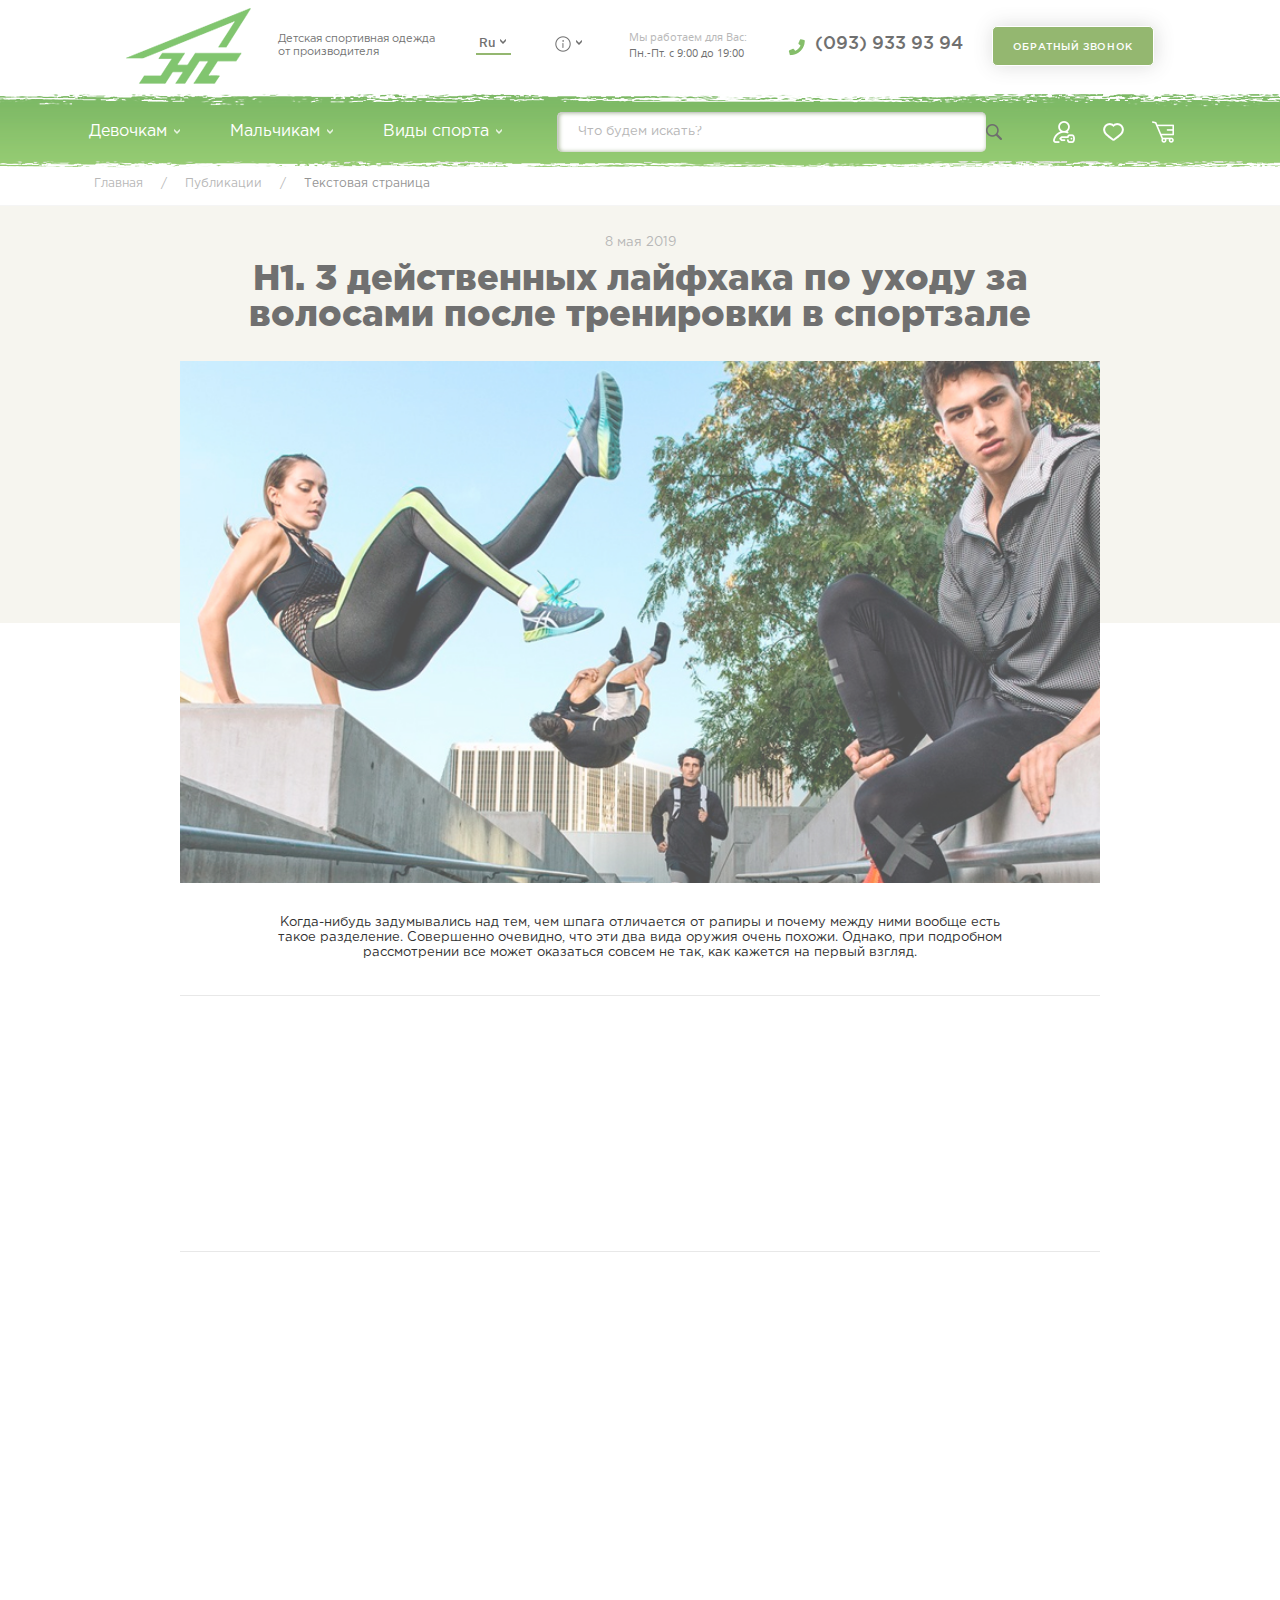
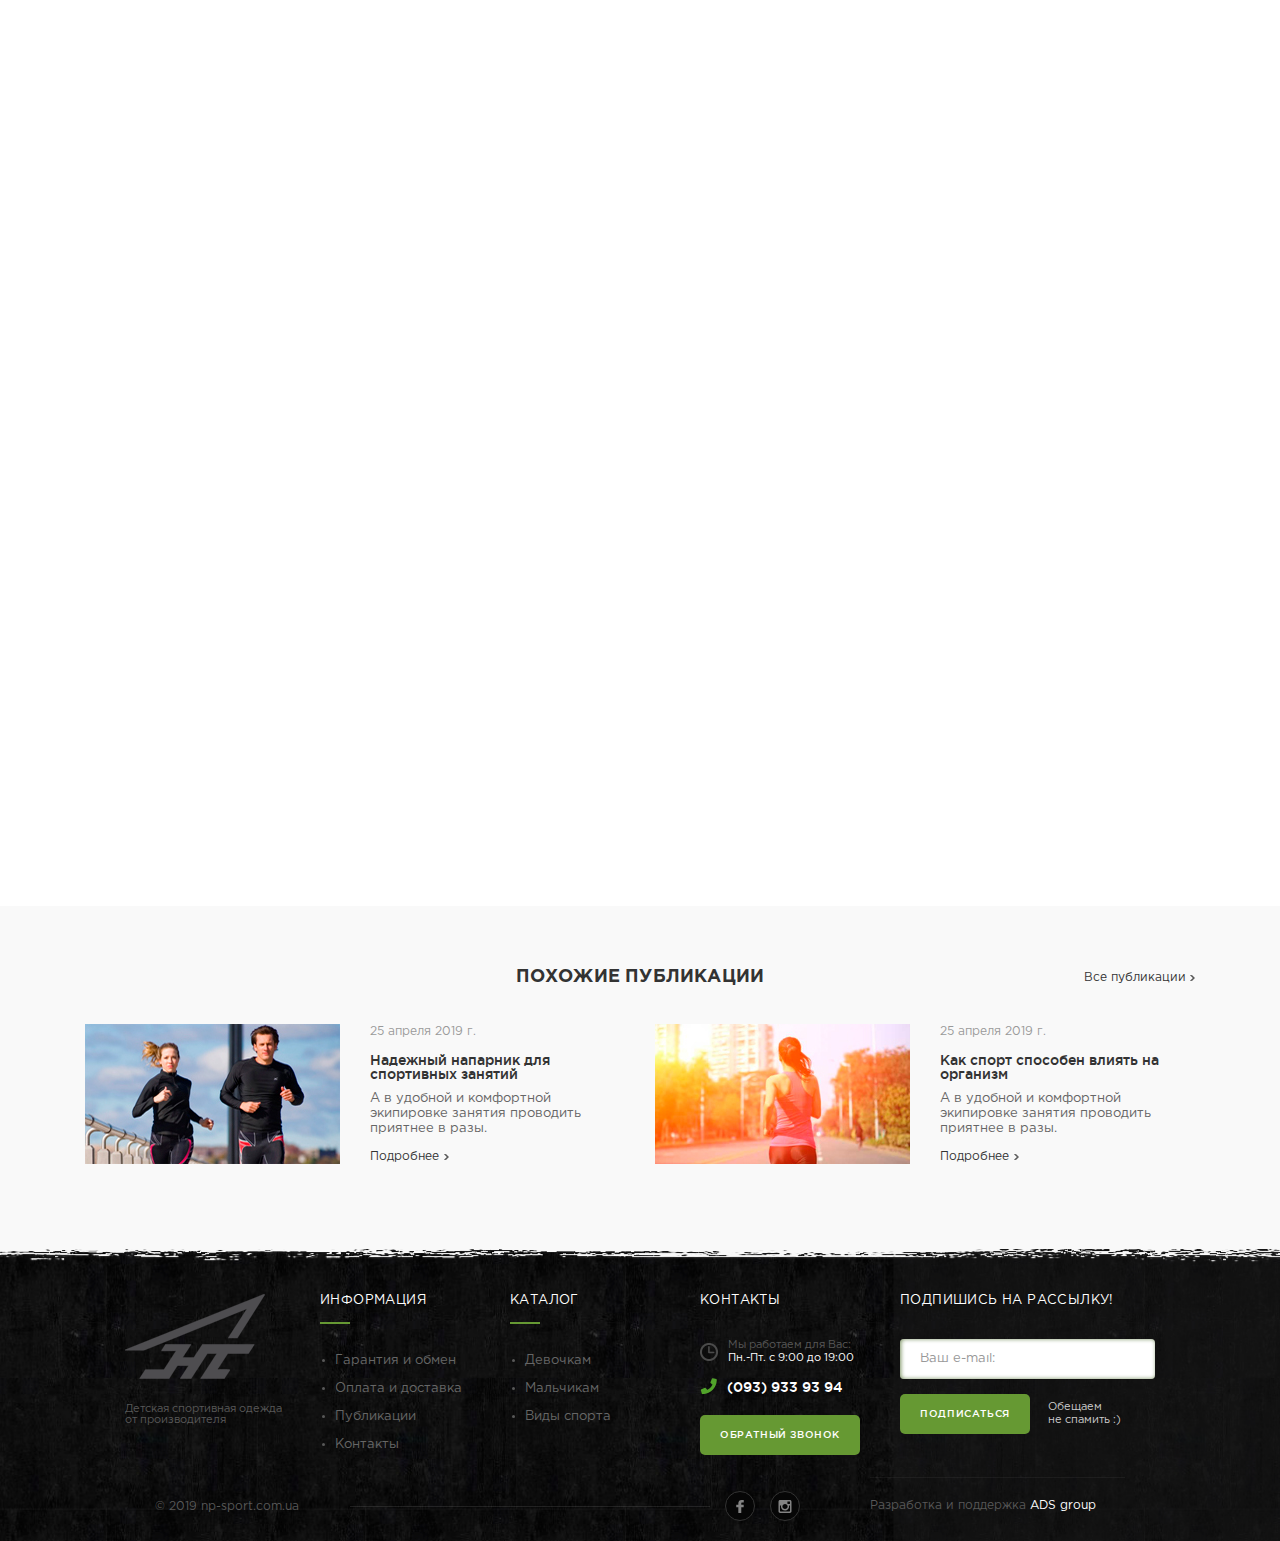
<file: text.html>
<!DOCTYPE html>
<head>
	<meta charset="utf-8">
	<title>NP sport - Детская спортивная одежда от производителя</title>
    
    <meta name="viewport" content="width=device-width, initial-scale=1.0" />
    <meta name="viewport" content="width=device-width, initial-scale=1.0, maximum-scale=1.0, user-scalable=no"> 

    <link rel="stylesheet" type="text/css" href="css/bootstrap.min.css">
    <link rel="stylesheet" type="text/css" href="css/swiper.min.css">
    <link rel="stylesheet" type="text/css" href="css/fonts.css" />
    <link rel="stylesheet" type="text/css" href="css/style.css" /> 
    
    <link rel="icon" href="img/favicon.png" type="image/x-icon">
	<link rel="shortcut icon" href="img/favicon.png" type="image/x-icon">
    
    <script type="text/javascript" src="js/jquery.js"></script>
    <script type="text/javascript" src="js/bootstrap.min.js"></script>
    <script type="text/javascript" src="js/swiper.min.js"></script>
  
</head>
	<body class="js-loading">
       <div id="loader">
            <div id="cube-loader">
                <div class='sk-double-bounce'>
                    <div class='sk-child sk-double-bounce-1'></div>
                    <div class='sk-child sk-double-bounce-2'></div>
                </div>
           </div>
        </div><!--/Loader-->
        
        <div id="main">
            <div id="wrapper">
                <header>
                    <div class="white-bg">
                        <div class="container">
                            <div class="top row">
                                <div class="logo"><a href="#"><img src="img/logo.png" alt="NP sport" /><span>Детская спортивная одежда <br/>от производителя</span></a></div>
                                <div class="language">
                                    <div class="select">
                                        <div class="select-block">
                                            <div class="select_header">
                                                <span>Ru</span>
                                                <div class="img-arrow"><img src="img/ico/arrow.png" alt=""/></div>
                                            </div>
                                            <ul class="select_body">
                                                <li>En</li>
                                                <li>Ru</li>
                                            </ul>
                                        </div><!--select-block-->
                                    </div>
                                </div>
                                <div class="info">
                                    <div class="select-block">
                                        <div class="select_header">
                                            <span><img src="img/ico/i.png" alt=""/></span>
                                            <div class="img-arrow"><img src="img/ico/arrow.png" alt=""/></div>
                                        </div>
                                        <ul class="select_body">
                                            <li>I1</li>
                                            <li>I2</li>
                                        </ul>
                                    </div><!--select-block-->
                                </div>
                                <div class="working-hours">
                                    <p class="tit">Мы работаем для Вас:</p>
                                    <p class="value">Пн.-Пт. с 9:00 до 19:00</p>
                                </div>
                                <div class="contacts">
                                    <a href="tel:(093) 933 93 94" class="phone"><img src="img/ico/phone.png" alt=""/>(093) 933 93 94</a>
                                    <div class="btn">Обратный звонок</div>
                                </div>
                            </div><!-- .row  -->
                        </div><!-- .container -->
                    </div>
                    
                    <div class="bottom green-bg">
                        
                        <div class="container">
                            <div class="row">
                                <div id="navigation">
                                    <div class="cd-nav-trigger">
                                        <div class="hamburger-menu">
                                            <div class="bar"></div>
                                            <div class="bar"></div>
                                            <div class="bar"></div>
                                        </div>
                                    </div>
                                    <ul class="navigation-menu">
                                        <li class="has-submenu">
                                            <a href="#">Девочкам <img src="img/ico/arrow.png" alt=""/></a>
                                            <ul class="submenu">
                                                <li class="tit">Одежда для мальчиков</li>
                                                <li><a href="#">Футболки / майки / поло</a></li>
                                                <li><a href="#">Толстовки / Свитера / Флис</a></li>
                                                <li><a href="#">Шорты</a></li>
                                                <li><a href="#">Ветровки</a></li>
                                                <li><a href="#">Брюки спортивные</a></li>
                                                <li><a href="#">Куртки</a></li>
                                                <li><a href="#">Костюмы спортивные</a></li>
                                                <li><a href="#">Пуховики</a></li>
                                                <li><a href="#">Комбинезоны</a></li>
                                                <li><a href="#">Жилетки</a></li>
                                                <li><a href="#">Рубашки / гольфы</a></li>
                                                <li><a href="#">Термобелье</a></li>
                                            </ul>
                                        </li>
                                        <li class="has-submenu">
                                            <a href="#">Мальчикам <img src="img/ico/arrow.png" alt=""/></a>
                                            <ul class="submenu">
                                                <li class="tit">Одежда для мальчиков</li>
                                                <li><a href="#">Футболки / майки / поло</a></li>
                                                <li><a href="#">Толстовки / Свитера / Флис</a></li>
                                                <li><a href="#">Шорты</a></li>
                                                <li><a href="#">Ветровки</a></li>
                                                <li><a href="#">Брюки спортивные</a></li>
                                                <li><a href="#">Куртки</a></li>
                                                <li><a href="#">Костюмы спортивные</a></li>
                                                <li><a href="#">Пуховики</a></li>
                                                <li><a href="#">Комбинезоны</a></li>
                                                <li><a href="#">Жилетки</a></li>
                                                <li><a href="#">Рубашки / гольфы</a></li>
                                                <li><a href="#">Термобелье</a></li>
                                            </ul>
                                        </li>
                                        <li class="has-submenu">
                                            <a href="#">Виды спорта <img src="img/ico/arrow.png" alt=""/></a>
                                            <ul class="submenu">
                                                <li class="tit">Одежда для мальчиков</li>
                                                <li><a href="#">Футболки / майки / поло</a></li>
                                                <li><a href="#">Толстовки / Свитера / Флис</a></li>
                                                <li><a href="#">Шорты</a></li>
                                                <li><a href="#">Ветровки</a></li>
                                                <li><a href="#">Брюки спортивные</a></li>
                                                <li><a href="#">Куртки</a></li>
                                                <li><a href="#">Костюмы спортивные</a></li>
                                                <li><a href="#">Пуховики</a></li>
                                                <li><a href="#">Комбинезоны</a></li>
                                                <li><a href="#">Жилетки</a></li>
                                                <li><a href="#">Рубашки / гольфы</a></li>
                                                <li><a href="#">Термобелье</a></li>
                                            </ul>
                                        </li>
                                        <li class="c-nav">
                                            <div class="contacts">
                                                <div class="btn">Обратный звонок</div>
                                             </div>
                                        </li>
                                    </ul>
                                    
                                </div><!-- End navigation menu -->
                                
                                <div class="search">
                                    <form class="">
                                        <input type="text" placeholder="Что будем искать?" class="form-control">
                                        <img src="img/ico/search.png" alt=""/>
                                    </form>
                                </div>
                                
                                <div class="ico-block">
                                    <a href="#" class="login"><img src="img/ico/login.png" alt=""/></a>
                                    <a href="#" class="like"><img src="img/ico/like.png" alt=""/></a>
                                    <a href="#" class="cart"><img src="img/ico/cart.png" alt=""/></a>
                                </div>
                            </div><!-- .row  -->
                        </div><!-- .container -->
                    </div>
                </header>
                
                
                <section id="bread-crumbs" class="white-bg">
                    <div class="container">
                    	<ul>
                            <li><a href="#">Главная</a></li>
                            <li><span>/</span></li>
                            <li><a href="#">Публикации</a></li>
                            <li><span>/</span></li>
                            <li>Текстовая страница</li>
                        </ul>
                    </div><!-- .container -->
                </section>
                
                
                <section id="text-page" class="white-bg">
                    <div class="text-top">
                        <div class="container">
                            <div class="txt">
                            	<div class="date">8 мая 2019</div>
                                <h1 class="text-center">H1. 3 действенных лайфхака по уходу за <br/>волосами после тренировки в спортзале </h1>
                            </div>
                        </div>
                    </div><!--text-top-->
                    
                    <div class="text-bottom fadeEl start-anim">
                        <div class="container">
                            <div class="text-center">
                                <div class="img"><img src="img/slider/2.jpg" alt=""/></div>
                                <p>Когда-нибудь задумывались над тем, чем шпага отличается от рапиры и почему между ними вообще есть такое разделение. Совершенно очевидно, что эти два вида оружия очень похожи. Однако, при подробном рассмотрении все может оказаться совсем не так, как кажется на первый взгляд.</p>
                            </div>
                        </div>
                    </div><!--text-top-->
                    
                    
                    <div class="text-body">
                    	<div class="container">
                            <div class="text-block border-top">
                                <div class="row justify-content-space-evenly">
                                    <div class="ul-marker fadeEl">
                                        <div class="tit">Список маркерованый</div>
                                        <ul>
                                            <li>Академическая гребля</li>
                                            <li>Акробатический рок-н-ролл</li>
                                            <li>Альпинизм</li>
                                            <li>Американский футбол</li>
                                            <li>Армспорт</li>
                                        </ul>
                                    </div><!--ul-marker-->
                                    <div class="ul-num fadeEl">
                                        <div class="tit">Список нумерованый</div>
                                        <ol>
                                            <li>Водно-моторный спорт</li>
                                            <li>Водное поло</li>
                                            <li>Воднолыжный спорт</li>
                                            <li>Воздухоплавательный спорт</li>
                                            <li>Волейбол</li>
                                        </ol>
                                    </div><!--ul-marker-->
                                </div>
                            </div>
                            
                            <div class="text-block border-top">
                                <h2 class="fadeEl">H2. Каталог статей о спорте и здоровом образе жизни</h2>
                                <p class="m-b-45 fadeEl">Шпаги широко использовались до начала XVIII столетия, как в пехотных, так и в кавалерийских полках. В конечном итоге ее окончательно вытеснили палаши и сабли. При этом, еще на заре своего появления шпага разделилась на два вида. Первый чаще всего использовали «гражданские», кому было позволено носить оружие (представители знати, а позже и буржуазии). Второй образец применялся в армии. «Гражданская» версия меньше весила и затачивалась только у конца острия. </p>
                                <h3 class="fadeEl">H3. Что стало с олимпийскими стадионами, которые построили всего несколько лет назад </h3>
                                <p class="fadeEl">Шпаги широко использовались до начала XVIII столетия, как в пехотных, так и в кавалерийских полках. В конечном итоге ее окончательно вытеснили палаши и сабли. При этом, еще на заре своего появления шпага разделилась на два вида. Первый чаще всего использовали «гражданские», кому было позволено носить оружие (представители знати, а позже и буржуазии). Второй образец применялся в армии. «Гражданская» версия меньше весила и затачивалась только у конца острия. </p>
                                <div class="row m-b-45 fadeEl justify-content-space-between m-t-40">
                                    <div class="img w-50"><img src="img/3.jpg" alt=""/></div>
                                    <div class="txt w-50">
                                        <h4>H4. Первые лыжные ботинки, в которых удобно будет ходить по городским улицам </h4>
                                        <p>Шпаги широко использовались до начала XVIII столетия, как в пехотных, так и в кавалерийских полках. В конечном итоге ее окончательно вытеснили палаши и сабли.</p>
                                        <p>При этом, еще на заре своего появления шпага разделилась на два вида. Первый чаще всего использовали «гражданские», кому было позволено носить оружие (представители знати, а позже и буржуазии). Второй образец применялся в армии. «Гражданская» версия меньше весила и затачивалась только у конца острия. </p>
                                    </div>
                                </div>
                                <h5 class="m-b-35 fadeEl">H5. Вещь, которую ни в коем разе нельзя делать после занятий спортом женщинам, чтобы не навредить красоте</h5>
                                <p class="m-b-35 fadeEl">Шпаги широко использовались до начала XVIII столетия, как в пехотных, так и в кавалерийских полках. В конечном итоге ее окончательно вытеснили палаши и сабли. При этом, еще на заре своего появления шпага разделилась на два вида. Первый чаще всего использовали «гражданские», кому было позволено носить оружие (представители знати, а позже и буржуазии). Второй образец применялся в армии. «Гражданская» версия меньше весила и затачивалась только у конца острия. </p>
                                <div class="row row-float fadeEl justify-content-space-between">
                                    <div class="float-block w-50">
                                        <div class="footnote">
                                        	<p class="gotham_medium">Но некоторые люди не боятся выходить за них, демонстрируя миру свои неординарные способности, даже если они могут показаться кому-то странными.</p>
                                        </div>
                                    </div>
                                    <div class="txt">
                                        <h6>H6. Самые странные мировые рекорды, которые заставляют поверить, что человек может ВСЁ</h6>
                                        <p>Шпаги широко использовались до начала XVIII столетия, как в пехотных, так и в кавалерийских полках. В конечном итоге ее окончательно вытеснили палаши и сабли. При этом, еще на заре своего появления шпага разделилась на два вида. Второй образец применялся в армии. «Гражданская» версия меньше весила и затачивалась только у конца острия. При этом, еще на заре своего появления шпага разделилась на два вида. Второй образец применялся в армии. «Гражданская» версия меньше весила и затачивалась только у конца острия. широко использовались до начала XVIII столетия, как в пехотных, так и в кавалерийских полках. В конечном итоге ее окончательно вытеснили палаши и сабли. При этом, еще на заре своего появления шпага разделилась на два вида. Первый чаще всего использовали «гражданские», кому было позволено носить оружие (представители знати, а позже и буржуазии). Второй образец применялся в армии. «Гражданская» версия меньше весила и затачивалась только у конца острия. </p>
                                    </div>
                                </div>
                            </div>
                            
                            <div class="border-top fadeEl">
                                <div class="social-networks">
                                    <a href="#" class="fb">
                                        <img src="img/ico/facebook-btn.png" alt=""/>
                                    </a>
                                    <a href="#" class="insta">
                                        <img src="img/ico/instagram-btn.png" alt=""/>
                                    </a>
                                </div><!--social-networks-->
                            </div>
                        </div><!-- container -->
                    </div><!-- .text-body -->
                </section>
                
                <section id="publications" class="similar-publications">
                    <div class="container">
                        <div class="publications-header">
                            <div class="tit">Похожие публикации</div>
                            <a href="#" class="publications-all more">
                                <span>Все публикации</span>
                                <svg width="5px" height="6px" class="arrow">
                                <path fill-rule="evenodd"  fill="rgb(51, 51, 51)" d="M4.998,3.034 L1.911,5.998 L1.668,5.765 L4.548,3.000 L1.668,0.235 L1.911,0.002 L4.998,2.966 L4.962,3.000 L4.998,3.034 ZM4.296,3.000 L4.331,3.034 L1.244,5.998 L1.078,5.838 L0.911,5.998 L0.668,5.765 L3.548,3.000 L0.668,0.235 L0.911,0.002 L1.077,0.162 L1.244,0.002 L4.331,2.966 L4.296,3.000 ZM3.296,3.000 L3.331,3.034 L0.244,5.998 L0.002,5.765 L2.881,3.000 L0.002,0.235 L0.244,0.002 L3.331,2.966 L3.296,3.000 Z"/>
                                </svg>
                            </a>
                        </div>
                        
                        <div class="publications-row">
                            <div class="item">
                                <div class="img"><img src="img/1.jpg" alt=""/></div>
                                <div class="info">
                                    <div class="date">25 апреля 2019 г. </div>
                                    <div class="tit"><h3>Надежный напарник для спортивных занятий</h3></div>
                                    <p>А в удобной и комфортной экипировке занятия проводить приятнее в разы.</p>
                                    <div class="more">
                                        <span>Подробнее</span>
                                        <svg width="5px" height="6px" class="arrow">
                                        <path fill-rule="evenodd"  fill="rgb(51, 51, 51)" d="M4.998,3.034 L1.911,5.998 L1.668,5.765 L4.548,3.000 L1.668,0.235 L1.911,0.002 L4.998,2.966 L4.962,3.000 L4.998,3.034 ZM4.295,3.000 L4.331,3.034 L1.244,5.998 L1.078,5.838 L0.911,5.998 L0.668,5.765 L3.548,3.000 L0.668,0.235 L0.911,0.002 L1.078,0.162 L1.244,0.002 L4.331,2.966 L4.295,3.000 ZM3.296,3.000 L3.331,3.034 L0.244,5.998 L0.002,5.765 L2.882,3.000 L0.002,0.235 L0.244,0.002 L3.331,2.966 L3.296,3.000 Z"/>
                                        </svg>
                                    </div>
                                </div>
                                <a href="#" class="link"></a>
                            </div><!--item-->
                            <div class="item">
                                <div class="img"><img src="img/2.jpg" alt=""/></div>
                                <div class="info">
                                    <div class="date">25 апреля 2019 г. </div>
                                    <div class="tit"><h3>Как спорт способен влиять на организм</h3></div>
                                    <p>А в удобной и комфортной экипировке занятия проводить приятнее в разы.</p>
                                    <div class="more">
                                        <span>Подробнее</span>
                                        <svg width="5px" height="6px" class="arrow">
                                        <path fill-rule="evenodd"  fill="rgb(51, 51, 51)" d="M4.998,3.034 L1.911,5.998 L1.668,5.765 L4.548,3.000 L1.668,0.235 L1.911,0.002 L4.998,2.966 L4.962,3.000 L4.998,3.034 ZM4.295,3.000 L4.331,3.034 L1.244,5.998 L1.078,5.838 L0.911,5.998 L0.668,5.765 L3.548,3.000 L0.668,0.235 L0.911,0.002 L1.078,0.162 L1.244,0.002 L4.331,2.966 L4.295,3.000 ZM3.296,3.000 L3.331,3.034 L0.244,5.998 L0.002,5.765 L2.882,3.000 L0.002,0.235 L0.244,0.002 L3.331,2.966 L3.296,3.000 Z"/>
                                        </svg>
                                    </div>
                                </div>
                                <a href="#" class="link"></a>
                            </div><!--item-->
                        </div>
                        
                    </div><!--container-->
                </section>
            </div><!-- End #wrapper --> 
    
            <footer>
                <div class="container">
                    <div class="row top-row">
                        <div class="l-block">
                            <div class="logo">
                            	<a href="#">
                                	<img src="img/logo-footer.png" alt="NP sport"><span>Детская спортивная одежда <br>от производителя</span>
                                </a>
                            </div><!--logo-->
                            
                            <div class="lr-block">
                                <div class="ul-block">
                                    <ul>
                                        <li class="tit">Информация</li>
                                        <li><a href="#">Гарантия  и обмен</a></li>     
                                        <li><a href="#">Оплата и доставка</a></li>   
                                        <li><a href="#">Публикации</a></li>   
                                        <li><a href="#">Контакты</a></li>   
                                    </ul>
                                </div>
                                <div class="ul-block">
                                    <ul>
                                        <li class="tit">Каталог</li>
                                        <li><a href="#">Девочкам</a></li>     
                                        <li><a href="#">Мальчикам</a></li>   
                                        <li><a href="#">Виды спорта</a></li>      
                                    </ul>
                                </div>
                                <div class="contacts">
                                	<div class="tit">Контакты</div>
                                    <div class="working-hours">
                                        <div class="img"><img src="img/ico/clock.png" alt=""/></div>
                                        <div>
                                        <p class="tit">Мы работаем для Вас:</p>
                                        <p class="value">Пн.-Пт. с 9:00 до 19:00</p>
                                        </div>
                                    </div>
                                    <a href="tel:(093) 933 93 94" class="phone"><img src="img/ico/phone.png" alt="">(093) 933 93 94</a>
                                    <div id="back-call" class="btn">Обратный звонок</div>
                                </div>
                            </div>
                        </div><!-- .l-block -->
                        
                        <div class="r-block">
                            <div class="tit">Подпишись на рассылку!</div>
                            <form>
                                <input class="form-control" placeholder="Ваш e-mail:" type="email">
                                <div class="flex">
                                    <button class="btn">Подписаться</button>
                                    <p>Обещаем<br/> не спамить :)</p>
                                </div>
                            </form>
                        </div><!-- .r-block -->
                    </div><!-- row -->
                    
                    <div class="row bottom-row">
                        <div class="l-block">
                            <div class="copyright">© 2019 np-sport.com.ua</div>
                            <div class="social-networks">
                                <a href="#" class="ico fb">
                                    <svg width="11px" height="19px" viewBox="0 0 11 19" version="1.1">
                                        <g stroke="none" stroke-width="1" fill="none" fill-rule="evenodd">
                                            <g transform="translate(-1558.000000, -450.000000)" fill="rgba(255,255,255,0.5);">
                                                <g transform="translate(1552.000000, 256.000000)">
                                                    <path d="M16.5857723,194.003953 L13.9473725,194 C10.9832208,194 9.06765572,195.835305 9.06765572,198.675926 L9.06765572,200.83184 L6.41486271,200.83184 C6.18562989,200.83184 6,201.005389 6,201.219458 L6,204.343133 C6,204.557203 6.18584156,204.730554 6.41486271,204.730554 L9.06765572,204.730554 L9.06765572,212.61258 C9.06765572,212.826649 9.25328561,213 9.48251842,213 L12.9436587,213 C13.1728915,213 13.3585214,212.826452 13.3585214,212.61258 L13.3585214,204.730554 L16.4602552,204.730554 C16.689488,204.730554 16.8751179,204.557203 16.8751179,204.343133 L16.8763878,201.219458 C16.8763878,201.116673 16.8325733,201.018237 16.7548923,200.945497 C16.6774231,200.872757 16.5715908,200.83184 16.4613135,200.83184 L13.3585214,200.83184 L13.3585214,199.004245 C13.3585214,198.125828 13.5826743,197.6799 14.8082126,197.6799 L16.585349,197.679307 C16.8143701,197.679307 17,197.505758 17,197.291886 L17,194.391374 C17,194.177699 16.8145818,194.004349 16.5857723,194.003953" id="fb"/>
                                                </g>
                                            </g>
                                        </g>
                                    </svg>
                                </a>
                                <a href="#" class="ico insta">
                                    <svg width="16px" height="16px" viewBox="0 0 16 16" version="1.1">
										<g stroke="none" stroke-width="1" fill="none" fill-rule="evenodd">
											<g transform="translate(-1555.000000, -404.000000)" fill="rgba(255,255,255,0.5);">
												<g transform="translate(1552.000000, 256.000000)">
													<path d="M17.1877802,152.218618 C17.1877802,152.420016 17.1183489,152.590182 16.9792308,152.729044 C16.8404046,152.868015 16.6703106,152.93741 16.4688394,152.93741 L14.6564006,152.93741 C14.4551118,152.93741 14.2847989,152.867979 14.1459727,152.729044 C14.0070736,152.590182 13.9377152,152.420016 13.9377152,152.218618 L13.9377152,150.500027 C13.9377152,150.305562 14.0070736,150.137184 14.1459727,149.994783 C14.2848354,149.852455 14.4551483,149.781199 14.6564006,149.781199 L16.4688394,149.781199 C16.6703106,149.781199 16.8404046,149.852418 16.9792308,149.994783 C17.1183124,150.137184 17.1877802,150.305562 17.1877802,150.500027 L17.1877802,152.218618 Z M17.1877802,161.520952 C17.1877802,161.70137 17.1250986,161.852345 17.0001733,161.97395 C16.8749561,162.095445 16.7258776,162.156229 16.5520986,162.156229 L5.41681603,162.156229 C5.23628727,162.156229 5.08512909,162.095445 4.96370635,161.97395 C4.84210118,161.8526 4.78135333,161.70137 4.78135333,161.520952 L4.78135333,154.77071 L6.25006499,154.77071 C6.11123881,155.208275 6.04180748,155.663207 6.04180748,156.135323 C6.04180748,157.46896 6.52786329,158.605907 7.50008437,159.547075 C8.47241491,160.487878 9.64253171,160.958498 11.0105807,160.958498 C11.9133705,160.958498 12.7466194,160.743127 13.5108019,160.312604 C14.2746925,159.881825 14.878486,159.296897 15.3232406,158.557236 C15.7677398,157.817611 15.9899711,157.010271 15.9899711,156.135359 C15.9899711,155.663243 15.9202844,155.208421 15.7814582,154.770746 L17.1878532,154.77071 L17.1878532,161.520988 L17.1877802,161.520988 L17.1877802,161.520952 Z M8.74499583,153.765547 C9.37341688,153.157998 10.1286605,152.854078 11.0106172,152.854078 C11.8993966,152.854078 12.6580334,153.157998 13.2866004,153.765547 C13.9151674,154.373205 14.2292684,155.107649 14.2292684,155.968732 C14.2292684,156.829706 13.9151674,157.564186 13.2866004,158.171662 C12.6580334,158.779466 11.899652,159.08335 11.0106172,159.08335 C10.128697,159.08335 9.37352634,158.779211 8.74499583,158.171662 C8.11642883,157.564113 7.80218181,156.829706 7.80218181,155.968732 C7.80218181,155.107649 8.11642883,154.373242 8.74499583,153.765547 L8.74499583,153.765547 Z M18.396024,148.604265 C17.9932274,148.201361 17.5105283,148 16.9481819,148 L5.05218296,148 C4.48965417,148 4.00710093,148.201434 3.60419489,148.604265 C3.20136181,149.006987 3,149.489611 3,150.052028 L3,161.947863 C3,162.510207 3.20132532,162.99294 3.60419489,163.395698 C4.00710093,163.798493 4.48976362,164 5.05218296,164 L16.948036,164 C17.5102729,164 17.993118,163.798493 18.3958781,163.395698 C18.7988206,162.99294 19,162.510207 19,161.947863 L19,150.052028 C18.9999635,149.489501 18.7988206,149.007133 18.396024,148.604265 L18.396024,148.604265 Z" id="in"/>
												</g>
											</g>
										</g>
									</svg>
                                </a>
                            </div><!--social-networks-->
                        </div><!-- .l-block -->
                        
                        <div class="r-block">
                        	<p>Разработка и поддержка <a href="#">ADS group</a></p>
                        </div>
                    </div><!-- row -->
                </div><!--container-->
            </footer>
        </div><!--/Main-->
       
	   <script type="text/javascript" src="js/main.js"></script>  
	</body>
</html>
</file>
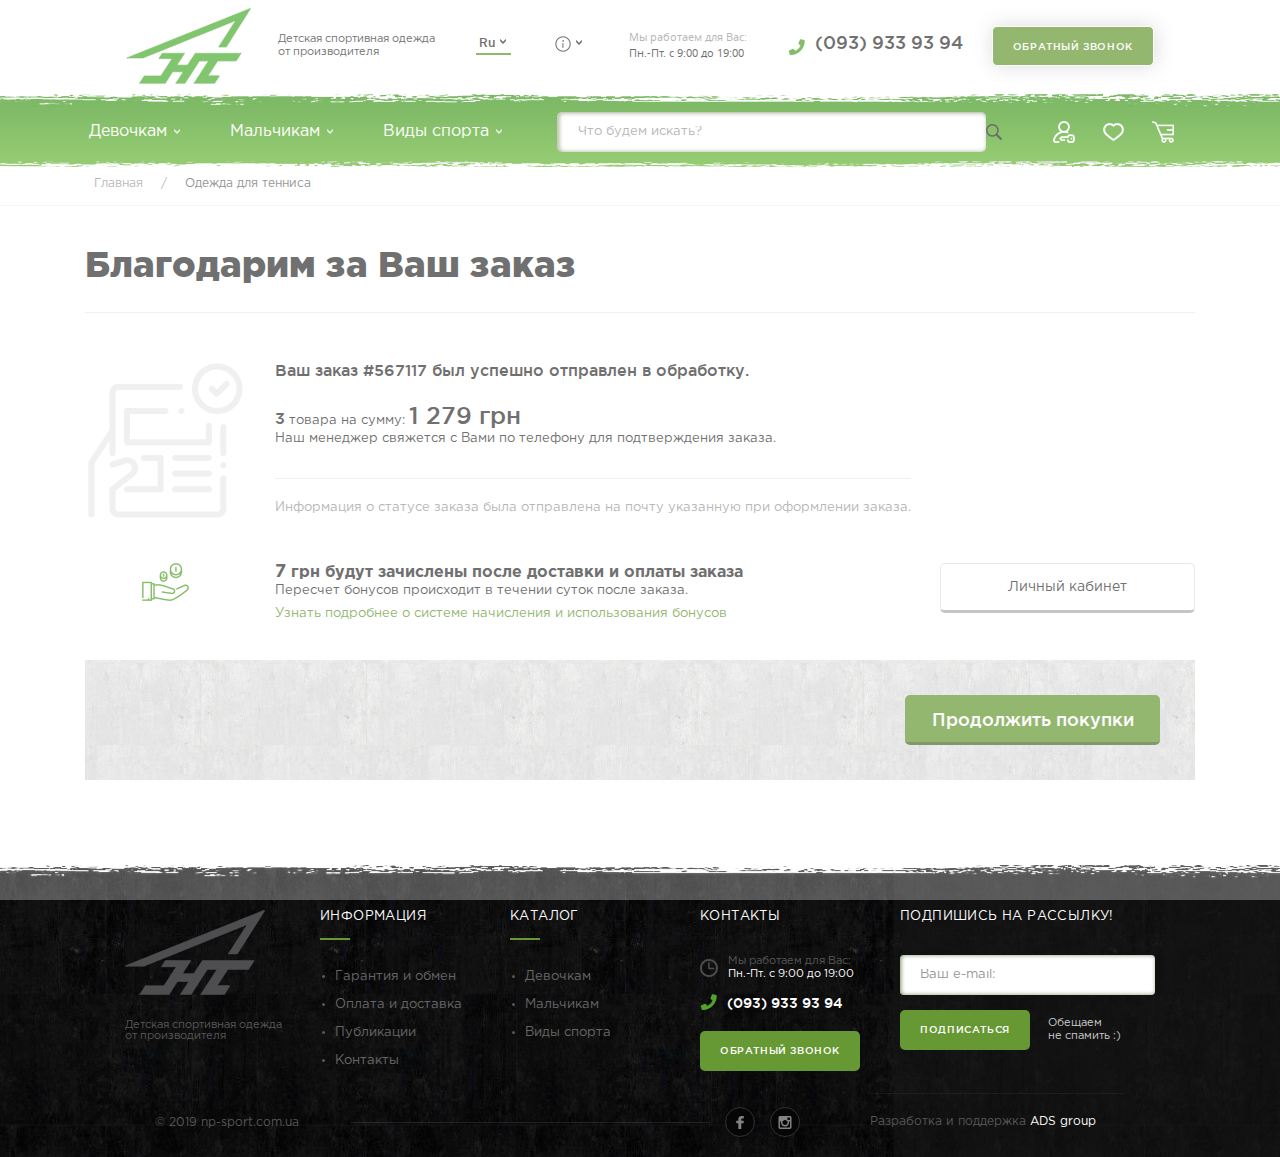
<file: thanks.html>
<!DOCTYPE html>
<head>
	<meta charset="utf-8">
	<title>NP sport - Детская спортивная одежда от производителя</title>
    
    <meta name="viewport" content="width=device-width, initial-scale=1.0" />
    <meta name="viewport" content="width=device-width, initial-scale=1.0, maximum-scale=1.0, user-scalable=no"> 

    <link rel="stylesheet" type="text/css" href="css/bootstrap.min.css">
    <link rel="stylesheet" type="text/css" href="css/swiper.min.css">
    <link rel="stylesheet" type="text/css" href="css/fonts.css" />
    <link rel="stylesheet" type="text/css" href="css/style.css" /> 
    
    <link rel="icon" href="img/favicon.png" type="image/x-icon">
	<link rel="shortcut icon" href="img/favicon.png" type="image/x-icon">
    
    <script type="text/javascript" src="js/jquery.js"></script>
    <script type="text/javascript" src="js/bootstrap.min.js"></script>
    <script type="text/javascript" src="js/swiper.min.js"></script>
  
</head>
	<body class="js-loading">
       <div id="loader">
            <div id="cube-loader">
                <div class='sk-double-bounce'>
                    <div class='sk-child sk-double-bounce-1'></div>
                    <div class='sk-child sk-double-bounce-2'></div>
                </div>
           </div>
        </div><!--/Loader-->
        
        <div id="main">
            <div id="wrapper">
                <header>
                    <div class="white-bg">
                        <div class="container">
                            <div class="top row">
                                <div class="logo"><a href="#"><img src="img/logo.png" alt="NP sport" /><span>Детская спортивная одежда <br/>от производителя</span></a></div>
                                <div class="language">
                                    <div class="select">
                                        <div class="select-block">
                                            <div class="select_header">
                                                <span>Ru</span>
                                                <div class="img-arrow"><img src="img/ico/arrow.png" alt=""/></div>
                                            </div>
                                            <ul class="select_body">
                                                <li>En</li>
                                                <li>Ru</li>
                                            </ul>
                                        </div><!--select-block-->
                                    </div>
                                </div>
                                <div class="info">
                                    <div class="select-block">
                                        <div class="select_header">
                                            <span><img src="img/ico/i.png" alt=""/></span>
                                            <div class="img-arrow"><img src="img/ico/arrow.png" alt=""/></div>
                                        </div>
                                        <ul class="select_body">
                                            <li>I1</li>
                                            <li>I2</li>
                                        </ul>
                                    </div><!--select-block-->
                                </div>
                                <div class="working-hours">
                                    <p class="tit">Мы работаем для Вас:</p>
                                    <p class="value">Пн.-Пт. с 9:00 до 19:00</p>
                                </div>
                                <div class="contacts">
                                    <a href="tel:(093) 933 93 94" class="phone"><img src="img/ico/phone.png" alt=""/>(093) 933 93 94</a>
                                    <div class="btn">Обратный звонок</div>
                                </div>
                            </div><!-- .row  -->
                        </div><!-- .container -->
                    </div>
                    
                    <div class="bottom green-bg">
                        
                        <div class="container">
                            <div class="row">
                                <div id="navigation">
                                    <div class="cd-nav-trigger">
                                        <div class="hamburger-menu">
                                            <div class="bar"></div>
                                            <div class="bar"></div>
                                            <div class="bar"></div>
                                        </div>
                                    </div>
                                    <ul class="navigation-menu">
                                        <li class="has-submenu">
                                            <a href="#">Девочкам <img src="img/ico/arrow.png" alt=""/></a>
                                            <ul class="submenu">
                                                <li class="tit">Одежда для мальчиков</li>
                                                <li><a href="#">Футболки / майки / поло</a></li>
                                                <li><a href="#">Толстовки / Свитера / Флис</a></li>
                                                <li><a href="#">Шорты</a></li>
                                                <li><a href="#">Ветровки</a></li>
                                                <li><a href="#">Брюки спортивные</a></li>
                                                <li><a href="#">Куртки</a></li>
                                                <li><a href="#">Костюмы спортивные</a></li>
                                                <li><a href="#">Пуховики</a></li>
                                                <li><a href="#">Комбинезоны</a></li>
                                                <li><a href="#">Жилетки</a></li>
                                                <li><a href="#">Рубашки / гольфы</a></li>
                                                <li><a href="#">Термобелье</a></li>
                                            </ul>
                                        </li>
                                        <li class="has-submenu">
                                            <a href="#">Мальчикам <img src="img/ico/arrow.png" alt=""/></a>
                                            <ul class="submenu">
                                                <li class="tit">Одежда для мальчиков</li>
                                                <li><a href="#">Футболки / майки / поло</a></li>
                                                <li><a href="#">Толстовки / Свитера / Флис</a></li>
                                                <li><a href="#">Шорты</a></li>
                                                <li><a href="#">Ветровки</a></li>
                                                <li><a href="#">Брюки спортивные</a></li>
                                                <li><a href="#">Куртки</a></li>
                                                <li><a href="#">Костюмы спортивные</a></li>
                                                <li><a href="#">Пуховики</a></li>
                                                <li><a href="#">Комбинезоны</a></li>
                                                <li><a href="#">Жилетки</a></li>
                                                <li><a href="#">Рубашки / гольфы</a></li>
                                                <li><a href="#">Термобелье</a></li>
                                            </ul>
                                        </li>
                                        <li class="has-submenu">
                                            <a href="#">Виды спорта <img src="img/ico/arrow.png" alt=""/></a>
                                            <ul class="submenu">
                                                <li class="tit">Одежда для мальчиков</li>
                                                <li><a href="#">Футболки / майки / поло</a></li>
                                                <li><a href="#">Толстовки / Свитера / Флис</a></li>
                                                <li><a href="#">Шорты</a></li>
                                                <li><a href="#">Ветровки</a></li>
                                                <li><a href="#">Брюки спортивные</a></li>
                                                <li><a href="#">Куртки</a></li>
                                                <li><a href="#">Костюмы спортивные</a></li>
                                                <li><a href="#">Пуховики</a></li>
                                                <li><a href="#">Комбинезоны</a></li>
                                                <li><a href="#">Жилетки</a></li>
                                                <li><a href="#">Рубашки / гольфы</a></li>
                                                <li><a href="#">Термобелье</a></li>
                                            </ul>
                                        </li>
                                        <li class="c-nav">
                                            <div class="contacts">
                                                <div class="btn">Обратный звонок</div>
                                             </div>
                                        </li>
                                    </ul>
                                    
                                </div><!-- End navigation menu -->
                                
                                <div class="search">
                                    <form class="">
                                        <input type="text" placeholder="Что будем искать?" class="form-control">
                                        <img src="img/ico/search.png" alt=""/>
                                    </form>
                                </div>
                                
                                <div class="ico-block">
                                    <a href="#" class="login"><img src="img/ico/login.png" alt=""/></a>
                                    <a href="#" class="like"><img src="img/ico/like.png" alt=""/></a>
                                    <a href="#" class="cart"><img src="img/ico/cart.png" alt=""/></a>
                                </div>
                            </div><!-- .row  -->
                        </div><!-- .container -->
                    </div>
                </header>
                
                
                <section id="bread-crumbs" class="white-bg">
                    <div class="container">
                    	<ul>
                            <li><a href="#">Главная</a></li>
                            <li><span>/</span></li>
                            <li>Одежда для тенниса</li>
                        </ul>
                    </div><!-- .container -->
                </section>
                
                <section id="bread-crumbs2" class="white-bg">
                    <div class="container">
                        <div class="tit"><h1>Благодарим за Ваш заказ</h1></div>
                    </div><!-- .container -->
                </section>
                
                <section id="thanks-order" class="white-bg">
                    <div class="container">
                    	<div class="row border-top top">
                            <div class="img"><img src="img/ico/check-mark.png" alt=""/></div>
                            <div class="item fadeEl fadeEl-right start-anim">
                                <div class="tit">Ваш заказ #567117 был успешно отправлен в обработку.</div>
                                <div class="txt">
                                    <p><span class="gotham_medium">3</span> товара на сумму: <span class="gotham_medium sum">1 279 грн</span></p>
                                    <p>Наш менеджер свяжется с Вами по телефону для подтверждения заказа.</p>
                                    <div class="bottom"><p>Информация о статусе заказа была отправлена на почту указанную при оформлении заказа.</p></div>
                                </div>
                            </div><!--item-->
                        </div><!-- row -->
                        <div class="row bonus-block">
                            <div class="img"><img src="img/ico/hand.png" alt=""/></div>
                            <div class="item">
                                <div class="txt">
                                    <p class="gotham_bold"><span class="sum">7</span> грн будут зачислены после доставки и оплаты заказа</p>
                                    <p class="small">Пересчет бонусов происходит в течении суток после заказа.</p>
                                    <a href="#" class="more">Узнать подробнее о системе начисления и использования бонусов</a>
                                </div>
                                <a href="#" class="btn-white">Личный кабинет</a>
                            </div><!--item-->
                        </div><!-- row -->
                        <div class="btn-block"><a href="#" class="btn-green">Продолжить покупки</a></div>
                    </div><!-- .container -->
                </section>
            </div><!-- End #wrapper --> 
    
            <footer>
                <div class="container">
                    <div class="row top-row">
                        <div class="l-block">
                            <div class="logo">
                            	<a href="#">
                                	<img src="img/logo-footer.png" alt="NP sport"><span>Детская спортивная одежда <br>от производителя</span>
                                </a>
                            </div><!--logo-->
                            
                            <div class="lr-block">
                                <div class="ul-block">
                                    <ul>
                                        <li class="tit">Информация</li>
                                        <li><a href="#">Гарантия  и обмен</a></li>     
                                        <li><a href="#">Оплата и доставка</a></li>   
                                        <li><a href="#">Публикации</a></li>   
                                        <li><a href="#">Контакты</a></li>   
                                    </ul>
                                </div>
                                <div class="ul-block">
                                    <ul>
                                        <li class="tit">Каталог</li>
                                        <li><a href="#">Девочкам</a></li>     
                                        <li><a href="#">Мальчикам</a></li>   
                                        <li><a href="#">Виды спорта</a></li>      
                                    </ul>
                                </div>
                                <div class="contacts">
                                	<div class="tit">Контакты</div>
                                    <div class="working-hours">
                                        <div class="img"><img src="img/ico/clock.png" alt=""/></div>
                                        <div>
                                        <p class="tit">Мы работаем для Вас:</p>
                                        <p class="value">Пн.-Пт. с 9:00 до 19:00</p>
                                        </div>
                                    </div>
                                    <a href="tel:(093) 933 93 94" class="phone"><img src="img/ico/phone.png" alt="">(093) 933 93 94</a>
                                    <div id="back-call" class="btn">Обратный звонок</div>
                                </div>
                            </div>
                        </div><!-- .l-block -->
                        
                        <div class="r-block">
                            <div class="tit">Подпишись на рассылку!</div>
                            <form>
                                <input class="form-control" placeholder="Ваш e-mail:" type="email">
                                <div class="flex">
                                    <button class="btn">Подписаться</button>
                                    <p>Обещаем<br/> не спамить :)</p>
                                </div>
                            </form>
                        </div><!-- .r-block -->
                    </div><!-- row -->
                    
                    <div class="row bottom-row">
                        <div class="l-block">
                            <div class="copyright">© 2019 np-sport.com.ua</div>
                            <div class="social-networks">
                                <a href="#" class="ico fb">
                                    <svg width="11px" height="19px" viewBox="0 0 11 19" version="1.1">
                                        <g stroke="none" stroke-width="1" fill="none" fill-rule="evenodd">
                                            <g transform="translate(-1558.000000, -450.000000)" fill="rgba(255,255,255,0.5);">
                                                <g transform="translate(1552.000000, 256.000000)">
                                                    <path d="M16.5857723,194.003953 L13.9473725,194 C10.9832208,194 9.06765572,195.835305 9.06765572,198.675926 L9.06765572,200.83184 L6.41486271,200.83184 C6.18562989,200.83184 6,201.005389 6,201.219458 L6,204.343133 C6,204.557203 6.18584156,204.730554 6.41486271,204.730554 L9.06765572,204.730554 L9.06765572,212.61258 C9.06765572,212.826649 9.25328561,213 9.48251842,213 L12.9436587,213 C13.1728915,213 13.3585214,212.826452 13.3585214,212.61258 L13.3585214,204.730554 L16.4602552,204.730554 C16.689488,204.730554 16.8751179,204.557203 16.8751179,204.343133 L16.8763878,201.219458 C16.8763878,201.116673 16.8325733,201.018237 16.7548923,200.945497 C16.6774231,200.872757 16.5715908,200.83184 16.4613135,200.83184 L13.3585214,200.83184 L13.3585214,199.004245 C13.3585214,198.125828 13.5826743,197.6799 14.8082126,197.6799 L16.585349,197.679307 C16.8143701,197.679307 17,197.505758 17,197.291886 L17,194.391374 C17,194.177699 16.8145818,194.004349 16.5857723,194.003953" id="fb"/>
                                                </g>
                                            </g>
                                        </g>
                                    </svg>
                                </a>
                                <a href="#" class="ico insta">
                                    <svg width="16px" height="16px" viewBox="0 0 16 16" version="1.1">
										<g stroke="none" stroke-width="1" fill="none" fill-rule="evenodd">
											<g transform="translate(-1555.000000, -404.000000)" fill="rgba(255,255,255,0.5);">
												<g transform="translate(1552.000000, 256.000000)">
													<path d="M17.1877802,152.218618 C17.1877802,152.420016 17.1183489,152.590182 16.9792308,152.729044 C16.8404046,152.868015 16.6703106,152.93741 16.4688394,152.93741 L14.6564006,152.93741 C14.4551118,152.93741 14.2847989,152.867979 14.1459727,152.729044 C14.0070736,152.590182 13.9377152,152.420016 13.9377152,152.218618 L13.9377152,150.500027 C13.9377152,150.305562 14.0070736,150.137184 14.1459727,149.994783 C14.2848354,149.852455 14.4551483,149.781199 14.6564006,149.781199 L16.4688394,149.781199 C16.6703106,149.781199 16.8404046,149.852418 16.9792308,149.994783 C17.1183124,150.137184 17.1877802,150.305562 17.1877802,150.500027 L17.1877802,152.218618 Z M17.1877802,161.520952 C17.1877802,161.70137 17.1250986,161.852345 17.0001733,161.97395 C16.8749561,162.095445 16.7258776,162.156229 16.5520986,162.156229 L5.41681603,162.156229 C5.23628727,162.156229 5.08512909,162.095445 4.96370635,161.97395 C4.84210118,161.8526 4.78135333,161.70137 4.78135333,161.520952 L4.78135333,154.77071 L6.25006499,154.77071 C6.11123881,155.208275 6.04180748,155.663207 6.04180748,156.135323 C6.04180748,157.46896 6.52786329,158.605907 7.50008437,159.547075 C8.47241491,160.487878 9.64253171,160.958498 11.0105807,160.958498 C11.9133705,160.958498 12.7466194,160.743127 13.5108019,160.312604 C14.2746925,159.881825 14.878486,159.296897 15.3232406,158.557236 C15.7677398,157.817611 15.9899711,157.010271 15.9899711,156.135359 C15.9899711,155.663243 15.9202844,155.208421 15.7814582,154.770746 L17.1878532,154.77071 L17.1878532,161.520988 L17.1877802,161.520988 L17.1877802,161.520952 Z M8.74499583,153.765547 C9.37341688,153.157998 10.1286605,152.854078 11.0106172,152.854078 C11.8993966,152.854078 12.6580334,153.157998 13.2866004,153.765547 C13.9151674,154.373205 14.2292684,155.107649 14.2292684,155.968732 C14.2292684,156.829706 13.9151674,157.564186 13.2866004,158.171662 C12.6580334,158.779466 11.899652,159.08335 11.0106172,159.08335 C10.128697,159.08335 9.37352634,158.779211 8.74499583,158.171662 C8.11642883,157.564113 7.80218181,156.829706 7.80218181,155.968732 C7.80218181,155.107649 8.11642883,154.373242 8.74499583,153.765547 L8.74499583,153.765547 Z M18.396024,148.604265 C17.9932274,148.201361 17.5105283,148 16.9481819,148 L5.05218296,148 C4.48965417,148 4.00710093,148.201434 3.60419489,148.604265 C3.20136181,149.006987 3,149.489611 3,150.052028 L3,161.947863 C3,162.510207 3.20132532,162.99294 3.60419489,163.395698 C4.00710093,163.798493 4.48976362,164 5.05218296,164 L16.948036,164 C17.5102729,164 17.993118,163.798493 18.3958781,163.395698 C18.7988206,162.99294 19,162.510207 19,161.947863 L19,150.052028 C18.9999635,149.489501 18.7988206,149.007133 18.396024,148.604265 L18.396024,148.604265 Z" id="in"/>
												</g>
											</g>
										</g>
									</svg>
                                </a>
                            </div><!--social-networks-->
                        </div><!-- .l-block -->
                        
                        <div class="r-block">
                        	<p>Разработка и поддержка <a href="#">ADS group</a></p>
                        </div>
                    </div><!-- row -->
                </div><!--container-->
            </footer>
        </div><!--/Main-->
       
	   <script type="text/javascript" src="js/main.js"></script>  
	</body>
</html>
</file>
<file: css/fonts.css>
@font-face {
    font-family: "GothamPro";
    src: url("../fonts/GothamPro/GothamProRegular.eot");
    src: url("../fonts/GothamPro/GothamProRegular.eot?#iefix")format("embedded-opentype"),
    url("../fonts/GothamPro/GothamProRegular.woff") format("woff"),
    url("../fonts/GothamPro/GothamProRegular.ttf") format("truetype");
    font-style: normal;
    font-weight: normal;
}
@font-face {
    font-family: "GothamProMedium";
    src: url("../fonts/GothamPro/GothamProMedium.eot");
    src: url("../fonts/GothamPro/GothamProMedium.eot?#iefix")format("embedded-opentype"),
    url("../fonts/GothamPro/GothamProMedium.woff") format("woff"),
    url("../fonts/GothamPro/GothamProMedium.ttf") format("truetype");
    font-style: normal;
    font-weight: normal;
}
@font-face {
    font-family: "GothamProBold";
    src: url("../fonts/GothamPro/GothamProBold.eot");
    src: url("../fonts/GothamPro/GothamProBold.eot?#iefix")format("embedded-opentype"),
    url("../fonts/GothamPro/GothamProBold.woff") format("woff"),
    url("../fonts/GothamPro/GothamProBold.ttf") format("truetype");
    font-style: normal;
    font-weight: normal;
}
@font-face {
    font-family: "GothamProBlack";
    src: url("../fonts/GothamPro/GothamProBlack.eot");
    src: url("../fonts/GothamPro/GothamProBlack.eot?#iefix")format("embedded-opentype"),
    url("../fonts/GothamPro/GothamProBlack.woff") format("woff"),
    url("../fonts/GothamPro/GothamProBlack.ttf") format("truetype");
    font-style: normal;
    font-weight: normal;
}
@font-face {
    font-family: 'open_sans';
    src: url('../fonts/Opensans/opensans-regular-webfont.eot');
    src: url('../fonts/Opensans/opensans-regular-webfont.eot?#iefix') format('embedded-opentype'),
         url('../fonts/Opensans/opensans-regular-webfont.woff2') format('woff2'),
         url('../fonts/Opensans/opensans-regular-webfont.woff') format('woff'),
         url('../fonts/Opensans/opensans-regular-webfont.ttf') format('truetype');
    font-weight: normal;
    font-style: normal;

}
</file>
<file: css/style.css>
@charset "UTF-8";
@charset 'iso-8859-15';
article,
aside,
details,
figcaption,
figure,
footer,
header,
hgroup,
main,
nav,
section,
summary {
    display: block;
}

audio,
canvas,
video {
    display: inline-block;
    max-width: 100%;
}

audio:not([controls]) {
    display: none;
    height: 0;
}

[hidden] {
    display: none;
}

abbr[title] {
    border-bottom: 1px dotted;
}

input[type="checkbox"],
input[type="radio"] {
    box-sizing: border-box;
    padding: 0;
}

input[type="search"] {
    -webkit-appearance: textfield;
    -moz-box-sizing: content-box;
    -webkit-box-sizing: content-box;
    box-sizing: content-box;
}

input[type="search"]::-webkit-search-cancel-button,
input[type="search"]::-webkit-search-decoration {
    -webkit-appearance: none;
}

button::-moz-focus-inner,
input::-moz-focus-inner {
    border: 0;
    padding: 0;
}

textarea {
    overflow: auto;
    vertical-align: top;
}

* {
    -moz-box-sizing: border-box !important;
    -webkit-box-sizing: border-box !important;
    box-sizing: border-box;
    margin: 0;
    padding: 0;
    outline: none !important;
}

.clear:after {
    content: '';
    clear: both;
    display: block;
}

input[type="text"]:focus {
    outline: none;
}

select:focus,
input:focus,
button:focus,
textarea:focus {
    outline: none;
}

html {
    background: #fff;
    -ms-text-size-adjust: 100%;
    -webkit-text-size-adjust: 100%;
    height: 100%;
}

body {
    line-height: 100%;
    height: 100%;
    overflow-x: hidden;
    font-family: "GothamPro";
    color: #333333;
    font-size: 13px;
    font-weight: 100;
}

a {
    line-height: 100%;
    color: #669933;
}

a:hover {
    text-decoration: none;
}

a:active,
a:hover,
a:focus {
    outline: 0;
}
label{
	margin-bottom:0;
}
span {
    line-height: 100%;
}

.gotham_bold {
    font-family: "GothamProBold";
}

.gotham_black {
    font-family: "GothamProBlack";
}

.gotham_medium {
    font-family: "GothamProMedium";
}

li {
    line-height: 100%;
}

h1,
h2,
h3,
h4,
h5,
h6 {
    font-weight: 100;
    line-height: 100%;
    margin: 0;
    font-family: "GothamProMedium";
}

h1 {
    font-size: 36px;
    font-family: "GothamProBlack";
}

h2 {
    font-size: 30px;
}

h3 {
    font-size: 24px;
}

h4 {
    font-size: 18px;
}

h5 {
    font-size: 16px;
}

h6 {
    font-size: 14px;
}

ul {
    padding: 0;
    margin: 0;
}

p {
    line-height: 18px;
    margin-bottom: 0;
}

table {
    border-collapse: collapse;
    border-spacing: 0;
    border: 0;
    border-radius: 6px;
}

th,
td {
    border: 0;
    text-align: left;
    padding: 20px 25px;
    font-weight: 100;
    font-family: "GothamPro";
    color: #333333;
    font-size: 13px;
}

th:last-child,
td:last-child {
    border-right: 0;
}

th:first-child,
td:first-child {}

a,
button {
    -webkit-transition: all 0.2s ease-out;
    -moz-transition: all 0.2s ease-out;
    -o-transition: all 0.2s ease-out;
    transition: all 0.2s ease-out;
}

.transform {
    position: absolute;
    top: 50%;
    left: 50%;
    -moz-transform: translate(-50%, -50%);
    -ms-transform: translate(-50%, -50%);
    -webkit-transform: translate(-50%, -50%);
    -o-transform: translate(-50%, -50%);
    transform: translate(-50%, -50%);
}

.transform-top {
    position: absolute;
    top: 50%;
    left: 0;
    -moz-transform: translate(0, -50%);
    -ms-transform: translate(0, -50%);
    -webkit-transform: translate(0, -50%);
    -o-transform: translate(0, -50%);
    transform: translate(0, -50%);
}

.transform-left {
    position: absolute;
    top: 0;
    left: 50%;
    -moz-transform: translate(-50%, 0);
    -ms-transform: translate(-50%, 0);
    -webkit-transform: translate(-50%, 0);
    -o-transform: translate(-50%, 0);
    transform: translate(-50%, 0);
}

.flex {
    display: -webkit-flex;
    display: flex;
    -webkit-flex-direction: row;
    flex-direction: row;
    -webkit-justify-content: space-between;
    justify-content: space-between;
    align-items: center;
    -webkit-align-items: center;
    -webkit-flex-wrap: wrap;
    flex-wrap: wrap;
}

.row {
    display: -ms-flexbox;
    display: flex;
    -ms-flex-wrap: wrap;
    flex-wrap: wrap;
    margin: 0 auto;
}

.img {
    line-height: 0;
}

.container {
    width: 1110px;
    margin: 0 auto;
    padding: 0;
    max-width: inherit;
}

#wrapper {}

a.btn,
.btn {
    height: 40px;
    line-height: 40px;
    display: inline-block;
    padding: 0 20px;
    text-align: center;
    background: #669933;
    border: 0;
    color: #fff;
    font-size: 10px;
    font-family: "GothamProMedium";
    text-transform: uppercase;
    letter-spacing: 0.6px;
    border-radius: 5px;
    cursor: pointer;
}

a.btn:hover,
.btn:hover {
    background: #6ca336;
}

.fadeEl {
    opacity: 0;
    -webkit-transform: translateY(30%);
    -moz-transform: translateY(30%);
    -ms-transform: translateY(30%);
    -o-transform: translateY(30%);
    transform: translateY(30%);
    -webkit-transition: opacity 0.8s ease, -webkit-transform 0.8s ease-in-out;
    -moz-transition: opacity 0.8s ease, -moz-transform 0.8s ease-in-out;
    transition: opacity 0.8s ease, transform 0.8s ease-in-out;
}

.fadeEl.anim {
    opacity: 1 !important;
    -webkit-transform: translateY(0);
    -moz-transform: translateY(0);
    -ms-transform: translateY(0);
    -o-transform: translateY(0);
    transform: translateY(0);
}

.fadeEl.fadeEl-left {
    -webkit-transform: translate(-100%, 0);
    -moz-transform: translate(-100%, 0);
    -ms-transform: translate(-100%, 0);
    -o-transform: translate(-100%, 0);
    transform: translate(-100%, 0);
}

.fadeEl.fadeEl-left.anim {
    -webkit-transform: translateY(0);
    -moz-transform: translateY(0);
    -ms-transform: translateY(0);
    -o-transform: translateY(0);
    transform: translateY(0);
}

.fadeEl.fadeEl-right {
    -webkit-transform: translate(100%, 0);
    -moz-transform: translate(100%, 0);
    -ms-transform: translate(100%, 0);
    -o-transform: translate(100%, 0);
    transform: translate(100%, 0);
}

.fadeEl.fadeEl-right.anim {
    -webkit-transform: translateY(0);
    -moz-transform: translateY(0);
    -ms-transform: translateY(0);
    -o-transform: translateY(0);
    transform: translateY(0);
}

.js-loading *,
.js-loading *:before,
.js-loading *:after {
    animation-play-state: paused !important;
}

.form-control {}

.form-control option {}

.green-bg {
    background: url(../img/green-bg.png) no-repeat center top;
    /* background-size: cover; */
}

@-webkit-keyframes swing {
    15% {
        -webkit-transform: translateX(9px);
        transform: translateX(9px);
    }
    30% {
        -webkit-transform: translateX(-9px);
        transform: translateX(-9px);
    }
    40% {
        -webkit-transform: translateX(6px);
        transform: translateX(6px);
    }
    50% {
        -webkit-transform: translateX(-6px);
        transform: translateX(-6px);
    }
    65% {
        -webkit-transform: translateX(3px);
        transform: translateX(3px);
    }
    100% {
        -webkit-transform: translateX(0);
        transform: translateX(0);
    }
}

@keyframes swing {
    15% {
        -webkit-transform: translateX(9px);
        transform: translateX(9px);
    }
    30% {
        -webkit-transform: translateX(-9px);
        transform: translateX(-9px);
    }
    40% {
        -webkit-transform: translateX(6px);
        transform: translateX(6px);
    }
    50% {
        -webkit-transform: translateX(-6px);
        transform: translateX(-6px);
    }
    65% {
        -webkit-transform: translateX(3px);
        transform: translateX(3px);
    }
    100% {
        -webkit-transform: translateX(0);
        transform: translateX(0);
    }
}

.swing:hover {
    -webkit-animation: swing 0.6s ease;
    animation: swing 0.6s ease;
    -webkit-animation-iteration-count: 1;
    animation-iteration-count: 1;
}

#main {
    background: url(../img/main-bg.jpg) no-repeat fixed;
    background-size: cover;
}

.white-bg {
    background: #fff;
}

.container-1700 {
    width: 1700px;
    margin: 0 auto;
}

.container-1400 {
    width: 1400px;
    margin: 0 auto;
}


/*================*/


/*====loader======*/


/*================*/

#loader {
    background: #fff;
    overflow: hidden;
    position: fixed;
    left: 0;
    top: 0;
    right: 0;
    bottom: 0;
    z-index: 100000;
}

#cube-loader {
    align-items: center;
    display: flex;
    height: 100%;
    width: 100%;
    position: fixed;
}

.sk-double-bounce {
    width: 4em;
    height: 4em;
    position: relative;
    margin: auto;
}

.sk-double-bounce .sk-child {
    width: 100%;
    height: 100%;
    border-radius: 50%;
    background-color: #669933;
    opacity: 0.6;
    position: absolute;
    top: 0;
    left: 0;
    -webkit-animation: sk-double-bounce 2.0s infinite ease-in-out;
    animation: sk-double-bounce 2.0s infinite ease-in-out;
}

.sk-double-bounce .sk-double-bounce-2 {
    -webkit-animation-delay: -1.0s;
    animation-delay: -1.0s;
}

@-webkit-keyframes sk-double-bounce {
    0%,
    100% {
        -webkit-transform: scale(0);
        transform: scale(0);
    }
    50% {
        -webkit-transform: scale(1);
        transform: scale(1);
    }
}

@keyframes sk-double-bounce {
    0%,
    100% {
        -webkit-transform: scale(0);
        transform: scale(0);
    }
    50% {
        -webkit-transform: scale(1);
        transform: scale(1);
    }
}


/*End Loader*/


/* ==============
  Menu
===================*/

.navigation-menu {
    list-style: none;
    margin: 0;
    padding: 0;
    height: 100%;
    display: flex;
    align-items: center;
}

.navigation-menu > li {
    display: inline-block;
    position: relative;
    margin-right: 50px;
    height: 100%;
    display: flex;
    z-index: 1;
}

.navigation-menu > li > a {
    font-size: 16px;
    color: #ffffff;
    text-decoration: none;
    display: flex;
    align-items: center;
    position: relative;
    z-index: 1100;
}

.navigation-menu > li > a img {
    margin-left: 7px;
}

.navigation-menu > li > a:hover {}

.navigation-menu > li > a:focus {}

.navigation-menu > li > a:active {}

.navigation-menu > li.has-submenu:hover > .submenu {
    visibility: visible;
    opacity: 1;
    margin-top: -39px;
}

.navigation-menu > li.has-submenu:hover > .submenu > li.has-submenu:hover > .submenu {
    visibility: visible;
    opacity: 1;
    margin-top: -1px;
    margin-right: 0;
}

@media (min-width: 992px) {
    .navigation-menu > li .submenu {
        position: absolute;
        top: 100%;
        left: 0;
        z-index: 1000;
        list-style: none;
        min-width: 560px;
        text-align: left;
        visibility: hidden;
        opacity: 0;
        -webkit-transition: all .2s ease;
        transition: all .2s ease;
        padding: 35px 0 45px;
        display: flex;
        flex-wrap: wrap;
        border-top: 31px solid rgba(0, 0, 0, 0);
        padding-top: 42px;
    }
    .navigation-menu > li .submenu:before {
        content: '';
        display: block;
        position: absolute;
        top: 0;
        left: 0;
        width: 100%;
        height: 100%;
        background: url(../img/menu-bg.png) no-repeat;
        background-size: contain;
    }
    .navigation-menu > li .submenu.megamenu > li {
        overflow: hidden;
        width: 200px;
        display: inline-block;
        vertical-align: top;
    }
    .navigation-menu > li .submenu > li .submenu {
        left: 100%;
        top: 0;
        margin-top: 10px;
    }
    .navigation-menu > li .submenu li {
        position: relative;
        width: 50%;
        padding-left: 9px;
        margin-bottom: 10px;
    }
    .navigation-menu > li .submenu li:nth-child(odd) a {
        padding-left: 0;
        padding-left: 20px;
        padding-right: 20px;
    }
    .navigation-menu > li .submenu li:nth-child(odd) a:hover {}
    .navigation-menu > li .submenu li.tit {
        font-size: 14px;
        color: #333333;
        font-family: "GothamProBold";
        text-transform: uppercase;
        width: 100%;
        padding-left: 53px;
        margin-bottom: 25px;
    }
    .navigation-menu > li .submenu li a {
        font-size: 13px;
        color: #505050;
        text-decoration: none;
        padding: 10px 0;
        display: block;
        text-shadow: 0px 1px 0px #fff;
        padding-left: 45px;
        padding-right: 40px;
    }
    .navigation-menu > li .submenu li a:hover {
        background: url(../img/menu-hover.png) no-repeat right;
        transition: none;
        background-position-x: -50px;
    }
    .navigation-menu > li .submenu li ul {
        list-style: none;
        padding-left: 0;
        margin: 0;
    }
    #navigation {
        display: block;
        height: 79px;
    }
}


/* ==============
  header
===================*/

header .top {
    padding: 8px 0;
    justify-content: space-between;
    align-items: center;
    padding-bottom: 28px;
}

header .logo a {
    display: flex;
    align-items: center;
    line-height: 0;
    text-decoration: none;
}

header .logo img {
    margin-right: 27px;
}

header .logo span {
    color: #333333;
    font-size: 11px;
    line-height: 13px;
}

header .language {}

header .language .form-control,
header .language option {
    font-size: 12px;
    color: #333333;
    font-family: "GothamProMedium";
}

header .language .select-block .select_header {
    border-bottom: 2px solid #669933;
    cursor: pointer;
}

select.form-control {}

.select {
    position: relative;
    display: flex;
    align-items: center;
}

.select:after {
    content: '';
    display: block;
    background: url(../img/ico/arrow.png) no-repeat center;
    filter: invert(100%);
    position: absolute;
    height: 5px;
    width: 8px;
    right: 5px;
    background-size: contain;
}

select.form-control {
    -webkit-appearance: none;
    -moz-appearance: none;
    appearance: none;
    border: 0;
    position: relative;
    padding: 6px 18px 6px 3px;
    cursor: pointer;
}

header .info {}

header .working-hours {
    font-size: 11px;
    font-family: 'open_sans';
    line-height: 11px;
}

header .working-hours .tit {
    color: #999999;
    font-family: 'open_sans';
}

header .working-hours .value {
    color: #333333;
    position: relative;
    top: -2px;
}

header .contacts {}

header .contacts .phone {
    font-size: 18px;
    text-decoration: none;
    color: #333333;
    font-family: "GothamProMedium";
    line-height: 25px;
}

header .contacts .phone:hover img {
    -webkit-animation: swing 0.6s ease;
    animation: swing 0.6s ease;
    -webkit-animation-iteration-count: 1;
    animation-iteration-count: 1;
}

header .contacts .phone img {
    margin-right: 10px;
    position: relative;
    top: 3px;
}

header .contacts .btn {
    border: 1px solid #ffffff;
    box-shadow: 1px 0px 20px rgba(0, 0, 0, 0.2);
    margin-left: 25px;
}

header .contacts .btn:hover {
    box-shadow: 1px 0px 20px rgba(0, 0, 0, 0.3);
}

header .bottom {
    position: relative;
    margin-top: -20px;
    z-index: 2;
    margin-bottom: -13px;
}

.navigation-menu > li > a:after {
    content: '';
    display: block;
    position: absolute;
    width: 100%;
    height: 32px;
    z-index: 1;
    /* background: url(../img/header-bottom.png) no-repeat bottom; */
    bottom: 0px;
    /* left: calc((100% - 1110px) / 4); */
    /* width: 100vw; */
}

header .bottom .row {
    align-items: center;
    justify-content: space-between;
    /* position: relative; */
    z-index: 1;
}

.search {
    width: 445px;
    height: 40px;
}

.search form {
    height: 100%;
    position: relative;
    display: flex;
    align-items: center;
}

.search input {
    background: #fff;
    padding-top: 40px;
    width: 100%;
    height: 100%;
    border: 0;
    padding: 0 24px;
    font-size: 13px;
    color: #999999;
    font-family: "GothamPro";
    box-shadow: inset 1px 0px 4px rgba(66, 100, 28, 0.7);
}

.search img:hover {
    cursor: pointer;
    opacity: 0.8
}

.search img {
}

header .bottom .ico-block {
    width: 185px;
    padding-left: 30px;
    display: flex;
    align-items: center;
    justify-content: center;
}

header .bottom .ico-block a {
    margin: 0 14px;
    position: relative;
    display: block;
}

header .bottom .ico-block a:hover {
    opacity: 0.6
}


/* #main_slider */

#main_slider {
    position: relative;
    z-index: 1;
    padding-bottom: 4px;
}

#main_slider .swiper-slide {}

#main_slider .swiper-slide:before {
    content: '';
    display: block;
    background: url(../img/slider/bg.png) no-repeat right;
    width: 100%;
    height: 100%;
    position: absolute;
    left: 0;
    top: 0;
    background-size: cover;
}

#main_slider .swiper-slide .container {
    height: 450px;
    display: flex;
    align-items: center;
}

#main_slider .img img {}

#main_slider .info {
    position: absolute;
    z-index: 2;
}

#main_slider .info h2 {
    font-size: 50px;
    color: #fff;
    font-family: "GothamProBlack";
    line-height: 57px;
}

#main_slider .info p {
    font-size: 33px;
    color: #fff;
    font-family: "GothamProBold";
    line-height: 37px;
}

#main_slider .info .more {
    display: inline-block;
    margin-top: 40px;
    padding: 0 20px;
    height: 40px;
    color: #fff;
    text-decoration: none;
    border: 1px solid #ffffff;
    line-height: 40px;
    font-size: 10px;
    color: #f3f3f3;
    text-transform: uppercase;
    font-family: "GothamProBold";
    letter-spacing: 0.6px;
    border-radius: 4px;
}

#main_slider .info .more:hover {
    background: #fff;
    color: #70a239
}

#main_slider .info {
    opacity: 0;
    -webkit-transform: translateY(30%);
    -moz-transform: translateY(30%);
    -ms-transform: translateY(30%);
    -o-transform: translateY(30%);
    transform: translateY(30%);
    -webkit-transition: opacity 0.8s ease, -webkit-transform 0.8s ease-in-out;
    -moz-transition: opacity 0.8s ease, -moz-transform 0.8s ease-in-out;
    transition: opacity 0.8s ease, transform 0.8s ease-in-out;
}

#main_slider .swiper-slide-active .info {
    opacity: 1 !important;
    -webkit-transform: translateY(0);
    -moz-transform: translateY(0);
    -ms-transform: translateY(0);
    -o-transform: translateY(0);
    transform: translateY(0);
}

#main_slider .swiper-pagination {
    bottom: 40px;
}

#main_slider .swiper-pagination-bullet {
    width: 8px;
    height: 8px;
    border: 1px solid #cacaca;
    background: #9ea2a3;
    opacity: 1;
    cursor: pointer;
    margin: 0 6px;
}

#main_slider .swiper-pagination-bullet-active,
#main_slider .swiper-pagination-bullet:hover {
    background: #e2e4e4;
}

#main_slider .swiper-button-prev {
    left: calc((100% - 1110px) / 4);
}

#main_slider .swiper-button-next {
    right: calc((100% - 1110px) / 4);
}

.swiper-button-prev,
.swiper-button-next {
    background: none;
    margin-top: 0;
    top: 50%;
    transform: translate(0, -50%);
}

#main_slider .arrow-slider {
    opacity: 0.1;
}

#main_slider .arrow-slider:hover {
    opacity: 1;
}


/* #main_categories */

#main_categories {
    padding-bottom: 65px;
    background: #fff;
    position: relative;
    z-index: 2;
}

#main_categories .row {
    position: relative;
}

#main_categories .item {
    margin-top: 50px;
    position: relative;
    overflow: hidden;
    display: flex;
    justify-content: center;
}

#main_categories .item:hover {
    box-shadow: 1px 0px 20px rgba(0, 0, 0, 0.2);
}

#main_categories .item .link {
    position: absolute;
    top: 0;
    left: 0;
    width: 100%;
    height: 100%;
}

#main_categories .item.football {
    background: #fff;
}

#main_categories .football {
    width: 830px;
    height: 930px;
}

#main_categories .football .img-block {
    position: absolute;
    top: 118px;
}

#main_categories .football .tit {
    position: absolute;
    bottom: 110px;
}

#main_categories .football .tit h2 {
    font-family: "GothamProBlack";
    font-size: 48px;
    text-transform: uppercase;
    letter-spacing: 0.6px;
    color: #000000;
}

#main_categories .tennis {
    width: 385px;
    height: 440px;
    margin: 50px;
}

#main_categories .tennis .img-block {
    position: absolute;
    top: 85px;
}

#main_categories .tennis .tit {
    position: absolute;
    bottom: 50px;
}

#main_categories .tennis .tit h2 {
    font-family: "GothamProBlack";
    font-size: 18px;
    text-transform: uppercase;
    letter-spacing: 0.4px;
    color: #000000;
}

#main_categories .badminton {
    width: 385px;
    height: 440px;
}

#main_categories .badminton .img-block {
    position: absolute;
    top: 10px;
}

#main_categories .badminton .tit {
    position: absolute;
    bottom: 50px;
}

#main_categories .badminton .tit h2 {
    font-family: "GothamProBlack";
    font-size: 18px;
    text-transform: uppercase;
    letter-spacing: 0.4px;
    color: #000000;
}

#main_categories .gymnastics {
    width: 820px;
    height: 440px;
    position: absolute;
    right: 0;
    bottom: 0;
    background: transparent;
}

#main_categories .gymnastics .img-block {
    position: absolute;
    top: 80px;
    left: 50px;
}

#main_categories .gymnastics .tit {
    position: absolute;
    bottom: 110px;
    right: 100px;
}

#main_categories .gymnastics .tit h2 {
    font-family: "GothamProBlack";
    font-size: 35px;
    text-transform: uppercase;
    letter-spacing: 0.6px;
    color: #000000;
}

#main_categories .item .bg-block {
    position: absolute;
    height: 100%;
    display: flex;
    align-items: flex-start;
    justify-content: center;
}

#main_categories .item .bg-block img {
    transition: .2s;
    display: block;
    transform: scale(1);
    left: 0;
    position: relative;
}

#main_categories .item:hover .bg-block img {
    transform: scale(1.2);
    transition: transform 3s cubic-bezier(0.23, 1, 0.32, 1);
}


/* #main_product */

#main_product {
    background: url(../img/main_product-bg.png) no-repeat top;
    margin-top: -15px;
    margin-bottom: -60px;
    position: relative;
    z-index: 2;
}

.product-filter-item {
    width: 1440px;
}

.product-filter-item .swiper-wrapper {
    /* padding: 0 20px; */
}

.product-filter-item .swiper-button-prev {
    left: -60px;
}

.product-filter-item .arrow-slider {}

.product-filter-item .arrow-slider path {
    fill: #2c2c2c;
}

.product-filter-item .arrow-slider:hover path {
    fill: #83ac55
}

.product-filter-item .swiper-button-next {
    right: -60px;
}

#product-filter ul {
    display: flex;
    list-style: none;
    justify-content: center;
    align-items: center;
    height: 77px;
}

#product-filter li {
    font-size: 18px;
    color: #fff;
    font-family: "GothamProMedium";
    text-transform: uppercase;
    letter-spacing: 0.4px;
    text-shadow: 1px 1px 0px rgba(0, 0, 0, 0.2);
    margin: 0 50px;
    cursor: pointer;
}

#product-filter li.active {
    font-family: "GothamProBold";
    color: #ffcc00;
    position: relative;
    top: 1px;
}

#product-filter li:hover {
    color: #ffcc00;
}

.product-filter-item.active {
    position: relative;
    margin: 0 auto;
}

.product-categories ul {
    height: 65px;
    list-style: none;
    display: flex;
    justify-content: center;
    align-items: center;
    position: relative;
    top: -8px;
}

.product-categories li {
    font-size: 13px;
    color: #454c3c;
    text-shadow: 1px 1px 0px #fff;
    margin: 0 23px;
    cursor: pointer;
}

.product-categories li.active {
    font-family: "GothamProBold";
}

.product-categories li:hover {
    color: #000;
}

.product-filter-item {
    visibility: hidden;
    opacity: 0;
    -webkit-transition: all 0.2s ease-out;
    -moz-transition: all 0.2s ease-out;
    -o-transition: all 0.2s ease-out;
    transition: all 0.2s ease-out;
    position: absolute;

}

.product-filter-item.active {

    visibility: visible;
    opacity: 1;
    position: relative;
    transition: opacity 2s ease-out;
}

.product-filter-item .swiper-slide {
    /* width:286px !important; */
    padding-bottom: 150px;
    padding-top: 30px;
}

.product-filter-item.active .swiper-slide {
    display: none;
}

.product-filter-item.active[data-filter="s-all"] .swiper-slide {
    display: block;
}

.product-filter-item.active .swiper-slide.active,
#s-all.product-filter-item .swiper-slide {
    display: block;
}


/* .сard_product */

.сard_product {
    background: #fff;
    width: 256px;
    box-shadow: 0px 0px 20px rgba(0, 0, 0, 0.2);
    position: relative;
}

.сard_product figure {
    position: relative;
    z-index: 1;
    background: #fff;
    margin-bottom: 0;
}

.сard_product .img-block {
    height: 280px;
    position: relative;
    display: flex;
    justify-content: center;
    align-items: center;
}

.сard_product .img-block:hover .zoom {
    display: block;
}

.сard_product .img-block .img-product {
    width: 100%;
    height: 100%;
    line-height: 0;
    display: flex;
    align-items: center;
    justify-content: center;
    max-height: 270px;
}

.сard_product .img-block .img-product a {}

.сard_product .img-block .img-product a:hover {
    opacity: 0.7
}

.сard_product .img-block .zoom {
    position: absolute;
    display: none;
    cursor: pointer;
}

.сard_product figcaption {
    padding: 0 15px 15px 20px;
}

.сard_product .row {
    justify-content: space-between;
}

.сard_product .color-block {}

.сard_product .color-block ul {
    list-style: none;
    display: flex;
}

.сard_product .color-block li.tit {
    font-size: 11px;
    margin: 0;
    line-height: 13px;
}

.сard_product .color-block span {
    width: 18px;
    height: 13px;
    display: block;
    background: #f1edfb;
    margin-left: 10px;
    border-radius: 3px;
    box-shadow: inset 1px 1px 1px rgba(146, 146, 146, 0.7);
    cursor: pointer;
    -webkit-transition: all 0.2s ease-out;
    -moz-transition: all 0.2s ease-out;
    -o-transition: all 0.2s ease-out;
    transition: all 0.2s ease-out;
}

.сard_product .color-block span.active {
    transform: scale(1.222);
    opacity: 1 !important;
}

.сard_product .color-block .color:hover {
    opacity: 0.5
}

.сard_product .color-block .active:before {
    content: '';
    display: block;
    width: calc(100% + 6px);
    height: calc(100% + 6px);
    position: absolute;
    border: 1px solid #b3ce96;
    border-radius: 4px;
    left: -3px;
    top: -3px;
}

.сard_product .color-block .color-1 {
    background: #f1edfb;
}

.сard_product .color-block .color-2 {
    background: #aad6fc;
}

.сard_product .color-block .color-3 {
    background: #ffa421;
}

.сard_product .color-block .color-4 {
    background: #1c1d33;
}

.сard_product .ico-block {
    display: flex;
    align-items: center;
}

.сard_product .like {
    background: url(../img/ico/like2.png) no-repeat;
    width: 19px;
    height: 16px;
    cursor: pointer;
    border: 0;
    background-size: contain;
    transition: none;
}

.сard_product .like:hover,
.сard_product .like.active {
    background: url(../img/ico/like-active.png) no-repeat;
    width: 19px;
    height: 16px;
    background-size: contain;
}

.сard_product .compare {
    width: 18px;
    height: 18px;
    margin-left: 15px;
    cursor: pointer;
    display: flex;
    align-items: center;
    justify-content: center;
}

.сard_product .compare .ico {
    background: url(../img/ico/law.png) no-repeat;
    width: 18px;
    height: 18px;
    position: relative;
    border: 0;
}

.сard_product .compare.active .ico,
.сard_product .compare:hover .ico {
    background: url(../img/ico/law2.png) no-repeat;
}

.сard_product .compare.active:before,
.сard_product .compare:hover:before {
    content: '';
    display: block;
    width: 27px;
    height: 27px;
    border-radius: 50%;
    background: #333333;
    position: absolute;
}

.сard_product .tit {
    display: block;
    margin-top: 20px;
    margin-bottom: 10px;
}

.сard_product .tit a {
    font-size: 13px;
    line-height: 17px;
    color: #333333;
    text-decoration: none;
    border-bottom: 1px solid #fff;
}

.сard_product .tit a:hover {
    border-bottom: 1px solid #dbe8cd;
    color: #70a239;
}

.сard_product .old-price {
    display: flex;
    align-items: center;
    margin-bottom: 5px;
}

.сard_product .old-price .price-sale {
    color: #333333;
    font-size: 10px;
    font-family: "GothamProMedium";
    padding: 2px 6px;
    background: #ffcc00;
    text-align: center;
    margin-left: 5px;
    border-radius: 20px;
    margin-right: 3px;
}

.сard_product .old-price .price {
    font-size: 12px;
    color: #999999;
}

.сard_product .new-price {
    font-size: 24px;
    line-height: 24px;
    font-family: "GothamProBold";
}

.сard_product .new-price span {
    font-family: "GothamPro";
    font-size: 14px;
}

.сard_product .buy-btn {
    width: 115px;
    height: 45px;
    font-family: "GothamPro";
    font-size: 13px;
    border-bottom: 3px solid #557433;
    background: #70a239 url(../img/ico/cart.png) no-repeat center;
    border-radius: 7px;
    line-height: 45px;
    background-position-x: 14px;
    padding-left: 42px;
    text-transform: inherit;
}

.сard_product .buy-btn.active,
.сard_product .buy-btn:hover {
    background: #ffcc00 url(../img/ico/cart2.png) no-repeat center;
    color: #333333;
    border-bottom: 3px solid #a1935a;
    line-height: 45px;
    background-position-x: 14px;
    padding-left: 42px;
    text-transform: inherit;
}

.сard_product .buy-btn span {
    text-shadow: 1px 2px 0px rgba(0, 0, 0, 0.2);
}

.сard_product .quick-order {
    position: absolute;
    bottom: 0px;
    background: url(../img/quick-order.jpg) no-repeat;
    background-size: cover;
    width: 100%;
    left: 0;
    padding: 20px;
    height: 120px;
    -webkit-transition: all 0.2s ease-out;
    -moz-transition: all 0.2s ease-out;
    -o-transition: all 0.2s ease-out;
    transition: all 0.2s ease-out;
}

.сard_product.quick .quick-order {
    bottom: -120px;
    transition: bottom 0.5s ease-out;
    box-shadow: 0px 0px 20px rgba(0, 0, 0, 0.2);
}

.сard_product .quick-order .tit {
    font-size: 11px;
    color: #666666;
    text-align: center;
    margin: 0;
    margin-bottom: 10px;
}

.сard_product .quick-order .chose {
    list-style: none;
    display: flex;
    margin-bottom: 12px;
    justify-content: center;
}

.сard_product .quick-order .chose li {
    margin: 0 5px;
}

.сard_product .quick-order .chose span {
    display: block;
    width: 30px;
    height: 16px;
    background: #fff;
    text-align: center;
    font-size: 11px;
    color: #333333;
    line-height: 18px;
    border-radius: 4px;
    box-shadow: inset 1px 1px 1px rgba(146, 146, 146, 0.7);
    cursor: pointer;
}

.сard_product .quick-order .chose span.active,
.сard_product .quick-order .chose span:hover {
    background: #70a239;
    color: #fff;
}

.сard_product .quick-order .btn {
    width: 100%;
    font-size: 13px;
    height: 28px;
    line-height: 26px;
    text-transform: inherit;
    color: #fff;
    text-shadow: 1px 1px 0px rgba(0, 0, 0, 0.2);
    border-bottom: 3px solid #b2b2b1;
}

.сard_product .quick-order .btn span {}

.сard_product {
    -webkit-transition: all 0.2s ease-out;
    -moz-transition: all 0.2s ease-out;
    -o-transition: all 0.2s ease-out;
    transition: all 0.2s ease-out;
}







.сard_product:hover {
    transform: scale(1.05);
    transition: transform 0.4s ease-out;
}


/*  #publications  */

#publications {
    padding-top: 65px;
    padding-bottom: 70px;
}

#publications .publications-header {
    display: flex;
    align-items: center;
    justify-content: center;
    position: relative;
}

#publications .publications-header .tit {
    font-family: "GothamProBold";
    font-size: 18px;
    letter-spacing: 0.2px;
    text-transform: uppercase;
}

#publications .publications-header .publications-all {
    position: absolute;
    right: 0;
    font-size: 12px;
    color: #333;
    text-decoration: none;
}

#publications .publications-row {
    margin-top: 40px;
    margin-bottom: 65px;
    display: flex;
    flex-wrap: wrap;
    border-bottom: 1px solid #e8e8e8;
    padding-bottom: 35px;
}

#publications .publications-row .item {
    width: calc(50% - 15px);
    margin-right: 30px;
    display: flex;
    align-items: center;
    margin-bottom: 30px;
    position: relative;
}

#publications .publications-row .item .link {
    position: absolute;
    top: 0;
    left: 0;
    width: 100%;
    height: 100%;
}

#publications .publications-row .item:hover .img {
    box-shadow: 0px 10px 10px rgba(0, 0, 0, 0.2);
}

#publications .publications-row .item:hover h3,
#publications .publications-row .item:hover .more span {
    color: #669933
}

#publications .publications-row .item:nth-child(even) {
    margin-right: 0;
}

#publications .publications-row .img {
    width: 255px;
    display: flex;
    align-items: center;
    justify-content: center;
    margin-right: 30px;
}

#publications .publications-row .date {
    font-size: 12px;
    color: #999999;
    margin-bottom: 15px;
}

#publications .publications-row .tit {
    margin-bottom: 10px;
}

#publications .publications-row h3 {
    font-family: "GothamProMedium";
    font-size: 14px;
}

#publications .publications-row p {
    font-size: 13px;
    color: #666666;
    line-height: 15px;
}

#publications .publications-row .more {
    margin-top: 15px;
    display: flex;
    align-items: center;
}

#publications .publications-row .more span {
    font-size: 12px;
    color: #333333;
    margin-right: 5px;
}

#txt-more h1 {
    margin-bottom: 40px;
}

.text-center {
    text-align: center;
}

#txt-more p {
    font-size: 13px;
    color: #666666;
    margin-bottom: 25px;
}

#txt-more .more-block {
    display: none;
}

#txt-more .more {
    display: flex;
    align-items: center;
}

#txt-more .more span {
    font-size: 12px;
    margin-right: 5px;
}

#publications .more span {
    border-bottom: 1px solid rgba(255, 255, 255, 0);
}

#publications .more:hover span,
#publications .more.active span {
    color: #669933;
    cursor: pointer;
    border-bottom: 1px solid #d9e5cc;
}

#publications .more .arrow {
    position: relative;
    right: 0;
    bottom: 0;
    -webkit-transition: all 0.2s ease-out;
    -moz-transition: all 0.2s ease-out;
    -o-transition: all 0.2s ease-out;
    transition: all 0.2s ease-out;
}

#publications .more:hover .arrow,
#publications .publications-row .item:hover .arrow {
    right: -2px;
    transition: right 0.2s ease-out;
}

#publications #txt-more .more:hover .arrow,
#publications .more.active .arrow {
    right: 0;
    transform: rotate(-180deg);
    transition: transform 0.2s ease-out;
}

#publications .more:hover .arrow path,
#publications .more.active .arrow path,
#publications .publications-row .item:hover .arrow path {
    fill: #669933;
}


/* FOOTER */

footer {
    background: url(../img/footer.png) no-repeat top;
    background-size: cover;
    position: relative;
    margin-top: -15px;
    padding-top: 45px;
    color: #585858;
    padding-bottom: 20px;
}

footer .container {}

footer .row {
    justify-content: space-between;
}

footer .row.top-row {
    margin-bottom: 25px;
}

footer .l-block {

    display: flex;
}

footer .bottom-row .l-block {
    align-items: center;
}

footer .logo {
    margin-right: 30px;
    width: 165px;
}

footer .logo a {
    display: flex;
    flex-direction: column;
    align-items: flex-start;
    text-decoration: none;
}

footer .logo img {
    margin-bottom: 25px;
}

footer .logo span {
    font-size: 11px;
    color: #585858;
}

footer .lr-block {
    display: flex;
}

footer .lr-block .ul-block {
    margin-right: 30px;
    width: 160px;
}

footer .lr-block ul {}

footer div.tit {
    font-size: 13px;
    color: #fff;
    text-transform: uppercase;
    letter-spacing: 0.4px;
    height: 45px
}

footer .lr-block li.tit {
    list-style: none;
    font-size: 13px;
    color: #fff;
    text-transform: uppercase;
    letter-spacing: 0.4px;
    height: 45px;
    position: relative;
    margin-left: 0;
}

footer .lr-block li.tit:after {
    content: '';
    display: block;
    width: 30px;
    height: 2px;
    background: #669933;
    position: absolute;
    margin-top: 15px;
}

footer .lr-block li {
    margin-left: 15px;
    margin-bottom: 15px;
}

footer .lr-block li a {
    font-size: 13px;
    color: #666666;
    text-decoration: none;
}

footer .lr-block li a:hover {
    color: #fff;
}

footer .contacts {}

footer .contacts .working-hours {
    display: flex;
    align-items: center;
}

footer .contacts .working-hours .img {
    margin-right: 10px;
}

footer .contacts .working-hours p {
    font-size: 11px;
    line-height: 13px;
}

footer .contacts .working-hours .value {
    color: #fff;
}

footer .contacts .phone {
    display: block;
    margin-top: 13px;
    display: flex;
    align-items: center;
    text-decoration: none;
    font-family: "GothamProMedium";
    font-size: 14px;
    color: #fff;
    margin-bottom: 20px;
}

footer .contacts .phone img {
    margin-right: 10px;
}

footer .contacts #back-call {}

footer .r-block {
    width: 255px;
}

footer form {}

footer form .form-control {
    width: 100% !important;
    height: 40px;
    border-radius: 4px;
    border: 0;
    padding: 0 20px;
    font-size: 13px;
    color: #999999;
    font-family: "GothamPro";
    box-shadow: inset 1px 0px 4px rgba(66, 100, 28, 0.7);
    margin-bottom: 15px;
}

footer form .flex {
    flex-direction: row;
    justify-content: flex-start;
}

footer form .btn {
    width: 130px;
    margin-right: 18px;
}

footer form .flex p {
    width: 75px;
    font-size: 11px;
    color: #cdcdcd;
    line-height: 13px;
}

footer .bottom-row {
    align-items: center;
}

footer .copyright {
    font-size: 12px;
    color: #585858;
    margin-right: 30px;
    width: 165px;
}

footer .social-networks {
    width: 450px;
    display: flex;
    align-items: center;
    justify-content: flex-end;
    position: relative;
}

footer .social-networks:before {
    content: '';
    display: block;
    height: 1px;
    width: calc(100% - 90px);
    background: rgba(255, 255, 255, 0.1);
    position: absolute;
    left: 0;
}

footer .social-networks .ico {
    display: flex;
    width: 30px;
    height: 30px;
    align-items: center;
    justify-content: center;
    background: #060606;
    border-radius: 50%;
    border: 1px solid #333333;
    margin-left: 15px;
}

footer .social-networks .ico svg {
    height: 13px;
    width: 14px;
}

footer .social-networks .ico svg g {
    fill: rgba(255, 255, 255, 0.5)
}

footer .social-networks .ico:hover svg g {
    fill: #fff
}

footer .bottom-row .r-block {
    position: relative
}

footer .bottom-row .r-block:before {
    content: '';
    display: block;
    height: 1px;
    width: 100%;
    background: rgba(255, 255, 255, 0.05);
    position: absolute;
    top: -20px;
}

footer .bottom-row .r-block p {
    font-size: 12px;
    color: #585858;
}

footer .bottom-row .r-block a {
    text-decoration: none;
    color: #fff;
}

#bread-crumbs {


    margin-top: 5px;
    padding: 15px 0;
    border-bottom: 1px solid #f1f1f1;
}

#bread-crumbs ul {






    list-style: none;


    display: flex;
    align-items: center;
}

#bread-crumbs li {
    margin: 0 9px;
    font-size: 12px;
    color: #666666;
}

#bread-crumbs a {
    font-size: 12px;
    color: #999999;
    text-decoration: none
}

#bread-crumbs span {
    font-size: 12px;
    color: #999999;
}

#bread-crumbs a:hover {
    color: #666666;
}

#bread-crumbs2 {
    padding-top: 40px;
    padding-bottom: 10px;
}

#bread-crumbs2 .row {
    align-items: center;
}

#bread-crumbs2 .back a {
    font-size: 13px;
    color: #333;
    text-decoration: none;
    margin-right: 45px;
}

#bread-crumbs2 .back svg {
    margin-right: 10px;
}

#bread-crumbs2 .back a:hover path {
    fill: #669933
}

#bread-crumbs2 .back a:hover {
    color: #669933
}

#catalog_categories {
    padding-top: 30px;
    padding-bottom: 20px;
}

#catalog_categories .row {
    justify-content: space-between;
}

#catalog_categories .item {
    margin: 0 0 30px;
    width: calc((100% / 4) - 30px);
    border: 1px solid #eeedce;
    padding-bottom: 45px;
    position: relative;
    -webkit-transition: all 0.2s ease-out;
    -moz-transition: all 0.2s ease-out;
    -o-transition: all 0.2s ease-out;
    transition: all 0.2s ease-out;
    text-align: center;
}

#catalog_categories .item:hover {
    box-shadow: 0px 10px 10px rgba(0, 0, 0, 0.2);
    border: 1px solid rgba(238, 237, 206, 0);
}

#catalog_categories .item .img {
    margin-top: 35px;
    width: 100%;
    text-align: center;
    margin-bottom: 30px;
}

#catalog_categories .item .img img {
    max-width: 100%;
}

#catalog_categories .item h3 {
    text-align: center;
    font-size: 14px;
    color: #333333;
    border-bottom: 1px solid rgba(255, 255, 255, 0);
    display: inline-block;
    margin: 0 auto;
}

#catalog_categories .item:hover h3 {
    color: #669933;
    border-bottom: 1px solid #d9e5cc;
}

#catalog_categories .item .link {
    position: absolute;
    top: 0;
    left: 0;
    width: 100%;
    height: 100%;
}


/* #catalog_page */

#catalog_page {
    padding-top: 20px;
    padding-bottom: 70px
}

#catalog_filter {
    background: url(../img/filter.jpg) no-repeat;
    background-size: cover;
    width: 255px;
    margin-right: 30px;
}

#catalog_filter .f-header {
    padding: 30px 30px 15px;
    display: flex;
    align-items: center;
}

#catalog_filter .f-header .img {
    margin-right: 17px;
}

#catalog_filter .f-header .tit {
    font-family: "GothamProMedium";
    font-size: 10px;
    text-transform: uppercase;
    letter-spacing: 0.6px;
    margin: 0;
}

#catalog_filter .f-body {
    padding: 0 30px 20px;
}

#catalog_filter .f-item {
    padding: 15px 0;
    border-bottom: 1px solid #d4d4d4;
}

#catalog_filter .f-item:last-child {
    border-bottom: 0;
}

#catalog_filter .selected-options {}

#catalog_filter .tit {
    font-family: "GothamProMedium";
    font-size: 13px;
    margin-bottom: 15px;
}

#catalog_filter .selected-options .tit {
    margin-bottom: 25px;
}

#catalog_filter .selected-options .flex {
    justify-content: flex-start;
}

#catalog_filter .selected-options .item {
    margin: 0 5px 5px 0;
}

#catalog_filter .reset-filter {
    width: 100%;
}

#catalog_filter .selected-options a {
    text-decoration: none;
    font-size: 11px;
    color: #333333;
    height: 17px;
    padding: 0 5px;
    display: inline-flex;
    align-items: center;
    border: 1px solid #c4c4c4;
    border-radius: 3px;
}

#catalog_filter .selected-options a:hover {
    background: #fff;
}

#catalog_filter .selected-options svg {
    margin-right: 8px;
}

#catalog_filter .selected-options span {}

#catalog_filter .ov-block {
    display: none;
}

#catalog_filter .checkbox {
    margin-bottom: 15px;
    display: flex;
    align-items: center;
    cursor: pointer;
}



.checkbox input {
    margin-right: 10px;
}

.checkbox label {
    font-size: 12px;
    width: auto;

    height: 25px;
}

.checkbox label span {
    color: #999999;

    line-height: 12px;
}

#catalog_filter .btn-more {
    border-bottom: 1px dotted #484848;
    display: inline-flex;
    padding-bottom: 2px;
    margin-left: 29px;
    align-items: center;
    cursor: pointer;
}

#catalog_filter .btn-more:hover {
    border-bottom: 1px dotted rgba(72, 72, 72, 0);
}

#catalog_filter .btn-more.active svg {
    transform: rotate(-180deg);
    transition: transform 0.2s ease-out;
}

#catalog_filter .btn-more span {
    font-size: 12px;
}

#catalog_filter .btn-more svg {
    margin-left: 5px;
    -webkit-transition: all 0.2s ease-out;
    -moz-transition: all 0.2s ease-out;
    -o-transition: all 0.2s ease-out;
    transition: all 0.2s ease-out;
}

.filter-btn {}


/*checkbox*/

input[type="checkbox"],
input[type="radio"] {
    display: none;
}

input[type="checkbox"] + label .check-block,
input[type="radio"] + label .check-block {
    display: inline-block;
    width: 16px;
    height: 16px;
    cursor: pointer;
    -moz-border-radius: 2px;
    -webkit-border-radius: 2px;
    border-radius: 2px;
    border-top: 1px solid #b2b2b2;
    border-left: 1px solid #b2b2b2;
    background: #fff;
    margin-right: 10px;
    display: inline-flex;
    align-items: center;
    justify-content: center;
    position: relative;
    top: 0px;
}

input[type="radio"] + label .check-block {
    border-radius: 50%;
}

input[type="checkbox"] + label:hover .check-block {
    background: #70a239;
    border-top: 1px solid rgba(178, 178, 178, 0);
    border-left: 1px solid rgba(178, 178, 178, 0);
}

input[type="checkbox"] + label:hover .ico-check,
input[type="radio"] + label:hover .ico-check {
    opacity: 1;
    position: relative;
}

input[type="checkbox"] + label .ico-check,
input[type="radio"] + label .ico-check {
    opacity: 0;
}

input[type="checkbox"] + label,
input[type="radio"] + label {
    cursor: pointer;
}

input[type="checkbox"]:checked + label .ico-check,
input[type="radio"]:checked + label .ico-check {
    opacity: 1;
    position: relative;
}

input[type="checkbox"]:checked + label .check-block {
    background: #70a239;
}

input[type="radio"] + label .check-block svg {
    opacity: 0;
}

input[type="radio"] + label:hover .check-block svg {
    opacity: 1;
}

input[type="radio"]:checked + label .check-block svg {
    opacity: 1;
}

.irs-bar {
    height: 6px;
    top: 25px;
    background: #ccff00;
}

.irs-slider {
    width: 13px;
    height: 13px;
    background: #ccff00;
    border-radius: 50%;
    border: 3px solid #617a44;
    top: 21px;
    cursor: pointer;
}

.irs-bar {
    height: 5px;
}

.irs-from,
.irs-to {
    display: none;
}

.irs-line-mid,
.irs-line-left,
.irs-line-right {
    background: #70a239;
    height: 5px;
}

.irs-line-left {
    border-radius: 10px 0 0 10px;
}

.irs-line-right {
    border-radius: 0 10px 10px 0;
}

.irs {
    height: 34px;
    margin-top: -25px;
}

.range-slider {
    margin-bottom: 25px;
}

.range .flex {
    margin-bottom: 20px;
    justify-content: space-between;
}

.range .flex span {}

.range .flex input {
    -moz-border-radius: 6px;
    -webkit-border-radius: 6px;
    border-radius: 6px;
    border-top: 1px solid #b2b2b2;
    border-left: 1px solid #b2b2b2;
    background: #fff;
    width: 60px;
    height: 30px;
    display: flex;
    justify-content: center;
    align-items: center;
    text-align: center;
}

.btn-block .filter-btn {
    width: 115px;
    height: 45px;
    font-family: "GothamPro";
    font-size: 13px;
    border-bottom: 3px solid #557433;
    background: #70a239;
    border-radius: 7px;
    line-height: 45px;
    text-transform: inherit;
    text-decoration: none;
    text-shadow: 1px 2px 0px rgba(0, 0, 0, 0.2);
}

.btn-block .filter-btn:hover {
    opacity: 0.8
}

#cat-right {
    width: calc(100% - 285px);
    display: flex;
    flex-direction: column;
    align-items: flex-end;
}

#catalog_list-sorting {
    display: flex;
    justify-content: flex-end;
    margin-bottom: 25px;
    padding-top: 15px;
}

#catalog_list-sorting .sorting-block {}

#catalog_list-sorting ul {
    display: flex;
    list-style: none;
}

#catalog_list-sorting li {
    margin-left: 20px;
    font-family: "GothamProMedium";
    font-size: 10px;
    text-transform: uppercase;
    letter-spacing: 0.6px;
}

#catalog_list-sorting li:hover,
#catalog_list-sorting li.active {
    color: #999999;
    cursor: pointer;
}

#catalog_list-sorting .tit {
    color: #333;
    cursor: default;
}

#catalog_list-sorting li:hover path,
#catalog_list-sorting li.active path {
    fill: #999
}

#catalog_list-sorting svg {
    -webkit-transition: all 0.2s ease-out;
    -moz-transition: all 0.2s ease-out;
    -o-transition: all 0.2s ease-out;
    transition: all 0.2s ease-out;
}

#catalog_list-sorting li.active svg {
    transform: rotate(-180deg);
    transition: transform 0.2s ease-out;
}

#catalog_list {
    display: flex;
    flex-wrap: wrap;
}

#catalog_list .сard_product {
    margin-right: 30px;
    width: 255px;
    margin-bottom: 30px;
}

#catalog_list .сard_product:nth-child(3n+3) {
    margin-right: 0;
}

.сard_product.quick {
    z-index: 2;
}

#catalog_page .row {
    align-items: flex-start;
}


/* Modal */

.modal {
    display: none;
    position: fixed;
    z-index: 99999;
    left: 0;
    top: 0;
    width: 100%;
    height: 100%;
    overflow: auto;
}

.modal.open {
    display: block;
    display: -webkit-flex;
    display: flex;
    -webkit-flex-direction: row;
    flex-direction: row;
    -webkit-justify-content: center;
    justify-content: center;
    align-items: center;
    -webkit-align-items: center;
}

.modal-content {
    margin: auto;
    display: block;
    position: relative;
    z-index: 9;
}

.modal-content {
    animation-name: modal;
    animation-duration: 0.6s;
    -webkit-transition: all 0.6s ease-out;
    -moz-transition: all 0.6s ease-out;
    -o-transition: all 0.6s ease-out;
    transition: all 0.6s ease-out;
    width: 100%;
    height: 100%;
    display: flex;
    align-items: center;
    justify-content: center;
}

@keyframes modal {
    from {
        transform: translateY(-100%)
    }
    to {
        transform: translateY(0)
    }
}

.close {
    position: absolute;
    top: 20px;
    right: 60px;
    font-size: 40px;
    font-weight: bold;
    transition: 0.3s;
    z-index: 2;
}

.close:hover,
.close:focus {
    color: rgba(33, 30, 130, 1);
    text-decoration: none;
    cursor: pointer;
}

.modal-ov {
    background-color: rgba(44, 44, 44, 0.9);
    width: 100% !important;
    height: 100% !important;
    position: fixed;
    top: 0;
    left: 0;
    padding: 0;
    margin: 0;
}

@media only screen and (max-width: 700px) {
    .modal-content {
        width: 100%;
    }
}

.open-hidden {
    overflow: hidden;
}


/*  modal-quick  */

.modal-content.modal-quick {
    background: url(../img/quick-bg2.png) no-repeat center;
    width: 782px;
    height: 589px;
    background-size: cover;
    overflow-y: hidden;
    align-items: flex-start;
    padding: 0;
    display: block;
}
.modal-content.modal-quick .quick-body {
    padding-top: 50px;
    padding-left: 35px;
    position: relative;
}
.modal-content.modal-quick .img-block {
    width: 350px;
    display: flex;
    align-items: center;
    justify-content: center;
}

.modal-quick .img-block img {
    max-width: 100%;
}

.modal-quick .info {
    width: calc(100% - 350px);
    padding-left: 50px;
}

.modal-quick .tit {
    font-size: 16px;
    color: #333333;
}

.modal-quick .name {
    font-family: "GothamProMedium";
    font-size: 24px;
    line-height: 27px;
    margin-top: 10px;
}

.modal-quick .param-block {
    margin-top: 20px;
}

.modal-quick .param-block .tit {
    font-size: 13px;
}

.modal-quick .color-block {
    margin-top: 15px;
    display: flex;
    align-items: center;
}

.modal-quick .param-block p {
    font-size: 11px;
    color: #666666;
    width: 57px;
}

.modal-quick .color-block .color {
    width: 18px;
    height: 13px;
    display: block;
    background: #1e1f36;
    border-radius: 3px;
    box-shadow: inset 1px 1px 1px rgba(146, 146, 146, 0.7);
    cursor: pointer;
    -webkit-transition: all 0.2s ease-out;
    -moz-transition: all 0.2s ease-out;
    -o-transition: all 0.2s ease-out;
    transition: all 0.2s ease-out;
    position: relative;
    margin-left: 2px;
}

.modal-quick .color-block .color:before {
    content: '';
    display: block;
    width: calc(100% + 6px);
    height: calc(100% + 6px);
    position: absolute;
    border: 1px solid #b3ce96;
    border-radius: 4px;
    left: -3px;
    top: -3px;
}

.modal-quick .size-block {
    display: flex;
    align-items: center;
    margin-top: 10px;
}

.modal-quick .size-block .size {
    display: block;
    width: 30px;
    height: 16px;
    text-align: center;
    font-size: 11px;
    line-height: 16px;
    border-radius: 4px;
    box-shadow: inset 1px 1px 1px rgba(146, 146, 146, 0.7);
    cursor: pointer;
    background: #70a239;
    color: #fff;
}

.modal-quick .price-block {
    margin-top: 15px;
    display: flex;
    flex-wrap: wrap;
    align-items: flex-end;
}

.modal-quick .price-block p {
    color: #333333;
    font-size: 13px;
    margin-bottom: 10px;
    width: 100%;
}

.modal-quick .old-price {
    display: flex;
    align-items: center;
    margin-right: 9px;
    flex-direction: column;
    align-items: flex-start;
}

.modal-quick .old-price .price-sale {
    color: #333333;
    font-size: 10px;
    font-family: "GothamProMedium";
    padding: 2px 6px;
    background: #ffcc00;
    text-align: center;
    border-radius: 20px;
    margin-bottom: 5px;
}

.modal-quick .old-price .price {
    font-size: 12px;
    color: #999999;
    position: relative;
    display: flex;
    align-items: center;
}

.old-price .price {
    position: relative;
    display: flex;
    align-items: center;
}

.old-price .price:before {
    content: '';
    display: block;
    width: 100%;
    height: 1px;
    background: #d3d3d3;
    position: absolute;
}

.modal-quick .new-price {
    font-size: 24px;
    line-height: 24px;
    font-family: "GothamProBold";
}

.modal-quick .new-price span {
    font-family: "GothamPro";
    font-size: 14px;
}

.modal-quick form {
    margin-top: 20px;
    width: 240px;
}

.modal-quick .form-control {
    width: 100% !important;
    height: 40px;
    border: 0;
    border-top: 1px solid #b2b2b2;
    border-left: 1px solid #b2b2b2;
    margin-top: 10px;
    border-radius: 5px;
    padding-left: 15px;
    font-size: 13px;
    color: #333333;
    font-family: "GothamPro";
    padding: 10px 15px;
}

.modal-quick textarea {
    padding: 10px 15px;
    width: 100% !important;
    max-height: 40px !important;
    resize: none;
    font-size: 13px;
    color: #333333;
    font-family: "GothamPro";
}

.modal-quick .add-comment {
    margin-top: 10px;
    height: 40px;
}

.modal-quick .add-comment.active .add {
    display: none;
}

.modal-quick .add-comment.active textarea {
    display: block;
}

.modal-quick .add-comment .add {
    display: flex;
    align-items: center;
    font-size: 11px;
    cursor: pointer;
}

.modal-quick .add-comment .add span {
    width: 16px;
    height: 16px;
    background: #dedede;
    border-radius: 50%;
    display: flex;
    align-items: center;
    justify-content: center;
    margin-right: 7px;
    position: relative;
}

.modal-quick .add-comment .add span:before {
    content: '+';
    display: block;
    font-size: 14px;
    color: #7b7b7b;
    font-family: "GothamPro";

}

.modal-quick .add-comment .add.active:before {
    content: '-';
}

.modal-quick .add-comment textarea {
    display: none;
}

.modal-quick .btn-order {
    margin-top: 10px;
    width: 100%;

    background: #ffcc00;
    font-size: 16px;
    color: #333333;
    text-transform: inherit;
    letter-spacing: 0;
    border-bottom: 3px solid #9b8e57;
    display: flex;
    align-items: center;
    justify-content: center;
    line-height: 15px;
}

.modal-quick .btn-order:hover {
    opacity: 0.7
}

.modal-quick .social-networks {
    position: absolute;
    left: 50%;
    transform: translate(-50%, 0);
    bottom: -68px;
    display: flex;
    align-items: center;
}

.modal-quick .social-networks .ico {
    font-size: 12px;
    color: #fff;
    font-family: 'open_sans';
    display: flex;
    align-items: center;
    text-decoration: none;
    margin: 0 19px;
}

.modal-quick .social-networks .ico:hover {
    opacity: 0.7;
}

.modal-quick .social-networks img {
    margin-right: 8px;
}

input::-webkit-input-placeholder {
    opacity: 1;
    transition: opacity 0.3s ease;
    font-size: 13px;
    color: #999999;
    font-family: "GothamPro";
}

input::-moz-placeholder {
    opacity: 1;
    transition: opacity 0.3s ease;
    font-size: 13px;
    color: #999999;
    font-family: "GothamPro";
}

input:-moz-placeholder {
    opacity: 1;
    transition: opacity 0.3s ease;
    font-size: 13px;
    color: #999999;
    font-family: "GothamPro";
}

input:-ms-input-placeholder {
    opacity: 1;
    transition: opacity 0.3s ease;
    font-size: 13px;
    color: #999999;
    font-family: "GothamPro";
}

input:focus::-webkit-input-placeholder {
    opacity: 0;
    transition: opacity 0.3s ease;
}

input:focus::-moz-placeholder {
    opacity: 0;
    transition: opacity 0.3s ease;
}

input:focus:-moz-placeholder {
    opacity: 0;
    transition: opacity 0.3s ease;
}

input:focus:-ms-input-placeholder {
    opacity: 0;
    transition: opacity 0.3s ease;
}

textarea:focus::-webkit-input-placeholder {
    opacity: 0;
    transition: opacity 0.3s ease;
}

textarea:focus::-moz-placeholder {
    opacity: 0;
    transition: opacity 0.3s ease;
}

textarea:focus:-moz-placeholder {
    opacity: 0;
    transition: opacity 0.3s ease;
}

textarea:focus:-ms-input-placeholder {
    opacity: 0;
    transition: opacity 0.3s ease;
}

.quick-body input::-webkit-input-placeholder {
    color: #333;
}

.quick-body input::-moz-placeholder {
    color: #333;
}

.quick-body input:-moz-placeholder {
    color: #333;
}

.quick-body textarea::-webkit-input-placeholder {
    color: #333;
}

.quick-body textarea::-moz-placeholder {
    color: #333;
}

.quick-body input:-moz-placeholder {
    color: #333;
}


/*select-block*/

.select_body {
    display: none
}

.select-block {
    z-index: 999;
    position: relative;
    height: 100%;
    display: flex;
    width: 35px;
    justify-content: center;
}

.select-block .select_header {
    display: flex;
    align-items: center;
    cursor: pointer;
    width: 100%;
    background: #fff;
    position: relative;
    z-index: 3;
    justify-content: left;
    font-size: 12px;
    color: #333333;
    font-family: "GothamProMedium";
    padding-bottom: 4px;
    padding-left: 3px;
}

.select-block .select_header:hover span {
    color: #1a1a1a;
}

.select_header .img-arrow {
    position: relative;
    top: -2px;
    height: 100%;
    width: 5px;
    margin-left: 5px;
    filter: invert(100%);
    display: flex;
    align-items: center;
}

.select-block .select_body {
    position: absolute;
    white-space: nowrap;
    list-style: none;
    padding-top: 25px;
    z-index: 2;
    min-width: calc(100% + 45px);
    width: auto;
}

.select-block.open .select_body {
    display: block;
    z-index: 3;
}

.select-block .select_header span {
    white-space: nowrap;
    overflow: hidden;
    text-overflow: ellipsis;
    font-size: 12px;
    color: #333333;
    font-family: "GothamProMedium";
    display: block;
    position: relative;
}

.select-block .select_body li {
    margin: 0;
    padding: 10px;
    background: #fff;
    display: block;
    font-size: 12px;
    color: #333;
    font-family: "GothamProMedium";
    border: 1px solid rgba(102, 153, 51, 1);
    text-align: center;
}

.select-block .select_body li:hover {
    cursor: pointer;
    background: rgb(243, 243, 243);
}


/*ico-menu*/

.hamburger-menu {
    position: relative;
    top: 0;
    right: 0;
    bottom: 0;
    margin: auto;
    width: 25px;
    height: 25px;
    cursor: pointer;
}

.hamburger-menu .bar {
    width: 25px;
    height: 2px;
}

.hamburger-menu .bar:nth-child(2) {
    position: relative;
    transform: translateY(11px);
    background: #000;
    transition: background 0.3s cubic-bezier(0.31, -0.105, 0.43, 1.59), transform 300ms cubic-bezier(0.23, 1, 0.32, 1);
}

.hamburger-menu .bar:nth-child(2).animate {
    background: rgba(255, 255, 255, 0) !important;
}

.hamburger-menu .bar:nth-child(3) {
    position: absolute;
    left: 0;
    bottom: 0;
    background: #000;
    transition: background 0.3s cubic-bezier(0.31, -0.105, 0.43, 1.59), bottom 300ms 300ms cubic-bezier(0.23, 1, 0.32, 1), transform 300ms cubic-bezier(0.23, 1, 0.32, 1);
}

.hamburger-menu .bar:nth-child(1) {
    position: absolute;
    left: 0;
    top: 0;
    background: #000;
    transition: background 0.3s cubic-bezier(0.31, -0.105, 0.43, 1.59), top 300ms 300ms cubic-bezier(0.23, 1, 0.32, 1), transform 300ms cubic-bezier(0.23, 1, 0.32, 1);
}

.hamburger-menu .bar:nth-child(1).animate {
    top: 11px;
    transform: rotate(45deg);
    transition: top 300ms cubic-bezier(0.23, 1, 0.32, 1), transform 300ms 300ms cubic-bezier(0.23, 1, 0.32, 1);
    width: 26px;
    background: #000;
}

.hamburger-menu .bar:nth-child(3).animate {
    bottom: 12px;
    transform: rotate(-45deg);
    transition: bottom 300ms cubic-bezier(0.23, 1, 0.32, 1), transform 300ms 300ms cubic-bezier(0.23, 1, 0.32, 1);
    width: 26px;
    background: #000;
}

@keyframes photos-in {
    0% {
        opacity: 0;
    }
    50% {
        opacity: 1;
    }
    100% {
        opacity: 0;
    }
}

@-webkit-keyframes photos-in {
    0% {
        opacity: 0;
    }
    50% {
        opacity: 1;
    }
    100% {
        opacity: 0;
    }
}

.photos-in {
    animation-name: photos-in;
    -webkit-animation-name: photos-in;
    animation-duration: 1s;
    -webkit-animation-duration: 1s;
}

.cd-nav-trigger {
    position: relative;
    width: 25px;
    height: 100%;
    z-index: 100;
    display: none;
}

#navigation .contacts .btn {
    display: none
}

#news_page {
    background: #f2f1e8;
    padding-top: 40px;
    padding-bottom: 50px;
}

#news_page .tit {}

#news_page h1 {}

#news_page .row {
    margin-top: 30px;
    align-items: flex-start;
    justify-content: space-between;
}

#news_page .left-block {
    width: calc(100% - 255px);
    padding-right: 30px;
}

#news_page .left-block .img {
    width: 100%;
}

#news_page .left-block .img img {
    max-width: 100%;
}

#news_page .left-block .info {
    margin-top: 20px;
    display: flex;
    align-items: center;
    justify-content: space-between;
}

#news_page .date {
    text-align: center;
    font-size: 13px;
    color: #999999;
    line-height: 16px;
    width: 80px;
}

#news_page .left-block .info .txt {
    width: 585px;
    width: calc(100% - 240px);
    padding: 35px 30px;
    background: #fff;
    box-shadow: 0px 5px 24px rgba(153, 153, 153, 0.5);
    margin-top: -80px;
}

#news_page .left-block .info a {
    font-size: 16px;
    border-bottom: 1px solid #dbe8cd;
    text-decoration: none;
    line-height: 21px;
}

#news_page .left-block .info .txt p {
    margin-top: 20px;
    max-height: 36px;
    overflow: hidden;
}

#news_page .left-block .info span {
    background: #fff;
    margin-left: 2px;
}

#news_page .ico-block {
    display: flex;
    align-items: center;
    width: 160px;
    justify-content: space-around;
}

#news_page .ico-block p {
    align-items: center;
    display: flex;
    font-size: 13px;
    color: #999999;
    font-family: "GothamPro" !important;
}

#news_page .ico-block img {
    margin-right: 8px;
}

#news_page .right-block {
    width: 255px;
}

#news_page .right-block h3 {
    font-size: 16px;
    margin-bottom: 20px;
}

#news_page .right-block .pop-block {
    background: #e9e8da;
    padding: 0 20px 50px;
    border: -top: 1px solid #3f3f3e;
}

#news_page .right-block .top-pop {
    border-bottom: 1px solid #dfdfdf;
    padding: 15px 0 10px;
    position: relative;
}

#news_page .right-block .date {
    font-size: 11px;
    width: 100%;
    text-align: left;
}

#news_page .right-block .txt {
    margin-top: 10px;
    margin-bottom: 15px;
}

#news_page .right-block p {
    font-family: "GothamProBold";
    line-height: 15px;
}

#news_page .right-block .img {
    width: 100%;
}

#news_page .right-block .img img {
    max-width: 100%;
    margin-bottom: 10px;
}

#news_page .right-block .ico-block {
    width: 100%;
    justify-content: flex-start;
}

#news_page .right-block .ico-block p {
    margin-right: 10px;
}

#news_page .right-block .link {
    position: absolute;
    top: 0;
    left: 0;
    width: 100%;
    height: 100%;
}

#news_page .right-block .top-pop:hover {
    opacity: 0.6 !important;
}

#publications .btn-show {
    display: flex;
    justify-content: center;
}

#publications .btn-show .btn {
    width: 160px;
    background: transparent;
    border: 1px solid #e0e0e0;
    border-bottom: 3px solid #e0e0e0;
    font-size: 13px;
    color: #484848;
    text-transform: none;
    letter-spacing: 0;
    text-decoration: none;
}

#publications.publications-news {
    padding: 60px 0 45px;
}

#publications.publications-news .publications-row {
    margin: 0;
    border-bottom: 0;
    padding-bottom: 0;
}

#publications.publications-news .publications-row .item {
    margin-bottom: 60px;
}

.navigation-menu > li.c-nav {
    margin: 0;
}

#main_categories:before {
    content: '';
    display: block;
    background: url(../img/white-bg.png) no-repeat;
    width: 100%;
    height: 20px;
    top: -17px;
    position: absolute;
}


/*  CHECKOUT  */

#basket-block {
    padding-top: 30px;
}

#basket-block .row {
    flex-wrap: wrap;
}

#basket-block .item {
    align-items: center;
    width: 100%;
    display: flex;
    margin-bottom: 10px;
    border: 1px solid #f0f0f0;
    padding: 10px 14px 10px 10px;
    justify-content: space-between;
    box-shadow: 0 10px 10px rgba(0, 0, 0, 0);
}

#basket-block .item:hover {
    box-shadow: 0 10px 10px rgba(0, 0, 0, 0.2);
    border-top: 1px solid rgba(221, 221, 221, 0);
    z-index: 2;
}

#basket-block .prod {
    display: flex;
    align-items: center;
    width: 360px;
    margin-right: 30px;
}

#basket-block .prod .img {
    width: 130px;
    margin-right: 10px;
}

#basket-block .prod .img img {
    max-width: 100%;
}

#basket-block .prod .tit {
    width: 220px;
}

#basket-block .prod .tit a {
    font-size: 16px;
    color: #333;
    font-family: "GothamProMedium";
    text-decoration: none;
    border-bottom: 1px solid rgba(219, 232, 205, 0);
    line-height: 21px;
    width: 100%;
}

#basket-block .prod .tit a:hover {
    border-bottom: 1px solid #dbe8cd;
    color: #669933;
}

#basket-block .param-block {
    display: flex;
    margin-right: 30px;
}

#basket-block .param {
    margin-right: 30px;
}

#basket-block .param .tit {
    font-size: 11px;
    color: #999999;
    margin-bottom: 10px;
}

#basket-block .param p {}

#basket-block .param .color {
    width: 18px;
    height: 13px;
    display: block;
    background: #f1edfb;
    border-radius: 3px;
    box-shadow: inset 1px 1px 1px rgba(146, 146, 146, 0.7);
    cursor: pointer;
    -webkit-transition: all 0.2s ease-out;
    -moz-transition: all 0.2s ease-out;
    -o-transition: all 0.2s ease-out;
    transition: all 0.2s ease-out;

    margin-top: 13px;
}

#basket-block .price-block {
    display: flex;
    align-items: center;
    margin-right: 30px;
}

#basket-block .old-price {
    text-align: center;
    margin-right: 30px;
}

#basket-block .price-sale {
    color: #333333;
    font-size: 14px;
    font-family: "GothamProMedium";
    padding: 4px 12px;
    background: #ffcc00;
    text-align: center;
    border-radius: 20px;
    margin-bottom: 8px;
}

#basket-block .price {
    font-size: 12px;
    color: #999999;
    display: inline-flex;
}

#basket-block .n-pr {}

#basket-block .n-pr .tit {
    font-size: 11px;
    color: #999999;
    margin-bottom: 10px;
}

#basket-block .n-pr .new-price {
    font-size: 18px;
}

#basket-block .n-pr .new-price span {
    font-size: 14px;
}

#basket-block .kol {
    display: flex;
    align-items: center;
    position: relative;
    margin-right: 45px;
    margin-left: 15px;
}

.kol span {
    font-size: 24px;
    color: #484848;
    position: absolute;
    cursor: pointer;
    background: #fff;
}

.kol span:hover {
    color: #70a239;
}

.kol .minus {
    left: 4px;
    padding-left: 16px;
}

.kol input {
    height: 50px;
    width: 115px;
    text-align: center;
    font-size: 24px;
    color: #484848;
    font-family: "GothamPro";
    border: 0;
    border-top: 1px solid #b2b2b2;
    border-left: 1px solid #b2b2b2;
    border-radius: 6px;
}

.kol .plus {
    right: 4px;
    padding-right: 16px;
}

#basket-block .total {
    font-size: 24px;
    font-family: "GothamProMedium";
    margin-right: 30px;
}

#basket-block .total span {
    font-size: 16px;
}

#basket-block .delete {
    width: 18px;
    height: 18px;
    border: 1px solid #f1f1f1;
    display: flex;
    align-items: center;
    justify-content: center;
    border-radius: 3px;
    cursor: pointer;
}

#basket-block .delete:hover path {
    fill: #ff2121;
}

#checkout-btn {
    padding: 20px 0;
}

#checkout-btn .row {
    justify-content: flex-end;
    padding-right: 20px;
}

#checkout-btn .btn {
    margin-left: 15px;
    width: 200px;
    height: 50px;
}

#checkout-btn .btn-personal-area {
    font-size: 14px;
    color: #333333;
    text-transform: inherit;
    text-decoration: none;
    letter-spacing: 0;
    border: 1px solid #e0e0e0;
    background: #fff;
    border-bottom: 3px solid #adadab;
    display: flex;
    align-items: center;
    justify-content: center;
}

#checkout-btn .btn-checkout {
    font-size: 18px;
    font-family: "GothamProMedium";
    text-transform: initial;
    text-decoration: none;
    letter-spacing: 0;
    border-bottom: 3px solid #4e6a2f;
    display: flex;
    align-items: center;
    justify-content: center;
}

#checkout-total {
    padding: 15px 0 45px;
}

#checkout-total .bonus-block {}

#checkout-total .bonus-block .l-block {
    border: 1px solid #f0f0f0;
    width: calc(100% - 445px);
    border-right: 0;
    padding-left: 40px;
    display: flex;
    align-items: center;
}

#checkout-total .bonus-block .l-block .img {
    margin-right: 35px;
}

#checkout-total .bonus-block .l-block .txt {}

#checkout-total .bonus-block .l-block .txt p {
    font-size: 16px;
}

#checkout-total .bonus-block .l-block .txt p span {
    font-size: 18px;
}

#checkout-total .bonus-block .l-block .txt p.small {
    font-size: 14px;
}

#checkout-total .bonus-block .l-block .txt a {
    font-size: 12px;
    text-decoration: none;
    margin-top: 8px;
    display: block;
}

#checkout-total .bonus-block .r-block {
    width: 445px;
    border: 1px solid #ffcc00;
    padding: 20px 0 20px 55px;
}

#checkout-total .bonus-block .r-block .bonus-check {
    display: flex;
    align-items: center;
}

#checkout-total .bonus-block input[type="checkbox"] + label .check-block {
    margin-right: 5px;
}

#checkout-total .bonus-block .r-block .explanation {
    font-size: 12px;
    color: #666666;
    margin-top: 5px;


    margin-left: 25px;
}

#checkout-total .bonus-block .r-block .bonus-check input {
    width: 87px;
    height: 30px;
    border-radius: 5px;
    font-size: 13px;
    color: #484848;
    font-family: "GothamPro";
    border: 0;
    border-top: 1px solid #b2b2b2;
    border-left: 1px solid #b2b2b2;
    text-align: center;
    padding: 0 10px;
    margin: 0 10px;
}

#checkout-total .bonus-block .cash {
    margin-top: 15px;
    display: flex;
    align-items: center;
}

#checkout-total .bonus-block .cash img {
    margin-right: 10px;
}

#checkout-total .bonus-block .cash p {
    font-size: 12px;
}

#checkout-total .bottom-block {
    margin-top: 25px;
    justify-content: flex-end;
}

#checkout-total .bottom-block .l-block {
    display: flex;
    align-items: center;
}

#checkout-total .bottom-block .l-block .promotional-code {
    margin-right: 25px;
    display: flex;
}

#checkout-total .bottom-block .l-block input {
    width: 220px;
    height: 40px;
    margin-right: 8px;
    border-radius: 5px;
    border: 1px dotted #cccccc;
    padding: 0 15px;
    font-size: 13px;
    color: #999999;
}

#checkout-total .bottom-block .l-block .btn {
    font-size: 13px;
    color: #333333;
    text-transform: inherit;
    text-decoration: none;
    letter-spacing: 0;
    border: 1px solid #e0e0e0;
    background: #fff;
    border-bottom: 3px solid #adadab;
    display: flex;
    align-items: center;
    justify-content: center;
}

#checkout-total .bottom-block .total-checkout {
    display: flex;
    align-items: flex-end;
}

#checkout-total .bottom-block .total-checkout p {
    font-size: 14px;
}

#checkout-total .bottom-block .total-checkout p+p {
    font-size: 16px;
}

#checkout-total .bottom-block .total-checkout .num {
    margin-left: 10px;
    font-size: 30px;
    font-family: "GothamProBold";
}

#checkout {
    padding-top: 40px;
    padding-bottom: 60px;
    position: relative;
    background: url(../img/s-bg.png) no-repeat top center;
}

#checkout:before {
    content: '';
    display: block;
    width: calc(((100% - 1110px) / 2) + 350px);
    background: rgba(0, 0, 0, 0.05);
    height: 100%;
    position: absolute;
    left: 0;
    top: 0;
}

#checkout .row {
    position: relative;
    align-items: flex-start;
}

#checkout .checkout-method {
    width: 350px;
    padding-right: 32px;
}

#checkout .checkout-method .item {
    padding-bottom: 30px;
    margin-bottom: 30px;
    border-bottom: 1px solid #fff;
}

#checkout .checkout-method .item:last-child {
    border-bottom: 0;
}

#checkout .checkout-method .tit {
    margin-bottom: 18px;
}

#checkout .checkout-method .checkbox {
    margin-top: 13px;
}

#checkout .checkout-data {
    width: calc(100% - 350px);
    padding-left: 34px;
    display: flex;
    flex-wrap: wrap;
    justify-content: space-between;
}

#checkout .checkout-data .data-header {
    width: 100%;
    display: flex;
    justify-content: space-between;
    align-items: center;
    margin-bottom: 30px;
}

#checkout .checkout-data .tit {}

#checkout .checkout-data .data-header a {
    display: flex;
    align-items: center;
    text-decoration: none;
}

#checkout .checkout-data .data-header a img {
    margin-right: 13px;
}

#checkout .checkout-data .l-block {
    width: calc(50% - 15px);
}

form .item {
    margin-bottom: 20px;
    display: flex;
    align-items: center;
    flex-wrap: wrap;
}

#checkout form .item.last {
    margin-bottom: 0;
    padding-bottom: 30px;
    border-bottom: 1px solid #d5d5d5;
}

#checkout form .checkbox {
    padding-top: 30px;
    border-top: 1px solid #fff;
    padding-left: 120px;
}

form label {
    width: 120px;
}

form .form-control {
    width: calc(100% - 120px) !important;
}


form .form-control {
    border: 0;
    border-top: 1px solid #b2b2b2;
    border-left: 1px solid #b2b2b2;
    height: 40px;
    border-radius: 5px;
    width: 100%;
    padding: 0 20px;

    font-size: 13px;
    color: #999999;
    font-family: "GothamPro";
}

form .select-form {
    width: calc(100% - 120px);
}

form .select-block {
    width: 100%;
    z-index: 1;
}

form .select-block .select_header {
    border-top: 1px solid #b2b2b2;
    border-left: 1px solid #b2b2b2;
    height: 40px;
    border-radius: 5px;
    padding: 0 20px;
    font-size: 13px;
    color: #999999;
    font-family: "GothamPro";
    display: flex;
    align-items: center;
    justify-content: space-between;
}

form .select-block.open {
    z-index: 3;
}

form .select-block .select_body {
    min-width: 100%;
    padding-top: 40px;
}

form .select-block .select_header span {
    font-size: 13px;
    font-family: "GothamPro";
}

#checkout form .bnt-block {
    display: flex;
    justify-content: flex-end;
    margin-top: 30px;
}

#checkout form .btn {
    width: calc(100% - 120px);
    font-size: 18px;
    font-family: "GothamProMedium";
    text-transform: initial;
    text-decoration: none;
    letter-spacing: 0;
    border-bottom: 3px solid #4e6a2f;
    display: flex;
    align-items: center;
    justify-content: center;
    height: 50px;
}

.form-grid .r-block {
    width: calc(50% - 15px);
}

.yellow-bg {
    background: url(../img/yellow-bg.png) no-repeat;
    background-size: cover;
}

#bread-crumbs3 {
    padding: 25px 0 30px;
}

#bread-crumbs3 .back {
    margin-bottom: 10px;
}

#bread-crumbs3 .back a {
    color: #333;
    text-decoration: none;
    display: inline-block;
}

#bread-crumbs3 .back svg {
    margin-right: 13px;
}

.btn-white {
    font-size: 14px;
    color: #333333;
    text-transform: inherit;
    text-decoration: none;
    letter-spacing: 0;
    border: 1px solid #e0e0e0;
    background: #fff;
    border-bottom: 3px solid #adadab;
    display: flex;
    align-items: center;
    justify-content: center;
    height: 50px;
}

.btn-white:hover {
    background: #669933;
    color: #fff;
}

.btn-green {
    font-size: 18px;
    font-family: "GothamProMedium";
    text-transform: initial;
    text-decoration: none;
    letter-spacing: 0;
    border-bottom: 3px solid #4e6a2f;
    display: flex;
    align-items: center;
    justify-content: center;
    height: 50px;
}

.btn-green:hover {
    opacity: 0.7
}

#personal-page {
    position: relative;
    padding: 50px 0 90px;
}

#personal-page:before {
    content: '';
    display: block;
    width: calc(((100% - 1110px) / 2) + 255px);
    background: rgba(0, 0, 0, 0.05);
    height: 100%;
    position: absolute;
    left: 0;
    top: 0;
}

#personal-page .row {
    flex-wrap: wrap;
    position: relative;
}

#personal-page .menu-lk {
    width: 255px;
}

#personal-page .menu-lk ul {
    list-style: none;
}

#personal-page .menu-lk li {
    margin-bottom: 10px;
}

#personal-page .menu-lk a {
    color: #333333;
    text-decoration: none;
    padding: 10px 0;
    display: block;
    padding-left: 30px;
    position: relative;
    display: flex;
    align-items: center;
}

#personal-page .menu-lk a span {
    position: relative;
    text-shadow: 0px 1px 0px #fff;
}

#personal-page .menu-lk a:before {
    content: '';
    display: block;
}

#personal-page .menu-lk .active:before,
#personal-page .menu-lk a:hover:before {
    background: url(../img/menu-hover.png) no-repeat left;
    position: absolute;
    width: 305px;
    height: 100%;
    z-index: 0;
    left: -60px;
}

#personal-page .personal-body {
    width: calc(100% - 255px);
    display: flex;
    padding-left: 60px;
    flex-wrap: wrap;
}

#personal-page .personal-information .l-block {
    width: 390px;
    padding-bottom: 25px;
    border-right: 1px solid #fff;
    padding-right: 40px;
}

#personal-page .personal-information .r-block {
    width: 390px;
    border-left: 1px solid #d5d5d5;
    padding-left: 40px;
}

#personal-page .personal-information .l-block label {
    width: 95px;
}

#personal-page .personal-information .l-block input {
    width: calc(100% - 95px)
}

#personal-page .personal-information .bnt-block {
    width: 100%;
    display: flex;
    align-items: center;
    justify-content: center;
    margin-top: 55px;
}

#personal-page .personal-information .bnt-block .btn-white {
    margin-right: 15px;
    width: 135px;
}

#personal-page .personal-information .bnt-block .btn-green {
    margin-left: 15px;
    width: 210px;
}

#bread-crumbs2.lk-tit {
    padding-bottom: 30px;
}

#personal-page .personal-body .tit {
    width: 100%;
    margin-bottom: 45px;
}

#personal-page input::-webkit-input-placeholder {
    color: #333;
}

#personal-page input::-moz-placeholder {
    color: #333;
}

#personal-page input:-moz-placeholder {
    color: #333;
}

#personal-page input:-ms-input-placeholder {
    color: #333;
}

#personal-page textarea {
    height: 100px;
}

.personal-history {
    width: 100%;
}

.personal-history .history-tit {
    display: flex;
    margin-bottom: 30px;
    justify-content: space-between;
}

#personal-page .personal-history .history-tit .tit {
    font-family: "GothamProMedium";
    margin-bottom: 0;
    font-size: 13px;
    text-align: center;
}

#personal-page .personal-history .h-order {
    width: 120px;
}

#personal-page .personal-history .h-date {
    width: 190px;
}

#personal-page .personal-history .h-sum {
    width: 130px;
}

#personal-page .personal-history .h-stat-order {
    width: 220px;
}

#personal-page .personal-history .h-stat-payment {
    width: 160px;
}

.personal-history .item {
    margin-bottom: 10px;
    box-shadow: 0 10px 10px rgba(0, 0, 0, 0);
}

.personal-history .item.active {
    box-shadow: 0 10px 10px rgba(0, 0, 0, 0.2);
}

.personal-history .history-header {
    display: flex;
    padding: 20px 0;
    background: #fff;
    cursor: pointer;
}

#personal-page .personal-history .history-header .tit {
    text-align: center;
    margin-bottom: 0;
}

.personal-history .history-body {
    display: none;
    background: #fff;
}

.personal-history .history-body .flex {
    padding: 20px 0;
    border-top: 1px solid #f0f0f0;
}

.personal-history .history-body .img {
    width: 75px;
    margin-left: 34px;
}

.personal-history .history-body .img img {
    max-width: 100%;
}

.personal-history .history-body .info {
    width: calc(100% - 110px);
    padding-left: 25px;
}

.personal-history .history-body .name {
    font-family: "GothamProMedium";
    font-size: 14px;
    color: #333;
    text-decoration: none;
    border-bottom: 1px solid rgba(219, 232, 205, 0);
}

.personal-history .history-body .name:hover {
    border-bottom: 1px solid #dbe8cd;
    color: #669933;
}

.personal-history .history-body .param {
    justify-content: space-between;
    display: flex;
    margin-top: 15px;
    padding-right: 65px;
}
.personal-history .history-body .param div{
    padding:0 !important
}
.personal-history .history-body .param p {
    font-size: 11px;
    color: #999;
    margin-bottom: 10px;
}

.personal-history .history-body .param .color {
    width: 18px;
    height: 13px;
    display: block;
    background: #f1edfb;
    border-radius: 3px;
    box-shadow: inset 1px 1px 1px rgba(146, 146, 146, 0.7);
    cursor: pointer;
    -webkit-transition: all 0.2s ease-out;
    -moz-transition: all 0.2s ease-out;
    -o-transition: all 0.2s ease-out;
    transition: all 0.2s ease-out;
}

.p-5 {
    text-align: center;
}

#text-page p,
#text-page h1,
#text-page h2,
#text-page h3,
#text-page h4,
#text-page h5,
#text-page h6 {
    margin-bottom: 17px;
}

#text-page .img img {
    max-width: 100%;
    min-width: 100%;
}

#text-page .container {
    width: 920px
}

#text-page .text-top {
    background: #f2f1e8;
    text-align: center;
    padding-top: 30px;
    position: relative;
    padding-bottom: 262px;


}

#text-page .text-top .date {
    color: #999999;
    margin-bottom: 10px;
}

#text-page .text-top h1 {
    margin-bottom: 30px;
}

#text-page .text-bottom {
    margin-top: -262px;
    position: relative;
    margin-bottom: 35px;
}

#text-page .text-bottom .img {
    height: 524px;
    margin-bottom: 30px;
}

#text-page .text-bottom p {
    width: 730px;
    margin: 0 auto;
    line-height: 15px;
}

#text-page .border-top {
    border-top: 1px solid #e8e8e8;
    padding-top: 45px;
    padding-bottom: 30px;
}

#text-page .justify-content-center {
    justify-content: center;
}

.justify-content-space-evenly {
    justify-content: space-evenly;
}

.justify-content-space-between {
    justify-content: space-between;
}

#text-page .ul-marker .tit {
    text-transform: uppercase;
    margin-bottom: 15px;
}

#text-page .ul-marker .tit:after {
    content: '';
    display: block;
    width: 30px;
    height: 2px;
    background: #669933;
    margin-top: 15px;
}

#text-page .ul-num .tit:after {
    content: '';
    display: block;
    width: 30px;
    height: 2px;
    background: transparent;
    margin-top: 15px;
}

#text-page .ul-marker ul {
    padding-left: 18px;
    color: #669933;
}

#text-page .ul-marker li {
    margin-bottom: 13px;
}

#text-page .ul-num .tit {
    text-transform: uppercase;
    margin-bottom: 15px;
}

#text-page .ul-num ol {
    padding-left: 18px;
}

#text-page .ul-num li {
    margin-bottom: 14px;
}

#text-page .m-b-45 {
    margin-bottom: 45px;
}

#text-page .m-t-40 {
    margin-top: 40px
}

#text-page .w-50 {
    width: calc(50% - 15px) !important;
}

#text-page .txt.w-50 p:last-child {
    margin-bottom: 0;
}

#text-page .img.w-50 {
    display: flex;
    align-items: center;
    justify-content: center;
    overflow: hidden;
}

#text-page .img.w-50 img {
    max-width: inherit;
    min-height: 100%;
    min-width: auto;
}

#text-page .m-b-35 {
    margin-bottom: 35px;
}

#text-page .row-float {
    display: block;
}

#text-page .row-float:after {
    content: '';
    display: block;
    clear: both;
}

#text-page .row-float .float-block {
    float: left;
    margin-right: 30px;
    margin-bottom: 23px;
}

#text-page .footnote {
    background: #f6f5ef;
    padding: 50px 40px;
}

#text-page .footnote p {
    padding: 10px 0 10px 30px;
    margin-bottom: 0;
    border-left: 4px solid #669933;
    font-size: 14px;
    line-height: 16px;
}

#text-page .social-networks {
    margin-top: -20px;
    margin-bottom: 10px;
    display: flex;
    justify-content: flex-end;
}

#text-page .social-networks a {
    display: block;
    text-decoration: none;
}

#text-page .social-networks a:hover {
    opacity: 0.6
}

#publications.similar-publications {
    background: #f9f9f9;
}

#publications.similar-publications .publications-row {
    margin-bottom: 0;
    border-bottom: 0;
    padding-bottom: 0;
}

#thanks-order {
    padding-top: 20px;
    padding-bottom: 100px;
}

#thanks-order .row.top {
    align-items: center;
}

#thanks-order .border-top {
    border-top: 1px solid #e8e8e8;
    padding-top: 50px;
}

#thanks-order .img {
    width: 160px;
    text-align: center;
    margin-right: 30px;
}

#thanks-order .bonus-block .item {
    width: calc(100% - 190px);
    display: flex;
    justify-content: space-between;
}

#thanks-order .top .tit {
    font-family: "GothamProMedium";
    font-size: 16px;
    margin-bottom: 26px;
}

#thanks-order .top .txt span {
    font-size: 16px;
}

#thanks-order .top .txt .sum {
    font-size: 24px;
}

#thanks-order .bottom {
    padding-top: 20px;
    border-top: 1px solid #e8e8e8;
    margin-top: 30px;
}

#thanks-order .bottom p {
    color: #999999;
}

#thanks-order .bonus-block {
    margin-top: 45px;
    margin-bottom: 40px;
}

#thanks-order .bonus-block p {
    font-size: 16px;
}

#thanks-order .bonus-block .sum {
    font-size: 18px;
}

#thanks-order .bonus-block .small {
    font-size: 13px;
    margin-bottom: 7px;
}


#thanks-order .bonus-block .more {
    text-decoration: none;
}

#thanks-order .bonus-block .btn-white {
    width: 255px;
    border-radius: 5px;
}

#thanks-order .btn-block {
    background: url(../img/main-bg.jpg) no-repeat;
    background-size: cover;
    padding: 35px;
    display: flex;
    justify-content: flex-end;
}

#thanks-order .btn-block .btn-green {
    width: 255px;
    background: #669933;
    color: #fff;
    border-radius: 5px;
}

.rating {
    display: flex;
}

.rating .star {
    margin-right: 1px;
    background: url(../img/ico/star.png) no-repeat bottom;
    width: 11px;
    background-size: contain;
    height: 15px;
    display: block;
    cursor: pointer;
}

.rating .star:hover,
.rating .star-active {
    background: url(../img/ico/star-act.png) no-repeat bottom;
    width: 11px;
    background-size: contain;
    height: 15px;
    display: block;
}


/*  #product-info  */

#product-info .container {
    width: 1000px;
}

#product-info .info {
    padding-top: 70px;
    padding-bottom: 90px;
}

#product-info .info h4 {
    margin-bottom: 30px;
}

#product-info .info table {
    border-radius: 0;
    margin-top: 30px;
}

#product-info .info td {
    padding: 0;
    padding-bottom: 20px;
    padding-right: 35px;
}

#product-info .info td:last-child {
    font-family: "GothamProMedium";
}

#product-reviews .tit {
    display: flex;
    align-items: flex-end;
}

#product-reviews h4 {
    margin-right: 18px;
}

#product-reviews .rating {
    margin-right: 10px;
}

#product-reviews .reviews-block {
    margin-top: 40px;
}

#product-reviews .reviews-block .item {
    padding-bottom: 20px;
    border-bottom: 1px solid #f0f0f0;
    margin-bottom: 30px;
}

#product-reviews .reviews-block .reviews-header {
    display: flex;
    margin-bottom: 15px;
    align-items: flex-end;
}

#product-reviews .reviews-block .name {
    font-family: "GothamProMedium";
}

#product-reviews .reviews-block .line {
    margin: 0 10px;
    font-size: 12px;
    color: #999999;
}

#product-reviews .reviews-block .date {
    font-size: 12px;
    color: #999999;
}

#product-reviews .reviews-block .rating {
    margin-left: 10px;
}

#product-reviews .reviews-block .txt-ov.active .txt {
    height: auto;
}

#product-reviews .reviews-block .txt-ov.active .txt:after {
    display: none;
}

#product-reviews .reviews-block .txt-ov.active .btn-more {
    display: none;
}

#product-reviews .reviews-block .txt-ov .txt {
    height: 40px;
    overflow: hidden;
    position: relative;
}

#product-reviews .reviews-block .txt-ov .txt:after {
    content: '';
    display: block;
    width: 100%;
    height: 27px;
    background: rgba(255, 255, 255, 0.5);
    position: absolute;
    bottom: 0;
    background: #fff;
    background: -moz-linear-gradient(top, rgba(255, 255, 255, 0) 0%, rgb(255, 255, 255) 100%);
    background: -webkit-gradient(linear, left top, left bottom, color-stop(0%, rgba(255, 255, 255, 0)), color-stop(100%, rgb(255, 255, 255)));
    background: -webkit-linear-gradient(top, rgba(255, 255, 255, 0) 0%, rgb(255, 255, 255) 100%);
    background: -o-linear-gradient(top, rgba(255, 255, 255, 0) 0%, rgb(255, 255, 255) 100%);
    background: -ms-linear-gradient(top, rgba(255, 255, 255, 0) 0%, rgb(255, 255, 255) 100%);
    background: linear-gradient(top, rgba(255, 255, 255, 0) 0%, rgb(255, 255, 255) 100%);
    filter: progid: DXImageTransform.Microsoft.gradient(startColorstr="#fff", endColorstr="#000", GradientType=0);
}

#product-reviews .reviews-block .txt-ov .bottom {
    display: flex;
    margin-top: 10px;
}

#product-reviews .reviews-block .txt-ov .bottom p {
    margin-right: 15px;
    font-family: "GothamProMedium";
    font-size: 11px;

}

#product-reviews .reviews-block .txt-ov .bottom .like-block {
    display: flex;
}

#product-reviews .reviews-block .txt-ov .bottom .like {
    margin-left: 15px;
    display: flex;
    align-items: flex-end;
    font-size: 12px;
    line-height: 12px;
}

#product-reviews .reviews-block .txt-ov .bottom .like img {
    margin-right: 5px
}

#product-reviews .reviews-block .txt-ov .bottom .like:hover {
    opacity: 0.6;
    cursor: pointer;
}

#product-reviews .reviews-block .txt-ov .bottom .like span {
    margin-left: 5px;
    font-size: 12px;
    color: #999999;
    line-height: 12px;
}

#product-reviews .reviews-block .txt-ov .bottom .like-down img {
    position: relative;
    top: 5px;
}

#product-reviews .reviews-block .shadow {
    width: 100%;
    height: 50px;
    background: rgba(255, 255, 255, 0.5);
}

#product-reviews .reviews-block .btn-more {
    margin-top: 20px;
    font-size: 12px;
    cursor: pointer;
}

#product-reviews .btn-block {
    display: flex;
    justify-content: center;
    padding-bottom: 30px;
}

#product-reviews .btn-white {
    width: 160px;
    margin-right: 15px;
    height: 40px;
    border-radius: 5px;
}

#product-reviews .new-reviews {
    margin-left: 15px;
    width: 160px;
    font-size: 13px;
    text-transform: initial;
    letter-spacing: 0;
    border-bottom: 3px solid #557433;
}

#new-reviews {
    display: none;
    background: url(../img/s-bg.png) no-repeat top center;
}

#new-reviews .container {
    width: 540px;
    padding: 37px 0 30px
}

#new-reviews .new_reviews-header {
    display: flex;
    align-items: flex-end;
    margin-bottom: 30px;
}

#new-reviews .tit {}

#new-reviews h6 {
    margin-right: 15px;
}

#new-reviews .rating {
    margin-right: 10px;
}

#new-reviews .star:hover star-svg {
    fill: #ffcc00;
    transition: fill 0.3s cubic-bezier(0.31, -0.105, 0.43, 1.59);
    transition-delay: 2s;
}

#new-reviews .form label {
    width: 95px;
}

#new-reviews .form .form-control {
    width: calc(100% - 95px) !important;
}

#new-reviews .form textarea {
    padding-top: 20px;
    height: 120px
}

.valid-error .form-control {
    background: #ffe1e1;
}

#new-reviews .form .valid-error .valid-block {
    display: block;
}

#new-reviews .form .valid-block {
    display: none;
    width: 100%;
    padding-left: 95px;
    margin-top: 6px;
    font-size: 11px;
    color: #b55f5f;
}

#new-reviews .form .valid-txt {
    padding-left: 95px;
    margin-top: -10px;
}

#new-reviews .form .btn-block {
    margin-top: 20px;
    display: flex;
    justify-content: flex-end;
}

#new-reviews .form .btn-green {
    width: 150px;
    font-size: 13px;
    text-transform: initial;
    letter-spacing: 0;
    border: 0;
    border-bottom: 3px solid #557433;
    color: #fff;
    background: #70a239;
    border-radius: 6px;
    cursor: pointer;
}

#new_product {
    padding: 50px 0 0;
    background: #fff url(../img/new-bg.png) no-repeat center top;
}

#new_product .swiper-container {
    padding: 40px 20px 150px;
}

#new_product .сard_product {
    border-bottom: 1px solid #cccccc;
    box-shadow: 0px 0px 20px rgba(0, 0, 0, 0);
}

#new_product .сard_product:hover {
    border-bottom: 1px solid rgba(0, 0, 0, 0);
    box-shadow: 0px 7px 13px rgba(0, 0, 0, 0.2);
}

#new_product .container-1400 {
    position: relative;
    width: 1440px;
}

#new_product .swiper-button-prev {
    left: -60px;
}

#new_product .swiper-button-next {
    right: -60px;
}

#new_product .arrow-slider path {
    fill: #2c2c2c;
}

#new_product .arrow-slider:hover path {
    fill: #83ac55
}

.сard_product.quick .quick-order {
    box-shadow: 0px 0px 13px rgba(0, 0, 0, 0);
}

#new_product .сard_product:hover .quick-order {
    box-shadow: 0px 7px 13px rgba(0, 0, 0, 0.2);
}

#product-page {
    background: url(../img/prod-bg.jpg) no-repeat fixed;
    background-size: cover;
}

#product-one {
    padding: 40px 0 45px;

}

#product-one .row {
    position: relative;
    align-items: flex-start;
}

#product-one .bg {
    background: url(../img/prod-bg.png) no-repeat;

    position: absolute;
    width: 1221px;
    height: 530px;

    top: 0;
    left: -57px;
}

#product-one .w-50 {
    position: relative;
    width: 50%;
}

#product_one-slider {
    padding-top: 25px;
}

#product_one-slider .swiper {
    display: flex;
    flex-direction: row-reverse;
    height: 410px;
}

#product_one-slider .swiper-container {
    width: calc(100% - 95px);
}

#product_one-slider .swiper-wrapper {}

#product_one-slider .swiper-slide {
    display: flex;
    align-items: center;
    justify-content: center;
    position: relative;
}

#product_one-slider .swiper-slide .img {
    height: 100%;
    max-width: 100%;
    display: flex;
    align-items: center;
    justify-content: center;
}

#product_one-slider .swiper-slide .img img {
    max-height: 100%;
    max-width: 100%;
}

#product_one-slider .swiper-slide .zoom {
    position: absolute;
    display: none;
    cursor: pointer;
}

#product_one-slider .swiper-slide:hover .zoom {
    display: block;
}

#product_one-slider .swiper-thumbnails {
    width: 95px;
}

#product_one-slider .nav {
    width: 95px;
}

#product_one-slider .swiper-thumbnails button {
    width: 60px;
    height: 60px;
    line-height: 0;
    margin: 10px auto;
    display: flex;
    align-items: center;
    justify-content: center;
    border: 1px solid rgba(255, 255, 255, 0);
    padding: 10px;
    background: #fff;
}

#product_one-slider .swiper-thumbnails button.is-active,
#product_one-slider .swiper-thumbnails button:hover {
    border: 1px solid #e5e5e5;
    cursor: pointer;
    opacity: 1;
}

#product_one-slider .swiper-thumbnails button:hover {
    opacity: 0.7;
}

#product_one-slider .swiper-thumbnails img {
    width: 100%;
    -webkit-transition: all 0.2s ease-out;
    -moz-transition: all 0.2s ease-out;
    -o-transition: all 0.2s ease-out;
    transition: all 0.2s ease-out;
}

#product_one-slider .swiper-button-prev,
#product_one-slider .swiper-button-next {
    top: 0;
    transform: none;
    position: relative;
    height: 30px;
    width: 100%;
    left: 0;
    display: flex;
    align-items: center;
    justify-content: center;
}

#product_one-specification {
    padding-left: 55px;
    padding-right: 40px;
    padding-top: 60px;
}

#product_one-specification .param-block {
    display: flex;
}

#product_one-specification .param {
    margin-right: 75px;
}

#product_one-specification .param .tit {
    font-size: 11px;
    margin-bottom: 10px;
}

#product_one-specification .param ul {
    list-style: none;
    display: flex;
}

#product_one-specification .param .chose li {
    margin-right: 5px;
}

#product_one-specification .param .chose span {
    display: block;
    width: 30px;
    height: 16px;
    background: #fff;
    text-align: center;
    font-size: 11px;
    color: #333333;
    line-height: 18px;
    border-radius: 4px;
    box-shadow: inset 1px 1px 1px rgba(146, 146, 146, 0.7);
    cursor: pointer;
}

#product_one-specification .param .chose .active,
#product_one-specification .param .chose span:hover {
    background: #70a239;
    color: #fff;
}

#product_one-specification .param .color span {
    width: 18px;
    height: 13px;
    display: block;
    background: #f1edfb;
    margin-right: 10px;
    border-radius: 3px;
    box-shadow: inset 1px 1px 1px rgba(146, 146, 146, 0.7);
    cursor: pointer;
    -webkit-transition: all 0.2s ease-out;
    -moz-transition: all 0.2s ease-out;
    -o-transition: all 0.2s ease-out;
    transition: all 0.2s ease-out;
    position: relative;
}

#product_one-specification .param .color span.active:before {
    content: '';
    display: block;
    width: calc(100% + 4px);
    height: calc(100% + 4px);
    position: absolute;
    border: 1px solid #b3ce96;
    border-radius: 4px;
    left: -3px;
    top: -3px;
}

#product_one-specification .param .color .active {
    transform: scale(1.222);
    opacity: 1 !important;
}

#product_one-specification .param .color span:hover {
    opacity: 0.5;
}



#product_one-specification .buy-block {
    margin-top: 70px;
    display: flex;
    align-items: flex-end;
}

#product_one-specification .price-sale {
    color: #333333;
    font-size: 14px;
    font-family: "GothamProMedium";
    background: #ffcc00;
    text-align: center;
    border-radius: 20px;
    width: 70px;
    height: 20px;
    line-height: 20px;
}

#product_one-specification .price {
    font-size: 18px;
    color: #666666;
    margin-top: 10px;
    margin-bottom: 10px;
    display: inline-flex;
}

.old-price .price:before {
    background: #666;
}

#product_one-specification .new-price {
    font-family: "GothamProBold";
    font-size: 36px;
    line-height: 36px;
}

#product_one-specification .new-price span {
    font-size: 24px;
    font-family: "GothamPro";
}

#product_one-specification .kol {
    position: relative;
    margin-left: 11px;
}

#product_one-specification .kol span {
    position: absolute;
    height: 100%;
    display: flex;
    align-items: center;
    top: 1px;
}

#product_one-specification .btn-block {
    margin-left: 10px;
}

#product_one-specification .buy-btn {
    width: 200px;
    height: 50px;
    font-family: "GothamPro";
    font-size: 13px;
    border-bottom: 3px solid #557433;
    background: #70a239 url(../img/ico/cart.png) no-repeat center;
    border-radius: 7px;
    line-height: 52px;
    background-position-x: 35px;
    padding-left: 67px;
    text-transform: inherit;
    display: block;
    text-decoration: none;
    letter-spacing: 0;
}

#product_one-specification .btn:hover {
    opacity: 0.7
}

#product_one-specification .buy-btn span {
    text-shadow: 1px 2px 0px rgba(0, 0, 0, 0.2);
    font-size: 18px;
}

#product_one-specification .quick-block {
    margin-top: 30px;
}

#product_one-specification .quick-block form {
    display: flex;
    align-items: center;
}

#product_one-specification .quick-block input {
    width: calc(100% - 210px) !important;
}

#product_one-specification .quick-block .btn-order {
    width: 200px;
    height: 50px;
    line-height: 50px;
    letter-spacing: 0;
    text-transform: initial;
    margin-left: 10px;
    background: #ffcc00;
    color: #333333;
    border-bottom: 3px solid #a1935a;
    font-size: 13px;
    display: block;
}

#product_one-specification .info-block {
    margin-top: 80px;
    display: flex;
    justify-content: space-between;
}

#product_one-specification .info-block .item {
    display: flex;
    align-items: center;
}

#product_one-specification .info-block img {
    margin-right: 10px;
}

#product_one-specification .social-networks {
    margin-top: 70px;
    display: flex;
    align-items: center;
}

#product_one-specification .social-networks a {
    display: flex;
    align-items: center;
    text-decoration: none;
    color: #333;
    margin-right: 35px;
}

#product_one-specification .social-networks img {
    margin-right: 10px;
}


/* MODAL */

.modal {
    padding: 30px 0;
}

.modal-content {
    width: 445px;
    background: url(../img/filter.jpg) no-repeat top;
    background-size: cover;
    padding: 35px 65px 50px;
    height: auto;
    border: 0;
    border-radius: 0;
}
.modal-content .modal-body {
    padding: 0;
}

.modal-body .m-header {
    margin-bottom: 35px;
}

.modal-body .m-header h3 {
    margin-bottom: 15px;
}

.modal-body .m-header a {
    font-family: "GothamProMedium";
    font-size: 14px;
    text-decoration: none;
    border-bottom: 1px dotted #669933;
}

.modal-body .m-header a:hover {
    border-bottom: 1px solid transparent
}

.modal-body .form-m form .item label {
    width: 100%;
    margin-bottom: 10px;
}

.modal-body .form-m form .item .form-control {
    width: 100% !important;
}

.modal-body .form-m form .password {
    position: relative;
    display: flex;
    align-items: center;
    width: 100%;
}

.modal-body .form-m form .password .p-show {
    position: absolute;
    right: 0;
    padding-right: 20px;
    height: 100%;
    display: flex;
    align-items: center;
    cursor: pointer;
}

.modal-body .form-m form .flex .btn-block {
    width: 160px;
}

.modal-body .form-m form .flex .checkbox {
    margin: 0;
    height: 20px;
    position: relative;
    top: -10px;
}

.modal-body .form-m form .btn-green {
    width: 100%;
}

.modal-body .form-m form a {
    margin-top: 10px;
    display: block;
    text-align: center;
    text-decoration: none;
}

.modal-body .form-m form a:hover {
    text-decoration: underline
}

.modal-body .form-m .via {
    margin-top: 20px;
    padding-top: 30px;
    border-top: 1px solid #d3d3d3;
    display: flex;
    flex-wrap: wrap;
    justify-content: space-between;
}

.modal-body .form-m .via .tit {
    width: 100%;
    margin-bottom: 20px;
}

.modal-body .form-m .via a {
    width: 145px;
    margin-top: 0;
    height: 40px;
    border-radius: 5px;
    display: flex;
    align-items: center;
    justify-content: center;
    font-size: 13px;
    text-decoration: none;
}

.modal-body .form-m .via a:hover {
    text-decoration: none;
    opacity: 0.7
}

.modal-body .form-m .via a img {
    margin-right: 8px;
}

.modal-body .form-m .via .via-f {
    background: #3b5998;
    border-bottom: 3px solid #2e3d5c;
    color: #fff;
}

.modal-body .form-m .via .via-g {
    background: #fff;
    border-bottom: 3px solid #a8a8a8;
    color: #2f2f2f;
}

.modal-body .form-m .checkbox {
    margin-top: 10px;
}

.close-1 {
    top: 12px;
    right: 12px;
    width: 20px;
    height: 20px;
    background: #fff;
    border-radius: 3px;
    display: flex;
    align-items: center;
    justify-content: center;
}

.close-1 svg {
    position: absolute;
}

.m-product_add {
    width: 360px;
    padding: 20px;
}

.m-product_add .modal-body {
    width: 100%;
}

.m-product_add .modal-body .btn-block {
    display: flex;
    align-items: center;
    justify-content: space-between;
}

.m-product_add .modal-body .btn {
    display: flex;
    align-items: center;
    width: 165px;
    justify-content: center;
    text-decoration: none;
    text-transform: initial;
    border-bottom: 3px solid #557433;
    letter-spacing: 0;
    font-size: 13px;
}

.m-product_add .modal-body .btn img {
    margin-right: 7px;
}

.m-product_add .close {
    top: 0;
    right: 5px;
    height: 20px;
    display: flex;
    align-items: center;
    justify-content: center;
}

.search input {
    width: 100% !important;
}

.сard_product .img-block .img-product a {
    width: 100%;
    display: flex;
    align-items: center;
    justify-content: center;
}

.сard_product .img-block .img-product a img {
    max-width: 100%;
}

#modal-page .btn {
    margin: 20px;
}

#product_one-specification .kol span {
    height: 47px;
    top: 1px;
}
.product-next{
    width: 255px;
    margin-bottom: 30px;
    display: flex;
    align-items: center;
    justify-content: center;
}
.product-next .item{
    text-align: center;
}
.product-next .img{
    margin-bottom: 30px;
}
.product-next .btn:hover{
    color:#fff
}
.product-next .btn{
    color: #333333;
    text-transform: inherit;
    text-decoration: none;
    letter-spacing: 0;
    border: 1px solid #e0e0e0;
    background: #fff;
    border-bottom: 3px solid #adadab;
    display: inline-flex;
    align-items: center;
    justify-content: center;
    flex-wrap: wrap;
    font-family: "GothamPro";
    font-size: 13px;
    line-height: 13px;
    padding: 13px 27px;
    height: auto;
    width: 150px;
}
.product-next .btn span{
    display: block;
    width: 100%;
    font-size: 18px;
    margin-top: 4px;
}

@media (max-width: 1750px) {

    .container-1700 {
        width: 1440px;
    }
    #main_categories .item.football {
        width: 46%;
    }
    #main_categories .tennis {
        width: calc(27% - 30px);
        margin: 50px 30px 0
    }
    #main_categories .badminton {
        width: calc(27% - 30px)
    }
    #main_categories .gymnastics {
        width: calc(54% - 30px)
    }
}

@media (max-width: 1470px) {
    .container-1700,
    .product-filter-item,
    #new_product .container-1400 {
        width: 1110px;
    }
}

@media (min-width: 1470px) {
    .product-filter-item .swiper-slide {
        width: 286px !important;
    }
}

@media (max-width: 1270px) {
    .swiper-button-prev,
    .swiper-button-next {
        display: none !important
    }
    #text-page .text-bottom .img {
        height: auto;
        margin-bottom: 20px;
    }
}

@media (max-width: 1140px) {
    .green-bg {
        background: url(../img/green-bg.png) no-repeat center top;
        background-size: cover;
    }
    header .bottom .row {
        position: relative;
    }
    .navigation-menu > li > a:after {
        display: none;
    }
    .fadeEl {

        opacity: 1 !important;
        -webkit-transform: translateY(0) !important;
        -moz-transform: translateY(0) !important;
        -ms-transform: translateY(0) !important;
        -o-transform: translateY(0) !important;
        transform: translateY(0) !important;
    }
    .js-animation {
        visibility: visible;
        -webkit-transform: translateY(0) scale(1) !important;
        opacity: 1 !important;
        transform: translateY(0) scale(1) !important;
    }
    .container,
    .container-1700,
    .product-filter-item,
    #new_product .container-1400 {
        width: calc(100% - 40px);
    }
    .swiper-slide .сard_product {
        width: 90%
    }
    header .language {
        display: none;
    }
    header .info {
        display: none;
    }
    .cd-nav-trigger {
        display: block;
    }
    .navigation-menu > li .submenu {
        display: none;
    }
    header .contacts .btn {
        display: none
    }
    header .contacts {
        z-index: 3
    }
    header .working-hours {
        display: none
    }
    header .contacts {
        position: relative;
        right: 50px;
    }
    .navigation-menu {
        padding: 20px;
        position: absolute;
        opacity: 0;
        visibility: hidden;
        -webkit-transition-property: all;
        transition-property: all;
        -webkit-transition-duration: .8s;
        transition-duration: .8s;
        z-index: 99;
        right: 0;
        width: 100vw;
        height: 100vh;
        position: fixed;
        overflow: auto;
        background: #fff;
        top: -100%;
        background-size: cover;
        border-radius: 0;
        padding-top: 95px;
        flex-direction: column;
        width: 240px;
    }
    #navigation.menu-open .navigation-menu {
        opacity: 1;
        visibility: visible;
        -webkit-transition-property: all;
        transition-property: all;
        -webkit-transition-duration: .8s;
        transition-duration: .8s;
        right: 0;
        top: 0;
    }
    .navigation-menu > li {
        justify-content: flex-end;
        width: 100%;
        margin: 0;
        height: auto;
    }
    #navigation {
        height: 28px;
        position: absolute;
        right: 0px;
        top: -73px;
    }
    #navigation .contacts {
        right: 0;
        width: 100%;
        margin: 40px 0 0 0;
    }
    #navigation .contacts .btn {
        display: block;
        margin: 0
    }
    .navigation-menu > li > a {
        color: #333;
        width: 100%;
        padding: 20px 0;
        border-bottom: 1px solid #ddd;
    }
    .navigation-menu > li > a img {
        display: none;
    }
    header .bottom:after {
        display: none;
    }
    header .bottom {
        padding: 15px 0;
    }
    .search {
        width: calc(100% - 200px);
    }
    header .logo {
        position: relative;
        z-index: 3
    }
    footer .logo {
        display: none
    }
    footer .row.top-row {
        display: none;
    }
    footer {
        padding-top: 20px;
    }

    footer .bottom-row {
        flex-wrap: wrap;
    }
    footer .bottom-row .l-block {
        width: 100%;
        justify-content: space-between;
    }
    #publications .publications-row {
        flex-wrap: wrap;
    }
    #publications .publications-row .item {
        width: 100%;
        margin-right: 0;
        margin-bottom: 35px;
    }
    #publications .publications-header .tit {
        font-size: 16px;
    }
    #publications .publications-row {
        margin-top: 20px;
        padding-bottom: 20px;
        margin-bottom: 20px
    }
    h1 {
        font-size: 30px;
    }
    #txt-more h1 {
        margin-bottom: 20px;
    }
    #txt-more p {
        margin-bottom: 15px;
    }
    #publications {
        padding-top: 30px;
        padding-bottom: 45px;
    }
    #main_slider .info h2 {
        font-size: 43px;
    }
    #main_slider .info p {
        font-size: 28px;
    }
    #main_categories .row {
        position: relative;
        flex-wrap: wrap;
        justify-content: space-between;
    }
    #main_categories .item {
        width: calc(50% - 10px) !important;
        margin: 10px 0 0 0 !important;
        height: 400px !important;
        box-shadow: 1px 0px 20px rgba(0, 0, 0, 0.2);
    }
    #main_categories {
        padding-bottom: 30px;
        padding-top: 10px;
    }
    #main_categories .item .bg-block {
        align-items: center;
        width: 100%
    }
    #main_categories .img-block {
        position: absolute;
        top: 0 !important;
        left: 0 !important;
        width: 100% !important;
        height: 100% !important;
        display: flex !important;
        align-items: center !important;
        justify-content: center !important;
    }
    #main_categories .tit {
        bottom: 20px !important;
        right: 0 !important;
        left: 0 !important;
        text-align: center;
    }
    #main_categories .item .bg-block img {
        width: 100%
    }
    #main_categories .tit h2 {
        font-size: 30px !important;
    }
    #main_categories .img-block img {
        max-height: 80%;
        max-width: 80%;
    }
    #product-filter li {
        margin: 0;
    }
    #product-filter ul {
        justify-content: space-around;
    }
    .сard_product.quick .quick-order {
        bottom: 0;
        position: relative;
    }
    #main_product {
        margin-bottom: 0;
        padding-bottom: 20px;
    }
    .product-filter-item .swiper-slide {
        padding-bottom: 20px;
    }
    #main {
        background: url(../img/main-bg.jpg) no-repeat;
        background-size: cover;
    }
    .сard_product {
        transform: scale(1) !important;
    }
    .row {
        flex-wrap: wrap;
    }
    #catalog_categories .item {
        margin: 0 0 20px;
        width: calc((100% / 2) - 10px);
        padding-bottom: 20px;
    }
    #bread-crumbs2 {
        padding: 15px 0;
    }
    #bread-crumbs2 .tit {
        width: 100%;
    }
    #catalog_list .сard_product {
        margin-right: 20px !important;
        width: calc(50% - 20px);
        margin-bottom: 20px;
    }
    #catalog_list .сard_product:nth-child(odd) {
        margin-right: 0;
    }
    #catalog_list .сard_product:nth-child(3n+3) {
        margin-right: 20px;
    }
    .product-next{
        width: 100%;
        margin-top: 20px;
        margin-bottom: 0;
    }
    .product-next .img{
        display:none;
    }
    #catalog_filter .f-body {
        padding: 0 10px 20px;
    }
    #basket-block .item {
        flex-wrap: wrap;
        position: relative;
    }
    #basket-block .delete {
        position: absolute;
        top: 10px;
        right: 10px;
    }
    #basket-block .prod {
        width: 260px;
        margin-right: 0;
        flex-direction: column;
    }
    #checkout {
        background: #f3f3f3;
    }
    #checkout:before {
        width: 370px;
    }
    #checkout .checkout-data .l-block,
    .form-grid .r-block {
        width: 100%;
    }
    #checkout form .checkbox {
        display: none;
    }
    #checkout form .item.last {
        padding-bottom: 20px;
        border: 0;
    }
    #personal-page .personal-information .r-block,
    #personal-page .personal-information .l-block {
        width: 100%;
        padding: 0;
        border: 0;
    }
    #personal-page .personal-information .l-block label {
        width: 120px;
    }
    #personal-page .personal-body {
        padding-left: 40px;
    }
    #text-page .container {
        width: calc(100% - 40px)
    }
    #thanks-order .row.top .item {
        width: calc(100% - 190px)
    }
    #thanks-order .bonus-block .img {
        display: none;
    }
    #thanks-order .bonus-block .item {
        width: 100%;
    }
    #thanks-order .bonus-block .txt {
        width: calc(100% - 255px);
        padding-right: 20px;
    }
    #thanks-order .btn-block {
        padding: 20px;
        justify-content: center;
    }
    #thanks-order {
        padding-bottom: 50px;
    }
    #new_product .swiper-container {
        padding: 30px 10px 50px;
    }
    #product-one {
        padding: 20px 0;
    }
    #product-one .bg {
        display: none;
    }
    #product-info .info {
        padding: 30px 0;
        border-bottom: 1px solid #ddd;
    }
    #product-reviews {
        padding-top: 20px;
    }
    #product-reviews .reviews-block {
        margin-top: 20px;
    }
    #product-reviews .reviews-block .item {
        padding-bottom: 10px;
        margin-bottom: 20px;
    }
    #product-reviews .reviews-block .btn-more {
        margin-top: 10px;
    }
    #product-one #product_one-slider {
        width: 100% !important;
    }
    #product-one #product_one-specification {
        width: 100% !important;
        padding: 30px;
        background: #f7f7f7;
    }
    #product_one-specification .buy-block {
        margin-top: 30px;
        display: flex;
        align-items: flex-end;
        justify-content: space-between;
    }
    #product_one-specification .price-block {
        display: flex;
    }
    #product_one-specification .info-block {
        margin-top: 35px;
    }
    #product_one-specification .social-networks {
        margin-top: 30px;
    }
    #product_one-specification .old-price {
        margin-right: 15px;
    }
    #product_one-slider .swiper {
        flex-direction: column;
        background: #fff;
        height: auto;
    }
    #product_one-slider .swiper-container {
        width: 100%;
        height: 300px;
    }
    #product_one-slider .nav {
        display: none
    }
    #product-info .container {
        width: calc(100% - 40px)
    }
    #product-page {
        background: url(../img/prod-bg.jpg) no-repeat;
        background-size: cover;
    }
}

@media (max-width: 900px) {
    #catalog_filter {
        margin-right: 0;
        margin-bottom: 20px;
        width: 100%;
    }
    #cat-right {
        width: 100%;
    }
    #catalog_list .сard_product {
        margin-right: 10px !important;
        width: calc((100% / 3) - 10px);
        margin-bottom: 10px;
        box-shadow: 0px 0px 10px rgba(0, 0, 0, 0.2);
    }
    #catalog_list .сard_product:nth-child(2n+2) {
        margin-right: 10px;
    }
    #catalog_list .сard_product:nth-child(3n+3) {
        margin-right: 0;
    }
    #catalog_list .сard_product .color-block {
        width: 100%;
        margin-bottom: 13px;
    }
    #catalog_list .сard_product figcaption {
        padding: 0 10px 15px 10px;
    }
    #catalog_list .сard_product .tit {
        margin-top: 12px;
        margin-bottom: 15px;
    }
    #catalog_list .сard_product ul .tit {
        margin: 0;
    }
    #catalog_list .сard_product .buy-btn {
        width: 100%;
        margin-top: 15px;
        background: #70a239;
        padding-left: 0;
    }
    #catalog_list .сard_product .buy-btn span {
        text-shadow: 1px 2px 0px rgba(0, 0, 0, 0.2);
        background: url(../img/ico/cart.png) no-repeat center left;
        height: 100%;
        display: inline-flex;
        align-items: center;
        justify-content: center;
        padding-left: 30px;
    }
    #catalog_page {
        padding-bottom: 30px;
    }
    #catalog_filter .f-header {
        padding: 15px;
    }
    #catalog_filter .f-body {
        display: none;
    }
    #catalog_list-sorting {
        justify-content: flex-start;
        margin-bottom: 20px;
        padding-top: 15px;
        width: 100%;
    }
    #catalog_list-sorting li {
        margin-left: 0;
        margin-right: 10px;
    }
    #basket-block .prod {
        width: 100%;
        margin-bottom: 20px;
    }
    #basket-block .param-block,
    #basket-block .price-block {
        margin-right: 0;
        width: 50%;
        margin-bottom: 10px;
    }
    #basket-block .item {
        width: calc(50% - 10px);
        margin-right: 10px;
    }
    #basket-block .kol {
        margin-right: 0;
        margin-left: 0;
        width: 100%;
        margin-bottom: 10px;
    }
    .kol input {
        width: 100%;
        border: 1px solid #b2b2b2;
    }
    #basket-block .total {
        margin-right: 0;
        width: 100%;
        padding: 20px 0;
        text-align: center;
        background: #f9f7f7;
    }
    #checkout-btn .row {
        justify-content: center;
        padding-right: 0;
    }
    #checkout-btn .btn {
        margin: 0 15px;
    }
    #checkout-total .bonus-block .l-block {
        border-right: 1px solid #f0f0f0;
        width: 100%;
        padding: 20px 0;
        justify-content: center;
        margin-bottom: 20px;
    }
    #checkout-total .bonus-block .r-block {
        width: 100%;
        padding: 20px;
    }
    #checkout:before {
        width: 100%;
    }
    #checkout .checkout-method {
        width: 100%;
        padding-right: 0;
        display: flex;
        border-bottom: 1px solid #fff;
        margin-bottom: 20px;
    }
    #checkout .checkout-method .item {
        margin-right: 40px;
        border: 0;
    }
    #checkout {
        padding: 20px 0 50px;
    }
    #checkout .checkout-data {
        width: 100%;
        padding-left: 0;
    }
    #news_page {
        padding-top: 20px;
    }
    #news_page .left-block {
        width: 100%;
        padding: 0;
        margin-bottom: 20px;
    }
    #news_page .right-block {
        width: 100%;
    }
    #personal-page {
        padding: 20px 0 40px;
    }
    #personal-page .menu-lk {
        width: 100%;
        margin-bottom: 15px;
    }
    #personal-page .menu-lk li {
        margin-bottom: 0;
    }
    #personal-page .personal-body {
        padding-left: 0;
        width: 100%;
    }
    #personal-page .personal-information .bnt-block {
        margin-top: 20px;
    }
    #text-page .text-bottom p {
        width: 100%;
    }
    #thanks-order .border-top {
        padding-top: 20px;
    }
    #product_one-specification .buy-block {
        flex-wrap: wrap;
    }
    #product_one-specification .price-block {
        margin-bottom: 15px;
        width: 250px;
    }
    #product_one-specification .kol {
        margin-left: 0;
        width: calc(100% - 250px);
        margin-bottom: 15px;
    }
    #product_one-specification .btn-block {
        margin-left: 0;
        width: 100%;
    }
    #product_one-specification .buy-btn {
        width: 100%;
        background: #70a239;
        padding-left: 0;
    }
    #product_one-specification .buy-btn span {
        background: #70a239 url(../img/ico/cart.png) no-repeat center left;
        padding-left: 30px;
    }
}

.history-header .m-tit {
    display: none;
}

.personal-history .history-body .name {
    line-height: 19px;
}

@media (max-width: 760px) {
    #bread-crumbs2 .back {
        margin-bottom: 5px;
    }
    .modal-content.modal-quick {
        background: #fff;
        width: 100%;
        height: 100%;
    }
    .modal-quick .flex {
        flex-direction: column;
    }
    .modal-content.modal-quick .quick-body {
        padding: 50px 20px 40px 20px;
        width: 100%;
        height: 100%;
        overflow-y: auto;
    }
    .modal-quick .info {
        width: 100%;
        padding: 30px 0 0;
    }
    .modal-quick form {
        width: 100%;
    }
    .modal-quick .social-networks {
        display: none;
    }
    .modal {
        padding: 0;
    }
    .modal-content {
        width: 100%;
        padding: 30px 15px;
        height: 100%;
    }
    .modal-body .form-m form .flex .btn-block {
        width: 100%;
    }
    .m-product_add {
        width: 90%;
        height: auto;
    }
    .m-product_add .modal-body .btn-block {
        display: block;
    }
    .m-product_add .modal-body .btn {
        width: 100%;
        margin-top: 15px;
    }
    .history-header .m-tit {
        display: block;
    }
    .personal-history .history-tit {
        display: none;
    }
    #personal-page .personal-body .tit {
        margin-bottom: 20px;
    }
    .personal-history .history-header {
        flex-wrap: wrap;
        padding: 20px 20px 10px 20px;
    }
    #personal-page .personal-history .history-header .tit {
        width: 100% !important;
        display: flex;
        margin-bottom: 10px;
    }
    .personal-history .history-body .img {
        width: 100%;
        margin-left: 0;
        display: flex;
        align-items: center;
        justify-content: center;
        height: 150px
    }
    .personal-history .history-body .img img {
        max-height: 100%;
    }
    .personal-history .history-body .info {
        width: 100%;
        padding: 15px 10px 0;
    }
    .personal-history .history-body .param {
        padding-right: 0;
    }
    #text-page .text-bottom {
        margin-top: 20px;
    }
    #text-page .text-top {
        padding-bottom: 5px;
    }
    #text-page .border-top {
        padding-top: 20px;
        padding-bottom: 20px;
    }
    .text-block .ul-marker,
    .text-block .ul-num {
        width: 100%;
    }
    #text-page .ul-num {
        margin-top: 15px;
    }
    #text-page .ul-num .tit:after {
        background: #5e5e5e;
    }
    #text-page .w-50 {
        width: 100% !important;
    }
    #text-page .img {
        margin-bottom: 13px;
    }
    #text-page .footnote {
        padding: 20px;
    }
    #text-page .social-networks {
        margin-top: 0;
    }
    #text-page p,
    #text-page h1,
    #text-page h2,
    #text-page h3,
    #text-page h4,
    #text-page h5,
    #text-page h6 {
        margin-bottom: 13px;
    }
    #thanks-order .img {
        width: 100%;
        text-align: center;
        margin-right: 0;
        margin-bottom: 20px;
    }
    #thanks-order .row.top .item {
        width: 100%;
    }
    #thanks-order .top .tit {
        margin-bottom: 10px;
        line-height: 19px;
    }
    #thanks-order .bottom {
        padding-top: 10px;
        margin-top: 20px;
    }
    #thanks-order .bonus-block .txt {
        width: 100%;
        padding-right: 0;
    }
    #thanks-order .bonus-block .item {
        flex-wrap: wrap;
    }
    #thanks-order .bonus-block .btn-white {
        width: 100%;
        margin-top: 15px;
    }
    #product_one-specification .param-block {
        flex-wrap: wrap;
    }
    #product_one-specification .param {
        margin-right: 0;
        width: 100%;
        padding-bottom: 10px;
        margin-bottom: 10px;
        border-bottom: 1px solid #e8e8e8;
    }
    #product_one-specification .buy-block {
        flex-wrap: wrap;
        margin-top: 7px;
    }
    #product_one-specification .kol {
        margin-left: 0;
        width: 100%;

    }
    #product_one-specification .quick-block {
        margin-top: 20px;
    }
    #product_one-specification .quick-block form {
        flex-wrap: wrap;

    }
    #product_one-specification .quick-block input {
        width: 100% !important;
    }
    #product_one-specification .quick-block .btn-order {
        width: 100%;

        margin-left: 0;
        margin-top: 10px;
    }
    #product_one-specification .info-block {
        margin-top: 35px;
        flex-wrap: wrap;
    }
    #product_one-specification .info-block .item {
        width: 100%;
        margin-bottom: 10px;
    }
    #product_one-specification .social-networks {
        margin-top: 10px;
    }
    #product-info .info h4 {
        margin-bottom: 10px;
    }
}

@media (max-width: 680px) {
    #publications .publications-row .item {
        flex-wrap: wrap;
    }
    .container,
    .container-1700,
    .product-filter-item,
    #new_product .container-1400 {
        width: calc(100% - 20px);
    }
    header .logo span {
        display: none;
    }
    header .bottom .ico-block a {
        margin: 0 5px;
    }
    header .bottom .ico-block {
        width: auto;
        padding-left: 0;
    }
    .search {
        width: calc(100% - 140px);
    }
    .open-menu {
        overflow: hidden;
    }
    #main_slider .swiper-slide:before {
        background: url(../img/slider/bg.png) no-repeat center;
    }
    #main_categories .item {
        width: calc(50% - 5px) !important;
    }
    #product-filter li {
        font-size: 13px;
    }
    #publications .publications-row .img {
        width: 100%;
        margin-right: 0;
        margin-bottom: 21px;
    }
    #publications .publications-row .img img {
        min-width: 100%
    }
    footer .social-networks {
        display: none
    }
    .product-categories li {
        margin: 0
    }
    .product-categories ul {
        justify-content: space-around;
    }
    #publications .publications-header {
        justify-content: flex-start;
    }
    #catalog_list .сard_product {
        margin-right: 10px !important;
        width: calc((100% / 2) - 10px);
        margin-bottom: 10px;
    }
    ul {
        flex-wrap: wrap;
    }
    #catalog_list-sorting .tit {
        width: 100%;
        margin-bottom: 6px;
    }
    #basket-block .param-block,
    #basket-block .price-block {
        width: 100%
    }
    #checkout-total .bottom-block .l-block {
        flex-wrap: wrap;
    }
    #checkout-total .bottom-block .l-block .promotional-code {
        margin-right: 0;
        margin-bottom: 10px;
        display: flex;
        width: 100%;
    }
    #checkout-total {
        padding-bottom: 20px;
    }
    #checkout .checkout-method .item {
        width: 100%;
        margin-right: 0;
        border: 0;
        padding-bottom: 0;
        margin-bottom: 20px;
    }
    #checkout .checkout-method {
        display: block;
    }
    #checkout form .btn {
        width: 100%;
    }
    #basket-block .item {
        width: 100%;
        margin-right: 0;
        margin-bottom: 20px;
    }
    #news_page .left-block .info {
        flex-wrap: wrap;
    }
    #news_page .left-block .info .txt {
        width: 100%;
        margin: 15px 0;
        padding: 20px
    }
    #news_page .date br {
        display: none;
    }
    #text-page .container {
        width: calc(100% - 20px)
    }
    #product_one-slider {
        padding-top: 0;
    }
}

@media (max-width: 460px) {
    header .contacts .phone {
        font-size: 0;
        line-height: 0;
    }
    header .contacts .phone img {
        margin-right: 0;
        width: 27px;
        -webkit-animation: swing 0.6s ease;
        animation: swing 0.6s ease;
        -webkit-animation-iteration-count: 1;
        animation-iteration-count: 1;
        animation: swing 1.2s infinite ease-in-out;
    }
    .search input {
        padding: 0 10px;
    }
    .search {
        width: calc(100% - 120px);
    }
    #main_slider .info {
        text-align: center;
        left: 5%;
        width: 90%;
    }
    #main_slider .info h2 {
        font-size: 35px;
        line-height: 43px;
    }
    #main_slider .info p {
        font-size: 18px;
        margin-top: 10px;
    }
    #main_slider .info .more {
        margin-top: 20px;

        height: 46px;
        line-height: 50px;
    }
    #main_categories .item {
        height: 200px !important;
    }
    #main_categories .tit h2 {
        font-size: 16px !important;
    }
    #main_categories .item .bg-block img {
        width: inherit;
        min-height: 100%;
        min-width: 100%;
    }
    h1 {
        font-size: 23px;
        line-height: 25px;
    }
    h2 {
        font-size: 20px;
        line-height: 22px;
    }
    h3 {
        font-size: 17px;
        line-height: 19px;
    }
    h4 {
        font-size: 15px;
        line-height: 17px;
    }
    h5 {
        font-size: 15px;
        line-height: 17px;
    }
    #text-page .m-b-45 {
        margin-bottom: 25px;
    }
    #text-page .m-t-40 {
        margin-top: 20px;
    }
    .product-filter-item .swiper-slide {
        margin-right: 0 !important;
        display: flex !important;
        align-items: center;
        justify-content: center;
    }
    .product-categories {
        display: none;
    }
    #main_product {
        background: url(../img/green-bg.png) no-repeat top;
    }
    #catalog_categories .item .img {
        height: 100px;
        margin: 15px 0;
    }
    #catalog_categories .item .img img {
        max-width: 90%;
        max-height: 90%;
    }
    #catalog_categories .item h3 {
        padding: 0 10px;
        line-height: 17px;
    }
    #catalog_list .сard_product {
        margin-right: 0 !important;
        width: 100%;
    }
    #catalog_filter {
        margin-bottom: 10px;
    }
    #basket-block .param-block,
    #basket-block .price-block {
        width: 50%;
    }
    #basket-block .item {
        width: 100%;
    }
    #checkout-btn .btn {
        margin: 0;
        width: 100%;
    }
    #checkout-btn .btn-personal-area {
        margin-bottom: 15px;
    }
    #checkout-total .bonus-block .l-block .img {
        display: none;
    }
    #checkout-total .bonus-block .l-block {
        padding: 10px
    }
    #checkout-total .bottom-block .l-block .promotional-code {
        flex-wrap: wrap;
    }
    #checkout-total .bottom-block .l-block input {
        width: 100%;
        margin-right: 0;
    }
    #checkout-total .bottom-block .l-block .btn {
        width: 100%;
        margin-top: 15px;
    }
    #checkout .checkout-data .data-header {
        display: block;
    }
    #checkout .checkout-data .tit {
        margin-bottom: 10px;
    }
    #bread-crumbs3 {
        padding: 15px 0;
    }
    #basket-block .item {
        margin-bottom: 10px;
    }
    #checkout-total .bonus-block .l-block .txt p {
        font-size: 13px;
    }
    #checkout-total .bonus-block .l-block .txt p.small {
        font-size: 11px;
        line-height: 11px;
        margin-top: 5px;
    }
    #checkout-total .bonus-block .r-block .bonus-check {
        display: block;
    }
    #checkout-total .bonus-block .r-block .bonus-check input {
        margin: 10px 0 0 0;
    }
    form .item {
        margin-bottom: 15px;
    }
    form label {
        width: 100%;
        margin-bottom: 10px;
    }
    form .form-control,
    form .select-form {
        width: 100% !important;
    }
    #checkout-total .bonus-block .r-block .explanation {
        margin-left: 0;
    }
    .modal-body .form-m .via a {
        width: 100%;
        margin-top: 0;
        margin-bottom: 15px;
    }
    #news_page .left-block .info a {
        font-size: 14px;
    }
    #publications.publications-news {
        padding-top: 20px;
    }
    #text-page .m-b-35 {
        margin-bottom: 15px;
    }
    #text-page .footnote p {
        padding: 10px 0 10px 14px;
        font-size: 13px;
    }
    #publications .publications-header .publications-all {
        position: relative;
        margin-top: 10px;
    }
    #publications .publications-header {
        flex-wrap: wrap;
    }
    #thanks-order .bonus-block .small {
        margin-bottom: 7px;

        margin-top: 8px;
    }
    #thanks-order .bonus-block .more {
        line-height: 16px;
    }
    #new_product .swiper-slide {
        display: flex;
        justify-content: center;
    }
    #product-reviews .btn-white {
        margin-right: 5px;
    }
    #product-reviews .new-reviews {
        margin-left: 5px;
    }
	#bread-crumbs li {
		margin: 3px 9px;
	}
	#catalog_categories {
		padding-top: 10px;
	}
	#publications .publications-header .tit{
		width:100%;
	}
}

@media (max-width: 360px) {
    #product-filter li {
        font-size: 11px;
    }
    .product-categories li {
        font-size: 10px;
        text-shadow: 0px 1px 0px rgba(255, 255, 255, 0.5);
    }
    #basket-block .param-block,
    #basket-block .price-block {
        width: 100%;
    }
    h1 {
        font-size: 20px;
    }
    h2 {
        font-size: 18px;
    }
    h3 {
        font-size: 16px;
    }
    h4 {
        font-size: 15px;
    }
    h5 {
        font-size: 14px;
    }
}
.form-group{
	margin-bottom:0;
}
#search .input-group{
	height:100%;
	    width: 100%;
}
#search .input-group input{
    border-radius: 5px;
    z-index: 1;
}
#search button{
	position: absolute;
	right: 0;
	height: 100%;
	padding-right: 17px;
	border: 0;
	background: transparent;
	z-index: 2;
}
.form-control{
	font-weight:100;
	
}
input{
	font-family: "GothamPro";
    color: #333333;
    font-size: 13px;
}
input:focus, input:active{
    outline:none !important;
    box-shadow:none !important
}
.form-control:focus{
	box-shadow:none !important
}
.color-block .color{
	width: 18px;
	height: 13px;
	display: block;
	margin-left: 10px;
	border-radius: 3px;
	box-shadow: inset 1px 1px 1px rgba(146, 146, 146, 0.7);
	cursor: pointer;
	-webkit-transition: all 0.2s ease-out;
	-moz-transition: all 0.2s ease-out;
	-o-transition: all 0.2s ease-out;
	transition: all 0.2s ease-out;
	border: 0;
	position: relative;
}
.color-block .color:hover{
    opacity:0.7
}
.color-block .color input{
    width: 100%;
    height: 100%;
    border: 0;
    border-radius: 3px;
    box-shadow: inset 1px 1px 1px rgba(146, 146, 146, 0.7);
}
.color-block .active{
	opacity:1;
}

#form-language .btn-group{}
#form-language .btn {
    height: auto;
    display: flex;
    align-items: center;
    white-space: nowrap;
    overflow: hidden;
    text-overflow: ellipsis;
    font-size: 12px;
    color: #333333;
    font-family: "GothamProMedium";
    position: relative;
    line-height: 12px;
    background: transparent;
    border-bottom: 2px solid #669933;
    cursor: pointer;
    border-radius: 0;
    padding: 0 5px 5px;
    text-decoration: none;
}
#form-language .img-arrow{
    position: relative;
    top: 0px;
    height: 100%;
    width: 5px;
    margin-left: 5px;
    filter: invert(100%);
    display: flex;
    align-items: center;
}
#form-language .btn-link{
    padding: 10px;
} 
#form-language .dropdown-menu{
    padding: 0;
    min-width: auto;
}
#form-language .dropdown-menu li{
    border-bottom:1px solid #ddd
}
#form-language .dropdown-menu li:last-child{
    border-bottom:0;
}
#form-language .dropdown-menu .btn{
    border:0;
}
</file>
<file: css/rangeSlider.css>
/* Ion.RangeSlider
// css version 2.0.3
// © 2013-2014 Denis Ineshin | IonDen.com
// ===================================================================================================================*/

/* =====================================================================================================================
// RangeSlider */

.irs {
    position: relative; display: block;
    -webkit-touch-callout: none;
    -webkit-user-select: none;
     -khtml-user-select: none;
       -moz-user-select: none;
        -ms-user-select: none;
            user-select: none;
}
    .irs-line {
        position: relative; display: block;
        overflow: hidden;
        outline: none !important;
    }
        .irs-line-left, .irs-line-mid, .irs-line-right {
            position: absolute; display: block;
            top: 0;
        }
        .irs-line-left {
            left: 0; width: 11%;
        }
        .irs-line-mid {
            left: 9%; width: 82%;
        }
        .irs-line-right {
            right: 0; width: 11%;
        }

    .irs-bar {
        position: absolute; display: block;
        left: 0; width: 0;
    }
        .irs-bar-edge {
            position: absolute; display: block;
            top: 0; left: 0;
        }

    .irs-shadow {
        position: absolute; display: none;
        left: 0; width: 0;
    }

    .irs-slider {
        position: absolute; display: block;
        cursor: default;
        z-index: 1;
    }
        .irs-slider.single {

        }
        .irs-slider.from {

        }
        .irs-slider.to {

        }
        .irs-slider.type_last {
            z-index: 2;
        }

    .irs-min {
        position: absolute; display: block;
        left: 0;
        cursor: default;
    }
    .irs-max {
        position: absolute; display: block;
        right: 0;
        cursor: default;
    }

    .irs-from, .irs-to, .irs-single {
        position: absolute; display: block;
        top: 0; left: 0;
        cursor: default;
        white-space: nowrap;
    }

.irs-grid {
    position: absolute; display: none;
    bottom: 0; left: 0;
    width: 100%; height: 20px;
}
.irs-with-grid .irs-grid {
    display: block;
}
    .irs-grid-pol {
        position: absolute;
        top: 0; left: 0;
        width: 1px; height: 8px;
        background: #000;
    }
    .irs-grid-pol.small {
        height: 4px;
    }
    .irs-grid-text {
        position: absolute;
        bottom: 0; left: 0;
        white-space: nowrap;
        text-align: center;
        font-size: 9px; line-height: 9px;
        padding: 0 3px;
        color: #000;
    }

.irs-disable-mask {
    position: absolute; display: block;
    top: 0; left: -1%;
    width: 102%; height: 100%;
    cursor: default;
    background: rgba(0,0,0,0.0);
    z-index: 2;
}
.lt-ie9 .irs-disable-mask {
    background: #000;
    filter: alpha(opacity=0);
    cursor: not-allowed;
}

.irs-disabled {
    opacity: 0.4;
}


.irs-hidden-input {
    position: absolute !important;
    display: block !important;
    top: 0 !important;
    left: 0 !important;
    width: 0 !important;
    height: 0 !important;
    font-size: 0 !important;
    line-height: 0 !important;
    padding: 0 !important;
    margin: 0 !important;
    overflow: hidden;
    outline: none !important;
    z-index: -9999 !important;
    background: none !important;
    border-style: solid !important;
    border-color: transparent !important;
}


/* Ion.RangeSlider, Modern Skin
// css version 2.0.3
// © Denis Ineshin, 2014    https://github.com/IonDen
// ===================================================================================================================*/

/* =====================================================================================================================
// Skin details */

.irs-line-mid,
.irs-line-left,
.irs-line-right,
.irs-bar,
.irs-bar-edge,
.irs-slider {
    background: url(../img/sprite-skin-modern.png) repeat-x;
}

.irs {
    height: 50px;
}
.irs-with-grid {
    height: 70px;
}
.irs-line {
    height: 6px; top: 25px;
}
    .irs-line-left {
        height: 6px;
        background-position: 0 -30px;
    }
    .irs-line-mid {
        height: 6px;
        background-position: 0 0;
    }
    .irs-line-right {
        height: 6px;
        background-position: 100% -30px;
    }

.irs-bar {
    height: 6px; top: 25px;
    background-position: 0 -60px;
}
    .irs-bar-edge {
        top: 25px;
        height: 6px; width: 6px;
        background-position: 0 -90px;
    }

.irs-shadow {
    height: 5px; top: 25px;
    background: #000;
    opacity: 0.25;
}
.lt-ie9 .irs-shadow {
    filter: alpha(opacity=25);
}

.irs-slider {
    width: 11px; height: 18px;
    top: 31px;
    background-position: 0 -120px;
}
.irs-slider.state_hover, .irs-slider:hover {
    background-position: 0 -150px;
}

.irs-min, .irs-max {
    color: #999;
    font-size: 10px; line-height: 1.333;
    text-shadow: none;
    top: 0; padding: 1px 3px;
    background: #e1e4e9;
    -moz-border-radius: 4px;
    border-radius: 4px;
}

.irs-from, .irs-to, .irs-single {
    color: #fff;
    font-size: 10px; line-height: 1.333;
    text-shadow: none;
    padding: 1px 5px;
    background: #26a69a;
    -moz-border-radius: 4px;
    border-radius: 4px;
}
.irs-from:after, .irs-to:after, .irs-single:after {
    position: absolute; display: block; content: "";
    bottom: -6px; left: 50%;
    width: 0; height: 0;
    margin-left: -3px;
    overflow: hidden;
    border: 3px solid transparent;
    border-top-color: #26a69a;
}

.irs-grid {
    height: 34px;
}
.irs-grid-pol {
    background: #c0c0c0;
}
.irs-grid-text {
    bottom: 12px;
    color: #c0c0c0;
}

.irs-disable-mask {

}
.irs-disabled {

}
.lt-ie9 .irs-disabled {

}
</file>
